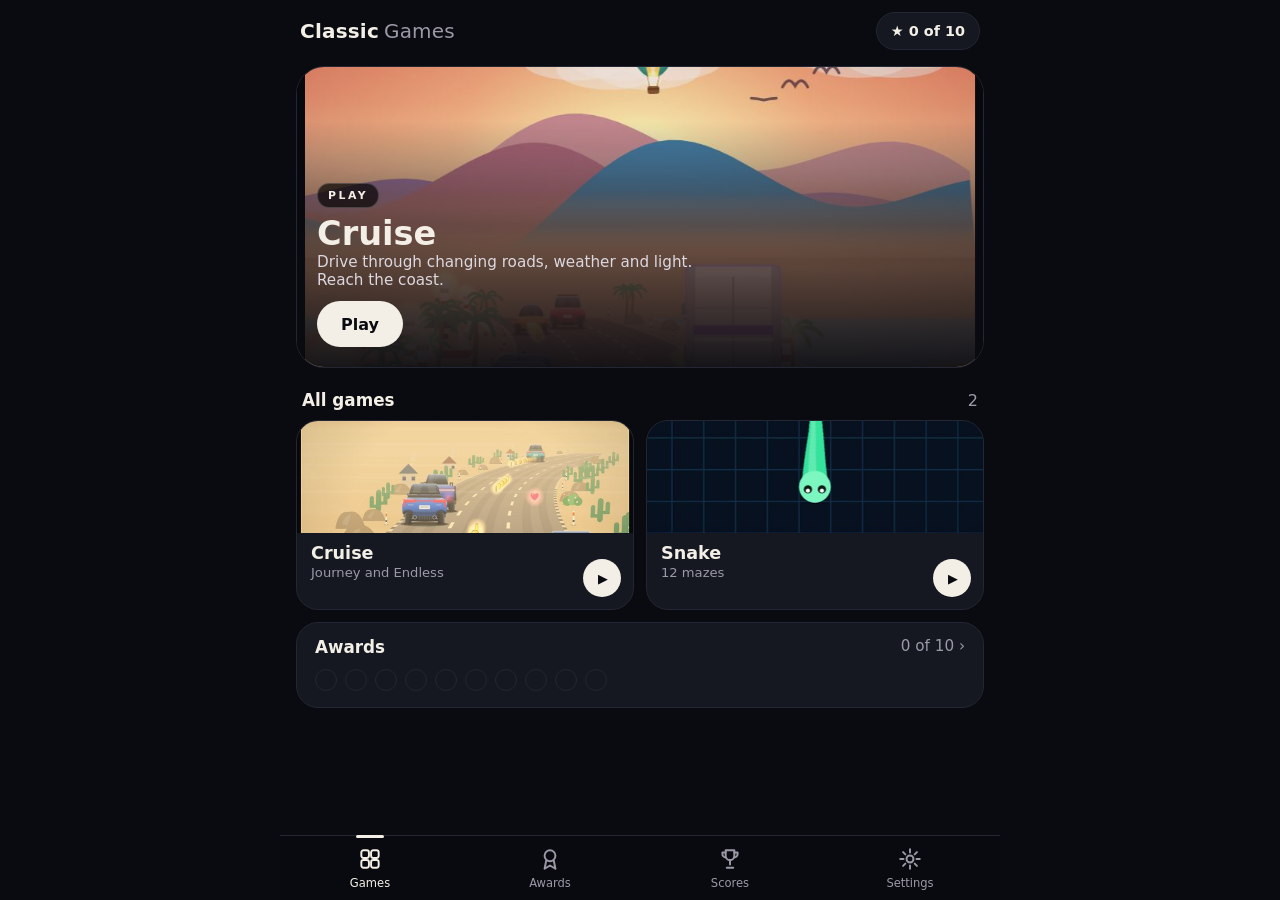
<file: index.html>
<!doctype html>
<html lang="en" data-theme="dark">
<head>
  <meta charset="utf-8">
  <meta name="viewport" content="width=device-width, initial-scale=1, viewport-fit=cover">
  <title>Classic Games</title>
  <meta name="description" content="Classic Games: small games, made with care. An early prototype.">
  <meta name="theme-color" content="#0a0b10">
  <link rel="stylesheet" href="launcher.css">
  <script src="src/storage.js" defer></script>
  <script src="src/engine.js" defer></script>
  <script src="launcher.js" defer></script>
</head>
<body>
  <header class="top">
    <a class="wordmark" href="./" aria-label="Classic Games home">Classic<span>Games</span></a>
    <button type="button" class="chip-btn" id="award-chip" data-go="awards" aria-label="Awards"><span aria-hidden="true">&#9733;</span> <span id="award-chip-text">0 of 10</span></button>
  </header>

  <main class="wrap" id="main">
    <!-- Games -->
    <section class="view" id="view-games" aria-labelledby="h-games">
      <h1 class="sr" id="h-games" tabindex="-1">Games</h1>
      <article class="hero" id="hero">
        <img id="hero-img" src="assets/hero-racer.jpg" alt="" width="874" height="620" loading="eager">
        <div class="hero-in">
          <span class="tag" id="hero-tag">PLAY</span>
          <h2 id="hero-title">Cruise</h2>
          <p id="hero-sub">Drive through changing roads, weather and light. Reach the coast.</p>
          <div class="pb" id="hero-pb" hidden><i id="hero-pb-fill"></i></div>
          <div class="btns">
            <a class="btn pri" id="hero-main" href="racer/">Play</a>
            <a class="btn ghost" id="hero-alt" href="racer/?new=1" hidden>New run</a>
          </div>
        </div>
      </article>

      <div class="sec"><h2>All games</h2><span id="game-count">2</span></div>
      <div class="tiles">
        <a class="tile" id="tile-racer" href="racer/" aria-label="Play Cruise">
          <span class="tile-chip" id="racer-chip" hidden></span>
          <img src="assets/tile-racer.jpg" alt="" width="640" height="439" loading="eager">
          <span class="tile-t"><b>Cruise</b><small id="racer-meta">Journey and Endless</small></span>
          <span class="go" aria-hidden="true">&#9654;</span>
        </a>
        <a class="tile" id="tile-snake" href="snake/" aria-label="Play Snake">
          <span class="tile-chip" id="snake-chip" hidden></span>
          <img src="assets/tile-snake.jpg" alt="" width="640" height="488" loading="eager">
          <span class="tile-t"><b>Snake</b><small id="snake-meta">12 mazes</small></span>
          <span class="go" aria-hidden="true">&#9654;</span>
        </a>
      </div>

      <button type="button" class="strip" data-go="awards">
        <span class="strip-h"><b>Awards</b><span id="strip-count">0 of 10 &rsaquo;</span></span>
        <span class="dots" id="strip-dots" aria-hidden="true"></span>
      </button>
    </section>

    <!-- Awards -->
    <section class="view" id="view-awards" aria-labelledby="h-awards" hidden>
      <h1 id="h-awards" tabindex="-1">Awards</h1>
      <p class="lede" id="award-lede"></p>
      <div id="award-list"></div>
    </section>

    <!-- Best scores -->
    <section class="view" id="view-scores" aria-labelledby="h-scores" hidden>
      <h1 id="h-scores" tabindex="-1">Best scores</h1>
      <div id="score-list"></div>
    </section>

    <!-- Settings -->
    <section class="view" id="view-settings" aria-labelledby="h-settings" hidden>
      <h1 id="h-settings" tabindex="-1">Settings</h1>
      <div class="grp" role="group" aria-labelledby="g-look">
        <h3 id="g-look">Appearance</h3>
        <div class="seg" data-pref="theme">
          <button type="button" data-val="dark" aria-pressed="true">Dark</button>
          <button type="button" data-val="light" aria-pressed="false">Light</button>
          <button type="button" data-val="auto" aria-pressed="false">Auto</button>
        </div>
        <p class="hint">Applies to the Games screen, Snake and Cruise. Auto follows your phone.</p>
      </div>
      <div class="grp" role="group" aria-labelledby="g-sound">
        <h3 id="g-sound">Sound</h3>
        <div class="seg" data-pref="sound">
          <button type="button" data-val="on" aria-pressed="true">On</button>
          <button type="button" data-val="off" aria-pressed="false">Off</button>
        </div>
        <h3 id="g-vib">Vibration</h3>
        <div class="seg" data-pref="haptics">
          <button type="button" data-val="on" aria-pressed="true">On</button>
          <button type="button" data-val="off" aria-pressed="false">Off</button>
        </div>
      </div>
      <div class="grp">
        <h3>Help</h3>
        <button type="button" class="row-btn" data-open="dlg-help">How to play <span aria-hidden="true">&rsaquo;</span></button>
        <button type="button" class="row-btn" data-open="dlg-about">About <span aria-hidden="true">&rsaquo;</span></button>
        <p class="hint">Each game keeps its own options (board, mazes, colours, car, pace) inside the game.</p>
      </div>
    </section>
  </main>

  <nav class="tabs" id="tabs" aria-label="Main">
    <button type="button" class="tab" data-go="games" aria-current="page"><svg viewBox="0 0 24 24" aria-hidden="true"><rect x="4" y="4" width="7" height="7" rx="2"/><rect x="13" y="4" width="7" height="7" rx="2"/><rect x="4" y="13" width="7" height="7" rx="2"/><rect x="13" y="13" width="7" height="7" rx="2"/></svg>Games</button>
    <button type="button" class="tab" data-go="awards"><svg viewBox="0 0 24 24" aria-hidden="true"><circle cx="12" cy="9" r="5"/><path d="M8.5 13.5 7 21l5-3 5 3-1.5-7.5"/></svg>Awards</button>
    <button type="button" class="tab" data-go="scores"><svg viewBox="0 0 24 24" aria-hidden="true"><path d="M8 4h8v5a4 4 0 0 1-8 0z"/><path d="M8 6H5v1.5A3 3 0 0 0 8 10.5M16 6h3v1.5a3 3 0 0 1-3 3M12 13v4M9 20h6"/></svg>Scores</button>
    <button type="button" class="tab" data-go="settings"><svg viewBox="0 0 24 24" aria-hidden="true"><circle cx="12" cy="12" r="3.2"/><path d="M12 3v3M12 18v3M3 12h3M18 12h3M5.6 5.6l2.1 2.1M16.3 16.3l2.1 2.1M5.6 18.4l2.1-2.1M16.3 7.7l2.1-2.1"/></svg>Settings</button>
  </nav>

  <dialog id="dlg-help" aria-labelledby="t-help"><h2 id="t-help" tabindex="-1">How to play</h2>
    <div class="dlg-scroll"><p><strong>Cruise:</strong> swipe left or right to change lane, or use the arrow keys. Pass close to traffic for combos, collect coins and hearts, and reach the end of the journey. Hold the ease off button to slow down, and use + and - to change the pace.</p>
    <p><strong>Snake:</strong> swipe on the board, use the direction buttons or the arrow keys. Eat the fruit, avoid walls, mazes and yourself.</p>
    <p>Each game has its own settings inside it. Leave a game with the Games button, or Exit to Games in its pause menu. Your progress is kept so you can continue later.</p></div><form method="dialog"><button class="btn pri">Close</button></form></dialog>
  <dialog id="dlg-about" aria-labelledby="t-about"><h2 id="t-about" tabindex="-1">About</h2>
    <div class="dlg-scroll"><p>Classic Games is an early prototype of small games made with care. Gameplay is inspired by classic mobile games and may differ from the originals.</p>
    <p>Everything is saved on this device. There are no accounts and no ads.</p></div><form method="dialog"><button class="btn pri">Close</button></form></dialog>
</body>
</html>
</file>
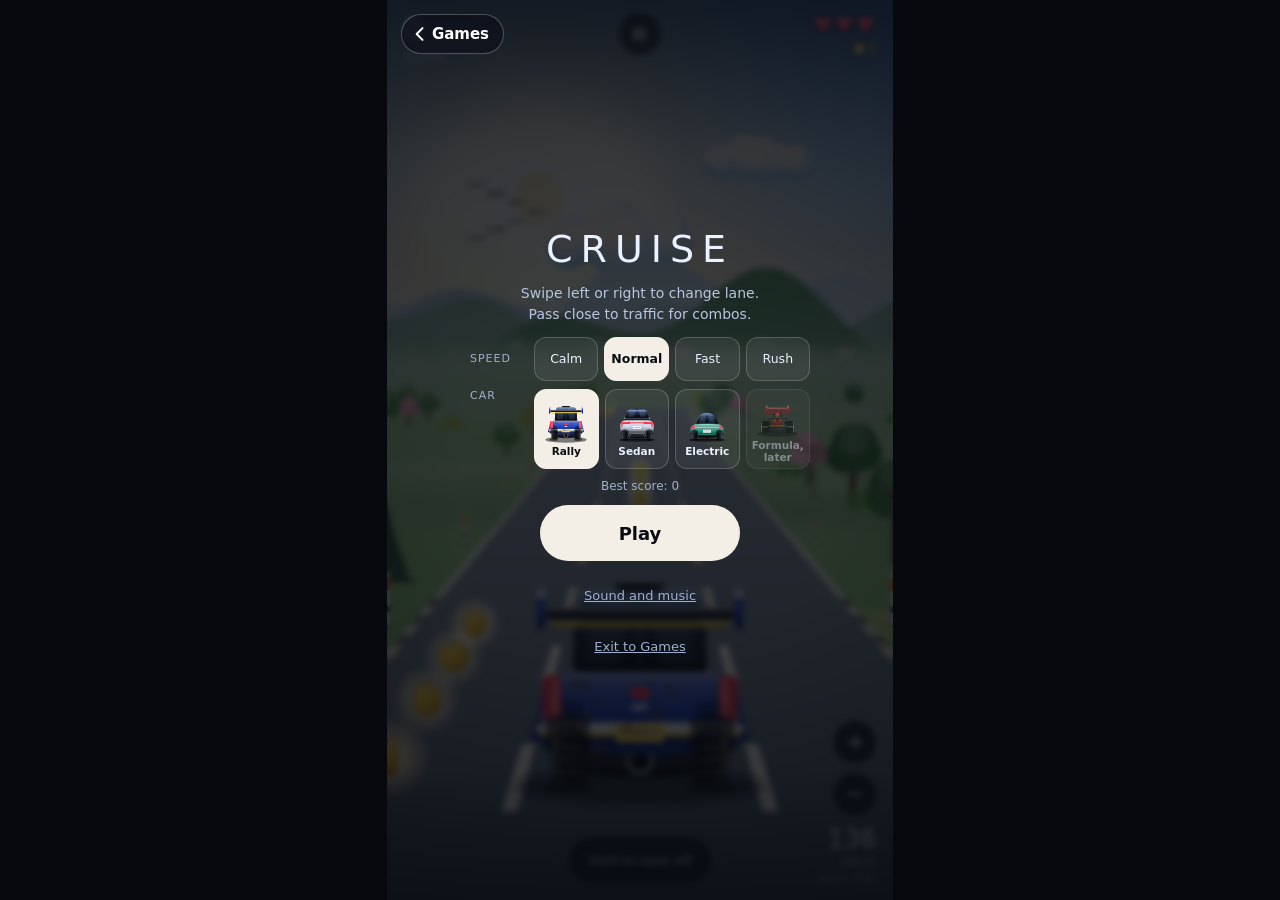
<file: racer/index.html>
<!doctype html>
<html lang="en">
<head>
  <meta charset="utf-8">
  <meta name="viewport" content="width=device-width, initial-scale=1, viewport-fit=cover">
  <title>Cruise | Classic Games</title>
  <meta name="description" content="Cruise, an early playable prototype of a Classic Games road game.">
  <link rel="stylesheet" href="racer.css">
  <script src="cars.js" defer></script>
  <script src="score.js" defer></script>
  <script src="enginesynth.js" defer></script>
  <script src="audio.js" defer></script>
  <script src="racer.js" defer></script>
</head>
<body>
  <main class="stage" id="stage">
    <canvas id="c" aria-label="Cruise road view. Swipe left or right, or use the arrow keys, to change lane."></canvas>

    <div class="hud" id="hud">
      <div class="score"><b id="dist">0</b><small>score</small></div>
      <button class="pausebtn" id="pause" type="button" aria-label="Pause">II</button>
      <div class="lv"><span id="hearts" aria-label="Lives"></span><span id="coinc">&#9679; 0</span></div>
      <div class="trip" id="trip" hidden><div class="bar"><u id="trip-fill"></u></div><div class="dots" id="trip-dots"></div><small id="trip-label"></small></div>
      <div class="chapter" id="chapter"><small id="ch-num"></small><b id="ch-name"></b></div>
      <div class="near" id="near" aria-live="polite"></div>
      <div class="hint" id="hint" hidden><span>&#8592;</span> Swipe or tap left and right to change lane <span>&#8594;</span></div>
      <button class="brake" id="brake" type="button" aria-pressed="false">Hold to ease off</button>
      <div class="spd"><div class="spdctl"><button type="button" id="spd-minus" aria-label="Slower">&minus;</button><button type="button" id="spd-plus" aria-label="Faster">+</button></div><b id="spd">0</b><small>km/h</small><small id="spd-pace" class="pace"></small></div>
    </div>

    <div class="overlay" id="ov" data-kind="menu">
      <a class="backpill" href="../" aria-label="Back to Games"><svg viewBox="0 0 24 24" aria-hidden="true" focusable="false"><path d="M15 5l-7 7 7 7"/></svg>Games</a>
      <p class="ov-title" id="ov-title">Cruise</p>
      <p class="ov-sub" id="ov-sub"></p>
      <div class="stats" id="ov-stats" hidden></div>
      <div class="opts" id="opts">
        <div class="opt" role="group" aria-label="Speed"><span>Speed</span><button type="button" data-speedidx="0">Calm</button><button type="button" data-speedidx="3">Normal</button><button type="button" data-speedidx="5">Fast</button><button type="button" data-speedidx="6">Rush</button></div>
        <div class="opt carsel" data-opt="car" role="group" aria-label="Your car"><span>Car</span><button type="button" data-val="rally"><img alt="" id="car-img-rally"><b>Rally</b></button><button type="button" data-val="sedan"><img alt="" id="car-img-sedan"><b>Sedan</b></button><button type="button" data-val="ev"><img alt="" id="car-img-ev"><b>Electric</b></button><button type="button" disabled class="soon"><img alt="" id="car-img-f1"><b>Formula, later</b></button></div>
        <p class="best" id="best-line"></p>
      </div>
      <button class="big" id="play" type="button">Play</button>
      <button class="big alt" id="cont" type="button" hidden>Continue</button>
      <button class="big alt" id="keep" type="button" hidden>Keep driving</button>
      <button class="link" id="sound-btn" type="button">Sound and music</button>
      <button class="link" id="menu-btn" type="button" hidden>Trip options</button>
      <a class="link" href="../">Exit to Games</a>
    </div>

    <div class="sheet" id="ps" hidden role="dialog" aria-label="Paused">
      <div class="grab"></div><h2>Paused</h2>
      <div class="row"><button class="b p" id="ps-resume" type="button">Resume</button><button class="b" id="ps-restart" type="button">Restart</button></div>
      <div class="row"><button class="b" id="ps-sound" type="button">Sound and music</button><a class="b out" href="../">Exit to Games</a></div>
    </div>

    <div class="sheet" id="ss" hidden role="dialog" aria-label="Sound and music">
      <div class="grab"></div><h2>Sound and music</h2>
      <div class="opt" data-opt="music" role="group" aria-label="Music"><span>Music</span><button type="button" data-val="on">On</button><button type="button" data-val="off">Off</button></div>
      <div class="opt" data-opt="sfx" role="group" aria-label="Effects"><span>Effects</span><button type="button" data-val="on">On</button><button type="button" data-val="off">Off</button></div>
      <div class="opt wrap" data-opt="style" role="group" aria-label="Music style"><span>Style</span><button type="button" data-val="auto">Auto</button><button type="button" data-val="drive">Drive</button><button type="button" data-val="cinematic">Cinematic</button><button type="button" data-val="piano">Piano</button><button type="button" data-val="electronic">Electronic</button><button type="button" data-val="acoustic">Acoustic</button></div>
      <label class="rng">Music volume<input id="vol-music" type="range" min="0" max="100" step="1"></label>
      <label class="rng">Effects volume<input id="vol-fx" type="range" min="0" max="100" step="1"></label>
      <label class="rng">Engine volume<input id="vol-engine" type="range" min="0" max="100" step="1"></label>
      <label class="rng">Bass<input id="vol-bass" type="range" min="0" max="100" step="1"></label>
      <div class="opt" data-opt="calm" role="group" aria-label="Calm mode"><span>Calm</span><button type="button" data-val="on">On</button><button type="button" data-val="off">Off</button></div>
      <p class="note">Calm mode is quieter, softer on the top end and has no sudden hits. The sound switch in the games menu turns all sound off.</p>
      <div class="row"><button class="b p" id="ss-close" type="button">Done</button></div>
    </div>
  </main>
</body>
</html>
</file>
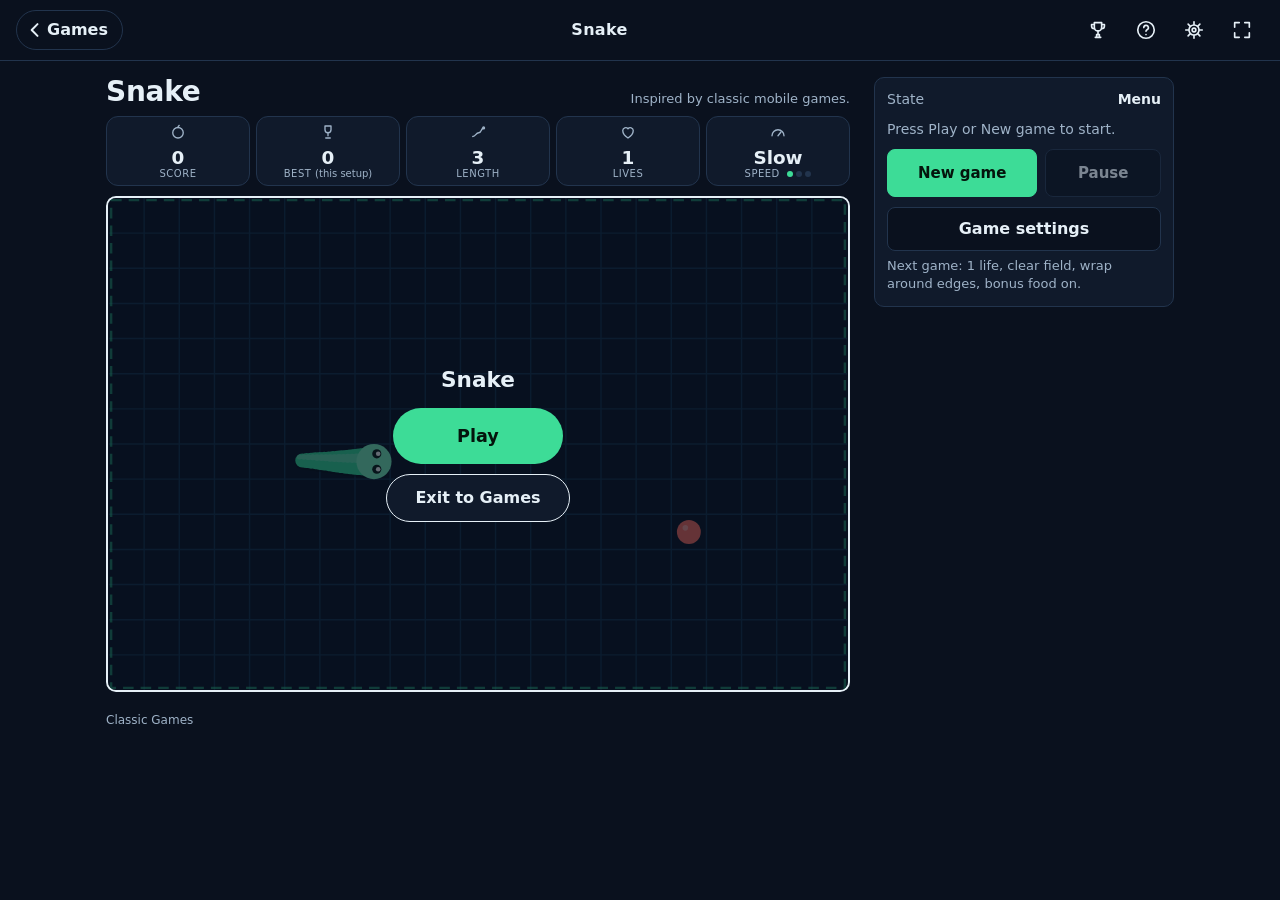
<file: snake/index.html>
<!doctype html>
<html lang="en" data-theme="colour">
<head>
  <meta charset="utf-8">
  <meta name="viewport" content="width=device-width, initial-scale=1, viewport-fit=cover">
  <title>Snake | Classic Games</title>
  <meta name="description" content="Snake, an early version of Classic Games.">
  <link rel="stylesheet" href="../styles.css">
  <script src="../src/engine.js" defer></script>
  <script src="../src/storage.js" defer></script>
  <script src="../src/skins.js" defer></script>
  <script src="../src/render.js" defer></script>
  <script src="../src/fx.js" defer></script>
  <script src="../src/sfx.js" defer></script>
  <script src="../src/main.js" defer></script>
</head>
<body>
  <header class="site-header" id="site-header">
    <a class="back" href="../" id="btn-back" aria-label="Back to Games"><svg viewBox="0 0 24 24" aria-hidden="true" focusable="false"><path d="M15 5l-7 7 7 7"/></svg>Games</a>
    <span class="app-title" aria-hidden="true">Snake</span>
    <nav class="header-actions" aria-label="Game information">
      <button type="button" class="icon-btn" data-open="dlg-top" aria-label="Top score">
        <svg viewBox="0 0 24 24" aria-hidden="true" focusable="false"><path d="M8 4h8v5a4 4 0 0 1-8 0z"/><path d="M8 6H5v1.5A3 3 0 0 0 8 10.5M16 6h3v1.5a3 3 0 0 1-3 3"/><path d="M12 13v4M9 20h6M10.5 17h3V20h-3z"/></svg>
        <span class="tip" aria-hidden="true">Top score</span>
      </button>
      <button type="button" class="icon-btn" data-open="dlg-help" aria-label="Instructions">
        <svg viewBox="0 0 24 24" aria-hidden="true" focusable="false"><circle cx="12" cy="12" r="9"/><path d="M9.6 9.4a2.5 2.5 0 1 1 3.5 2.3c-.7.4-1.1.9-1.1 1.7"/><path d="M12 17h.01"/></svg>
        <span class="tip" aria-hidden="true">Instructions</span>
      </button>
      <button type="button" class="icon-btn" data-open="dlg-settings" aria-label="App settings">
        <svg viewBox="0 0 24 24" aria-hidden="true" focusable="false"><circle cx="12" cy="12" r="5.5"/><circle cx="12" cy="12" r="2"/><path d="M12 3v3M12 18v3M3 12h3M18 12h3M5.6 5.6l2.1 2.1M16.3 16.3l2.1 2.1M18.4 5.6l-2.1 2.1M7.7 16.3l-2.1 2.1"/></svg>
        <span class="tip" aria-hidden="true">App settings</span>
      </button>
      <button type="button" class="icon-btn" id="btn-fullscreen" aria-label="Full screen" aria-pressed="false" hidden>
        <svg viewBox="0 0 24 24" aria-hidden="true" focusable="false"><path d="M4 9V4h5M20 9V4h-5M4 15v5h5M20 15v5h-5"/></svg>
        <span class="tip" aria-hidden="true" id="fullscreen-tip">Full screen</span>
      </button>
    </nav>
  </header>

  <main class="layout" id="layout" data-shape="wide">
    <section class="game" id="game" aria-labelledby="game-title">
      <div class="game-head">
        <h1 id="game-title">Snake</h1>
        <p class="tagline">Inspired by classic mobile games.</p>
      </div>

      <div class="hud" id="hud">
        <div class="cell"><svg class="i" viewBox="0 0 24 24" aria-hidden="true"><circle cx="12" cy="13" r="7"/><path d="M12 6c0-1.2.6-2.2 1.6-2.8"/></svg><b id="score">0</b><small>Score</small></div>
        <div class="cell"><svg class="i" viewBox="0 0 24 24" aria-hidden="true"><path d="M8 4h8v5a4 4 0 0 1-8 0z"/><path d="M12 13v4M9 20h6"/></svg><b id="best">0</b><small>Best <span id="best-note"></span></small></div>
        <div class="cell"><svg class="i" viewBox="0 0 24 24" aria-hidden="true"><path d="M5 18c4 0 4-5 8-5s3-6 6-6"/><circle cx="19.5" cy="6.5" r="1.2"/></svg><b id="length">3</b><small>Length</small></div>
        <div class="cell"><svg class="i" viewBox="0 0 24 24" aria-hidden="true"><path d="M12 20s-7-4.4-7-10a4 4 0 0 1 7-2.4A4 4 0 0 1 19 10c0 5.6-7 10-7 10z"/></svg><b id="lives">1</b><small>Lives</small></div>
        <button type="button" class="cell cell-btn" id="btn-speed" aria-label="Speed: Slow. Tap to change."><svg class="i" viewBox="0 0 24 24" aria-hidden="true"><path d="M4 17a8 8 0 1 1 16 0"/><path d="M12 17l4-5"/></svg><b id="speed-name">Slow</b><small>Speed <span class="speed-dots" id="speed-dots" data-level="1" aria-hidden="true"><i></i><i></i><i></i></span></small></button>
        <div class="cell cell-bonus" id="bonus-item" hidden><svg class="i" viewBox="0 0 24 24" aria-hidden="true"><path d="M12 4l7 8-7 8-7-8z"/></svg><b id="bonus-time">0</b><small>Bonus</small></div>
      </div>

      <div class="board-wrap">
        <div class="board" id="board" tabindex="0" role="img"
             aria-label="Snake board. Focus here to play with arrow keys or WASD; Space or P pauses. Swipe on the board to steer.">
          <canvas id="canvas" width="630" height="420"></canvas>
          <div class="overlay" id="overlay" hidden>
            <p id="overlay-text"></p>
            <div class="ov-btns">
              <button type="button" class="bigbtn" id="ov-primary" hidden></button>
              <button type="button" class="bigbtn alt" id="ov-secondary" hidden></button>
              <a class="bigbtn alt" id="ov-exit" href="../" hidden>Exit to Games</a>
            </div>
          </div>
        </div>
      </div>
    </section>

    <section class="panel" aria-label="Game controls">
      <p class="state-line"><span class="label">State</span> <strong id="state-name">Menu</strong></p>
      <p id="status" class="status" role="status" aria-live="polite">Press New game to start.</p>

      <div class="actions">
        <button type="button" class="btn btn-primary" id="btn-new">New game</button>
        <button type="button" class="btn" id="btn-pause" disabled>Pause</button>
        <button type="button" class="btn" id="btn-continue" disabled hidden>Continue</button>
        <button type="button" class="btn btn-dpad-toggle" id="btn-dpad" aria-label="Show direction buttons" aria-pressed="false">
          <svg viewBox="0 0 24 24" aria-hidden="true"><path d="M12 4v5M12 15v5M4 12h5M15 12h5"/></svg>
        </button>
      </div>

      <div class="setup">
        <button type="button" class="btn btn-setup" id="btn-setup" data-open="dlg-setup">Game settings</button>
        <p id="rules-line" class="rules-line"></p>
        <p id="rules-next" class="rules-line" hidden></p>
      </div>

      <div class="dpad" id="dpad" role="group" aria-label="Direction buttons">
        <button type="button" class="btn dpad-btn up" data-dir="Up" aria-label="Up"><svg viewBox="0 0 24 24" aria-hidden="true"><path d="M12 6l7 9H5z"/></svg></button>
        <button type="button" class="btn dpad-btn left" data-dir="Left" aria-label="Left"><svg viewBox="0 0 24 24" aria-hidden="true"><path d="M6 12l9-7v14z"/></svg></button>
        <button type="button" class="btn dpad-btn right" data-dir="Right" aria-label="Right"><svg viewBox="0 0 24 24" aria-hidden="true"><path d="M18 12l-9 7V5z"/></svg></button>
        <button type="button" class="btn dpad-btn down" data-dir="Down" aria-label="Down"><svg viewBox="0 0 24 24" aria-hidden="true"><path d="M12 18l-7-9h14z"/></svg></button>
      </div>
    </section>
  </main>

  <footer class="site-footer">
    <p>Classic Games</p>
  </footer>

  <dialog id="dlg-help" aria-labelledby="dlg-help-t">
    <h2 id="dlg-help-t" tabindex="-1">Instructions</h2>
    <div class="dlg-scroll" tabindex="0" role="region" aria-labelledby="dlg-help-t">
      <p>Guide the snake to the round fruit. Each one adds a segment and a point. Hitting a maze block or yourself costs a life. With Solid walls, hitting a wall costs a life too. In the default Classic mode, losing a life ends the run.</p>
      <p><strong>Bonus food:</strong> a diamond with a ring appears now and then. The ring empties as time runs out. Eating it gives extra points and does not grow the snake. Missing it costs nothing.</p>
      <p><strong>Edges and mazes:</strong> with Wrap around, leaving one edge brings you back on the opposite edge. Maze blocks are always solid. Choose these in Game settings before a run.</p>
      <p><strong>Steering:</strong> swipe on the board, use the direction buttons, or use the arrow keys or WASD while the board is focused. Space or P pauses and resumes.</p>
      <p>The run starts with your first direction. The game pauses when the tab is hidden, and you resume it yourself.</p>
      <p class="about"><strong>About:</strong> An early version of Classic Games. Gameplay may differ from the originals.</p>
    </div>
    <form method="dialog" class="dlg-foot"><button class="btn btn-primary">Close</button></form>
  </dialog>

  <dialog id="dlg-top" aria-labelledby="dlg-top-t">
    <h2 id="dlg-top-t" tabindex="-1">Top score</h2>
    <div class="dlg-scroll" tabindex="0" role="region" aria-labelledby="dlg-top-t">
      <p id="top-text">No score yet.</p>
      <ul id="top-list" class="top-list"></ul>
      <p class="hint" id="top-note">Scores are kept separately for each speed and saved on this device.</p>
    </div>
    <form method="dialog" class="dlg-foot"><button class="btn btn-primary">Close</button></form>
  </dialog>

  <dialog id="dlg-confirm" aria-labelledby="dlg-confirm-t">
    <h2 id="dlg-confirm-t">Start a new game?</h2>
    <p>The current run will be discarded.</p>
    <form method="dialog" class="dialog-actions">
      <button class="btn" value="cancel" autofocus>Keep playing</button>
      <button class="btn btn-primary" value="confirm">New game</button>
    </form>
  </dialog>

  <dialog id="dlg-settings" aria-labelledby="dlg-set-t">
    <h2 id="dlg-set-t" tabindex="-1">App settings</h2>
    <div class="dlg-scroll">
      <fieldset>
        <legend>Theme</legend>
        <label class="radio"><input type="radio" name="theme" value="colour" checked> Colour</label>
        <label class="radio"><input type="radio" name="theme" value="lcd"> LCD</label>
        <label class="radio"><input type="radio" name="theme" value="night"> Night</label>
      </fieldset>
      <fieldset id="fs-sound">
        <legend>Sound</legend>
        <label class="radio"><input type="radio" name="sound" value="on" checked> Sound on</label>
        <label class="radio"><input type="radio" name="sound" value="off"> Sound off</label>
      </fieldset>
      <fieldset id="fs-haptics">
        <legend>Vibration</legend>
        <label class="radio"><input type="radio" name="haptics" value="on" checked> Vibration on</label>
        <label class="radio"><input type="radio" name="haptics" value="off"> Vibration off</label>
        <p class="hint">Vibration works on most Android phones. iPhone does not allow it in the browser.</p>
      </fieldset>
      <p class="hint">These apply to every game on Classic Games. Options for the game itself are in Game settings, under the board.</p>
    </div>
    <form method="dialog" class="dlg-foot"><button class="btn btn-primary">Close</button></form>
  </dialog>

  <dialog id="dlg-setup" aria-labelledby="dlg-setup-t">
    <h2 id="dlg-setup-t" tabindex="-1">Game settings</h2>
    <div class="dlg-scroll">
      <p class="hint" id="setup-summary">These rules apply to the next run.</p>
      <fieldset id="fs-snakecolour">
        <legend>Colour</legend>
        <div class="swatches">
          <label class="radio sw"><input type="radio" name="snakecolour" value="green" checked><span class="chipdot" data-colour="green"></span> Green</label>
          <label class="radio sw"><input type="radio" name="snakecolour" value="cyan"><span class="chipdot" data-colour="cyan"></span> Cyan</label>
          <label class="radio sw"><input type="radio" name="snakecolour" value="blue"><span class="chipdot" data-colour="blue"></span> Blue</label>
          <label class="radio sw"><input type="radio" name="snakecolour" value="violet"><span class="chipdot" data-colour="violet"></span> Violet</label>
          <label class="radio sw"><input type="radio" name="snakecolour" value="pink"><span class="chipdot" data-colour="pink"></span> Pink</label>
          <label class="radio sw"><input type="radio" name="snakecolour" value="lime"><span class="chipdot" data-colour="lime"></span> Lime</label>
        </div>
        <p class="hint" id="colour-note">The LCD theme keeps its own look.</p>
      </fieldset>
      <fieldset id="fs-snakestyle">
        <legend>Style</legend>
        <label class="radio"><input type="radio" name="snakestyle" value="smooth" checked> Smooth</label>
        <label class="radio"><input type="radio" name="snakestyle" value="pixel"> Pixel blocks</label>
      </fieldset>
      <fieldset id="fs-fx">
        <legend>Effects</legend>
        <label class="radio"><input type="radio" name="fx" value="on" checked> Animations on</label>
        <label class="radio"><input type="radio" name="fx" value="off"> Animations off</label>
        <p class="hint" id="fx-note">Blinking, sparkles, floating scores and shake on game over. They follow your phone's Reduce motion setting until you choose.</p>
      </fieldset>
      <fieldset id="fs-speed">
        <legend>Speed</legend>
        <label class="radio"><input type="radio" name="speed" value="slow" checked> Slow <small>(300 ms per step)</small></label>
        <label class="radio"><input type="radio" name="speed" value="medium"> Medium <small>(220 ms per step)</small></label>
        <label class="radio"><input type="radio" name="speed" value="fast"> Fast <small>(150 ms per step)</small></label>
        <p class="hint" id="speed-note">Applies to new games.</p>
        <p class="hint">Speed choices are comfort settings, not original game levels.</p>
      </fieldset>
      <fieldset id="fs-board">
        <legend>Map</legend>
        <div class="boards">
          <label class="radio tile"><input type="radio" name="board" value="clear" checked><canvas class="thumb" width="84" height="56" aria-hidden="true"></canvas><span>Clear field</span></label>
          <label class="radio tile"><input type="radio" name="board" value="pillars"><canvas class="thumb" width="84" height="56" aria-hidden="true"></canvas><span>Pillars maze</span></label>
          <label class="radio tile"><input type="radio" name="board" value="gate"><canvas class="thumb" width="84" height="56" aria-hidden="true"></canvas><span>Gate maze</span></label>
          <label class="radio tile"><input type="radio" name="board" value="frame"><canvas class="thumb" width="84" height="56" aria-hidden="true"></canvas><span>Frame maze</span></label>
          <label class="radio tile"><input type="radio" name="board" value="corners"><canvas class="thumb" width="84" height="56" aria-hidden="true"></canvas><span>Corners maze</span></label>
          <label class="radio tile"><input type="radio" name="board" value="tunnels"><canvas class="thumb" width="84" height="56" aria-hidden="true"></canvas><span>Tunnels maze</span></label>
          <label class="radio tile"><input type="radio" name="board" value="zigzag"><canvas class="thumb" width="84" height="56" aria-hidden="true"></canvas><span>Zigzag maze</span></label>
          <label class="radio tile"><input type="radio" name="board" value="rooms"><canvas class="thumb" width="84" height="56" aria-hidden="true"></canvas><span>Rooms maze</span></label>
          <label class="radio tile"><input type="radio" name="board" value="diamond"><canvas class="thumb" width="84" height="56" aria-hidden="true"></canvas><span>Diamond maze</span></label>
          <label class="radio tile"><input type="radio" name="board" value="islands"><canvas class="thumb" width="84" height="56" aria-hidden="true"></canvas><span>Islands maze</span></label>
          <label class="radio tile"><input type="radio" name="board" value="staircase"><canvas class="thumb" width="84" height="56" aria-hidden="true"></canvas><span>Staircase maze</span></label>
          <label class="radio tile"><input type="radio" name="board" value="bars"><canvas class="thumb" width="84" height="56" aria-hidden="true"></canvas><span>Bars maze</span></label>
        </div>
      </fieldset>
      <fieldset id="fs-edges">
        <legend>Walls</legend>
        <label class="radio"><input type="radio" name="edges" value="wrap" checked> Wrap around</label>
        <label class="radio"><input type="radio" name="edges" value="walls"> Solid walls</label>
        <p class="hint">Solid walls cost a life when you touch the edge. Maze blocks are always solid.</p>
      </fieldset>
      <fieldset id="fs-lives">
        <legend>Lives</legend>
        <label class="radio"><input type="radio" name="lives" value="classic" checked> Classic <small>(one life)</small></label>
        <label class="radio"><input type="radio" name="lives" value="extra"> Extra lives <small>(three lives)</small></label>
        <label class="radio"><input type="radio" name="lives" value="unlimited"> Unlimited <small>(assist mode)</small></label>
        <p class="hint">Unlimited is an optional assist. Collisions never end the run.</p>
      </fieldset>
      <fieldset id="fs-bonus">
        <legend>Bonus</legend>
        <label class="radio"><input type="radio" name="bonus" value="on" checked> On</label>
        <label class="radio"><input type="radio" name="bonus" value="off"> Off</label>
        <p class="hint" id="rules-note">Game settings: rules apply to the next run. Mazes, wrap, lives and bonus food are Classic Games choices, not verified original rules.</p>
      </fieldset>
    </div>
    <form method="dialog" class="dlg-foot"><button class="btn btn-primary">Close</button></form>
  </dialog>
</body>
</html>
</file>
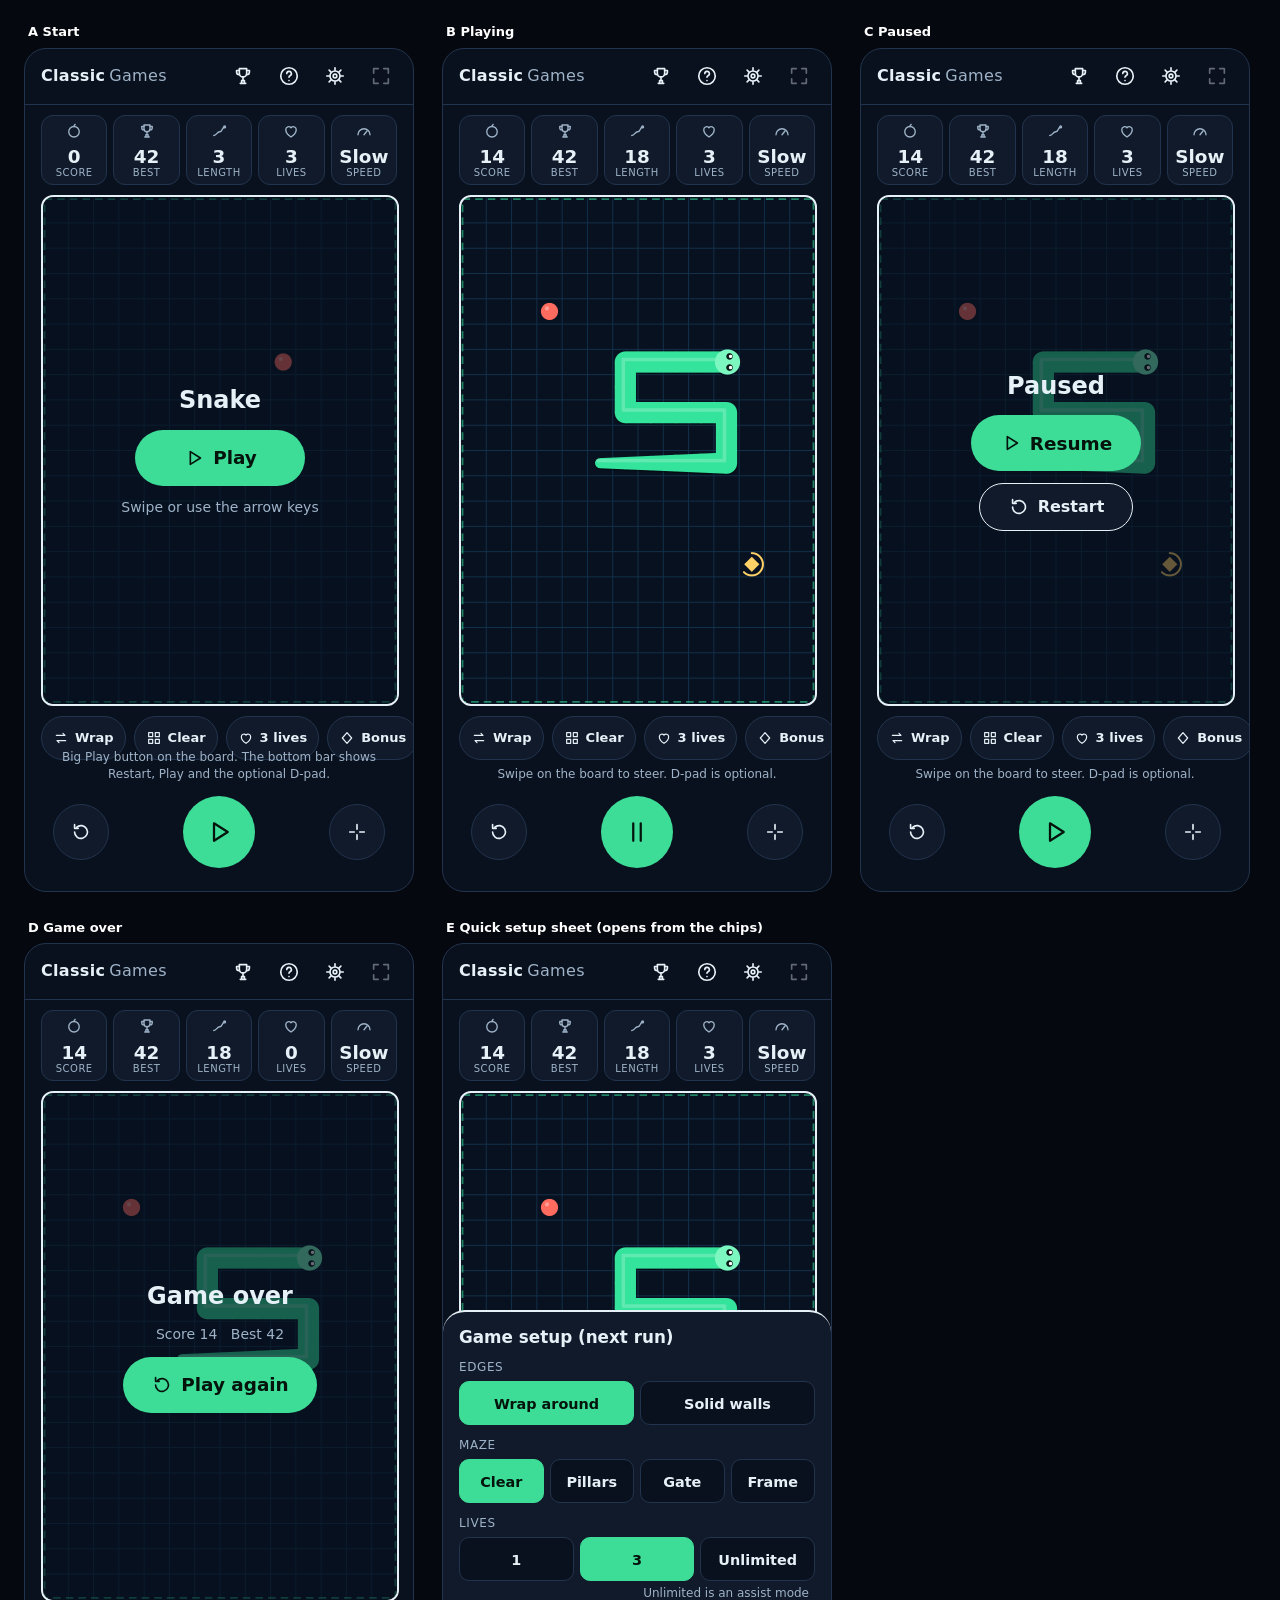
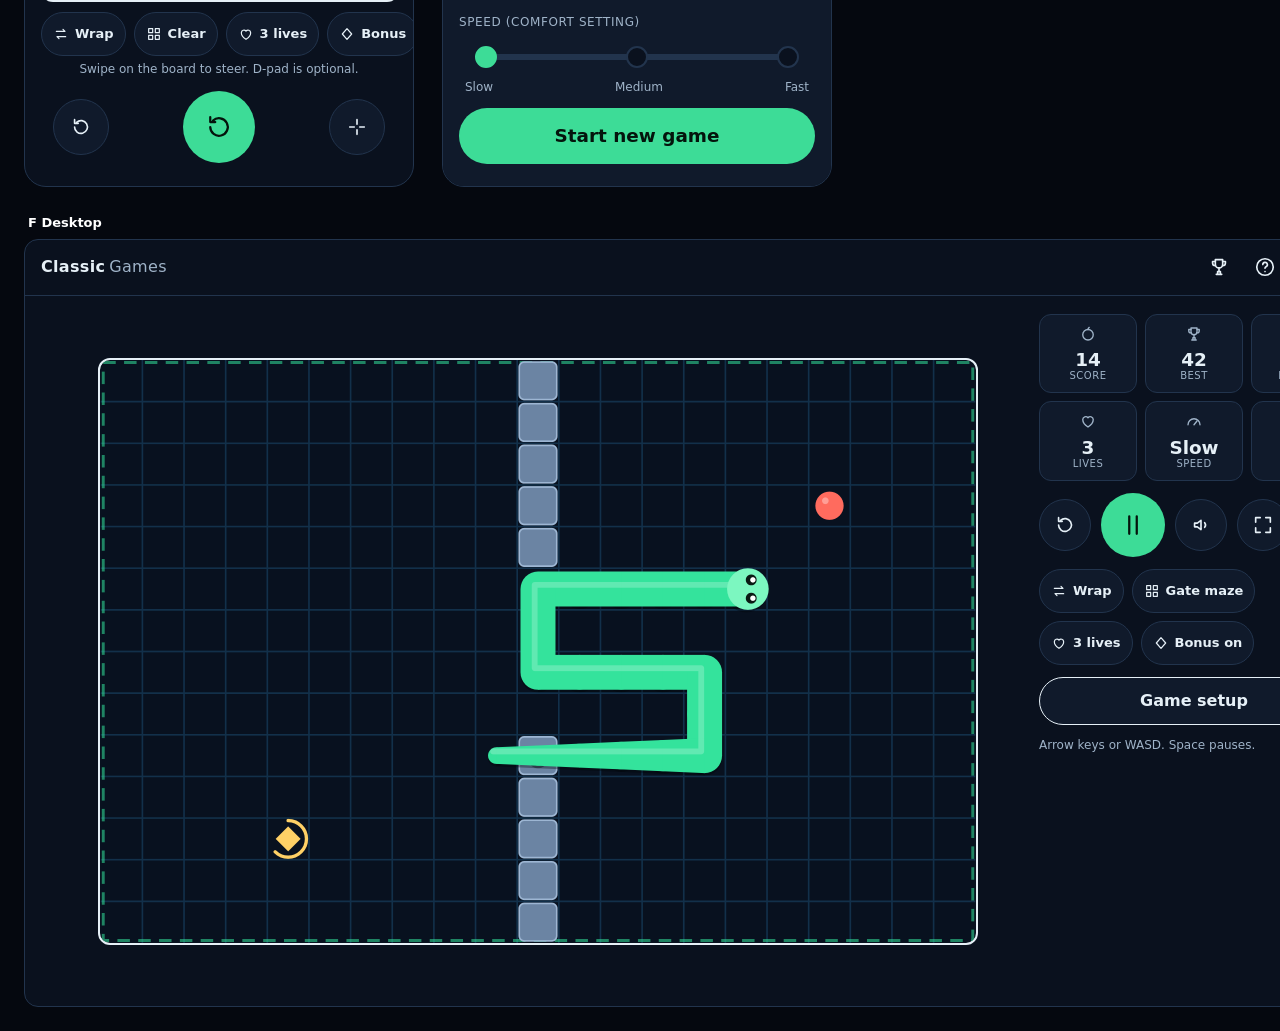
<file: docs/mockups/index.html>
<!doctype html>
<html lang="en" data-theme="night">
<head>
<meta charset="utf-8">
<meta name="viewport" content="width=device-width, initial-scale=1">
<title>Snake layout mockups (not the game)</title>
<link rel="stylesheet" href="../../styles.css">
<style>
  /* Mockup only. Static frames drawn with the real renderer. Not part of the game. */
  body { background: #05080f; padding: 24px; display: flex; flex-wrap: wrap; gap: 28px; align-items: flex-start; }
  html[data-theme="colour"] body { background: #cfc8b6; }
  html[data-theme="lcd"] body { background: #98a971; }
  .frame { position: relative; flex: none; background: var(--bg); color: var(--ink); overflow: hidden; border-radius: 22px; border: 1px solid var(--line); font-family: var(--font); }
  .phone { width: 390px; height: 844px; }
  .desk { width: 1366px; height: 768px; border-radius: 14px; }
  .m-top { display: flex; align-items: center; justify-content: space-between; padding: 6px 10px 6px 16px; height: 56px; border-bottom: 1px solid var(--line); }
  .m-top .wm { font-weight: 700; letter-spacing: .02em; } .m-top .wm span { font-weight: 400; color: var(--muted); margin-left: .25em; }
  .m-ic { display: flex; gap: 2px; }
  .m-ic i { width: 44px; height: 44px; display: grid; place-items: center; border-radius: 10px; font-style: normal; }
  .m-ic i.off { opacity: .4; }
  svg.i { width: 22px; height: 22px; fill: none; stroke: currentColor; stroke-width: 1.8; stroke-linecap: round; stroke-linejoin: round; }
  .m-hud { display: grid; grid-template-columns: repeat(5, 1fr); gap: 6px; padding: 10px 16px 8px; }
  .cell { text-align: center; background: var(--surface); border: 1px solid var(--line); border-radius: 12px; padding: 6px 2px 5px; }
  .cell svg.i { width: 18px; height: 18px; color: var(--muted); }
  .cell b { display: block; font-size: 1.15rem; line-height: 1.15; font-variant-numeric: tabular-nums; }
  .cell small { display: block; font-size: .625rem; color: var(--muted); letter-spacing: .05em; text-transform: uppercase; }
  .boardbox { position: relative; margin: 0 16px; border: 2px solid var(--ink); border-radius: 12px; background: var(--board); overflow: hidden; }
  .boardbox canvas { display: block; width: 100%; height: 100%; }
  .veil { position: absolute; inset: 0; display: grid; place-content: center; justify-items: center; gap: 12px; background: color-mix(in srgb, var(--board) 62%, transparent); text-align: center; }
  .veil h3 { margin: 0; font-size: 1.5rem; }
  .veil p { margin: 0; color: var(--muted); font-size: .875rem; }
  .bigbtn { min-width: 170px; height: 56px; padding: 0 28px; border-radius: 999px; background: var(--accent); color: var(--accent-ink); font-weight: 700; font-size: 1.15rem; display: inline-flex; align-items: center; justify-content: center; gap: 8px; border: 0; }
  .bigbtn.alt { background: var(--surface); color: var(--ink); border: 1px solid var(--ink); min-width: 140px; height: 48px; font-size: 1rem; }
  .chips { display: flex; gap: 8px; padding: 10px 16px 0; flex-wrap: nowrap; }
  .chip { height: 36px; padding: 0 11px; display: inline-flex; align-items: center; gap: 6px; font-size: .8125rem; font-weight: 600; background: var(--surface); border: 1px solid var(--line); border-radius: 999px; white-space: nowrap; }
  .chip svg.i { width: 16px; height: 16px; }
  .m-ctl { position: absolute; left: 0; right: 0; bottom: 0; height: 104px; display: flex; align-items: center; justify-content: space-between; padding: 0 28px 14px; }
  .round { width: 56px; height: 56px; border-radius: 50%; background: var(--surface); border: 1px solid var(--line); display: grid; place-items: center; }
  .round.main { width: 72px; height: 72px; background: var(--accent); color: var(--accent-ink); border: 0; }
  .round.main svg.i { width: 30px; height: 30px; }
  .note { position: absolute; left: 16px; right: 16px; bottom: 108px; text-align: center; font-size: .75rem; color: var(--muted); }
  .sheet { position: absolute; left: 0; right: 0; bottom: 0; background: var(--surface); border-top: 2px solid var(--ink); border-radius: 22px 22px 0 0; padding: 14px 16px 22px; }
  .sheet h4 { margin: 0 0 10px; font-size: 1.05rem; }
  .row { margin: 0 0 12px; } .row label { display: block; font-size: .75rem; color: var(--muted); margin-bottom: 5px; text-transform: uppercase; letter-spacing: .05em; }
  .seg { display: flex; gap: 6px; } .seg span { flex: 1; text-align: center; height: 44px; line-height: 44px; border-radius: 10px; border: 1px solid var(--line); background: var(--bg); font-weight: 600; font-size: .9rem; }
  .seg span.on { background: var(--accent); color: var(--accent-ink); border-color: var(--accent); }
  .slider { position: relative; height: 44px; display: flex; align-items: center; padding: 0 16px; }
  .slider .track { position: absolute; left: 22px; right: 22px; height: 6px; background: var(--line); border-radius: 3px; }
  .slider .stops { position: relative; width: 100%; display: flex; justify-content: space-between; }
  .slider .stops i { width: 22px; height: 22px; border-radius: 50%; background: var(--bg); border: 2px solid var(--line); display: block; }
  .slider .stops i.on { background: var(--accent); border-color: var(--accent); }
  .slabels { display: flex; justify-content: space-between; font-size: .75rem; color: var(--muted); padding: 0 6px; }
  .cap { font: 600 13px/1.2 system-ui; color: #fff; margin: 0 0 8px 4px; }
  html[data-theme="colour"] .cap, html[data-theme="lcd"] .cap { color: #1c1b17; }
  .wrap { flex: none; }
  /* desktop */
  .d-main { display: grid; grid-template-columns: 1fr 310px; gap: 28px; padding: 18px 40px; height: calc(768px - 56px); }
  .d-board { display: grid; place-items: center; }
  .d-side { display: grid; gap: 12px; align-content: start; }
  .d-side .cells { display: grid; grid-template-columns: repeat(3, 1fr); gap: 8px; }
  .d-side .cell { padding: 10px 4px; }
  .d-btns { display: flex; gap: 10px; align-items: center; }
  .d-btns .round { width: 52px; height: 52px; }
  .d-btns .round.main { width: 64px; height: 64px; }
</style>
</head>
<body>
<script src="../../src/engine.js"></script>
<script src="../../src/render.js"></script>
<script>
(function () {
  var q = new URLSearchParams(location.search);
  var theme = q.get('theme') || 'night';
  document.documentElement.setAttribute('data-theme', theme);
  var E = window.SnakeEngine, Rn = window.SnakeRender;
  var css = function (n) { return getComputedStyle(document.documentElement).getPropertyValue(n).trim(); };
  var pal = function () { return { boardLine: css('--board-line'), snake: css('--snake'), snakeHead: css('--snake-head'), snakeEdge: css('--snake-edge'), shine: css('--shine'), eye: css('--eye'), pupil: css('--pupil'), food: css('--food'), bonus: css('--bonus'), obstacle: css('--obstacle'), obstacleEdge: css('--obstacle-edge') }; };

  var P = {
    trophy: '<path d="M8 4h8v5a4 4 0 0 1-8 0z"/><path d="M8 6H5v1.5A3 3 0 0 0 8 10.5M16 6h3v1.5a3 3 0 0 1-3 3"/><path d="M12 13v4M9 20h6M10.5 17h3V20h-3z"/>',
    help: '<circle cx="12" cy="12" r="9"/><path d="M9.6 9.4a2.5 2.5 0 1 1 3.5 2.3c-.7.4-1.1.9-1.1 1.7"/><path d="M12 17h.01"/>',
    gear: '<circle cx="12" cy="12" r="5.5"/><circle cx="12" cy="12" r="2"/><path d="M12 3v3M12 18v3M3 12h3M18 12h3M5.6 5.6l2.1 2.1M16.3 16.3l2.1 2.1M18.4 5.6l-2.1 2.1M7.7 16.3l-2.1 2.1"/>',
    full: '<path d="M4 9V4h5M20 9V4h-5M4 15v5h5M20 15v5h-5"/>',
    apple: '<circle cx="12" cy="13" r="7"/><path d="M12 6c0-1.2.6-2.2 1.6-2.8"/>',
    snake: '<path d="M5 18c4 0 4-5 8-5s3-6 6-6"/><circle cx="19.5" cy="6.5" r="1.2"/>',
    heart: '<path d="M12 20s-7-4.4-7-10a4 4 0 0 1 7-2.4A4 4 0 0 1 19 10c0 5.6-7 10-7 10z"/>',
    gauge: '<path d="M4 17a8 8 0 1 1 16 0"/><path d="M12 17l4-5"/>',
    pause: '<path d="M9 5v14M15 5v14"/>',
    play: '<path d="M8 5l11 7-11 7z"/>',
    restart: '<path d="M5 12a7 7 0 1 0 2.2-5.1"/><path d="M5 4v4h4"/>',
    dpad: '<path d="M12 4v5M12 15v5M4 12h5M15 12h5"/>',
    sound: '<path d="M5 10v4h3l4 3V7L8 10z"/><path d="M16 9.5a4 4 0 0 1 0 5"/>',
    wrap: '<path d="M5 8h13l-3-3M19 16H6l3 3"/>',
    maze: '<path d="M4 4h6v6H4zM14 4h6v6h-6zM4 14h6v6H4zM14 14h6v6h-6z"/>',
    diamond: '<path d="M12 4l7 8-7 8-7-8z"/>'
  };
  var ic = function (n, c) { return '<svg class="i ' + (c || '') + '" viewBox="0 0 24 24" aria-hidden="true">' + P[n] + '</svg>'; };

  // boards: [cols, rows] and a winding snake
  var SNAKE_P = [[10,6],[9,6],[8,6],[7,6],[6,6],[6,7],[6,8],[7,8],[8,8],[9,8],[10,8],[10,9],[10,10],[9,10],[8,10],[7,10],[6,10],[5,10]];
  var SNAKE_L = [[15,5],[14,5],[13,5],[12,5],[11,5],[10,5],[10,6],[10,7],[11,7],[12,7],[13,7],[14,7],[14,8],[14,9],[13,9],[12,9],[11,9],[10,9],[9,9]];
  function game(kind, over) {
    var cols = kind === 'p' ? 14 : 21, rows = kind === 'p' ? 20 : 14;
    var g = E.createGame({ seed: 3, cols: cols, rows: rows, lives: 'extra' });
    return Object.assign({}, g, over || {});
  }
  function toCells(a) { return a.map(function (c) { return { x: c[0], y: c[1] }; }); }
  function mkCanvas(box, g, w, h) {
    var c = document.createElement('canvas'); var dpr = 2;
    c.width = w * dpr; c.height = h * dpr; box.appendChild(c);
    Rn.draw(c.getContext('2d'), g, pal(), c.width, c.height);
  }
  var capText = '';
  function el(html, cls) { var w = document.createElement('div'); w.className = 'wrap'; var c = document.createElement('div'); c.className = 'cap'; c.textContent = capText; w.appendChild(c); var d = document.createElement('div'); d.className = cls; d.innerHTML = html; w.appendChild(d); document.body.appendChild(w); return d; }

  var top = function (extra) { return '<div class="m-top"><div class="wm">Classic<span>Games</span></div><div class="m-ic"><i>' + ic('trophy') + '</i><i>' + ic('help') + '</i><i>' + ic('gear') + '</i><i class="off">' + ic('full') + '</i></div></div>'; };
  var hud = function (s) { return '<div class="m-hud">' +
    '<div class="cell">' + ic('apple') + '<b>' + s.score + '</b><small>Score</small></div>' +
    '<div class="cell">' + ic('trophy') + '<b>' + s.best + '</b><small>Best</small></div>' +
    '<div class="cell">' + ic('snake') + '<b>' + s.len + '</b><small>Length</small></div>' +
    '<div class="cell">' + ic('heart') + '<b>' + s.lives + '</b><small>Lives</small></div>' +
    '<div class="cell">' + ic('gauge') + '<b>' + s.speed + '</b><small>Speed</small></div></div>'; };
  var chips = '<div class="chips"><span class="chip">' + ic('wrap') + 'Wrap</span><span class="chip">' + ic('maze') + 'Clear</span><span class="chip">' + ic('heart') + '3 lives</span><span class="chip">' + ic('diamond') + 'Bonus</span></div>';
  var ctl = function (main) { return '<div class="m-ctl"><span class="round">' + ic('restart') + '</span><span class="round main">' + ic(main) + '</span><span class="round">' + ic('dpad') + '</span></div>'; };
  var tag = function (t) { capText = t; return ''; };
  var BW = 358, BH = 511; // phone board: portrait 14 x 20 cells

  function phone(name, o) {
    var f = el(tag(name) + top() + hud(o.hud) + '<div class="boardbox" id="b-' + o.id + '" style="width:' + BW + 'px;height:' + BH + 'px;margin-top:2px"></div>' + (o.sheet ? '' : chips) + (o.sheet ? '' : ctl(o.main || 'pause')) + (o.sheet ? '' : '<div class="note">' + (o.note || 'Swipe on the board to steer. D-pad is optional.') + '</div>'), 'frame phone');
    var box = f.querySelector('#b-' + o.id);
    var g = game('p', o.state);
    mkCanvas(box, g, BW - 4, BH - 4);
    if (o.veil) { var v = document.createElement('div'); v.className = 'veil'; v.innerHTML = o.veil; box.appendChild(v); }
    if (o.sheet) { var s = document.createElement('div'); s.className = 'sheet'; s.innerHTML = o.sheet; f.appendChild(s); }
    return f;
  }

  var playState = { snake: toCells(SNAKE_P), dir: 'right', food: { x: 3, y: 4 }, bonusItem: { x: 11, y: 14, ticksLeft: 15 }, bonusTicks: 24, score: 14, status: 'running' };
  var HUD = { score: 14, best: 42, len: 18, lives: 3, speed: 'Slow' };

  var which = q.get('only');
  var want = function (n) { return !which || which.split(',').indexOf(n) >= 0; };
  if (want('start')) phone('A  Start', { id: 'a', hud: { score: 0, best: 42, len: 3, lives: 3, speed: 'Slow' }, state: { food: { x: 9, y: 6 } },
    veil: '<h3>Snake</h3><span class="bigbtn">' + ic('play') + ' Play</span><p>Swipe or use the arrow keys</p>', main: 'play', note: 'Big Play button on the board. The bottom bar shows Restart, Play and the optional D-pad.' });
  if (want('play')) phone('B  Playing', { id: 'b', hud: HUD, state: playState });
  if (want('paused')) phone('C  Paused', { id: 'c', hud: HUD, state: playState, main: 'play',
    veil: '<h3>Paused</h3><span class="bigbtn">' + ic('play') + ' Resume</span><span class="bigbtn alt">' + ic('restart') + ' Restart</span>' });
  if (want('over')) phone('D  Game over', { id: 'd', hud: { score: 14, best: 42, len: 18, lives: 0, speed: 'Slow' }, state: Object.assign({}, playState, { status: 'over', bonusItem: null }), main: 'restart',
    veil: '<h3>Game over</h3><p>Score 14 &nbsp; Best 42</p><span class="bigbtn">' + ic('restart') + ' Play again</span>' });
  if (want('setup')) phone('E  Quick setup sheet (opens from the chips)', { id: 'e', hud: HUD, state: playState, sheet:
    '<h4>Game setup (next run)</h4>' +
    '<div class="row"><label>Edges</label><div class="seg"><span class="on">Wrap around</span><span>Solid walls</span></div></div>' +
    '<div class="row"><label>Maze</label><div class="seg"><span class="on">Clear</span><span>Pillars</span><span>Gate</span><span>Frame</span></div></div>' +
    '<div class="row"><label>Lives</label><div class="seg"><span>1</span><span class="on">3</span><span>Unlimited</span></div><div class="slabels" style="margin-top:4px"><span></span><span></span><span>Unlimited is an assist mode</span></div></div>' +
    '<div class="row"><label>Speed (comfort setting)</label><div class="slider"><div class="track"></div><div class="stops"><i class="on"></i><i></i><i></i></div></div><div class="slabels"><span>Slow</span><span>Medium</span><span>Fast</span></div></div>' +
    '<span class="bigbtn" style="width:100%">Start new game</span>' });

  if (want('desktop')) {
    var d = el(tag('F  Desktop') + top() +
      '<div class="d-main"><div class="d-board"><div class="boardbox" id="b-f" style="margin:0;width:880px;height:587px"></div></div>' +
      '<div class="d-side"><div class="cells">' +
        '<div class="cell">' + ic('apple') + '<b>14</b><small>Score</small></div><div class="cell">' + ic('trophy') + '<b>42</b><small>Best</small></div><div class="cell">' + ic('snake') + '<b>12</b><small>Length</small></div>' +
        '<div class="cell">' + ic('heart') + '<b>3</b><small>Lives</small></div><div class="cell">' + ic('gauge') + '<b>Slow</b><small>Speed</small></div><div class="cell">' + ic('diamond') + '<b>5 s</b><small>Bonus</small></div></div>' +
      '<div class="d-btns"><span class="round">' + ic('restart') + '</span><span class="round main">' + ic('pause') + '</span><span class="round">' + ic('sound') + '</span><span class="round">' + ic('full') + '</span></div>' +
      '<div class="chips" style="padding:0;flex-wrap:wrap"><span class="chip">' + ic('wrap') + 'Wrap</span><span class="chip">' + ic('maze') + 'Gate maze</span><span class="chip">' + ic('heart') + '3 lives</span><span class="chip">' + ic('diamond') + 'Bonus on</span></div>' +
      '<span class="bigbtn alt" style="width:100%">Game setup</span><p style="margin:0;font-size:.75rem;color:var(--muted)">Arrow keys or WASD. Space pauses.</p></div></div>', 'frame desk');
    var g2 = game('d', { snake: toCells(SNAKE_L), dir: 'right', food: { x: 17, y: 3 }, bonusItem: { x: 4, y: 11, ticksLeft: 15 }, bonusTicks: 24, score: 14, status: 'running', board: 'gate', obstacles: E.mazeCells('gate'), blocked: (function () { var b = {}; E.mazeCells('gate').forEach(function (c) { b[c.x + ',' + c.y] = true; }); return b; })() });
    mkCanvas(d.querySelector('#b-f'), g2, 876, 583);
  }
  document.title = 'ready';
})();
</script>
</body>
</html>
</file>
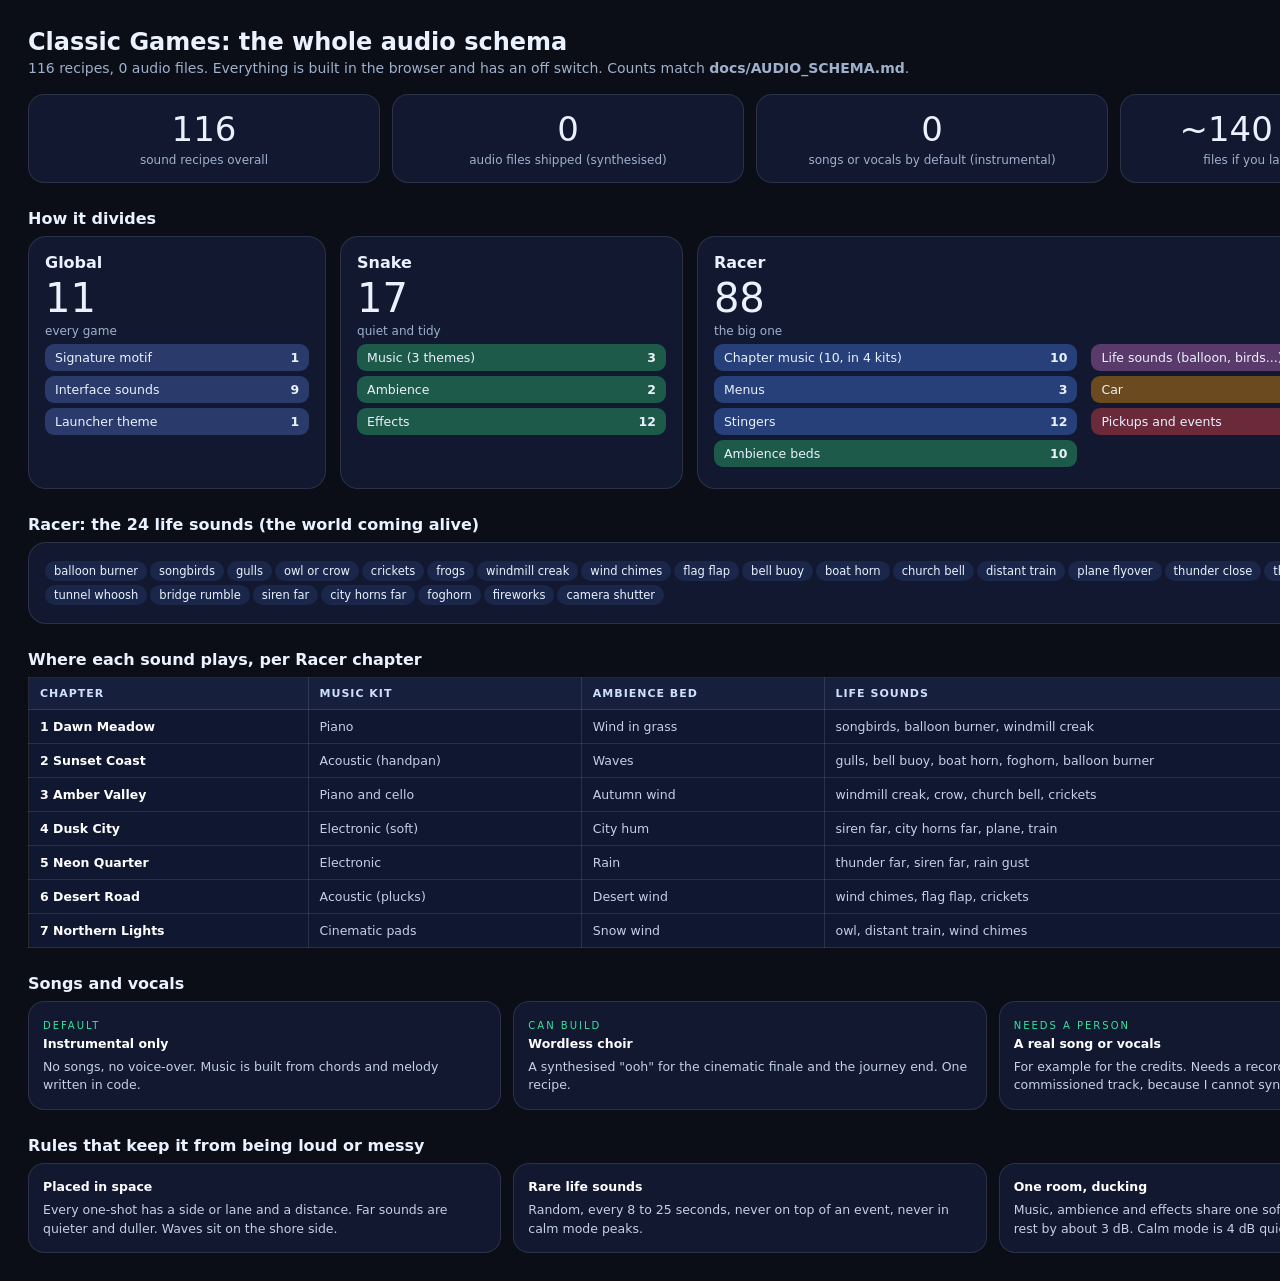
<file: docs/mockups/audio-schema.html>
<!doctype html><html><head><meta charset="utf-8"><title>Audio schema</title>
<style>
*{box-sizing:border-box}body{margin:0;background:#0b0e16;color:#eaf1ff;font-family:system-ui,Segoe UI,Roboto,sans-serif;padding:28px;width:1500px}
h1{font-size:24px;margin:0 0 4px}p.sub{margin:0 0 18px;color:#9fb0cc;font-size:14px}
.top{display:grid;grid-template-columns:1fr 1.15fr 2.6fr;gap:14px}
.box{background:#111830;border:1px solid #ffffff1c;border-radius:18px;padding:16px}.box h2{margin:0 0 2px;font-size:16px}.box .n{font-size:40px;font-weight:200;line-height:1;margin:6px 0 2px}.box small{color:#9fb0cc;font-size:12px}
.row{display:flex;justify-content:space-between;padding:6px 10px;border-radius:9px;margin:5px 0;font-size:12.5px}.row b{font-weight:700}
.g{background:#2a3a6a}.s{background:#1e5a4a}.r1{background:#27407a}.r2{background:#1e5a4a}.r3{background:#5a3a6a}.r4{background:#6a4a1e}.r5{background:#6a2a3a}.r6{background:#3a4a5a}
.total{margin-top:14px;display:grid;grid-template-columns:repeat(4,1fr);gap:12px}.total div{background:#111830;border:1px solid #ffffff1c;border-radius:16px;padding:14px;text-align:center}.total b{font-size:34px;font-weight:200;display:block}.total small{color:#9fb0cc;font-size:12px}
.sec{font-weight:800;margin:26px 0 8px;font-size:16px}
table{border-collapse:collapse;width:100%;font-size:12.5px}th,td{border:1px solid #ffffff1c;padding:9px 11px;text-align:left;vertical-align:top}th{background:#16203d;color:#cfe0ff;font-size:11px;letter-spacing:1px;text-transform:uppercase}td{background:#101730;color:#c4d0e6}td b{color:#fff}
.chips span{display:inline-block;background:#1b274a;border-radius:999px;padding:3px 9px;margin:2px 3px 2px 0;font-size:11.5px}
.vox{display:grid;grid-template-columns:repeat(3,1fr);gap:12px}.vox div{background:#111830;border:1px solid #ffffff1c;border-radius:16px;padding:14px;font-size:12.5px;line-height:1.5;color:#c4d0e6}.vox b{color:#fff;display:block;margin-bottom:4px}
.tag{font-size:10px;letter-spacing:2px;color:#34e39c;text-transform:uppercase}
</style></head><body>
<h1>Classic Games: the whole audio schema</h1><p class="sub">116 recipes, 0 audio files. Everything is built in the browser and has an off switch. Counts match <b>docs/AUDIO_SCHEMA.md</b>.</p>
<div class="total"><div><b>116</b><small>sound recipes overall</small></div><div><b>0</b><small>audio files shipped (synthesised)</small></div><div><b>0</b><small>songs or vocals by default (instrumental)</small></div><div><b>~140 / 40 MB</b><small>files if you later use recordings</small></div></div>
<div class="sec">How it divides</div>
<div class="top">
 <div class="box"><h2>Global</h2><div class="n">11</div><small>every game</small>
  <div class="row g"><span>Signature motif</span><b>1</b></div><div class="row g"><span>Interface sounds</span><b>9</b></div><div class="row g"><span>Launcher theme</span><b>1</b></div></div>
 <div class="box"><h2>Snake</h2><div class="n">17</div><small>quiet and tidy</small>
  <div class="row s"><span>Music (3 themes)</span><b>3</b></div><div class="row s"><span>Ambience</span><b>2</b></div><div class="row s"><span>Effects</span><b>12</b></div></div>
 <div class="box"><h2>Racer</h2><div class="n">88</div><small>the big one</small>
  <div style="display:grid;grid-template-columns:1fr 1fr;gap:0 14px"><div>
  <div class="row r1"><span>Chapter music (10, in 4 kits)</span><b>10</b></div><div class="row r1"><span>Menus</span><b>3</b></div><div class="row r1"><span>Stingers</span><b>12</b></div><div class="row r2"><span>Ambience beds</span><b>10</b></div></div><div>
  <div class="row r3"><span>Life sounds (balloon, birds...)</span><b>24</b></div><div class="row r4"><span>Car</span><b>9</b></div><div class="row r5"><span>Pickups and events</span><b>20</b></div></div></div></div>
</div>
<div class="sec">Racer: the 24 life sounds (the world coming alive)</div>
<div class="box chips"><span>balloon burner</span><span>songbirds</span><span>gulls</span><span>owl or crow</span><span>crickets</span><span>frogs</span><span>windmill creak</span><span>wind chimes</span><span>flag flap</span><span>bell buoy</span><span>boat horn</span><span>church bell</span><span>distant train</span><span>plane flyover</span><span>thunder close</span><span>thunder far</span><span>rain gust</span><span>tunnel whoosh</span><span>bridge rumble</span><span>siren far</span><span>city horns far</span><span>foghorn</span><span>fireworks</span><span>camera shutter</span></div>
<div class="sec">Where each sound plays, per Racer chapter</div>
<table><tr><th>Chapter</th><th>Music kit</th><th>Ambience bed</th><th>Life sounds</th></tr>
<tr><td><b>1 Dawn Meadow</b></td><td>Piano</td><td>Wind in grass</td><td>songbirds, balloon burner, windmill creak</td></tr>
<tr><td><b>2 Sunset Coast</b></td><td>Acoustic (handpan)</td><td>Waves</td><td>gulls, bell buoy, boat horn, foghorn, balloon burner</td></tr>
<tr><td><b>3 Amber Valley</b></td><td>Piano and cello</td><td>Autumn wind</td><td>windmill creak, crow, church bell, crickets</td></tr>
<tr><td><b>4 Dusk City</b></td><td>Electronic (soft)</td><td>City hum</td><td>siren far, city horns far, plane, train</td></tr>
<tr><td><b>5 Neon Quarter</b></td><td>Electronic</td><td>Rain</td><td>thunder far, siren far, rain gust</td></tr>
<tr><td><b>6 Desert Road</b></td><td>Acoustic (plucks)</td><td>Desert wind</td><td>wind chimes, flag flap, crickets</td></tr>
<tr><td><b>7 Northern Lights</b></td><td>Cinematic pads</td><td>Snow wind</td><td>owl, distant train, wind chimes</td></tr></table>
<div class="sec">Songs and vocals</div>
<div class="vox"><div><span class="tag">default</span><b>Instrumental only</b>No songs, no voice-over. Music is built from chords and melody written in code.</div><div><span class="tag">can build</span><b>Wordless choir</b>A synthesised "ooh" for the cinematic finale and the journey end. One recipe.</div><div><span class="tag">needs a person</span><b>A real song or vocals</b>For example for the credits. Needs a recorded, licensed or commissioned track, because I cannot synthesise a real singer.</div></div>
<div class="sec">Rules that keep it from being loud or messy</div>
<div class="vox"><div><b>Placed in space</b>Every one-shot has a side or lane and a distance. Far sounds are quieter and duller. Waves sit on the shore side.</div><div><b>Rare life sounds</b>Random, every 8 to 25 seconds, never on top of an event, never in calm mode peaks.</div><div><b>One room, ducking</b>Music, ambience and effects share one soft reverb. Events duck the rest by about 3 dB. Calm mode is 4 dB quieter, with no hard hits.</div></div>
</body></html>
</file>
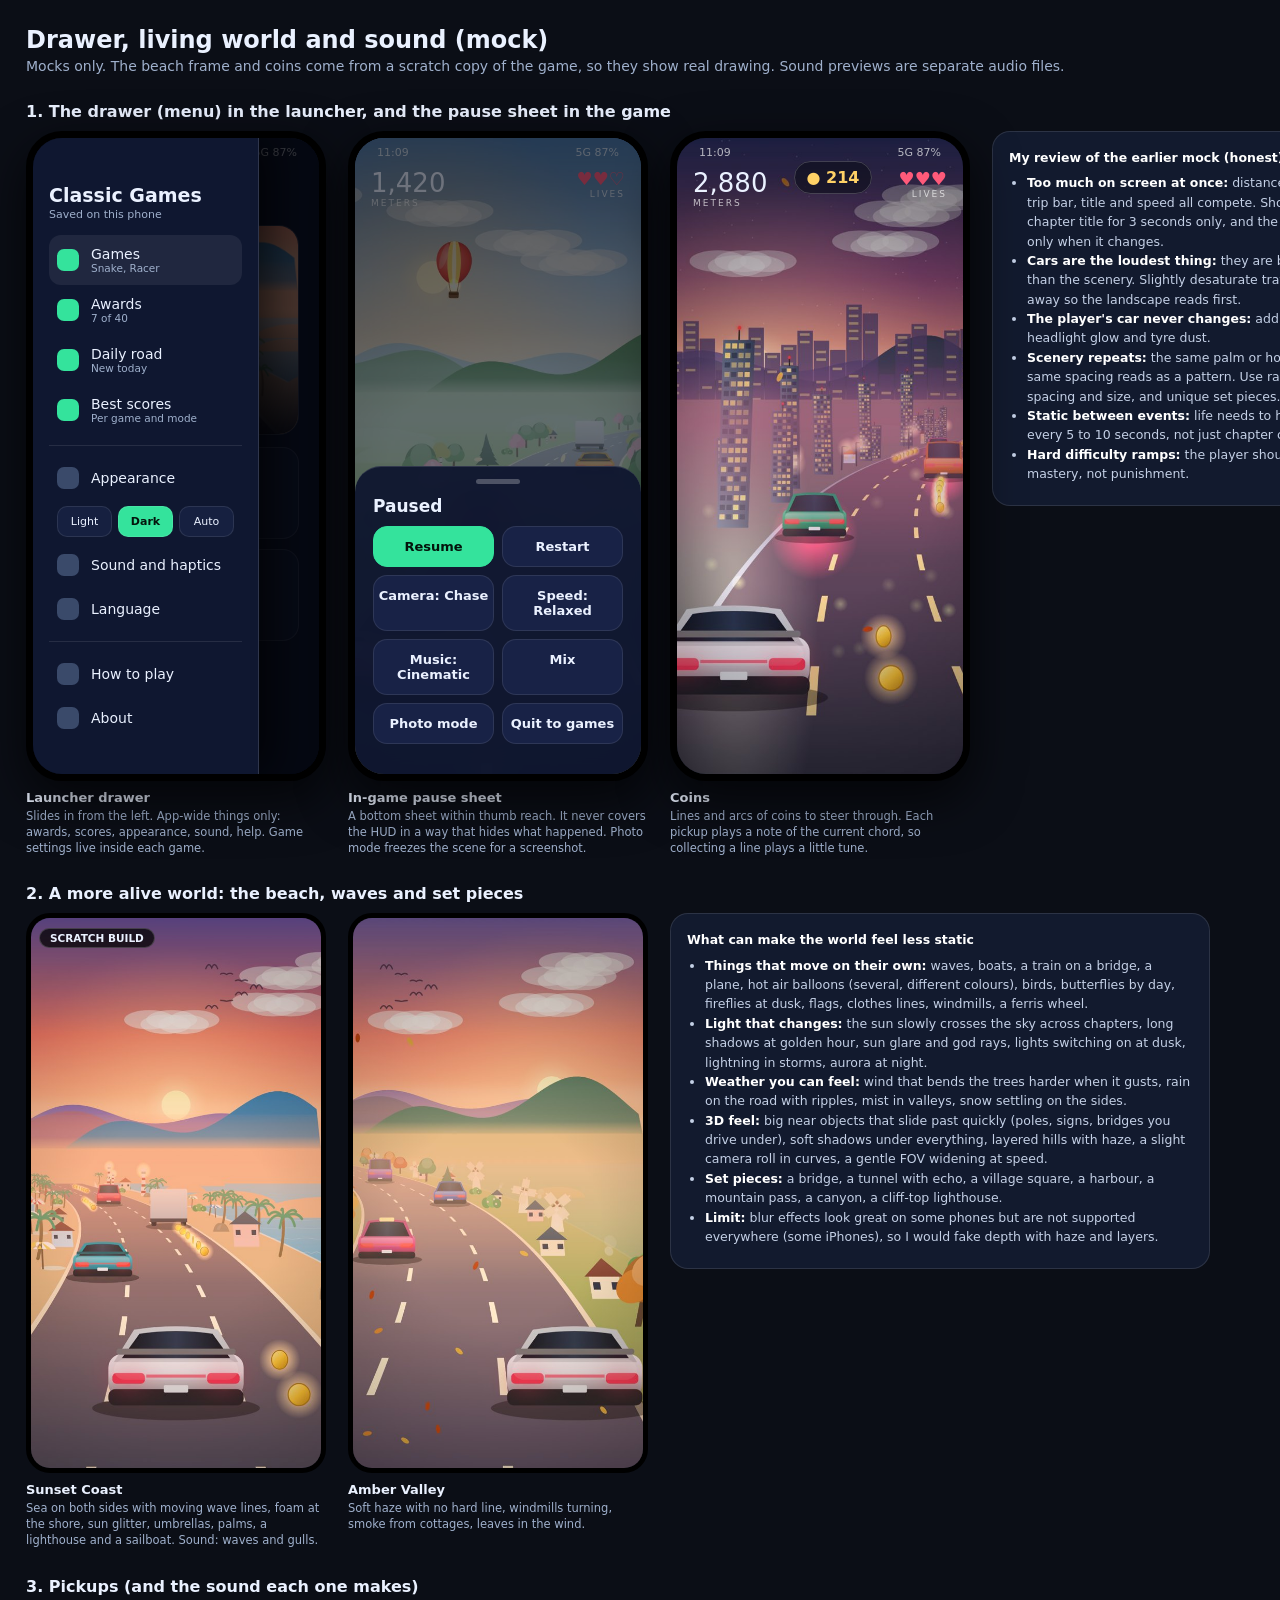
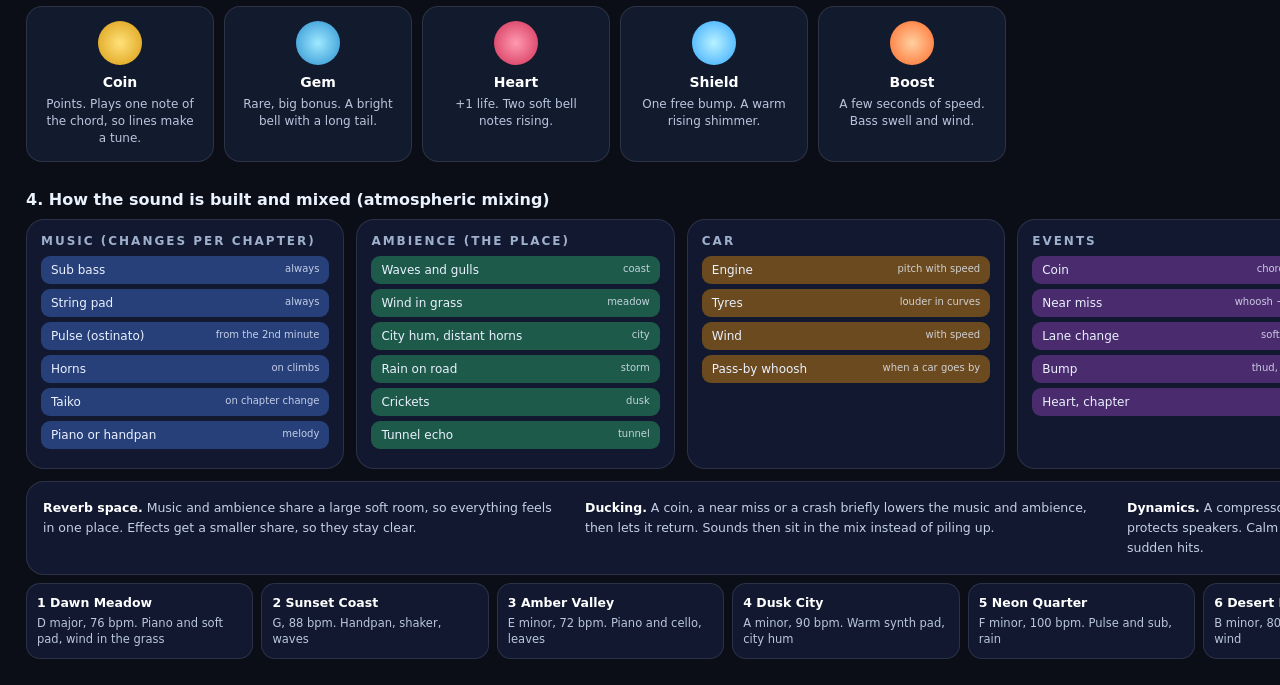
<file: docs/mockups/drawer-world-sound.html>
<!doctype html><html><head><meta charset="utf-8"><title>Drawer, world and sound</title>
<style>
*{box-sizing:border-box}body{margin:0;background:#0b0e16;color:#eaf1ff;font-family:system-ui,Segoe UI,Roboto,sans-serif;padding:26px;width:1700px}
h1{font-size:24px;margin:0 0 4px}p.sub{margin:0 0 18px;color:#9fb0cc;font-size:14px}.sec{font-weight:800;margin:28px 0 10px;font-size:16px}
.row{display:flex;gap:22px;align-items:flex-start}
.ph{width:300px;height:650px;border-radius:36px;border:7px solid #000;overflow:hidden;position:relative;background:#0e1424;flex:none;box-shadow:0 18px 50px #000a}
.cap{width:300px;font-size:13px;font-weight:800;margin-top:9px}.cap small{display:block;font-weight:400;color:#9fb0cc;font-size:11.5px;line-height:1.4;margin-top:3px}
.sb{height:28px;padding:8px 22px 0;font-size:11px;color:#ffffffaa;display:flex;justify-content:space-between;position:relative;z-index:3}
.pad{padding:0 20px}h2{font-size:22px;margin:6px 0 2px}.sub2{font-size:12px;color:#9fb0cc;margin:0 0 12px}
.hero{height:210px;border-radius:20px;overflow:hidden;position:relative;margin-bottom:12px;border:1px solid #ffffff22}.hero img,.fullimg img{width:100%;height:100%;object-fit:cover;display:block}.hero .ov{position:absolute;inset:0;background:linear-gradient(#0000 40%,#050810e8)}.hero .tx{position:absolute;left:14px;bottom:12px}.hero b{font-size:18px;display:block}.hero small{font-size:11px;color:#cfd8ea}
.card{height:92px;border-radius:16px;background:#121a2e;border:1px solid #ffffff1c;padding:14px;margin-bottom:10px;font-size:12px;color:#9fb0cc}.card b{display:block;color:#fff;font-size:16px;margin-bottom:3px}
.dim{position:absolute;inset:0;background:#02040bb0;z-index:4}
.drawer{position:absolute;left:0;top:0;bottom:0;width:226px;background:#0f1730;z-index:5;border-right:1px solid #ffffff22;padding:46px 16px 16px;box-shadow:12px 0 40px #000a}
.drawer h3{margin:0 0 2px;font-size:19px}.drawer .me{font-size:11px;color:#9fb0cc;margin-bottom:14px}
.item{display:flex;gap:12px;align-items:center;padding:11px 8px;border-radius:12px;font-size:14px}.item i{width:22px;height:22px;border-radius:7px;background:#34e39c;display:block;flex:none}.item.off i{background:#3a4a6a}.item.on{background:#ffffff12}.item small{display:block;font-size:10.5px;color:#9fb0cc}
.sw{display:flex;gap:6px;margin:6px 8px}.sw div{flex:1;text-align:center;padding:8px 0;border-radius:10px;background:#162040;font-size:11px;border:1px solid #ffffff18}.sw .on{background:#34e39c;color:#04140c;font-weight:700}
.hr{height:1px;background:#ffffff18;margin:10px 0}
.fullimg{position:absolute;inset:0}
.sheet{position:absolute;left:0;right:0;bottom:0;background:#0f1730f2;z-index:5;border-radius:26px 26px 0 0;padding:12px 18px 22px;border-top:1px solid #ffffff22;backdrop-filter:blur(14px)}.sheet .grab{width:44px;height:5px;border-radius:3px;background:#ffffff40;margin:0 auto 12px}
.sheet h3{margin:0 0 10px;font-size:17px}.btnrow{display:flex;gap:8px;margin:8px 0}.b{flex:1;text-align:center;padding:12px 4px;border-radius:14px;background:#182246;border:1px solid #ffffff18;font-size:13px;font-weight:600}.b.p{background:#34e39c;color:#04140c;border-color:#34e39c}
.hud{position:absolute;left:16px;right:16px;top:30px;display:flex;justify-content:space-between;z-index:2}.hud b{font-size:26px;font-weight:300}.hud small{display:block;font-size:9px;letter-spacing:2px;color:#ffffffb0}
.pill{background:#0a0d1899;border:1px solid #ffffff30;border-radius:999px;padding:6px 12px}
.frame{width:300px;height:560px;border-radius:24px;overflow:hidden;border:5px solid #000;position:relative}.frame img{width:100%;height:100%;object-fit:cover;display:block}
.tag{position:absolute;left:8px;background:#000b;border-radius:999px;font-size:10.5px;padding:3px 10px;font-weight:700;border:1px solid #ffffff30}
.note{width:380px;background:#121a2e;border:1px solid #ffffff1c;border-radius:18px;padding:16px;font-size:12.5px;line-height:1.55;color:#c4d0e6}.note b{color:#fff}.note ul{padding-left:18px;margin:6px 0}
.pk{display:grid;grid-template-columns:repeat(5,1fr);gap:10px;width:980px}.pk div{background:#121a2e;border:1px solid #ffffff1c;border-radius:16px;padding:14px;text-align:center;font-size:12px;color:#b9c6de;line-height:1.4}.pk b{display:block;color:#fff;font-size:14px;margin:8px 0 4px}.pk i{display:block;width:44px;height:44px;border-radius:50%;margin:0 auto}
.mix{display:grid;grid-template-columns:repeat(5,1fr);gap:12px;width:1640px}.col{background:#111830;border:1px solid #ffffff1c;border-radius:18px;padding:14px}.col h4{margin:0 0 8px;font-size:12px;letter-spacing:2px;text-transform:uppercase;color:#9fb0cc}.lay{border-radius:9px;padding:7px 10px;margin:5px 0;font-size:12px;display:flex;justify-content:space-between}.lay small{opacity:.8}
.m1{background:#27407a}.m2{background:#4a2b6e}.m3{background:#1e5a4a}.m4{background:#6a4a1e}.m5{background:#6e2a3a}
.flow{margin-top:12px;background:#111830;border:1px solid #ffffff1c;border-radius:18px;padding:16px;font-size:12.5px;line-height:1.6;color:#c4d0e6;width:1640px;display:grid;grid-template-columns:repeat(3,1fr);gap:20px}.flow b{color:#fff}
.chap{display:grid;grid-template-columns:repeat(7,1fr);gap:8px;width:1640px;margin-top:8px}.chap div{background:#111830;border:1px solid #ffffff1c;border-radius:14px;padding:10px;font-size:11.5px;color:#b9c6de;line-height:1.45}.chap b{display:block;color:#fff;font-size:12.5px;margin-bottom:3px}
</style></head><body>
<h1>Drawer, living world and sound (mock)</h1><p class="sub">Mocks only. The beach frame and coins come from a scratch copy of the game, so they show real drawing. Sound previews are separate audio files.</p>

<div class="sec">1. The drawer (menu) in the launcher, and the pause sheet in the game</div>
<div class="row">
 <div><div class="ph"><div class="sb"><span>11:09</span><span>5G 87%</span></div>
  <div class="pad"><h2>Classic Games</h2><p class="sub2">Pick up where you left off.</p>
   <div class="hero"><img src="assets/nh-coast.jpg"><div class="ov"></div><div class="tx"><small>CONTINUE · RACER</small><b>Chapter 2: Sunset Coast</b></div></div>
   <div class="card"><b>Snake</b>Best 31 · 12 mazes</div><div class="card"><b>Daily road</b>Same road for everyone</div></div>
  <div class="dim"></div>
  <div class="drawer"><h3>Classic Games</h3><div class="me">Saved on this phone</div>
   <div class="item on"><i></i><div>Games<small>Snake, Racer</small></div></div>
   <div class="item"><i></i><div>Awards<small>7 of 40</small></div></div>
   <div class="item"><i></i><div>Daily road<small>New today</small></div></div>
   <div class="item"><i></i><div>Best scores<small>Per game and mode</small></div></div>
   <div class="hr"></div>
   <div class="item off"><i></i><div>Appearance</div></div><div class="sw"><div>Light</div><div class="on">Dark</div><div>Auto</div></div>
   <div class="item off"><i></i><div>Sound and haptics</div></div>
   <div class="item off"><i></i><div>Language</div></div>
   <div class="hr"></div>
   <div class="item off"><i></i><div>How to play</div></div><div class="item off"><i></i><div>About</div></div>
  </div></div><div class="cap">Launcher drawer<small>Slides in from the left. App-wide things only: awards, scores, appearance, sound, help. Game settings live inside each game.</small></div></div>

 <div><div class="ph"><div class="fullimg"><img src="assets/nh-meadow.jpg"></div><div class="sb"><span>11:09</span><span>5G 87%</span></div>
  <div class="hud"><div><b>1,420</b><small>METERS</small></div><div style="text-align:right;color:#ff5a7a;font-size:18px">♥♥♡<small>LIVES</small></div></div>
  <div class="dim" style="background:#02040b88"></div>
  <div class="sheet"><div class="grab"></div><h3>Paused</h3>
   <div class="btnrow"><div class="b p">Resume</div><div class="b">Restart</div></div>
   <div class="btnrow"><div class="b">Camera: Chase</div><div class="b">Speed: Relaxed</div></div>
   <div class="btnrow"><div class="b">Music: Cinematic</div><div class="b">Mix</div></div>
   <div class="btnrow"><div class="b">Photo mode</div><div class="b">Quit to games</div></div></div>
 </div><div class="cap">In-game pause sheet<small>A bottom sheet within thumb reach. It never covers the HUD in a way that hides what happened. Photo mode freezes the scene for a screenshot.</small></div></div>

 <div><div class="ph"><div class="fullimg"><img src="assets/ft-coins2.jpg"></div><div class="sb"><span>11:09</span><span>5G 87%</span></div>
  <div class="hud"><div><b>2,880</b><small>METERS</small></div><div style="text-align:center"><span class="pill" style="color:#ffd166;font-weight:800">● 214</span></div><div style="text-align:right;color:#ff5a7a;font-size:18px">♥♥♥<small>LIVES</small></div></div>
 </div><div class="cap">Coins<small>Lines and arcs of coins to steer through. Each pickup plays a note of the current chord, so collecting a line plays a little tune.</small></div></div>

 <div style="width:430px"><div class="note"><b>My review of the earlier mock (honest)</b><ul>
  <li><b>Too much on screen at once:</b> distance, hearts, trip bar, title and speed all compete. Show the chapter title for 3 seconds only, and the trip bar only when it changes.</li>
  <li><b>Cars are the loudest thing:</b> they are brighter than the scenery. Slightly desaturate traffic far away so the landscape reads first.</li>
  <li><b>The player's car never changes:</b> add colours, a headlight glow and tyre dust.</li>
  <li><b>Scenery repeats:</b> the same palm or house at the same spacing reads as a pattern. Use randomised spacing and size, and unique set pieces.</li>
  <li><b>Static between events:</b> life needs to happen every 5 to 10 seconds, not just chapter changes.</li>
  <li><b>Hard difficulty ramps:</b> the player should feel mastery, not punishment.</li></ul></div></div>
</div>

<div class="sec">2. A more alive world: the beach, waves and set pieces</div>
<div class="row">
 <div><div class="frame"><img src="assets/ft-coastwaves.jpg"><div class="tag" style="top:10px">SCRATCH BUILD</div></div><div class="cap">Sunset Coast<small>Sea on both sides with moving wave lines, foam at the shore, sun glitter, umbrellas, palms, a lighthouse and a sailboat. Sound: waves and gulls.</small></div></div>
 <div><div class="frame"><img src="assets/nh-valley.jpg"></div><div class="cap">Amber Valley<small>Soft haze with no hard line, windmills turning, smoke from cottages, leaves in the wind.</small></div></div>
 <div class="note" style="width:540px"><b>What can make the world feel less static</b>
  <ul>
   <li><b>Things that move on their own:</b> waves, boats, a train on a bridge, a plane, hot air balloons (several, different colours), birds, butterflies by day, fireflies at dusk, flags, clothes lines, windmills, a ferris wheel.</li>
   <li><b>Light that changes:</b> the sun slowly crosses the sky across chapters, long shadows at golden hour, sun glare and god rays, lights switching on at dusk, lightning in storms, aurora at night.</li>
   <li><b>Weather you can feel:</b> wind that bends the trees harder when it gusts, rain on the road with ripples, mist in valleys, snow settling on the sides.</li>
   <li><b>3D feel:</b> big near objects that slide past quickly (poles, signs, bridges you drive under), soft shadows under everything, layered hills with haze, a slight camera roll in curves, a gentle FOV widening at speed.</li>
   <li><b>Set pieces:</b> a bridge, a tunnel with echo, a village square, a harbour, a mountain pass, a canyon, a cliff-top lighthouse.</li>
   <li><b>Limit:</b> blur effects look great on some phones but are not supported everywhere (some iPhones), so I would fake depth with haze and layers.</li></ul></div>
</div>

<div class="sec">3. Pickups (and the sound each one makes)</div>
<div class="pk">
 <div><i style="background:radial-gradient(#ffe27a,#d99a10)"></i><b>Coin</b>Points. Plays one note of the chord, so lines make a tune.</div>
 <div><i style="background:radial-gradient(#9fe9ff,#2a8fd0)"></i><b>Gem</b>Rare, big bonus. A bright bell with a long tail.</div>
 <div><i style="background:radial-gradient(#ff9ab0,#d12f57)"></i><b>Heart</b>+1 life. Two soft bell notes rising.</div>
 <div><i style="background:radial-gradient(#b8f2ff,#35a7ff)"></i><b>Shield</b>One free bump. A warm rising shimmer.</div>
 <div><i style="background:radial-gradient(#ffd0a0,#ff6a2a)"></i><b>Boost</b>A few seconds of speed. Bass swell and wind.</div>
</div>

<div class="sec">4. How the sound is built and mixed (atmospheric mixing)</div>
<div class="mix">
 <div class="col"><h4>Music (changes per chapter)</h4><div class="lay m1">Sub bass<small>always</small></div><div class="lay m1">String pad<small>always</small></div><div class="lay m1">Pulse (ostinato)<small>from the 2nd minute</small></div><div class="lay m1">Horns<small>on climbs</small></div><div class="lay m1">Taiko<small>on chapter change</small></div><div class="lay m1">Piano or handpan<small>melody</small></div></div>
 <div class="col"><h4>Ambience (the place)</h4><div class="lay m3">Waves and gulls<small>coast</small></div><div class="lay m3">Wind in grass<small>meadow</small></div><div class="lay m3">City hum, distant horns<small>city</small></div><div class="lay m3">Rain on road<small>storm</small></div><div class="lay m3">Crickets<small>dusk</small></div><div class="lay m3">Tunnel echo<small>tunnel</small></div></div>
 <div class="col"><h4>Car</h4><div class="lay m4">Engine<small>pitch with speed</small></div><div class="lay m4">Tyres<small>louder in curves</small></div><div class="lay m4">Wind<small>with speed</small></div><div class="lay m4">Pass-by whoosh<small>when a car goes by</small></div></div>
 <div class="col"><h4>Events</h4><div class="lay m2">Coin<small>chord note</small></div><div class="lay m2">Near miss<small>whoosh + bass</small></div><div class="lay m2">Lane change<small>soft swish</small></div><div class="lay m2">Bump<small>thud, shield</small></div><div class="lay m2">Heart, chapter<small>bells</small></div></div>
 <div class="col"><h4>Crash</h4><div class="lay m5">Low boom</div><div class="lay m5">Noise burst</div><div class="lay m5">Glass chimes</div><div class="lay m5">Music ducks and darkens</div></div>
</div>
<div class="flow"><div><b>Reverb space.</b> Music and ambience share a large soft room, so everything feels in one place. Effects get a smaller share, so they stay clear.</div><div><b>Ducking.</b> A coin, a near miss or a crash briefly lowers the music and ambience, then lets it return. Sounds then sit in the mix instead of piling up.</div><div><b>Dynamics.</b> A compressor keeps the loud parts from jumping out, and a limiter protects speakers. Calm mode lowers peaks, narrows the bass and removes sudden hits.</div></div>
<div class="chap">
 <div><b>1 Dawn Meadow</b>D major, 76 bpm. Piano and soft pad, wind in the grass</div><div><b>2 Sunset Coast</b>G, 88 bpm. Handpan, shaker, waves</div><div><b>3 Amber Valley</b>E minor, 72 bpm. Piano and cello, leaves</div><div><b>4 Dusk City</b>A minor, 90 bpm. Warm synth pad, city hum</div><div><b>5 Neon Quarter</b>F minor, 100 bpm. Pulse and sub, rain</div><div><b>6 Desert Road</b>B minor, 80 bpm. Plucked strings, wind</div><div><b>7 Northern Lights</b>C, 60 bpm. Slow pads and bells, night</div>
</div>
</body></html>
</file>
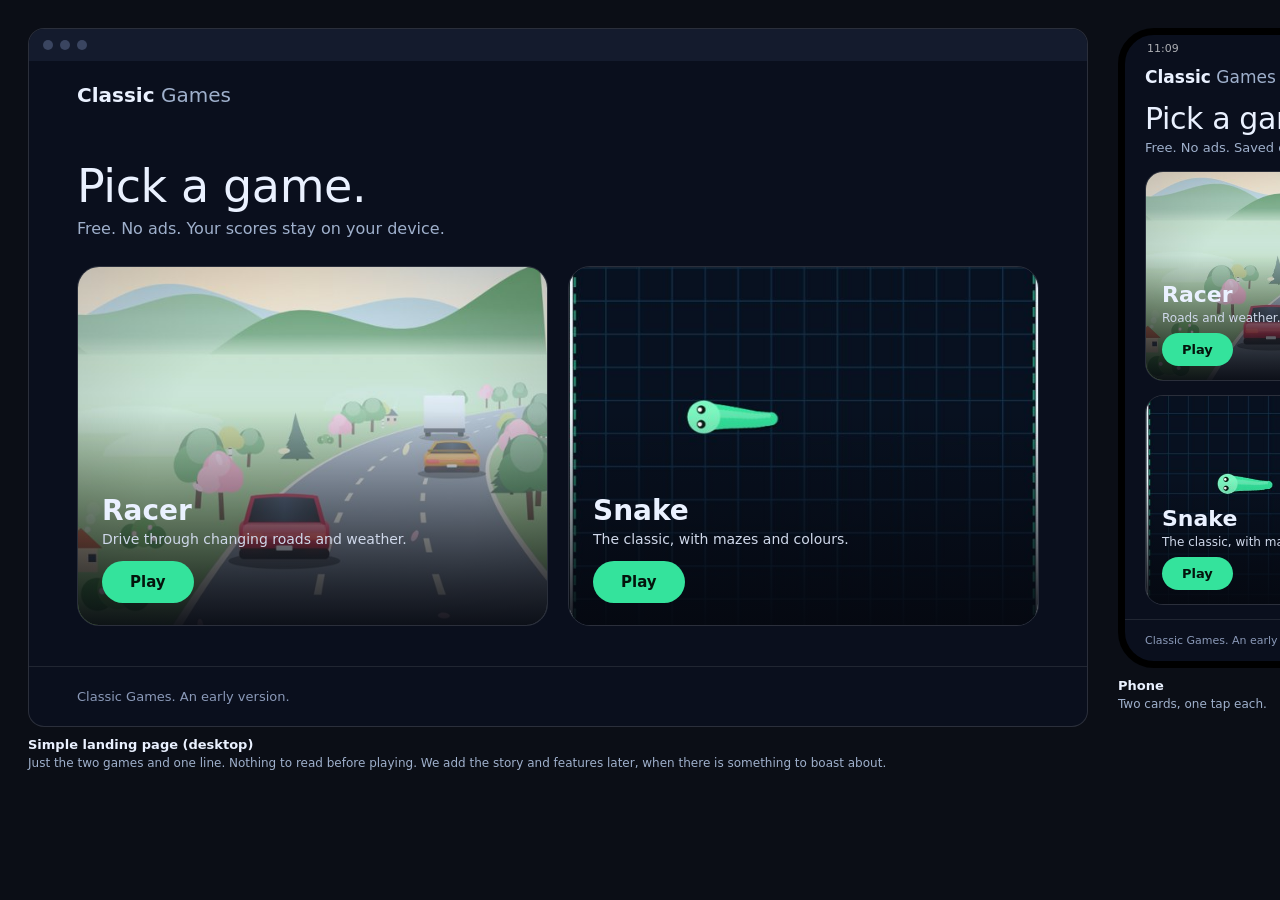
<file: docs/mockups/landing-simple.html>
<!doctype html><html><head><meta charset="utf-8"><title>Simple landing</title>
<style>
*{box-sizing:border-box}body{margin:0;background:#0b0e16;color:#eaf1ff;font-family:system-ui,Segoe UI,Roboto,sans-serif;padding:28px;width:1500px;display:flex;gap:30px;align-items:flex-start}
.site{width:1060px;border-radius:16px;overflow:hidden;border:1px solid #ffffff22;background:#0a0f1d}
.bar{height:32px;background:#141b2d;display:flex;align-items:center;gap:7px;padding:0 14px}.bar i{width:10px;height:10px;border-radius:50%;background:#3a4560}
.nav{padding:22px 48px;font-size:20px;font-weight:700}.nav span{font-weight:400;color:#9fb0cc}
h1{font-size:46px;font-weight:300;margin:30px 48px 6px;letter-spacing:-.4px}p.s{margin:0 48px 28px;color:#9fb0cc;font-size:16px}
.cards{display:grid;grid-template-columns:1fr 1fr;gap:20px;padding:0 48px 40px}.gc{height:360px;border-radius:22px;overflow:hidden;position:relative;border:1px solid #ffffff22}.gc img{width:100%;height:100%;object-fit:cover;display:block}.gc .ov{position:absolute;inset:0;background:linear-gradient(#0000 40%,#050810ee)}.gc .tx{position:absolute;left:24px;right:24px;bottom:22px}.gc h3{margin:0 0 4px;font-size:28px}.gc p{margin:0 0 14px;color:#cfd8ea;font-size:14px}
.btn{display:inline-block;background:#34e39c;color:#04140c;font-weight:800;border-radius:999px;padding:12px 28px;font-size:15px}
.foot{padding:22px 48px;border-top:1px solid #ffffff18;font-size:13px;color:#8a99b8}
.mob{width:340px;flex:none}.fr{width:340px;border-radius:36px;border:7px solid #000;overflow:hidden;background:#0a0f1d}.sb{height:26px;padding:7px 22px;font-size:11px;color:#ffffffaa;display:flex;justify-content:space-between}
.mob .nav{padding:6px 20px 0;font-size:17px}.mob h1{font-size:30px;margin:14px 20px 4px}.mob p.s{margin:0 20px 16px;font-size:13px}
.mob .gc{height:210px;margin:0 20px 14px;border-radius:18px}.mob .gc h3{font-size:22px}.mob .gc .tx{left:16px;right:16px;bottom:14px}.mob .gc p{font-size:12px;margin-bottom:8px}.mob .btn{padding:9px 20px;font-size:13px}.mob .foot{padding:14px 20px;font-size:11px}
.cap{font-size:13px;font-weight:800;margin:10px 0 4px}.cap small{display:block;font-weight:400;color:#9fb0cc;font-size:12px;line-height:1.45;margin-top:3px}
</style></head><body>
<div><div class="site"><div class="bar"><i></i><i></i><i></i></div><div class="nav">Classic<span> Games</span></div>
<h1>Pick a game.</h1><p class="s">Free. No ads. Your scores stay on your device.</p>
<div class="cards"><div class="gc"><img src="assets/nh-meadow.jpg"><div class="ov"></div><div class="tx"><h3>Racer</h3><p>Drive through changing roads and weather.</p><span class="btn">Play</span></div></div>
<div class="gc"><img src="assets/snake-art.jpg" style="object-position:center 30%"><div class="ov"></div><div class="tx"><h3>Snake</h3><p>The classic, with mazes and colours.</p><span class="btn">Play</span></div></div></div>
<div class="foot">Classic Games. An early version.</div></div>
<div class="cap">Simple landing page (desktop)<small>Just the two games and one line. Nothing to read before playing. We add the story and features later, when there is something to boast about.</small></div></div>
<div class="mob"><div class="fr"><div class="sb"><span>11:09</span><span>5G 87%</span></div><div class="nav">Classic<span> Games</span></div><h1>Pick a game.</h1><p class="s">Free. No ads. Saved on your device.</p>
<div class="gc"><img src="assets/nh-meadow.jpg"><div class="ov"></div><div class="tx"><h3>Racer</h3><p>Roads and weather.</p><span class="btn">Play</span></div></div>
<div class="gc"><img src="assets/snake-art.jpg" style="object-position:center 30%"><div class="ov"></div><div class="tx"><h3>Snake</h3><p>The classic, with mazes.</p><span class="btn">Play</span></div></div>
<div class="foot">Classic Games. An early version.</div></div><div class="cap">Phone<small>Two cards, one tap each.</small></div></div>
</body></html>
</file>
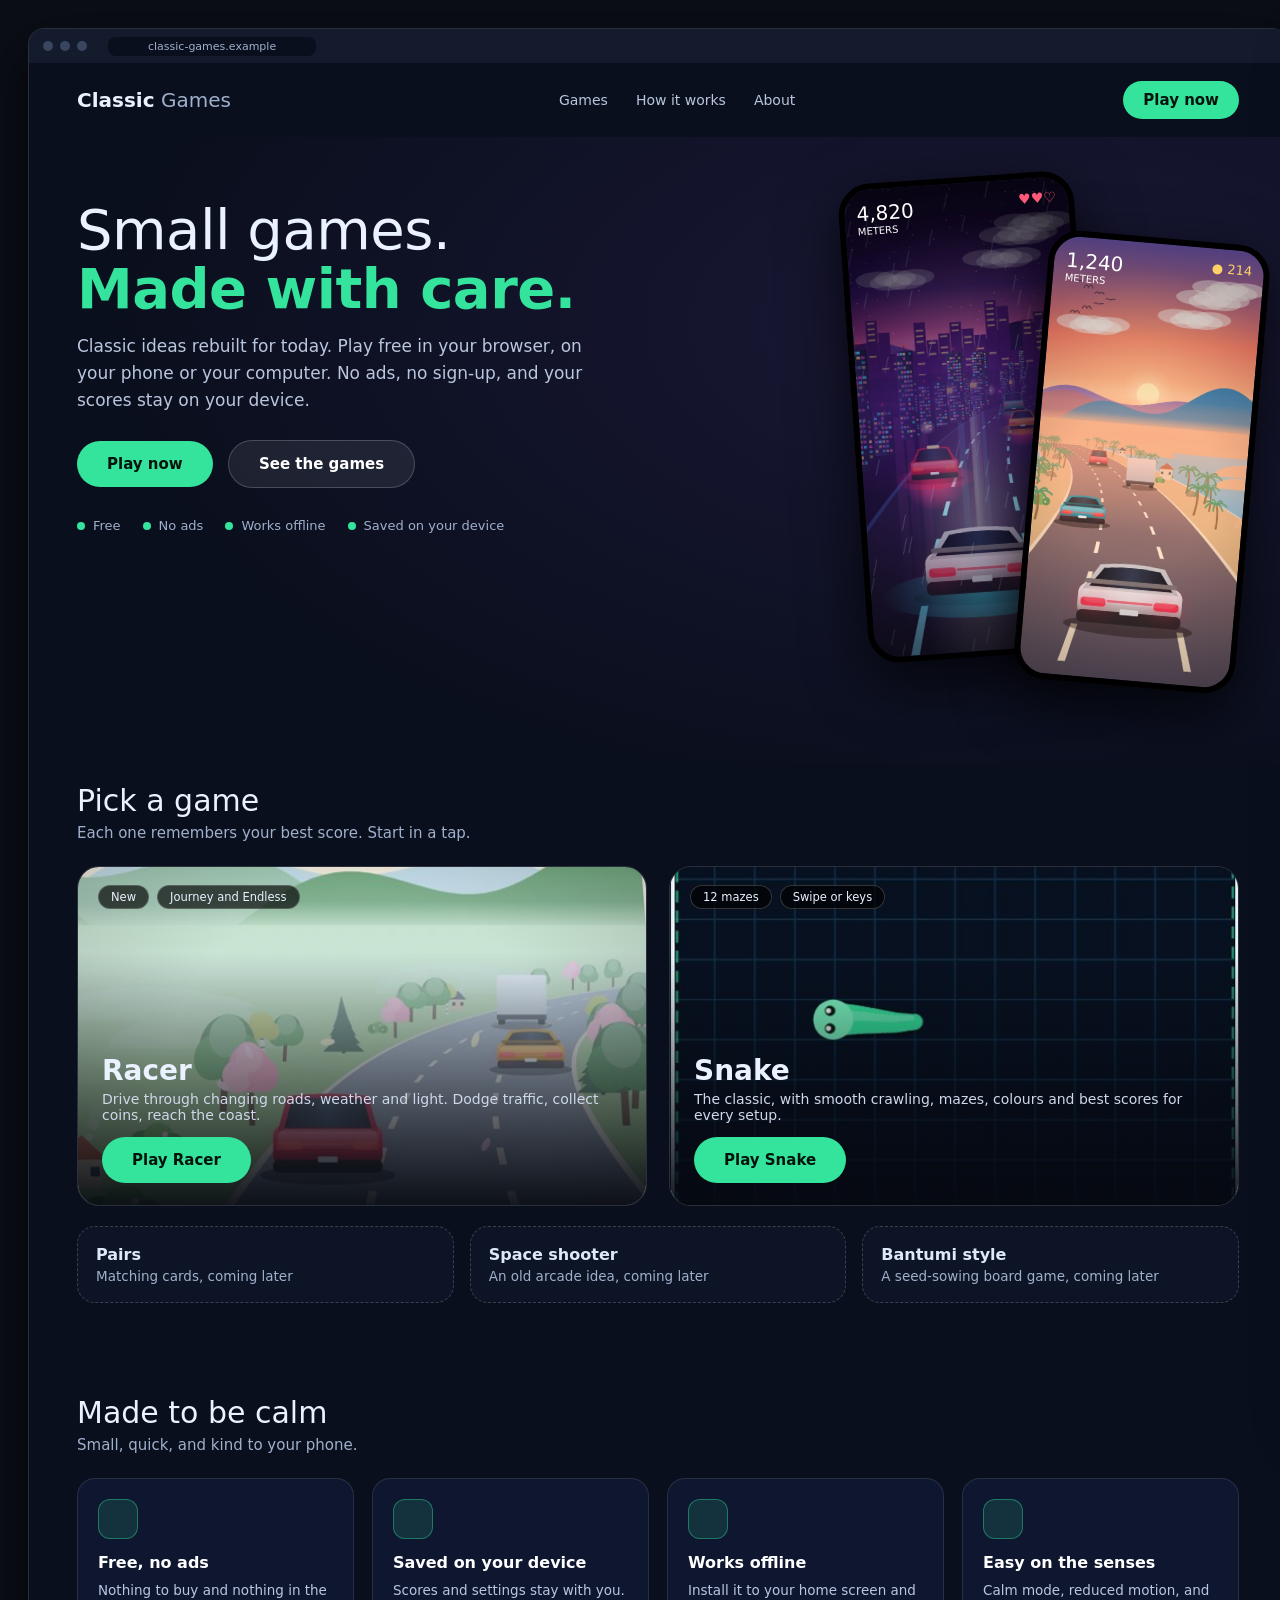
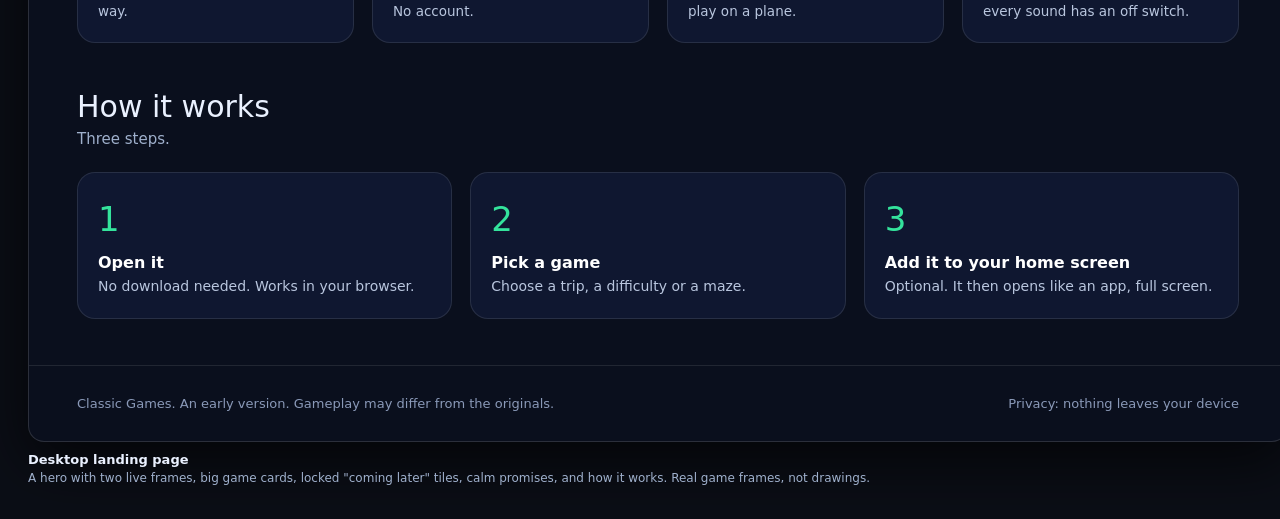
<file: docs/mockups/landing.html>
<!doctype html><html><head><meta charset="utf-8"><title>Landing page</title>
<style>
*{box-sizing:border-box}body{margin:0;background:#0b0e16;color:#eaf1ff;font-family:system-ui,Segoe UI,Roboto,sans-serif;padding:28px;width:1740px;display:flex;gap:30px;align-items:flex-start}
.site{width:1260px;border-radius:16px;overflow:hidden;border:1px solid #ffffff22;background:#0a0f1d;box-shadow:0 20px 60px #000a}
.bar{height:34px;background:#141b2d;display:flex;align-items:center;gap:7px;padding:0 14px}.bar i{width:10px;height:10px;border-radius:50%;background:#3a4560}.bar span{margin-left:14px;background:#0a0f1d;border-radius:8px;padding:3px 40px;font-size:11px;color:#9fb0cc}
.nav{display:flex;align-items:center;justify-content:space-between;padding:18px 48px}.nav b{font-size:20px}.nav b span{color:#9fb0cc;font-weight:400}.nav .l{display:flex;gap:28px;font-size:14px;color:#b9c6de}.nav .btn{padding:10px 20px}
.btn{display:inline-block;background:#34e39c;color:#04140c;font-weight:800;border-radius:999px;padding:14px 30px;font-size:15px}.btn.g{background:#ffffff14;color:#fff;border:1px solid #ffffff30}
.hero{display:grid;grid-template-columns:1.1fr 1fr;gap:20px;padding:30px 48px 56px;position:relative;overflow:hidden;background:radial-gradient(900px 480px at 78% 30%,#3a2a6a55,#0000),linear-gradient(#0a0f1d,#0a0f1d)}
.hero h1{font-size:56px;line-height:1.05;margin:34px 0 14px;font-weight:300;letter-spacing:-.5px}.hero h1 b{font-weight:800;color:#34e39c}.hero p{font-size:17px;line-height:1.6;color:#b9c6de;max-width:520px;margin:0 0 26px}
.trust{display:flex;gap:22px;margin-top:30px;font-size:13px;color:#9fb0cc}.trust span:before{content:"";display:inline-block;width:8px;height:8px;border-radius:50%;background:#34e39c;margin-right:8px}
.stage{position:relative;height:540px}.ph{position:absolute;width:236px;height:480px;border-radius:32px;border:6px solid #000;overflow:hidden;box-shadow:0 20px 60px #000b}.ph img{width:100%;height:100%;object-fit:cover;display:block}
.hud{position:absolute;left:12px;right:12px;top:12px;display:flex;justify-content:space-between;font-size:10px;color:#fff}.hud b{font-size:20px;font-weight:300;display:block}
.sec{padding:46px 48px}.sec h2{font-size:30px;font-weight:300;margin:0 0 6px}.sec .sub{color:#9fb0cc;margin:0 0 24px;font-size:15px}
.cards{display:grid;grid-template-columns:1fr 1fr;gap:22px}.gc{border-radius:22px;overflow:hidden;position:relative;height:340px;border:1px solid #ffffff22}.gc img{width:100%;height:100%;object-fit:cover;display:block}.gc .ov{position:absolute;inset:0;background:linear-gradient(#0000 25%,#050810ee)}.gc .tx{position:absolute;left:24px;right:24px;bottom:22px}.gc h3{margin:0 0 4px;font-size:28px;font-weight:600}.gc p{margin:0 0 14px;font-size:14px;color:#cfd8ea}.gc .tags{position:absolute;left:20px;top:18px;display:flex;gap:8px}.gc .tags span{background:#000a;border:1px solid #ffffff30;border-radius:999px;padding:4px 12px;font-size:11.5px}
.soon{display:grid;grid-template-columns:repeat(3,1fr);gap:16px;margin-top:20px}.soon div{border:1px dashed #ffffff30;border-radius:18px;padding:18px;font-size:13.5px;color:#9fb0cc;background:#0d1426}.soon b{display:block;color:#dfe8f8;font-size:16px;margin-bottom:4px}
.feat{display:grid;grid-template-columns:repeat(4,1fr);gap:18px}.feat div{background:#0f1730;border:1px solid #ffffff1a;border-radius:18px;padding:20px;font-size:13.5px;line-height:1.55;color:#b9c6de}.feat i{display:block;width:40px;height:40px;border-radius:12px;background:#34e39c22;border:1px solid #34e39c66;margin-bottom:12px}.feat b{display:block;color:#fff;font-size:16px;margin-bottom:4px}
.how{display:grid;grid-template-columns:repeat(3,1fr);gap:18px;counter-reset:s}.how div{counter-increment:s;padding:20px;border-radius:18px;background:#0f1730;border:1px solid #ffffff1a;font-size:14px;color:#b9c6de;line-height:1.55}.how div:before{content:counter(s);display:block;font-size:34px;font-weight:200;color:#34e39c;margin-bottom:6px}.how b{color:#fff;display:block;font-size:16px}
.foot{padding:30px 48px;border-top:1px solid #ffffff18;display:flex;justify-content:space-between;font-size:13px;color:#8a99b8}
.mob{width:360px;flex:none}.mob .fr{width:360px;border-radius:38px;border:7px solid #000;overflow:hidden;background:#0a0f1d;box-shadow:0 20px 60px #000a}
.mob .sb{height:26px;padding:7px 22px;font-size:11px;color:#ffffffaa;display:flex;justify-content:space-between}.mob .nv{display:flex;justify-content:space-between;align-items:center;padding:6px 20px 10px}.mob .nv b{font-size:17px}.mob .nv i{width:28px;height:2px;background:#fff;box-shadow:0 7px 0 #fff,0 -7px 0 #fff}
.mob h1{font-size:34px;font-weight:300;line-height:1.1;margin:10px 20px 10px}.mob h1 b{color:#34e39c;font-weight:800}.mob p{margin:0 20px 16px;font-size:14px;line-height:1.55;color:#b9c6de}
.mob .btn{padding:12px 24px;font-size:14px}.mob .ph{position:relative;width:200px;height:400px;margin:20px auto 0;display:block}.mob .gc{height:200px;margin:0 20px 14px;border-radius:18px}.mob .gc h3{font-size:21px}.mob .gc p{font-size:12px;margin-bottom:8px}.mob .feat2{margin:10px 20px;display:grid;gap:10px}.mob .feat2 div{background:#0f1730;border:1px solid #ffffff1a;border-radius:14px;padding:12px 14px;font-size:12.5px;color:#b9c6de}.mob .feat2 b{color:#fff;display:block}
.cap{font-size:13px;font-weight:800;margin:10px 0 4px}.cap small{display:block;font-weight:400;color:#9fb0cc;font-size:12px;line-height:1.45;margin-top:3px}
</style></head><body>
<div>
<div class="site"><div class="bar"><i></i><i></i><i></i><span>classic-games.example</span></div>
 <div class="nav"><b>Classic<span> Games</span></b><div class="l"><span>Games</span><span>How it works</span><span>About</span></div><span class="btn">Play now</span></div>
 <div class="hero"><div><h1>Small games.<br><b>Made with care.</b></h1><p>Classic ideas rebuilt for today. Play free in your browser, on your phone or your computer. No ads, no sign-up, and your scores stay on your device.</p><span class="btn">Play now</span> &nbsp; <span class="btn g">See the games</span>
  <div class="trust"><span>Free</span><span>No ads</span><span>Works offline</span><span>Saved on your device</span></div></div>
  <div class="stage"><div class="ph" style="right:150px;top:10px;transform:rotate(-4deg)"><img src="assets/nh-neon.jpg"><div class="hud"><div><b>4,820</b>METERS</div><div style="color:#ff5a7a;font-size:14px">♥♥♡</div></div></div><div class="ph" style="right:-14px;top:70px;transform:rotate(5deg);width:222px;height:450px"><img src="assets/nh-coast.jpg"><div class="hud"><div><b>1,240</b>METERS</div><div style="color:#ffd166;font-size:13px">● 214</div></div></div></div></div>
 <div class="sec" style="padding-top:20px"><h2>Pick a game</h2><p class="sub">Each one remembers your best score. Start in a tap.</p>
  <div class="cards"><div class="gc"><img src="assets/nh-meadow.jpg"><div class="ov"></div><div class="tags"><span>New</span><span>Journey and Endless</span></div><div class="tx"><h3>Racer</h3><p>Drive through changing roads, weather and light. Dodge traffic, collect coins, reach the coast.</p><span class="btn">Play Racer</span></div></div>
   <div class="gc"><img src="assets/snake-art.jpg" style="object-position:center 30%"><div class="ov"></div><div class="tags"><span>12 mazes</span><span>Swipe or keys</span></div><div class="tx"><h3>Snake</h3><p>The classic, with smooth crawling, mazes, colours and best scores for every setup.</p><span class="btn">Play Snake</span></div></div></div>
  <div class="soon"><div><b>Pairs</b>Matching cards, coming later</div><div><b>Space shooter</b>An old arcade idea, coming later</div><div><b>Bantumi style</b>A seed-sowing board game, coming later</div></div></div>
 <div class="sec"><h2>Made to be calm</h2><p class="sub">Small, quick, and kind to your phone.</p><div class="feat"><div><i></i><b>Free, no ads</b>Nothing to buy and nothing in the way.</div><div><i></i><b>Saved on your device</b>Scores and settings stay with you. No account.</div><div><i></i><b>Works offline</b>Install it to your home screen and play on a plane.</div><div><i></i><b>Easy on the senses</b>Calm mode, reduced motion, and every sound has an off switch.</div></div></div>
 <div class="sec" style="padding-top:0"><h2>How it works</h2><p class="sub">Three steps.</p><div class="how"><div><b>Open it</b>No download needed. Works in your browser.</div><div><b>Pick a game</b>Choose a trip, a difficulty or a maze.</div><div><b>Add it to your home screen</b>Optional. It then opens like an app, full screen.</div></div></div>
 <div class="foot"><span>Classic Games. An early version. Gameplay may differ from the originals.</span><span>Privacy: nothing leaves your device</span></div>
</div>
<div class="cap">Desktop landing page<small>A hero with two live frames, big game cards, locked "coming later" tiles, calm promises, and how it works. Real game frames, not drawings.</small></div></div>

<div class="mob"><div class="fr"><div class="sb"><span>11:09</span><span>5G 87%</span></div><div class="nv"><b>Classic Games</b><i></i></div>
 <h1>Small games.<br><b>Made with care.</b></h1><p>Free, no ads, no sign-up. Your scores stay on your device.</p><div style="margin:0 20px 6px"><span class="btn">Play now</span></div>
 <div class="ph"><img src="assets/nh-neon.jpg"></div>
 <div style="height:16px"></div>
 <div class="gc"><img src="assets/nh-meadow.jpg"><div class="ov"></div><div class="tx" style="left:16px;right:16px;bottom:14px"><h3>Racer</h3><p>Roads, weather and light.</p><span class="btn" style="padding:9px 20px;font-size:13px">Play</span></div></div>
 <div class="gc"><img src="assets/snake-art.jpg" style="object-position:center 30%"><div class="ov"></div><div class="tx" style="left:16px;right:16px;bottom:14px"><h3>Snake</h3><p>The classic, with mazes.</p><span class="btn" style="padding:9px 20px;font-size:13px">Play</span></div></div>
 <div class="feat2"><div><b>Free, no ads</b>Nothing to buy.</div><div><b>Works offline</b>Add it to your home screen.</div><div><b>Calm mode</b>Softer sound and motion.</div></div>
 <div style="height:14px"></div></div>
 <div class="cap">Phone landing page<small>One column. The same promise, two big cards, and a clear Play button above the fold.</small></div></div>
</body></html>
</file>
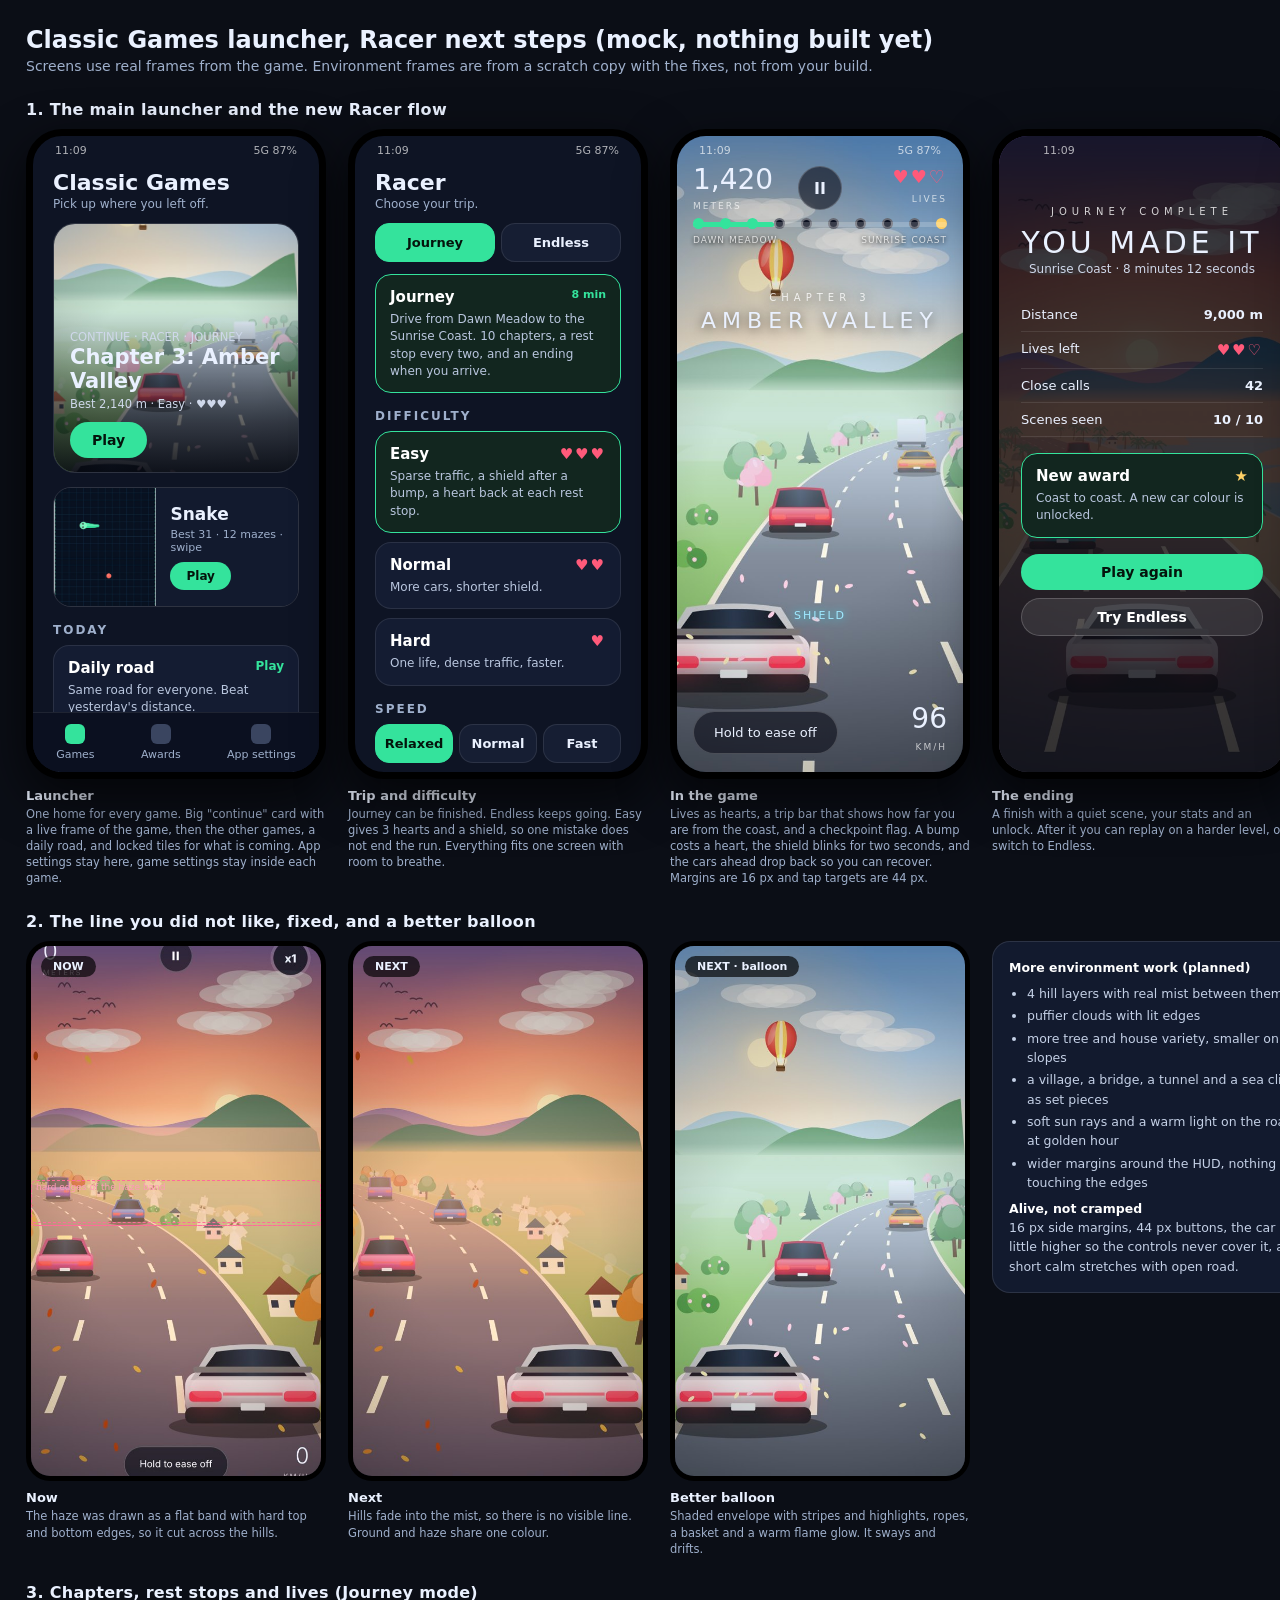
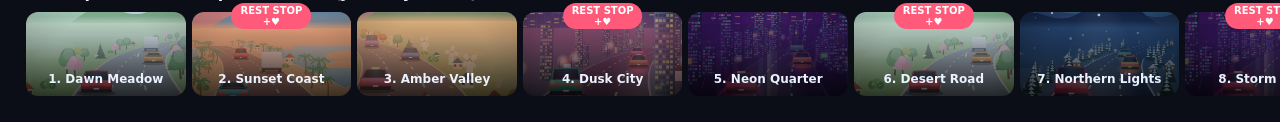
<file: docs/mockups/launcher-and-racer-next.html>
<!doctype html><html><head><meta charset="utf-8"><title>Launcher and Racer next</title>
<style>
*{box-sizing:border-box}body{margin:0;background:#0b0e16;color:#eaf1ff;font-family:system-ui,Segoe UI,Roboto,sans-serif;padding:26px;width:1700px}
h1{font-size:24px;margin:0 0 4px}p.sub{margin:0 0 18px;color:#9fb0cc;font-size:14px}.sec{font-weight:800;margin:26px 0 10px;font-size:16px;letter-spacing:.3px}
.row{display:flex;gap:22px;align-items:flex-start}
.ph{width:300px;height:650px;border-radius:36px;border:7px solid #000;overflow:hidden;position:relative;background:#0e1424;box-shadow:0 18px 50px #000a;flex:none}
.cap{width:300px;font-size:13px;font-weight:800;margin-top:9px}.cap small{display:block;font-weight:400;color:#9fb0cc;font-size:11.5px;line-height:1.4;margin-top:3px}
.sb{height:28px;padding:8px 22px 0;font-size:11px;color:#ffffffaa;display:flex;justify-content:space-between}
.pad{padding:0 20px}
h2{font-size:22px;font-weight:700;margin:6px 0 2px}h3{font-size:12px;letter-spacing:2px;text-transform:uppercase;color:#9fb0cc;margin:16px 0 8px;font-weight:700}
.sub2{font-size:12px;color:#9fb0cc;margin:0 0 12px}
.hero{height:250px;border-radius:22px;overflow:hidden;position:relative;margin-bottom:14px;border:1px solid #ffffff22}
.hero img,.card img{width:100%;height:100%;object-fit:cover;display:block}
.hero .ov{position:absolute;inset:0;background:linear-gradient(#0000 35%,#050810e8)}
.hero .tx{position:absolute;left:16px;right:16px;bottom:14px}.hero b{font-size:21px;display:block}.hero small{color:#cfd8ea;font-size:11.5px}
.btn{display:inline-block;background:#34e39c;color:#04140c;font-weight:800;border-radius:999px;padding:10px 22px;font-size:14px}
.btn.ghost{background:#ffffff18;color:#fff;border:1px solid #ffffff30}
.card{height:120px;border-radius:18px;overflow:hidden;position:relative;margin-bottom:12px;border:1px solid #ffffff22;display:flex}
.card .im{width:42%;position:relative}.card .in{flex:1;padding:14px;display:flex;flex-direction:column;justify-content:center;gap:4px;background:#121a2e}
.card b{font-size:17px}.card small{font-size:11px;color:#9fb0cc}
.lock{display:flex;gap:10px}.lock div{flex:1;height:72px;border-radius:14px;background:#141b2e;border:1px dashed #ffffff30;font-size:11px;display:grid;place-items:center;color:#8c9bb8;text-align:center;padding:6px}
.nav{position:absolute;left:0;right:0;bottom:0;height:60px;background:#0b1020;border-top:1px solid #ffffff15;display:flex;justify-content:space-around;align-items:center;font-size:11px;color:#9fb0cc}.nav i{display:block;width:20px;height:20px;border-radius:6px;background:#34e39c;margin:0 auto 4px}.nav span{text-align:center}.nav .off i{background:#3a4560}
.seg{display:flex;gap:6px;margin-bottom:12px}.seg div{flex:1;text-align:center;padding:11px 4px;border-radius:14px;background:#161e33;border:1px solid #ffffff18;font-size:13px;font-weight:600}.seg .on{background:#34e39c;color:#04140c;border-color:#34e39c}
.opt{background:#141c32;border:1px solid #ffffff18;border-radius:16px;padding:12px 14px;margin-bottom:9px;font-size:12px;color:#b9c6de;line-height:1.45}.opt b{display:flex;justify-content:space-between;font-size:15px;color:#fff;margin-bottom:2px}.opt.on{border-color:#34e39c;background:#12261f}
.hearts{color:#ff5a7a;letter-spacing:2px;font-size:15px}
.fullimg{position:absolute;inset:0}.fullimg img{width:100%;height:100%;object-fit:cover}
.hud{position:absolute;left:16px;right:16px;top:30px;display:grid;grid-template-columns:1fr auto 1fr;align-items:start;gap:8px}
.hud .m b{font-size:28px;font-weight:300;display:block;line-height:1}.hud small{font-size:9px;letter-spacing:2px;color:#ffffffb0}
.pill{background:#0a0d1899;border:1px solid #ffffff30;border-radius:999px;padding:6px 12px;backdrop-filter:blur(8px)}
.trip{position:absolute;left:16px;right:16px;top:86px}.trip .bar{height:5px;border-radius:3px;background:#ffffff30;position:relative}.trip .bar u{position:absolute;left:0;top:0;bottom:0;width:32%;border-radius:3px;background:#34e39c}.trip .dots{display:flex;justify-content:space-between;margin-top:-9px}.trip .dots i{width:11px;height:11px;border-radius:50%;background:#0b1020;border:2px solid #ffffff60}.trip .dots i.d{background:#34e39c;border-color:#34e39c}.trip .dots i.f{background:#ffd166;border-color:#ffd166}
.trip small{display:flex;justify-content:space-between;margin-top:6px;font-size:9px;letter-spacing:1px;color:#ffffffc0;text-shadow:0 1px 4px #000}
.title{position:absolute;left:0;right:0;top:130px;text-align:center;text-shadow:0 2px 12px #000a}.title small{font-size:10px;letter-spacing:5px;color:#ffffffcc;text-transform:uppercase}.title b{display:block;font-size:22px;font-weight:200;letter-spacing:6px;text-transform:uppercase;margin-top:3px}
.bot{position:absolute;left:16px;right:16px;bottom:18px;display:flex;justify-content:space-between;align-items:flex-end}.bot .ease{padding:13px 20px;font-size:13px}
.shield{position:absolute;left:50%;bottom:150px;transform:translateX(-50%);font-size:11px;letter-spacing:2px;color:#9fe9ff;text-shadow:0 0 10px #35e6ff}
.done{position:absolute;inset:0;background:#050810c0;padding:0 22px}
.stat{display:flex;justify-content:space-between;padding:9px 0;border-bottom:1px solid #ffffff18;font-size:13px}.stat b{font-weight:600}
.tiles{display:grid;grid-template-columns:1fr 1fr;gap:8px}.tile{background:#141c32;border:1px solid #ffffff18;border-radius:14px;padding:10px;font-size:12px;color:#b9c6de;min-height:84px}.tile b{display:block;color:#fff;font-size:14px;margin-bottom:3px}.tile.on{border-color:#34e39c;background:#12261f}.tile em{font-style:normal;font-size:10px;color:#34e39c;letter-spacing:1px}
.sl{margin:7px 0;font-size:12px;color:#b9c6de}.sl .tr{height:6px;background:#ffffff22;border-radius:3px;position:relative;margin-top:7px}.sl .tr u{position:absolute;left:0;top:0;bottom:0;border-radius:3px;background:#34e39c}.sl .tr i{position:absolute;top:-5px;width:16px;height:16px;border-radius:50%;background:#fff;margin-left:-8px}
.ba{display:flex;gap:22px;align-items:flex-start}.ba .fr{width:300px;height:540px;border-radius:24px;overflow:hidden;border:5px solid #000;position:relative}.ba img{width:100%;height:100%;object-fit:cover;display:block}
.tag{position:absolute;top:10px;left:10px;background:#000a;border-radius:999px;font-size:11px;padding:4px 12px;font-weight:700}
.note{width:330px;background:#121a2e;border:1px solid #ffffff1c;border-radius:18px;padding:16px;font-size:12.5px;line-height:1.55;color:#c4d0e6}.note b{color:#fff}.note li{margin:3px 0}
.guide{position:absolute;border:1.5px dashed #ff6b9a;border-radius:6px;font-size:9px;color:#ff9ab8;padding:1px 4px}
.chmap{display:flex;gap:6px;width:1650px;margin-top:6px}.chmap div{flex:1;border-radius:12px;padding:10px 6px;text-align:center;font-size:11px;position:relative;min-height:84px;display:flex;flex-direction:column;justify-content:flex-end;background:linear-gradient(#0000,#000a)}.chmap b{display:block;font-size:12px}.chmap .cp{position:absolute;top:-9px;left:50%;transform:translateX(-50%);background:#ff5a7a;color:#fff;border-radius:999px;font-size:10px;padding:2px 8px;font-weight:700}
</style></head><body>
<h1>Classic Games launcher, Racer next steps (mock, nothing built yet)</h1>
<p class="sub">Screens use real frames from the game. Environment frames are from a scratch copy with the fixes, not from your build.</p>

<div class="sec">1. The main launcher and the new Racer flow</div>
<div class="row">
 <div><div class="ph"><div class="sb"><span>11:09</span><span>5G 87%</span></div><div class="pad">
  <h2>Classic Games</h2><p class="sub2">Pick up where you left off.</p>
  <div class="hero"><img src="assets/nh-meadow.jpg"><div class="ov"></div><div class="tx"><small>CONTINUE · RACER · JOURNEY</small><b>Chapter 3: Amber Valley</b><small>Best 2,140 m · Easy · ♥♥♥</small><div style="margin-top:10px"><span class="btn">Play</span></div></div></div>
  <div class="card"><div class="im"><img src="assets/snake-art.jpg" style="object-position:center"></div><div class="in"><b>Snake</b><small>Best 31 · 12 mazes · swipe</small><span class="btn" style="padding:7px 16px;font-size:12px;align-self:flex-start;margin-top:4px">Play</span></div></div>
  <h3>Today</h3><div class="opt" style="margin-bottom:10px"><b>Daily road <span style="color:#34e39c;font-size:12px">Play</span></b>Same road for everyone. Beat yesterday's distance.</div>
  <h3>Coming later</h3><div class="lock"><div>Pairs<br>style</div><div>Space<br>shooter</div><div>Bantumi<br>style</div></div>
 </div><div class="nav"><span><i></i>Games</span><span class="off"><i></i>Awards</span><span class="off"><i></i>App settings</span></div></div>
 <div class="cap">Launcher<small>One home for every game. Big "continue" card with a live frame of the game, then the other games, a daily road, and locked tiles for what is coming. App settings stay here, game settings stay inside each game.</small></div></div>

 <div><div class="ph"><div class="sb"><span>11:09</span><span>5G 87%</span></div><div class="pad">
  <h2>Racer</h2><p class="sub2">Choose your trip.</p>
  <div class="seg"><div class="on">Journey</div><div>Endless</div></div>
  <div class="opt on"><b>Journey <span style="font-size:11px;color:#34e39c">8 min</span></b>Drive from Dawn Meadow to the Sunrise Coast. 10 chapters, a rest stop every two, and an ending when you arrive.</div>
  <h3>Difficulty</h3>
  <div class="opt on"><b>Easy <span class="hearts">♥♥♥</span></b>Sparse traffic, a shield after a bump, a heart back at each rest stop.</div>
  <div class="opt"><b>Normal <span class="hearts">♥♥</span></b>More cars, shorter shield.</div>
  <div class="opt"><b>Hard <span class="hearts">♥</span></b>One life, dense traffic, faster.</div>
  <h3>Speed</h3><div class="seg"><div class="on">Relaxed</div><div>Normal</div><div>Fast</div></div>
  <div style="text-align:center;margin-top:12px"><span class="btn" style="padding:13px 56px;font-size:16px">Start</span></div>
 </div></div><div class="cap">Trip and difficulty<small>Journey can be finished. Endless keeps going. Easy gives 3 hearts and a shield, so one mistake does not end the run. Everything fits one screen with room to breathe.</small></div></div>

 <div><div class="ph"><div class="fullimg"><img src="assets/nh-meadow.jpg"></div><div class="sb" style="position:relative"><span>11:09</span><span>5G 87%</span></div>
  <div class="hud"><div class="m"><b>1,420</b><small>METERS</small></div><div class="pill" style="width:44px;height:44px;display:grid;place-items:center;font-weight:800;padding:0">II</div><div style="text-align:right"><div class="hearts" style="font-size:18px">♥♥♡</div><small>LIVES</small></div></div>
  <div class="trip"><div class="bar"><u></u></div><div class="dots"><i class="d"></i><i class="d"></i><i class="d"></i><i></i><i></i><i></i><i></i><i></i><i></i><i class="f"></i></div><small><span>DAWN MEADOW</span><span>SUNRISE COAST</span></small></div>
  <div class="title" style="top:150px"><small>Chapter 3</small><b>Amber Valley</b></div>
  <div class="shield">SHIELD</div>
  <div class="bot"><div class="pill ease">Hold to ease off</div><div style="text-align:right"><b style="font-size:28px;font-weight:300">96</b><br><small style="font-size:9px;letter-spacing:2px;color:#ffffffb0">KM/H</small></div></div>
 </div><div class="cap">In the game<small>Lives as hearts, a trip bar that shows how far you are from the coast, and a checkpoint flag. A bump costs a heart, the shield blinks for two seconds, and the cars ahead drop back so you can recover. Margins are 16 px and tap targets are 44 px.</small></div></div>

 <div><div class="ph"><div class="fullimg"><img src="assets/nh-coast.jpg"></div><div class="done"><div class="sb"><span>11:09</span><span></span></div>
  <div style="text-align:center;margin-top:36px"><small style="letter-spacing:5px;color:#ffffffcc;font-size:10px">JOURNEY COMPLETE</small><div style="font-size:30px;font-weight:200;letter-spacing:4px;margin:6px 0 2px">YOU MADE IT</div><div style="color:#cfd8ea;font-size:12px">Sunrise Coast · 8 minutes 12 seconds</div></div>
  <div style="margin-top:22px"><div class="stat"><span>Distance</span><b>9,000 m</b></div><div class="stat"><span>Lives left</span><b class="hearts">♥♥♡</b></div><div class="stat"><span>Close calls</span><b>42</b></div><div class="stat"><span>Scenes seen</span><b>10 / 10</b></div></div>
  <div class="opt on" style="margin-top:16px"><b>New award <span style="color:#ffd166">★</span></b>Coast to coast. A new car colour is unlocked.</div>
  <div style="text-align:center;margin-top:16px;display:grid;gap:8px"><span class="btn">Play again</span><span class="btn ghost">Try Endless</span></div>
 </div></div><div class="cap">The ending<small>A finish with a quiet scene, your stats and an unlock. After it you can replay on a harder level, or switch to Endless.</small></div></div>

 <div><div class="ph"><div class="sb"><span>11:09</span><span>5G 87%</span></div><div class="pad">
  <h2>Music and sound</h2><p class="sub2">Racer only.</p>
  <h3>Music style</h3>
  <div class="tiles">
   <div class="tile on"><em>SELECTED</em><b>Cinematic</b>Slow strings, deep brass swells, a low pulse</div>
   <div class="tile"><b>Piano</b>Soft and warm, like Alto's Adventure</div>
   <div class="tile"><b>Strings</b>Gentle violin and cello</div>
   <div class="tile"><b>Guitar</b>Plucked and open</div>
   <div class="tile"><b>Synth</b>Night drive, soft pulse</div>
   <div class="tile"><b>Handpan</b>Calm and airy</div>
  </div>
  <h3>Mix</h3>
  <div class="sl">Music<div class="tr"><u style="width:62%"></u><i style="left:62%"></i></div></div>
  <div class="sl">Effects<div class="tr"><u style="width:48%"></u><i style="left:48%"></i></div></div>
  <div class="sl">Bass<div class="tr"><u style="width:55%"></u><i style="left:55%"></i></div></div>
  <div class="opt" style="margin-top:12px"><b>Vibration <span style="color:#34e39c">On</span></b>Android only</div>
  <div class="opt"><b>Calm mode <span style="color:#34e39c">On</span></b>Softer effects, no sudden loud sounds</div>
 </div></div><div class="cap">Sound options<small>Choose the music style, set music, effects and bass separately, and keep a calm mode. Music follows your chapter (key and tempo change), and you can preview each style.</small></div></div>
</div>

<div class="sec">2. The line you did not like, fixed, and a better balloon</div>
<div class="ba">
 <div><div class="fr"><img src="assets/racer-valley-now.jpg"><div class="tag">NOW</div><div class="guide" style="left:0;right:0;top:44%;height:46px">hard edges of the haze band</div><div class="guide" style="left:0;right:0;top:52%;height:1px;border-color:#ff6b9a"></div></div><div class="cap">Now<small>The haze was drawn as a flat band with hard top and bottom edges, so it cut across the hills.</small></div></div>
 <div><div class="fr"><img src="assets/nh-valley.jpg"><div class="tag">NEXT</div></div><div class="cap">Next<small>Hills fade into the mist, so there is no visible line. Ground and haze share one colour.</small></div></div>
 <div><div class="fr"><img src="assets/nh-meadow.jpg"><div class="tag">NEXT · balloon</div></div><div class="cap">Better balloon<small>Shaded envelope with stripes and highlights, ropes, a basket and a warm flame glow. It sways and drifts.</small></div></div>
 <div class="note"><b>More environment work (planned)</b><ul style="padding-left:18px;margin:6px 0">
  <li>4 hill layers with real mist between them</li><li>puffier clouds with lit edges</li><li>more tree and house variety, smaller on slopes</li><li>a village, a bridge, a tunnel and a sea cliff as set pieces</li><li>soft sun rays and a warm light on the road at golden hour</li><li>wider margins around the HUD, nothing touching the edges</li></ul>
  <b>Alive, not cramped</b><br>16 px side margins, 44 px buttons, the car a little higher so the controls never cover it, and short calm stretches with open road.</div>
</div>

<div class="sec">3. Chapters, rest stops and lives (Journey mode)</div>
<div class="chmap" id="cm"></div>
<script>
const ch=[['Dawn Meadow','nh-meadow'],['Sunset Coast','nh-coast'],['Amber Valley','nh-valley'],['Dusk City','nh-city'],['Neon Quarter','nh-neon'],['Desert Road','nh-meadow'],['Northern Lights','nh-aurora'],['Storm Pass','nh-neon'],['Cherry Hills','nh-meadow'],['Sunrise Coast','nh-coast']];
document.getElementById('cm').innerHTML=ch.map(([n,i],k)=>`<div style="background:linear-gradient(#0000,#000b),url(assets/${i}.jpg) center/cover">${(k===1||k===3||k===5||k===7)?'<span class="cp">REST STOP +♥</span>':''}${k===9?'<span class="cp" style="background:#ffd166;color:#201800">FINISH</span>':''}<b>${k+1}. ${n}</b></div>`).join('');
</script>
</body></html>
</file>
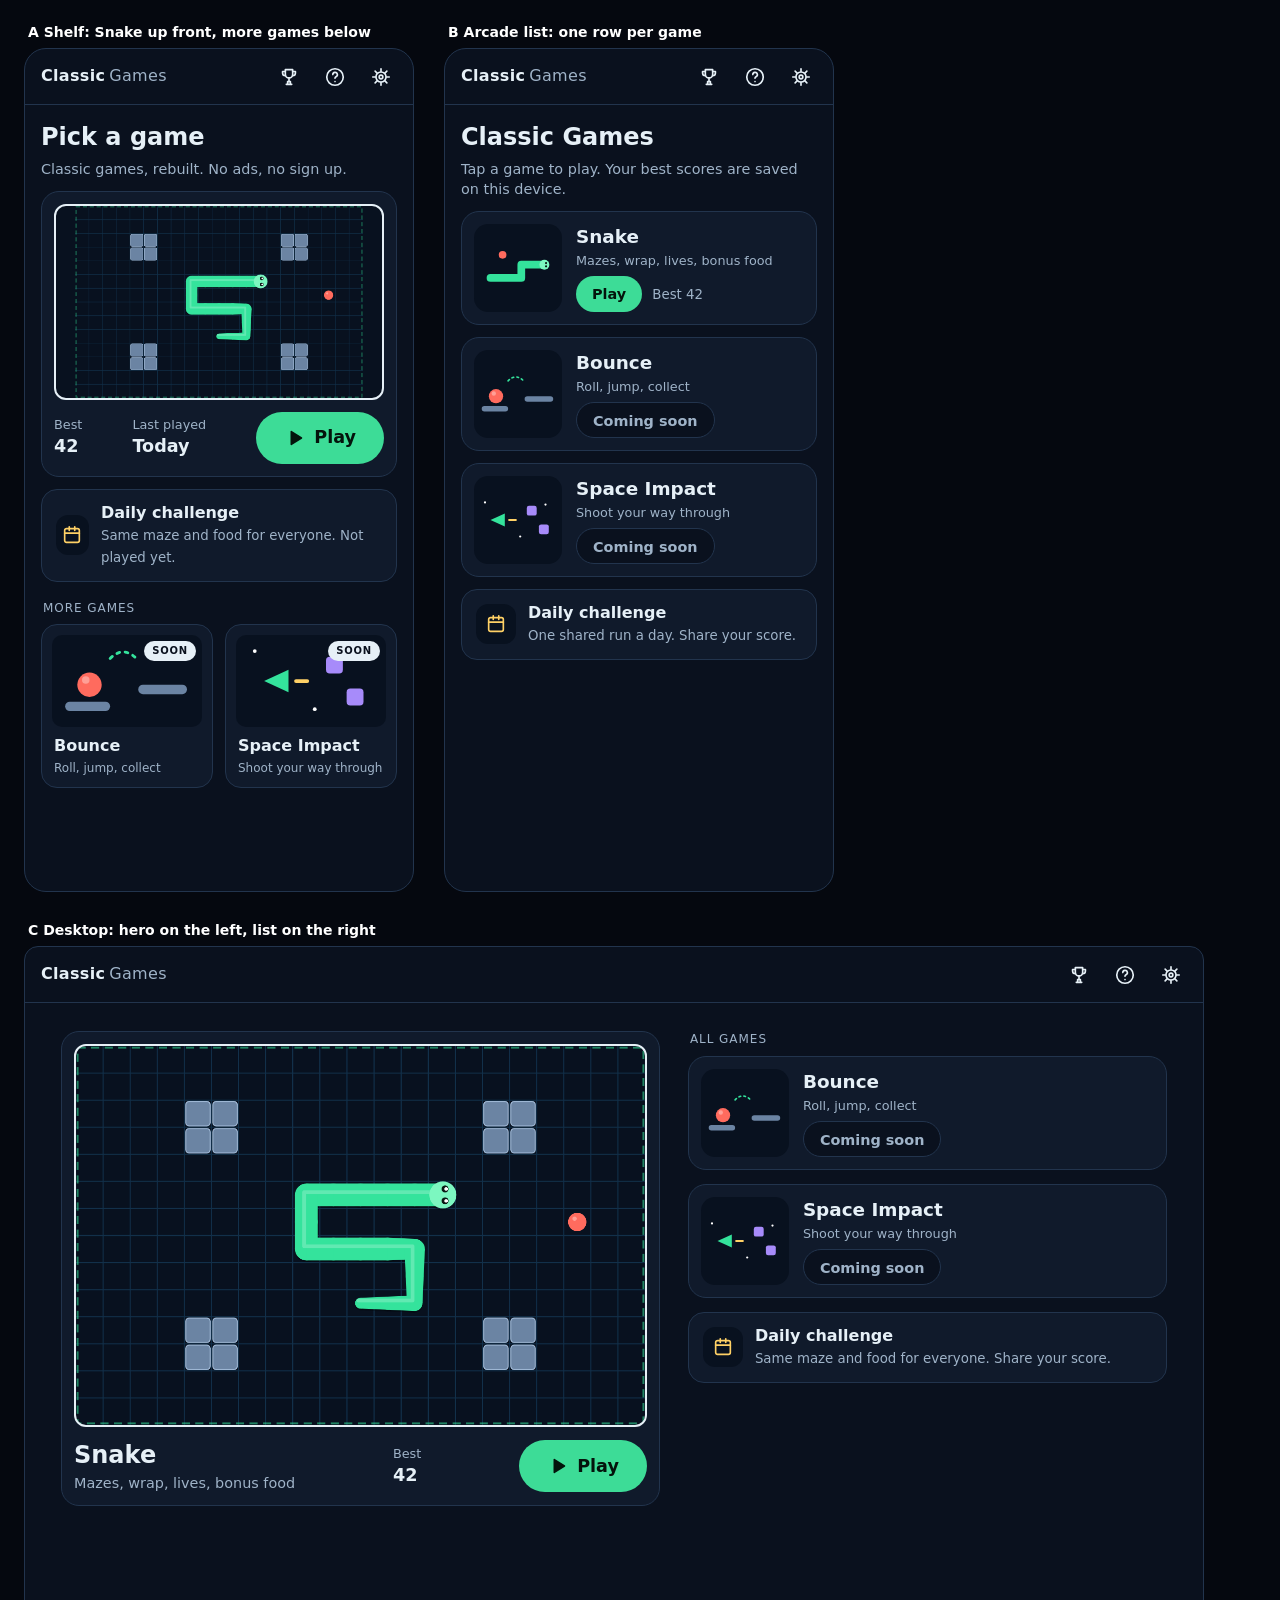
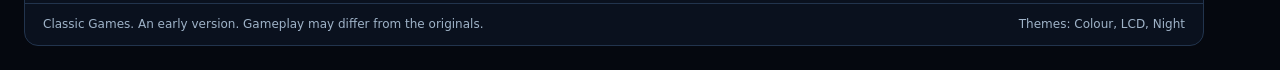
<file: docs/mockups/launcher.html>
<!doctype html>
<html lang="en" data-theme="night">
<head>
<meta charset="utf-8">
<title>Classic Games launcher (mockup, not built)</title>
<link rel="stylesheet" href="../../styles.css">
<style>
  body { background: #05080f; padding: 24px; display: flex; gap: 30px; align-items: flex-start; flex-wrap: wrap; }
  .wrap { flex: none; } .cap { font: 600 14px system-ui; color: #fff; margin: 0 0 8px 4px; }
  .frame { background: var(--bg); color: var(--ink); overflow: hidden; border: 1px solid var(--line); border-radius: 22px; font-family: var(--font); position: relative; }
  .phone { width: 390px; height: 844px; } .desk { width: 1180px; height: 700px; border-radius: 14px; }
  .top { display: flex; align-items: center; justify-content: space-between; height: 56px; padding: 6px 10px 6px 16px; border-bottom: 1px solid var(--line); }
  .wm { font-weight: 700; letter-spacing: .02em; } .wm span { font-weight: 400; color: var(--muted); margin-left: .25em; }
  .ics { display: flex; gap: 2px; } .ics i { width: 44px; height: 44px; display: grid; place-items: center; font-style: normal; }
  svg.i { width: 22px; height: 22px; fill: none; stroke: currentColor; stroke-width: 1.8; stroke-linecap: round; stroke-linejoin: round; }
  .pad { padding: 16px; }
  h2 { margin: 0 0 4px; font-size: 1.5rem; } .sub { margin: 0 0 12px; color: var(--muted); font-size: .9rem; }
  .hero { background: var(--surface); border: 1px solid var(--line); border-radius: 18px; padding: 12px; }
  .hero canvas { width: 100%; display: block; border-radius: 12px; border: 2px solid var(--ink); background: var(--board); }
  .row { display: flex; align-items: center; justify-content: space-between; gap: 10px; margin-top: 12px; }
  .stat { font-size: .8rem; color: var(--muted); } .stat b { display: block; color: var(--ink); font-size: 1.1rem; }
  .play { height: 52px; padding: 0 28px; border-radius: 999px; background: var(--accent); color: var(--accent-ink); font-weight: 700; font-size: 1.1rem; display: inline-flex; align-items: center; gap: 8px; }
  .label { margin: 18px 2px 8px; font-size: .75rem; letter-spacing: .08em; text-transform: uppercase; color: var(--muted); }
  .two { display: grid; grid-template-columns: 1fr 1fr; gap: 12px; }
  .card { background: var(--surface); border: 1px solid var(--line); border-radius: 16px; padding: 10px; position: relative; }
  .card svg.art { width: 100%; height: 92px; display: block; background: var(--board); border-radius: 10px; }
  .card h3 { margin: 8px 2px 0; font-size: 1rem; } .card p { margin: 2px 2px 0; font-size: .75rem; color: var(--muted); }
  .soon { position: absolute; top: 16px; right: 16px; font-size: .625rem; font-weight: 700; letter-spacing: .08em; text-transform: uppercase; background: var(--ink); color: var(--bg); border-radius: 999px; padding: 3px 8px; }
  .daily { display: flex; align-items: center; gap: 12px; background: var(--surface); border: 1px solid var(--line); border-radius: 16px; padding: 12px 14px; margin-top: 12px; }
  .daily b { display: block; } .daily small { color: var(--muted); }
  .daily .dot { width: 40px; height: 40px; border-radius: 12px; background: var(--board); display: grid; place-items: center; color: var(--bonus); }
  .list .it { display: flex; align-items: center; gap: 14px; background: var(--surface); border: 1px solid var(--line); border-radius: 18px; padding: 12px; margin-bottom: 12px; }
  .list .it svg.art { width: 88px; height: 88px; border-radius: 14px; background: var(--board); flex: none; }
  .list .it h3 { margin: 0; font-size: 1.15rem; } .list .it p { margin: 2px 0 6px; color: var(--muted); font-size: .8rem; }
  .pill { display: inline-block; height: 36px; line-height: 36px; padding: 0 16px; border-radius: 999px; font-weight: 700; font-size: .9rem; }
  .pill.go { background: var(--accent); color: var(--accent-ink); } .pill.wait { background: var(--bg); border: 1px solid var(--line); color: var(--muted); }
  .dmain { display: grid; grid-template-columns: 1.25fr 1fr; gap: 28px; padding: 28px 36px; }
  .dside .it { margin-bottom: 14px; }
  .foot { position: absolute; left: 0; right: 0; bottom: 0; padding: 12px 18px; font-size: .75rem; color: var(--muted); border-top: 1px solid var(--line); display: flex; justify-content: space-between; }
</style>
</head>
<body>
<script src="../../src/engine.js"></script>
<script src="../../src/render.js"></script>
<script>
(function () {
  var E = SnakeEngine, R = SnakeRender;
  var css = function (n) { return getComputedStyle(document.documentElement).getPropertyValue(n).trim(); };
  var pal = function () { return { boardLine: css('--board-line'), snake: css('--snake'), snakeHead: css('--snake-head'), snakeEdge: css('--snake-edge'), shine: css('--shine'), eye: css('--eye'), pupil: css('--pupil'), food: css('--food'), bonus: css('--bonus'), obstacle: css('--obstacle'), obstacleEdge: css('--obstacle-edge') }; };
  var IC = {
    trophy: '<path d="M8 4h8v5a4 4 0 0 1-8 0z"/><path d="M8 6H5v1.5A3 3 0 0 0 8 10.5M16 6h3v1.5a3 3 0 0 1-3 3"/><path d="M12 13v4M9 20h6M10.5 17h3V20h-3z"/>',
    help: '<circle cx="12" cy="12" r="9"/><path d="M9.6 9.4a2.5 2.5 0 1 1 3.5 2.3c-.7.4-1.1.9-1.1 1.7"/><path d="M12 17h.01"/>',
    gear: '<circle cx="12" cy="12" r="5.5"/><circle cx="12" cy="12" r="2"/><path d="M12 3v3M12 18v3M3 12h3M18 12h3M5.6 5.6l2.1 2.1M16.3 16.3l2.1 2.1M18.4 5.6l-2.1 2.1M7.7 16.3l-2.1 2.1"/>',
    play: '<path d="M8 5l11 7-11 7z" fill="currentColor"/>', cal: '<rect x="4" y="5" width="16" height="15" rx="2"/><path d="M4 10h16M9 3v4M15 3v4"/>'
  };
  var ic = function (n) { return '<svg class="i" viewBox="0 0 24 24" aria-hidden="true">' + IC[n] + '</svg>'; };
  var top = '<div class="top"><div class="wm">Classic<span>Games</span></div><div class="ics"><i>' + ic('trophy') + '</i><i>' + ic('help') + '</i><i>' + ic('gear') + '</i></div></div>';
  // small illustrative art (not the real games)
  var ART = {
    bounce: '<svg class="art" viewBox="0 0 160 92"><rect x="14" y="68" width="48" height="10" rx="5" fill="' + '#6b84a3' + '"/><rect x="92" y="50" width="52" height="10" rx="5" fill="#6b84a3"/><circle cx="40" cy="50" r="13" fill="#ff6b5e"/><circle cx="36" cy="45" r="4" fill="#fff" opacity=".35"/><path d="M62 22q14-14 28 0" stroke="#34e39c" stroke-width="3" fill="none" stroke-dasharray="3 6" stroke-linecap="round"/></svg>',
    space: '<svg class="art" viewBox="0 0 160 92"><path d="M30 46l26-12v24z" fill="#34e39c"/><rect x="62" y="44" width="16" height="4" rx="2" fill="#ffd166"/><rect x="96" y="20" width="18" height="18" rx="4" fill="#a78bfa"/><rect x="118" y="54" width="18" height="18" rx="4" fill="#a78bfa"/><circle cx="130" cy="18" r="2" fill="#fff"/><circle cx="84" cy="76" r="2" fill="#fff"/><circle cx="20" cy="14" r="2" fill="#fff"/></svg>',
    snake: '<svg class="art" viewBox="0 0 160 92"><path d="M30 64h56v-24h40" stroke="#34e39c" stroke-width="14" fill="none" stroke-linecap="round" stroke-linejoin="round"/><circle cx="128" cy="40" r="9" fill="#7cf7c0"/><circle cx="131" cy="37" r="2" fill="#0a1a14"/><circle cx="131" cy="43" r="2" fill="#0a1a14"/><circle cx="52" cy="22" r="7" fill="#ff6b5e"/></svg>'
  };
  function el(cap, cls, html) { var w = document.createElement('div'); w.className = 'wrap'; w.innerHTML = '<div class="cap">' + cap + '</div><div class="frame ' + cls + '">' + html + '</div>'; document.body.appendChild(w); return w; }
  function thumb(host, w, h) {
    var g = E.createGame({ seed: 3, board: 'pillars' });
    var path = [[13,5],[12,5],[11,5],[10,5],[9,5],[8,5],[8,6],[8,7],[9,7],[10,7],[11,7],[12,7],[12,8],[12,9],[11,9],[10,9]];
    g = Object.assign({}, g, { snake: path.map(function (c) { return { x: c[0], y: c[1] }; }), dir: 'right', food: { x: 18, y: 6 } });
    var c = host.querySelector('canvas'); c.width = w * 2; c.height = h * 2; R.draw(c.getContext('2d'), g, pal(), c.width, c.height);
  }

  // A: shelf with a hero
  var a = el('A  Shelf: Snake up front, more games below', 'phone',
    top + '<div class="pad"><h2>Pick a game</h2><p class="sub">Classic games, rebuilt. No ads, no sign up.</p>' +
    '<div class="hero"><canvas></canvas><div class="row"><div><div class="stat">Best<b>42</b></div></div><div><div class="stat">Last played<b>Today</b></div></div><span class="play">' + ic('play') + ' Play</span></div></div>' +
    '<div class="daily"><span class="dot">' + ic('cal') + '</span><div><b>Daily challenge</b><small>Same maze and food for everyone. Not played yet.</small></div></div>' +
    '<div class="label">More games</div><div class="two">' +
    '<div class="card"><span class="soon">Soon</span>' + ART.bounce + '<h3>Bounce</h3><p>Roll, jump, collect</p></div>' +
    '<div class="card"><span class="soon">Soon</span>' + ART.space + '<h3>Space Impact</h3><p>Shoot your way through</p></div></div></div>');
  thumb(a, 340, 200);

  // B: arcade list
  el('B  Arcade list: one row per game', 'phone',
    top + '<div class="pad list"><h2>Classic Games</h2><p class="sub">Tap a game to play. Your best scores are saved on this device.</p>' +
    '<div class="it">' + ART.snake + '<div><h3>Snake</h3><p>Mazes, wrap, lives, bonus food</p><span class="pill go">Play</span> &nbsp;<small style="color:var(--muted)">Best 42</small></div></div>' +
    '<div class="it">' + ART.bounce + '<div><h3>Bounce</h3><p>Roll, jump, collect</p><span class="pill wait">Coming soon</span></div></div>' +
    '<div class="it">' + ART.space + '<div><h3>Space Impact</h3><p>Shoot your way through</p><span class="pill wait">Coming soon</span></div></div>' +
    '<div class="daily"><span class="dot">' + ic('cal') + '</span><div><b>Daily challenge</b><small>One shared run a day. Share your score.</small></div></div></div>');

  // Desktop
  var d = el('C  Desktop: hero on the left, list on the right', 'desk',
    top + '<div class="dmain"><div class="hero"><canvas></canvas><div class="row"><div><h2 style="margin:0">Snake</h2><div class="sub" style="margin:0">Mazes, wrap, lives, bonus food</div></div><div class="stat">Best<b>42</b></div><span class="play">' + ic('play') + ' Play</span></div></div>' +
    '<div class="dside list"><div class="label" style="margin-top:0">All games</div>' +
    '<div class="it">' + ART.bounce + '<div><h3>Bounce</h3><p>Roll, jump, collect</p><span class="pill wait">Coming soon</span></div></div>' +
    '<div class="it">' + ART.space + '<div><h3>Space Impact</h3><p>Shoot your way through</p><span class="pill wait">Coming soon</span></div></div>' +
    '<div class="daily"><span class="dot">' + ic('cal') + '</span><div><b>Daily challenge</b><small>Same maze and food for everyone. Share your score.</small></div></div></div></div>' +
    '<div class="foot"><span>Classic Games. An early version. Gameplay may differ from the originals.</span><span>Themes: Colour, LCD, Night</span></div>');
  thumb(d, 600, 400);
  document.title = 'ready';
})();
</script>
</body>
</html>
</file>
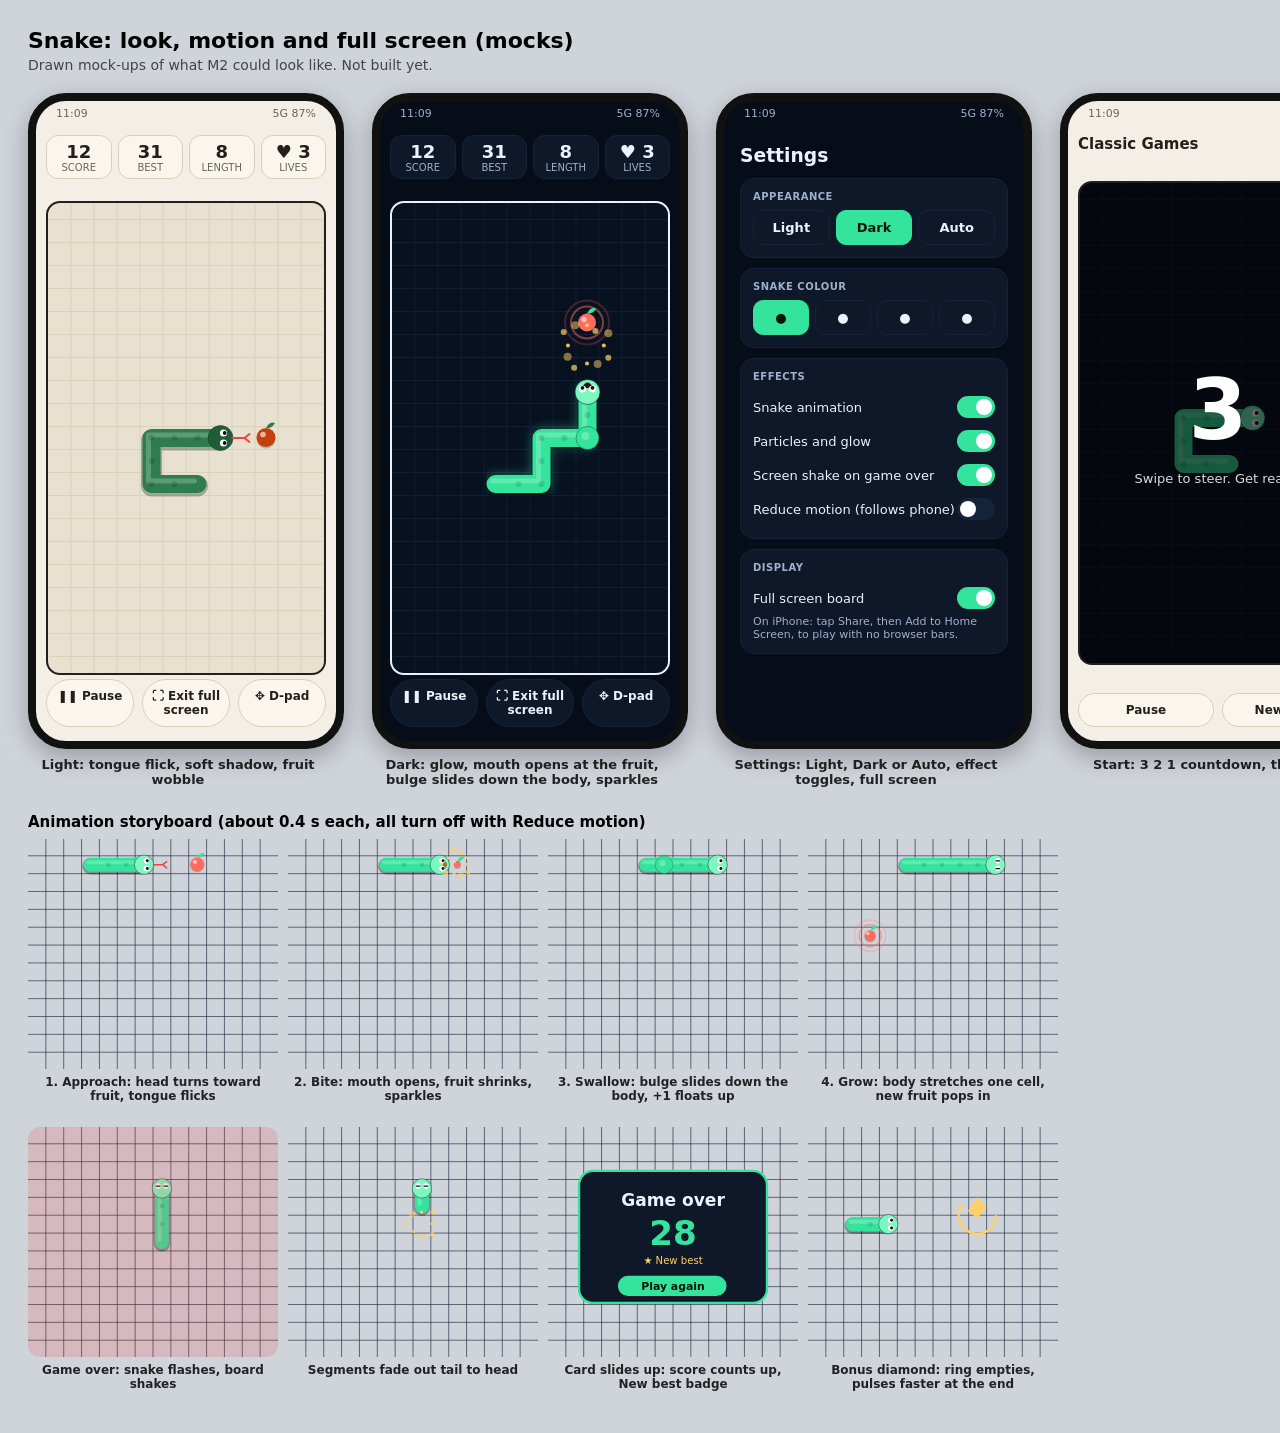
<file: docs/mockups/m2.html>
<!doctype html><html><head><meta charset="utf-8"><title>M2 mocks</title>
<style>
body{margin:0;background:#cfd3da;font-family:system-ui,Segoe UI,Roboto,sans-serif;padding:28px;width:1500px}
h1{font-size:22px;margin:0 0 4px}p.sub{margin:0 0 20px;color:#444;font-size:14px}
.row{display:flex;gap:28px;align-items:flex-start}
.ph{width:300px;height:640px;border-radius:38px;border:8px solid #111;overflow:hidden;position:relative;box-shadow:0 8px 24px #0004}
.cap{width:300px;text-align:center;font-size:13px;margin-top:8px;color:#222;font-weight:600}
.light{--bg:#f3efe7;--card:#faf6ee;--ink:#231f1a;--mut:#6b645a;--board:#e9e1cf;--line:#d9cfb8;--acc:#2f7d4f}
.dark{--bg:#070d18;--card:#0e1829;--ink:#eaf1ff;--mut:#9fb0cc;--board:#08111f;--line:#14233a;--acc:#34e39c}
.ph{background:var(--bg);color:var(--ink)}
.hud{position:absolute;left:10px;right:10px;top:34px;display:flex;gap:6px}
.hud div{flex:1;background:var(--card);border:1px solid var(--line);border-radius:12px;text-align:center;padding:5px 0;font-size:10px;color:var(--mut)}
.hud b{display:block;font-size:18px;color:var(--ink)}
.bd{position:absolute;left:10px;right:10px;top:100px;height:470px;border-radius:14px;background:var(--board);border:2px solid var(--ink);overflow:hidden}
.bar{position:absolute;left:10px;right:10px;bottom:14px;display:flex;gap:8px}
.bar span{flex:1;background:var(--card);border:1px solid var(--line);border-radius:999px;text-align:center;padding:9px 0;font-size:12px;font-weight:600}
.pill{position:absolute;top:8px;right:10px;background:#0006;color:#fff;border-radius:999px;font-size:10px;padding:4px 9px}
.note{position:absolute;left:10px;right:10px;top:8px;font-size:10px;text-align:center;color:var(--mut)}
.sb{position:absolute;top:0;left:0;right:0;height:26px;font-size:11px;padding:6px 20px;display:flex;justify-content:space-between;color:var(--mut)}
.tl{position:absolute;left:10px;right:10px;top:34px;display:flex;justify-content:space-between;font-weight:700;font-size:15px}
.set{padding:44px 16px 0}.set h3{margin:0 0 12px}.grp{background:var(--card);border:1px solid var(--line);border-radius:14px;padding:12px;margin-bottom:10px;font-size:13px}
.grp small{display:block;color:var(--mut);margin-bottom:8px;font-weight:700;letter-spacing:.05em;text-transform:uppercase;font-size:10px}
.seg{display:flex;gap:6px}.seg i{flex:1;font-style:normal;text-align:center;border:1px solid var(--line);border-radius:10px;padding:9px 0;font-weight:600}
.seg i.on{background:var(--acc);color:#fff;border-color:var(--acc)}.dark .seg i.on{color:#04140c}
.tog{display:flex;justify-content:space-between;align-items:center;padding:6px 0}.sw{width:38px;height:22px;border-radius:99px;background:var(--acc);position:relative}.sw:after{content:"";position:absolute;right:3px;top:3px;width:16px;height:16px;border-radius:50%;background:#fff}.sw.off{background:var(--line)}.sw.off:after{right:auto;left:3px}
.story{display:grid;grid-template-columns:repeat(4,1fr);gap:10px;width:1030px}
.fr{background:var(--board);border:2px solid var(--ink);border-radius:12px;height:230px;position:relative;overflow:hidden}
.fr+.t{font-size:12px;text-align:center;margin:6px 0 14px;color:#222;font-weight:600}
.sec{font-weight:700;margin:26px 0 8px;font-size:15px}
</style></head><body>
<h1>Snake: look, motion and full screen (mocks)</h1><p class="sub">Drawn mock-ups of what M2 could look like. Not built yet.</p>
<div class="row" id="r1"></div>
<div class="sec">Animation storyboard (about 0.4 s each, all turn off with Reduce motion)</div>
<div class="row" id="r2"></div>
<script>
const CELL=23, COLS=14, ROWS=21;
function pts(cells){return cells.map(([x,y])=>[x*CELL+CELL/2,y*CELL+CELL/2]);}
function snake(theme,o){
  const d=theme==='dark';
  const body=d?'#34e39c':'#2f7d4f', head=d?'#7cf7c0':'#1f5c38', edge=d?'#01070a':'#1b3d2a';
  const c=o.cells, p=pts(c);
  const path='M'+p.map(a=>a.join(',')).join(' L');
  let s='';
  if(d&&o.glow) s+=`<path d="${path}" fill="none" stroke="${body}" stroke-width="20" stroke-linecap="round" stroke-linejoin="round" opacity=".35" filter="url(#bl)"/>`;
  // motion trail (faint ghost cells behind the tail)
  (o.trail||[]).forEach((t,i)=>{const q=pts([t])[0];s+=`<circle cx="${q[0]}" cy="${q[1]}" r="${7-i*2}" fill="${body}" opacity="${.22-i*.07}"/>`});
  s+=`<path d="${path}" fill="none" stroke="${edge}" stroke-width="21" stroke-linecap="round" stroke-linejoin="round" opacity=".35" transform="translate(0,2)"/>`;
  s+=`<path d="${path}" fill="none" stroke="${body}" stroke-width="18" stroke-linecap="round" stroke-linejoin="round"/>`;
  s+=`<path d="${path}" fill="none" stroke="#fff" stroke-opacity=".22" stroke-width="5" stroke-linecap="round" stroke-linejoin="round" transform="translate(-3,-3)"/>`;
  // scale pattern: dots along the body
  p.forEach((q,i)=>{ if(i>0&&i<p.length-1) s+=`<circle cx="${q[0]}" cy="${q[1]}" r="3" fill="#000" opacity=".12"/>`;});
  // bulge (eaten food travelling down the body)
  if(o.bulge!=null){const q=p[o.bulge];s+=`<circle cx="${q[0]}" cy="${q[1]}" r="11.5" fill="${body}" stroke="${edge}" stroke-opacity=".3"/><circle cx="${q[0]-2}" cy="${q[1]-2}" r="4" fill="#fff" opacity=".25"/>`;}
  const h=p[0], n=p[1]; let dx=h[0]-n[0], dy=h[1]-n[1]; const L=Math.hypot(dx,dy)||1; dx/=L; dy/=L;
  const px=-dy, py=dx;
  s+=`<circle cx="${h[0]}" cy="${h[1]}" r="12.5" fill="${head}" stroke="${edge}" stroke-opacity=".5"/>`;
  if(o.tongue){const bx=h[0]+dx*12,by=h[1]+dy*12,tx=bx+dx*12,ty=by+dy*12;
    s+=`<path d="M${bx},${by} L${tx},${ty} M${tx},${ty} l${dx*5+px*4},${dy*5+py*4} M${tx},${ty} l${dx*5-px*4},${dy*5-py*4}" stroke="#ef4444" stroke-width="2" stroke-linecap="round" fill="none"/>`;}
  if(o.mouth){s+=`<path d="M${h[0]+dx*4+px*6},${h[1]+dy*4+py*6} Q${h[0]+dx*15},${h[1]+dy*15} ${h[0]+dx*4-px*6},${h[1]+dy*4-py*6} Z" fill="#3a0d12"/>`;}
  [1,-1].forEach(k=>{const ex=h[0]+dx*3+px*5*k, ey=h[1]+dy*3+py*5*k;
    s+=`<circle cx="${ex}" cy="${ey}" r="3.6" fill="#fff"/>`+(o.blink?`<path d="M${ex-3},${ey} h6" stroke="#111" stroke-width="1.5"/>`:`<circle cx="${ex+dx*1.2}" cy="${ey+dy*1.2}" r="1.9" fill="#111"/>`);});
  return s;
}
function fruit(theme,x,y,o={}){
  const d=theme==='dark', col=d?'#ff6b5e':'#c2410c';
  const r=9*(o.scale||1);
  let s='';
  if(o.ring) s+=`<circle cx="${x}" cy="${y}" r="${r+7}" fill="none" stroke="${col}" stroke-opacity=".5" stroke-width="2"/><circle cx="${x}" cy="${y}" r="${r+13}" fill="none" stroke="${col}" stroke-opacity=".22" stroke-width="2"/>`;
  s+=`<circle cx="${x}" cy="${y+1.5}" r="${r}" fill="#000" opacity=".2"/><circle cx="${x}" cy="${y}" r="${r}" fill="${col}"/><circle cx="${x-3}" cy="${y-3}" r="${r*.3}" fill="#fff" opacity=".6"/><path d="M${x},${y-r} q4,-7 9,-5 q-3,6 -9,5z" fill="${d?'#34e39c':'#2f7d4f'}"/>`;
  return s;
}
function particles(theme,x,y,n=10,R=26){
  const col=theme==='dark'?'#ffd166':'#c2410c'; let s='';
  for(let i=0;i<n;i++){const a=i/n*6.283, r=R*(.6+.4*((i*37)%10)/10);
    s+=`<circle cx="${x+Math.cos(a)*r}" cy="${y+Math.sin(a)*r}" r="${2+(i%3)}" fill="${col}" opacity="${.9-(i%3)*.2}"/>`;}
  return s;
}
function grid(theme){const l=theme==='dark'?'#14233a':'#d9cfb8';let s='';for(let i=1;i<COLS;i++)s+=`<line x1="${i*CELL}" y1="0" x2="${i*CELL}" y2="${ROWS*CELL}" stroke="${l}" stroke-width=".8"/>`;for(let j=1;j<ROWS;j++)s+=`<line x1="0" y1="${j*CELL}" x2="${COLS*CELL}" y2="${j*CELL}" stroke="${l}" stroke-width=".8"/>`;return s;}
const DEFS=`<defs><filter id="bl"><feGaussianBlur stdDeviation="6"/></filter></defs>`;
function svg(inner,w=322,h=470){return `<svg viewBox="0 0 ${COLS*CELL} ${ROWS*CELL}" width="${w}" height="${h}" preserveAspectRatio="xMidYMid slice">${DEFS}${inner}</svg>`;}
function phone(theme,title,body,cap){return `<div><div class="ph ${theme}"><div class="sb"><span>11:09</span><span>5G 87%</span></div>${body}</div><div class="cap">${cap}</div></div>`;}
const snakeA=[[7,10],[6,10],[5,10],[4,10],[4,11],[4,12],[5,12],[6,12]];
const snakeB=[[8,8],[8,9],[8,10],[7,10],[6,10],[6,11],[6,12],[5,12],[4,12]];
function immersive(theme,cells,extra,fr,top){
  const hud=`<div class="hud"><div><b>12</b>SCORE</div><div><b>31</b>BEST</div><div><b>8</b>LENGTH</div><div><b>♥ 3</b>LIVES</div></div>`;
  return hud+`<div class="bd">${svg(grid(theme)+fr+snake(theme,extra))}</div><div class="bar"><span>❚❚ Pause</span><span>⛶ Exit full screen</span><span>✥ D-pad</span></div>`;
}
const r1=document.getElementById('r1');
r1.innerHTML=
 phone('light','',immersive('light',snakeA,{cells:snakeA,tongue:true,trail:[[7,10]]},fruit('light',9*CELL+11,10*CELL+11,{scale:1.05})),'Light: tongue flick, soft shadow, fruit wobble')+
 phone('dark','',immersive('dark',snakeB,{cells:snakeB,glow:true,mouth:true,bulge:2},fruit('dark',8*CELL+11,5*CELL+11,{ring:true})+particles('dark',8*CELL+11,6*CELL+11,12,28),0),'Dark: glow, mouth opens at the fruit, bulge slides down the body, sparkles')+
 phone('dark','',`<div class="set"><h3>Settings</h3>
 <div class="grp"><small>Appearance</small><div class="seg"><i>Light</i><i class="on">Dark</i><i>Auto</i></div></div>
 <div class="grp"><small>Snake colour</small><div class="seg"><i class="on">●</i><i>●</i><i>●</i><i>●</i></div></div>
 <div class="grp"><small>Effects</small><div class="tog">Snake animation<span class="sw"></span></div><div class="tog">Particles and glow<span class="sw"></span></div><div class="tog">Screen shake on game over<span class="sw"></span></div><div class="tog">Reduce motion (follows phone)<span class="sw off"></span></div></div>
 <div class="grp"><small>Display</small><div class="tog">Full screen board<span class="sw"></span></div><div style="color:var(--mut);font-size:11px">On iPhone: tap Share, then Add to Home Screen, to play with no browser bars.</div></div></div>`,'Settings: Light, Dark or Auto, effect toggles, full screen')+
 phone('light','',`<div class="tl"><span>Classic Games</span><span>🏆 ? ⚙</span></div><div class="note"></div><div class="bd" style="top:80px;height:480px;background:#0b1220"><div style="position:absolute;inset:0;background:#0009;display:grid;place-content:center;text-align:center;color:#fff;gap:12px"><div style="font-size:84px;font-weight:800">3</div><div style="font-size:13px;opacity:.85">Swipe to steer. Get ready.</div></div>${svg(grid('dark')+snake('dark',{cells:snakeA}) ,322,470)}</div><div class="bar"><span>Pause</span><span>New game</span></div>`,'Start: 3 2 1 countdown, then go');
// storyboard
const frames=[
 {t:'1. Approach: head turns toward fruit, tongue flicks',cells:[[6,5],[5,5],[4,5],[3,5]],o:{tongue:true},fx:fruit('dark',9*CELL+11,5*CELL+11)},
 {t:'2. Bite: mouth opens, fruit shrinks, sparkles',cells:[[8,5],[7,5],[6,5],[5,5]],o:{mouth:true},fx:fruit('dark',9*CELL+11,5*CELL+11,{scale:.5})+particles('dark',9*CELL+11,5*CELL+11,10,20)},
 {t:'3. Swallow: bulge slides down the body, +1 floats up',cells:[[9,5],[8,5],[7,5],[6,5],[5,5]],o:{bulge:3},fx:`<text x="${9*CELL}" y="${4*CELL}" fill="#ffd166" font-size="20" font-weight="700">+1</text>`},
 {t:'4. Grow: body stretches one cell, new fruit pops in',cells:[[10,5],[9,5],[8,5],[7,5],[6,5],[5,5]],o:{blink:true},fx:fruit('dark',3*CELL+11,9*CELL+11,{ring:true,scale:.8})}
];
const deadFr=[
 {t:'Game over: snake flashes, board shakes',cells:[[7,7],[7,8],[7,9],[7,10]],o:{blink:true},fx:`<rect x="0" y="0" width="${COLS*CELL}" height="${ROWS*CELL}" fill="#ef4444" opacity=".18"/>`},
 {t:'Segments fade out tail to head',cells:[[7,7],[7,8]],o:{blink:true},fx:particles('dark',7*CELL+11,9*CELL+11,8,22)},
 {t:'Card slides up: score counts up, New best badge',cells:[],o:{},fx:'card'},
 {t:'Bonus diamond: ring empties, pulses faster at the end',cells:[[4,9],[3,9],[2,9]],o:{},fx:`<path d="M${9*CELL+11} ${8*CELL} l12 ${CELL/2+2} l-12 ${CELL/2+2} l-12 -${CELL/2-2}z" fill="#ffd166"/><circle cx="${9*CELL+11}" cy="${9*CELL}" r="24" fill="none" stroke="#ffd166" stroke-width="3" stroke-dasharray="90 60"/>`}
];
function fr(f){let inner=grid('dark');
  if(f.fx==='card'){inner+=`<rect x="40" y="150" width="${COLS*CELL-80}" height="170" rx="18" fill="#0e1829" stroke="#34e39c" stroke-width="3"/><text x="${COLS*CELL/2}" y="195" fill="#eaf1ff" font-size="22" font-weight="700" text-anchor="middle">Game over</text><text x="${COLS*CELL/2}" y="245" fill="#34e39c" font-size="44" font-weight="800" text-anchor="middle">28</text><text x="${COLS*CELL/2}" y="270" fill="#ffd166" font-size="13" text-anchor="middle">★ New best</text><rect x="90" y="285" width="140" height="26" rx="13" fill="#34e39c"/><text x="${COLS*CELL/2}" y="303" font-size="14" font-weight="700" text-anchor="middle" fill="#04140c">Play again</text>`;}
  else inner+=(f.cells.length?snake('dark',Object.assign({cells:f.cells,glow:true},f.o)):'')+f.fx;
  return `<div><div class="fr">${`<svg viewBox="0 0 ${COLS*CELL} ${ROWS*CELL}" width="100%" height="100%" preserveAspectRatio="xMidYMid slice">${DEFS}${inner}</svg>`}</div><div class="t">${f.t}</div></div>`;}
document.getElementById('r2').innerHTML=`<div class="story">${frames.map(fr).join('')}${deadFr.map(fr).join('')}</div>`;
</script></body></html>
</file>
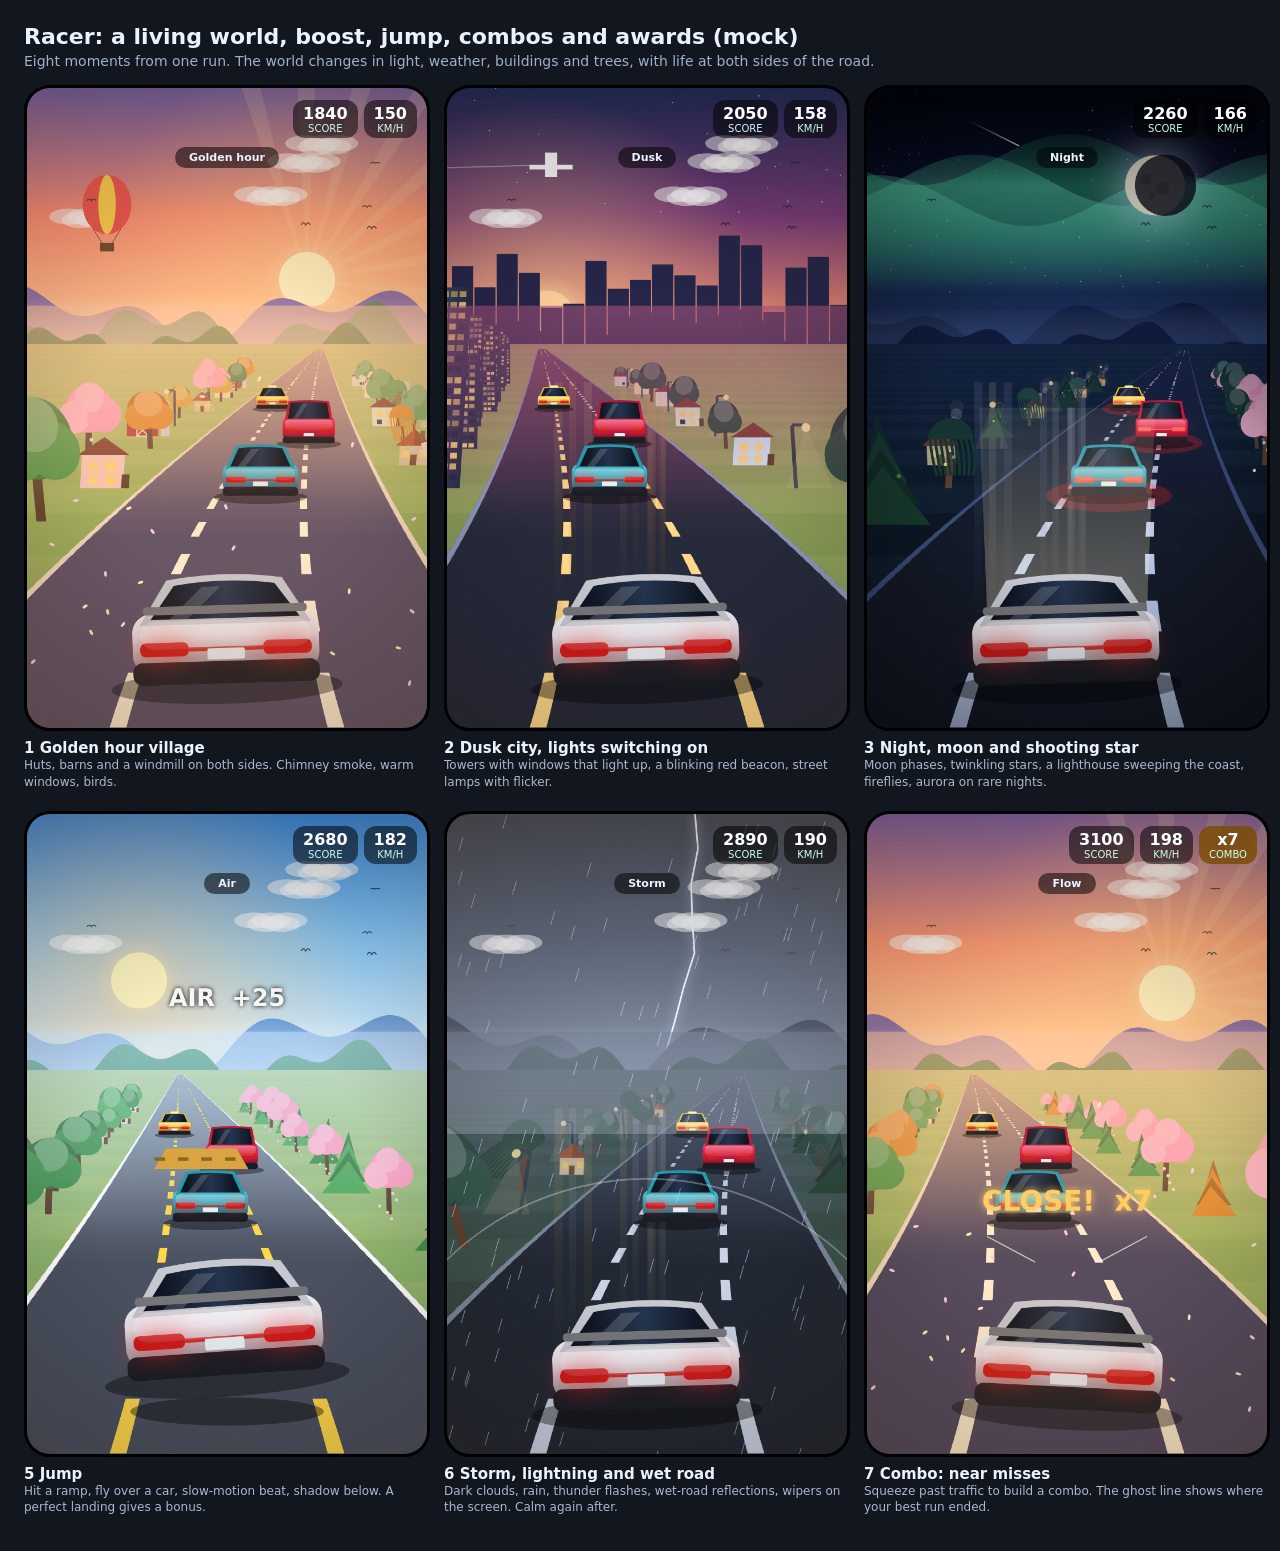
<file: docs/mockups/racer-alive.html>
<!doctype html><html><head><meta charset="utf-8"><title>Racer alive</title><style>
body{margin:0;background:#12161f;color:#eaf1ff;font-family:system-ui,Segoe UI,Roboto,sans-serif;padding:24px;width:1720px}
h1{font-size:22px;margin:0 0 4px}p.sub{margin:0 0 16px;color:#9fb0cc;font-size:14px}
.grid{display:grid;grid-template-columns:repeat(4,400px);gap:20px}
.card .v{width:400px;height:640px;border-radius:26px;overflow:hidden;border:3px solid #000;position:relative}
canvas{width:400px;height:640px;display:block}
.t{font-size:15px;font-weight:800;margin-top:8px}.d{font-size:12px;color:#aab8d0;line-height:1.4}
.hud{position:absolute;left:10px;right:10px;top:12px;display:flex;gap:6px;font-size:10px;color:#cfe;justify-content:flex-end}.hud div{background:#0008;border-radius:12px;padding:4px 10px;text-align:center}.hud b{display:block;font-size:16px;color:#fff}.cb{background:#7a4a00cc!important}
.zone{position:absolute;left:0;right:0;top:58px;text-align:center}.zone span{background:#0008;border-radius:999px;padding:4px 14px;font-size:11px;font-weight:700}
.aw{background:linear-gradient(#1b2340,#0f1426);padding:26px 18px;box-sizing:border-box}.awh{font-size:26px;font-weight:800}.awsub{color:#9fb0cc;font-size:13px;margin-bottom:12px}.awsub2{color:#9fb0cc;font-size:12px;margin:6px 0 12px}
.prog{display:flex;gap:6px}.pd{flex:1;height:10px;border-radius:5px;background:#2a3350}.pd.on{background:linear-gradient(90deg,#34e39c,#7cf7c0)}
.aw1{display:flex;gap:12px;align-items:flex-start;background:#1a2240;border-radius:14px;padding:10px 12px;margin-bottom:8px;position:relative}.aw1 i{width:34px;height:34px;border-radius:50%;flex:none;margin-top:2px}.aw1 b{font-size:14px}.aw1 small{display:block;color:#9fb0cc;font-size:11px}.bar{height:5px;background:#2a3350;border-radius:3px;margin-top:6px;width:210px}.bar u{display:block;height:5px;border-radius:3px}.aw1 em{position:absolute;right:10px;top:10px;font-style:normal;font-size:11px;color:#34e39c;font-weight:700}
.awnew{margin-top:10px;background:#34e39c22;border:1px solid #34e39c;border-radius:12px;padding:10px;font-size:12px}
</style></head><body><h1>Racer: a living world, boost, jump, combos and awards (mock)</h1><p class="sub">Eight moments from one run. The world changes in light, weather, buildings and trees, with life at both sides of the road.</p><div class="grid" id="g"></div><script>const TAU=Math.PI*2;
function rnd(i,a){const x=Math.sin(i*127.1+a*311.7)*43758.5453;return x-Math.floor(x)}
function lerp(a,b,t){return a+(b-a)*t}
function mix(c1,c2,t){const p=h=>[1,3,5].map(i=>parseInt(h.slice(i,i+2),16));const a=p(c1),b=p(c2);return '#'+a.map((v,i)=>Math.round(lerp(v,b[i],t)).toString(16).padStart(2,'0')).join('')}
const TYPES={
 hatch:{bh:.36,ch:.30,ct:.74,sp:0,w:1,lb:1},
 sedan:{bh:.34,ch:.28,ct:.66,sp:0,w:1.02,lb:1},
 suv:{bh:.42,ch:.34,ct:.78,sp:0,w:1.08,lb:1},
 sport:{bh:.30,ch:.22,ct:.62,sp:1,w:1.06,lb:2},
 taxi:{bh:.34,ch:.28,ct:.66,sp:0,w:1.02,lb:1,roof:1},
 van:{bh:.46,ch:.40,ct:.86,sp:0,w:1.1,lb:1},
 truck:{box:1,w:1.15},
 bus:{bus:1,w:1.2}
};
function carRear(g,cx,by,w,col,type,o={}){ // by = ground y under rear bumper
  const T=TYPES[type];const W=w*T.w;
  g.save();
  g.fillStyle='rgba(0,0,0,.38)';g.beginPath();g.ellipse(cx,by+W*.02,W*.62,W*.09,0,0,TAU);g.fill();
  if(T.box||T.bus){
    const h=W*(T.bus?1.05:1.0);
    const gr=g.createLinearGradient(0,by-h,0,by);gr.addColorStop(0,T.bus?col:'#eef1f6');gr.addColorStop(1,T.bus?mix(col,'#000000',.35):'#aeb5c3');
    g.fillStyle=gr;rr(g,cx-W/2,by-h,W,h-W*.12,W*.05);g.fill();
    if(T.bus){g.fillStyle='#16202e';rr(g,cx-W*.4,by-h*.9,W*.8,h*.32,W*.03);g.fill();g.fillStyle='rgba(255,255,255,.18)';rr(g,cx-W*.4,by-h*.9,W*.8,h*.1,W*.03);g.fill()}
    else{g.fillStyle='rgba(0,0,0,.12)';g.fillRect(cx-W*.01,by-h,W*.02,h-W*.12)}
    g.fillStyle='#262b36';g.fillRect(cx-W/2,by-W*.2,W,W*.1);
    tail(g,cx,by-W*.26,W*.9,W,o.brake);plate(g,cx,by-W*.13,W);wheels(g,cx,by,W,.84);
    g.restore();return}
  const bodyH=W*T.bh,cabH=W*T.ch;
  wheels(g,cx,by,W,.9);
  // lower body
  const gr=g.createLinearGradient(0,by-bodyH-W*.1,0,by);gr.addColorStop(0,mix(col,'#ffffff',.25));gr.addColorStop(.35,col);gr.addColorStop(1,mix(col,'#000000',.55));
  g.fillStyle=gr;rr(g,cx-W/2,by-bodyH-W*.08,W,bodyH+W*.02,W*.1);g.fill();
  // cabin
  const ctw=W*T.ct;g.beginPath();g.moveTo(cx-W*.46,by-bodyH-W*.02);g.lineTo(cx-ctw/2,by-bodyH-cabH-W*.04);g.quadraticCurveTo(cx,by-bodyH-cabH-W*.09,cx+ctw/2,by-bodyH-cabH-W*.04);g.lineTo(cx+W*.46,by-bodyH-W*.02);g.closePath();
  g.fillStyle=mix(col,'#000000',.15);g.fill();
  // rear glass
  const gg=g.createLinearGradient(cx-ctw/2,0,cx+ctw/2,0);gg.addColorStop(0,'#0e1522');gg.addColorStop(.5,'#25354f');gg.addColorStop(1,'#0e1522');
  g.beginPath();g.moveTo(cx-W*.4,by-bodyH-W*.05);g.lineTo(cx-ctw/2+W*.04,by-bodyH-cabH-W*.01);g.quadraticCurveTo(cx,by-bodyH-cabH-W*.05,cx+ctw/2-W*.04,by-bodyH-cabH-W*.01);g.lineTo(cx+W*.4,by-bodyH-W*.05);g.closePath();g.fillStyle=gg;g.fill();
  g.fillStyle='rgba(255,255,255,.16)';g.beginPath();g.moveTo(cx-W*.3,by-bodyH-W*.05);g.lineTo(cx-W*.12,by-bodyH-cabH);g.lineTo(cx-W*.02,by-bodyH-cabH);g.lineTo(cx-W*.2,by-bodyH-W*.05);g.fill();
  if(T.sp){g.fillStyle=mix(col,'#000000',.5);rr(g,cx-W*.44,by-bodyH-W*.12,W*.88,W*.045,W*.02);g.fill();}
  if(T.roof){g.fillStyle='#fff7a8';rr(g,cx-W*.13,by-bodyH-cabH-W*.1,W*.26,W*.07,W*.02);g.fill()}
  // bumper + lights + plate
  g.fillStyle='#1a1d25';rr(g,cx-W*.5,by-W*.12,W,W*.12,W*.05);g.fill();
  tail(g,cx,by-bodyH*.62,W,W,o.brake,T.lb);plate(g,cx,by-W*.16,W);
  // shine
  const sh=g.createLinearGradient(0,by-bodyH,0,by-bodyH*.4);sh.addColorStop(0,'rgba(255,255,255,.28)');sh.addColorStop(1,'rgba(255,255,255,0)');g.fillStyle=sh;rr(g,cx-W*.46,by-bodyH-W*.04,W*.92,bodyH*.5,W*.08);g.fill();
  g.restore();
}
function tail(g,cx,y,W,Wfull,brake,lb){g.save();g.shadowColor='#ff2a2a';g.shadowBlur=Wfull*(brake?.28:.14);
  g.fillStyle=brake?'#ff5a4d':'#d11a1a';rr(g,cx-W*.46,y-W*.04,W*.26,W*.075,W*.03);g.fill();rr(g,cx+W*.2,y-W*.04,W*.26,W*.075,W*.03);g.fill();
  if(lb===2||lb===1){g.globalAlpha=.85;g.fillRect(cx-W*.2,y-W*.012,W*.4,W*.022)}g.restore()}
function plate(g,cx,y,W){g.fillStyle='#e9edf2';rr(g,cx-W*.1,y-W*.03,W*.2,W*.06,W*.01);g.fill()}
function wheels(g,cx,by,W,k){g.fillStyle='#0b0d12';rr(g,cx-W*.47,by-W*.2,W*.14,W*.2,W*.04);g.fill();rr(g,cx+W*.33,by-W*.2,W*.14,W*.2,W*.04);g.fill()}
function rr(g,x,y,w,h,r){g.beginPath();g.moveTo(x+r,y);g.arcTo(x+w,y,x+w,y+h,r);g.arcTo(x+w,y+h,x,y+h,r);g.arcTo(x,y+h,x,y,r);g.arcTo(x,y,x+w,y,r);g.closePath()}
// ---------- scenery sprites (drawn standing on ground y, scale s) ----------
const S={
 tree:(g,x,y,s,c)=>{g.fillStyle='#4a3626';g.fillRect(x-3*s,y-26*s,6*s,26*s);const cc=c||'#2f7a45';[[0,-46,22],[-11,-36,16],[11,-37,16]].forEach(([dx,dy,r])=>{g.fillStyle=cc;g.beginPath();g.arc(x+dx*s,y+dy*s,r*s,0,TAU);g.fill();g.fillStyle='rgba(255,255,255,.1)';g.beginPath();g.arc(x+(dx-4)*s,y+(dy-5)*s,r*s*.5,0,TAU);g.fill()})},
 pine:(g,x,y,s,c,snow)=>{g.fillStyle='#3a2a20';g.fillRect(x-2*s,y-8*s,4*s,8*s);for(let i=0;i<4;i++){g.fillStyle=c||'#1f5a43';g.beginPath();g.moveTo(x,y-(52-i*6)*s);g.lineTo(x+(10+i*5)*s,y-(30-i*14+ -8)*s+ -0);g.lineTo(x-(10+i*5)*s,y-(30-i*14+ -8)*s);g.fill();if(snow){g.fillStyle='#fff';g.beginPath();g.moveTo(x,y-(52-i*6)*s);g.lineTo(x+(5+i*2)*s,y-(44-i*6)*s);g.lineTo(x-(5+i*2)*s,y-(44-i*6)*s);g.fill()}}},
 palm:(g,x,y,s)=>{g.strokeStyle='#8a6a3c';g.lineWidth=5*s;g.beginPath();g.moveTo(x,y);g.quadraticCurveTo(x+6*s,y-30*s,x+2*s,y-58*s);g.stroke();for(let a=0;a<7;a++){const ang=a/7*TAU;g.strokeStyle='#2f9e6a';g.lineWidth=4*s;g.beginPath();g.moveTo(x+2*s,y-58*s);g.quadraticCurveTo(x+2*s+Math.cos(ang)*18*s,y-70*s+Math.sin(ang)*6*s,x+2*s+Math.cos(ang)*30*s,y-56*s+Math.sin(ang)*14*s);g.stroke()}},
 cactus:(g,x,y,s)=>{g.fillStyle='#4e8f55';rr(g,x-5*s,y-42*s,10*s,42*s,5*s);g.fill();rr(g,x-17*s,y-30*s,8*s,18*s,4*s);g.fill();g.fillRect(x-17*s,y-14*s,14*s,6*s);rr(g,x+9*s,y-36*s,8*s,18*s,4*s);g.fill();g.fillRect(x+3*s,y-20*s,14*s,6*s)},
 rock:(g,x,y,s,c)=>{g.fillStyle=c||'#a67c52';g.beginPath();g.moveTo(x-22*s,y);g.quadraticCurveTo(x-18*s,y-24*s,x-2*s,y-22*s);g.quadraticCurveTo(x+16*s,y-26*s,x+24*s,y);g.fill();g.fillStyle='rgba(255,255,255,.14)';g.beginPath();g.moveTo(x-12*s,y-6*s);g.quadraticCurveTo(x-6*s,y-20*s,x+2*s,y-18*s);g.lineTo(x-4*s,y-4*s);g.fill()},
 lamp:(g,x,y,s,glow,side)=>{g.fillStyle='#394150';g.fillRect(x-2*s,y-70*s,4*s,70*s);g.fillRect(x-(side>0?0:16*s),y-72*s,16*s,3*s);if(glow){g.save();g.shadowColor=glow;g.shadowBlur=24*s;g.fillStyle=glow;g.beginPath();g.arc(x+(side>0?14:-14)*s,y-68*s,5*s,0,TAU);g.fill();g.restore()}},
 bld:(g,x,y,s,w,h,c,lit,seed)=>{const gr=g.createLinearGradient(x-w*s/2,0,x+w*s/2,0);gr.addColorStop(0,mix(c,'#000000',.25));gr.addColorStop(.5,c);gr.addColorStop(1,mix(c,'#000000',.4));g.fillStyle=gr;g.fillRect(x-w*s/2,y-h*s,w*s,h*s);
  if(lit){const cols=Math.max(2,Math.floor(w/9)),rows=Math.floor(h/12);for(let r=0;r<rows;r++)for(let k=0;k<cols;k++){const on=rnd(r*13+k,seed)>.4;g.fillStyle=on?lit[(r+k)%lit.length]:'rgba(0,0,0,.35)';g.globalAlpha=on?.9:1;g.fillRect(x-w*s/2+(3+k*(w-6)/cols)*s,y-h*s+(5+r*12)*s,((w-6)/cols-3)*s,6*s);g.globalAlpha=1}}
  g.fillStyle='rgba(255,255,255,.08)';g.fillRect(x-w*s/2,y-h*s,w*s,3*s)},
 sign:(g,x,y,s,c,txt)=>{g.fillStyle='#394150';g.fillRect(x-2*s,y-60*s,4*s,60*s);g.save();g.shadowColor=c;g.shadowBlur=14*s;g.fillStyle=c;rr(g,x-24*s,y-90*s,48*s,28*s,4*s);g.fill();g.restore();g.fillStyle='#fff';g.font=`700 ${11*s}px system-ui`;g.textAlign='center';g.fillText(txt,x,y-71*s)},
 post:(g,x,y,s)=>{g.fillStyle='#e8e8e8';g.fillRect(x-1.5*s,y-14*s,3*s,14*s)},
 bush:(g,x,y,s,c)=>{g.fillStyle=c;g.beginPath();g.arc(x-8*s,y-6*s,9*s,0,TAU);g.arc(x+6*s,y-8*s,11*s,0,TAU);g.arc(x+16*s,y-4*s,7*s,0,TAU);g.fill()}
};

function mixc(a,b,t){return mix(a,b,t)}
function drawX(cv,c){
  const W=cv.width,H=cv.height,g=cv.getContext('2d');g.clearRect(0,0,W,H);
  const cx=W/2,hy=H*(c.hy||.4),roadHalf=W*.82,t=c.t||.3;
  const off=p=>c.curve*W*.6*Math.pow(1-p,2.1);
  const proj=z=>1/(1+z*9),yAt=p=>hy+(H-hy)*p;
  // sky
  const sk=g.createLinearGradient(0,0,0,hy);c.sky.forEach((col,i)=>sk.addColorStop(i/(c.sky.length-1),col));g.fillStyle=sk;g.fillRect(0,0,W,hy+2);
  if(c.stars)for(let i=0;i<70;i++){g.fillStyle=`rgba(255,255,255,${.3+rnd(i,2)*.6})`;g.fillRect(rnd(i,1)*W,rnd(i,3)*hy*.8,1.6,1.6)}
  if(c.sun){const sx=c.sun.x*W,sy=c.sun.y*H;
    if(c.rays){g.save();g.globalAlpha=.16;g.fillStyle='#fff3c4';for(let i=0;i<9;i++){const a=-1.9+i*.28;g.beginPath();g.moveTo(sx,sy);g.lineTo(sx+Math.cos(a)*W*1.4,sy+Math.sin(a)*W*1.4);g.lineTo(sx+Math.cos(a+.09)*W*1.4,sy+Math.sin(a+.09)*W*1.4);g.fill()}g.restore()}
    const gl=g.createRadialGradient(sx,sy,0,sx,sy,W*.55);gl.addColorStop(0,'rgba(255,238,190,.95)');gl.addColorStop(.2,'rgba(255,205,140,.45)');gl.addColorStop(1,'rgba(255,190,120,0)');g.fillStyle=gl;g.fillRect(0,0,W,hy+60);
    g.fillStyle=c.sun.c;g.beginPath();g.arc(sx,sy,W*.07,0,TAU);g.fill();
    if(c.synth){g.fillStyle=c.sky[2]||'#2a0a4a';for(let i=0;i<6;i++)g.fillRect(sx-W*.08,sy+W*.01+i*W*.012,W*.16,i*1.2+1)}}
  if(!c.stars)for(let i=0;i<5;i++){const x=((rnd(i,5)*W*1.4+t*14*(.4+rnd(i,6)))%(W*1.4))-W*.2,y=hy*(.1+rnd(i,7)*.5);g.fillStyle=`rgba(255,255,255,${c.cloud||.6})`;[0,30,60,22,48].forEach((dx,k)=>{g.beginPath();g.ellipse(x+dx,y+(k>2?6:0),34,14,0,0,TAU);g.fill()})}
  if(c.afterSky)c.afterSky(g,W,H,hy,t);
  // parallax hill layers (they slide with the curve)
  const layers=c.layers||[];
  layers.forEach((L,li)=>{const sh=-c.curve*W*(.05+li*.08);const amp=H*L.amp,base=hy+H*(L.dy||0);g.fillStyle=L.col;g.beginPath();g.moveTo(-20,hy+4);
    for(let x=-20;x<=W+20;x+=8){const xx=x-sh;let y=base-amp*(.55+.45*Math.sin(xx*L.f+L.ph))-amp*.35*Math.sin(xx*L.f*2.3+L.ph*2);if(c.lowpoly)y=Math.round(y/10)*10;g.lineTo(x,y)}g.lineTo(W+20,hy+4);g.closePath();g.fill();
    if(L.mist){const mg=g.createLinearGradient(0,base-amp,0,hy+8);mg.addColorStop(0,'rgba(255,255,255,0)');mg.addColorStop(1,L.mist);g.fillStyle=mg;g.fillRect(0,base-amp,W,hy+8-(base-amp))}});
  if(c.skyline){for(let i=0;i<18;i++){const bw=W/18,h=H*(.05+rnd(i,3)*.12);g.fillStyle=c.skyline;g.fillRect(i*bw-c.curve*20,hy-h,bw-2,h);if(c.stars){g.fillStyle='rgba(255,220,120,.55)';for(let k=0;k<h/9;k++)if(rnd(i*7+k,4)>.5)g.fillRect(i*bw+3-c.curve*20,hy-h+3+k*9,bw-9,3)}}}
  if(c.mill){const mx=W*.28-c.curve*30,my=hy-H*.015;g.fillStyle='#e9e2d0';g.beginPath();g.moveTo(mx-8,my);g.lineTo(mx-5,my-28);g.lineTo(mx+5,my-28);g.lineTo(mx+8,my);g.fill();g.save();g.translate(mx,my-28);g.rotate(t*1.2);g.fillStyle='#cfc6b0';[0,1,2,3].forEach(k=>{g.rotate(Math.PI/2);g.fillRect(-1.5,0,3,26);g.fillRect(-7,6,14,16)});g.restore()}
  // ground
  const gg=g.createLinearGradient(0,hy,0,H);gg.addColorStop(0,mixc(c.gnd[0],c.fog,.35));gg.addColorStop(1,c.gnd[1]);g.fillStyle=gg;g.fillRect(0,hy,W,H-hy);
  if(c.grid){g.strokeStyle=c.grid;g.lineWidth=1.4;for(let i=0;i<18;i++){const z=((i+((t*.6)%1))/18),p=proj(z);g.beginPath();g.moveTo(0,yAt(p));g.lineTo(W,yAt(p));g.stroke()}for(let i=-12;i<=12;i++){g.beginPath();g.moveTo(cx+i*W*.04+off(.03),hy);g.lineTo(cx+i*W*.55,H);g.stroke()}}
  // ground texture bands (cozy meadow stripes)
  const scroll=(t*.55)%1;
  if(!c.grid)for(let y=hy+2;y<H;y+=2){const p=(y-hy)/(H-hy),d=1/Math.max(.02,p);if(Math.floor(d*2.2+scroll*3)%2===0){g.fillStyle=c.stripe||'rgba(0,0,0,.05)';g.fillRect(0,y,W,2)}}
  // road slices
  for(let y=hy+1;y<H;y+=2){const p=(y-hy)/(H-hy);if(p<.012)continue;const hw=roadHalf*p,ct=cx+off(p);
    const col=mixc(c.road,c.fog,Math.max(0,.55-p*1.1));g.fillStyle=col;g.fillRect(ct-hw,y,hw*2,2.2);
    g.fillStyle=c.edge;const ew=Math.max(1,W*.03*p);g.fillRect(ct-hw,y,ew,2.2);g.fillRect(ct+hw-ew,y,ew,2.2);
    if(c.neonEdge){g.fillStyle=c.neonEdge;g.fillRect(ct-hw-ew*.6,y,ew*.6,2.2);g.fillRect(ct+hw,y,ew*.6,2.2)}
    const d=1/p;if(((d*3+scroll*3)%1)<.5){g.fillStyle=c.line;const lw=Math.max(1,W*.014*p*3);[-1/3,1/3].forEach(k=>g.fillRect(ct+k*hw-lw/2,y,lw,2.2))}}
  if(c.wet){g.save();g.globalAlpha=.2;for(let i=0;i<10;i++){const k=(rnd(i,9)*2-1)*.8;const gr=g.createLinearGradient(0,hy,0,H);gr.addColorStop(0,c.wet[i%c.wet.length]);gr.addColorStop(1,'rgba(0,0,0,0)');g.fillStyle=gr;g.fillRect(cx+k*roadHalf*.45,hy+(H-hy)*.1,8+rnd(i,3)*10,(H-hy)*.8)}g.restore()}
  // roadside scenery with wind sway
  const items=[];for(let i=0;i<18;i++){const z=((i/18)+scroll/18)%1;for(const sd of [-1,1])items.push({z,sd,i})}
  items.sort((a,b)=>b.z-a.z).forEach(({z,sd,i})=>{const p=proj(z),y=yAt(p),s=p*(W/230)*1.5,k=i*2+(sd>0?1:0);const bx=cx+off(p)+sd*(roadHalf*p+W*.1*p+W*.02);
    const sway=Math.sin(t*2.6+k*1.7)*(c.wind||0)*s*2.2;g.save();g.translate(bx,y);g.transform(1,0,sway*.02,1,0,0);
    const T=c.trees[k%c.trees.length],col=c.tc[k%c.tc.length];
    if(c.side)c.side(g,0,0,s,k,sd,p,t,c);else if(c.lowpoly)lowTree(g,0,0,s,T,col,k);else cozyTree(g,0,0,s,T,col,k,c);
    g.restore()});
  // light fog at the horizon
  const fg=g.createLinearGradient(0,hy-H*.06,0,hy+H*.26);fg.addColorStop(0,c.fog+'ff');fg.addColorStop(1,c.fog+'00');g.globalAlpha=c.fogA==null?.65:c.fogA;g.fillStyle=fg;g.fillRect(0,hy-H*.06,W,H*.32);g.globalAlpha=1;
  // traffic
  const lanes=[-.58,0,.58];
  [{l:0,z:.55,t:'taxi',c:'#fde047'},{l:2,z:.32,t:'suv',c:'#e11d48'},{l:1,z:.17,t:'sedan',c:'#2db4c9'}].forEach(cr=>{const p=proj(cr.z),y=yAt(p),w=W*.3*p*1.9;const x=cx+off(p)+lanes[cr.l]*roadHalf*p*.62;
    if(c.night){g.save();g.globalAlpha=.25;g.fillStyle='#ff2a2a';g.beginPath();g.ellipse(x,y,w*.7,w*.18,0,0,TAU);g.fill();g.restore()}carRear(g,x,y,w*.82,cr.c,cr.t,{brake:c.night})});
  // birds / fireflies / wind particles
  if(c.birds)for(let i=0;i<5;i++){const bx=(rnd(i,1)*W+t*60*(1+i*.1))%W,by=hy*(.25+rnd(i,2)*.4)+Math.sin(t*4+i)*6;g.strokeStyle='rgba(30,30,40,.75)';g.lineWidth=1.8;g.beginPath();g.moveTo(bx-8,by);g.quadraticCurveTo(bx-4,by-5-Math.sin(t*9+i)*3,bx,by);g.quadraticCurveTo(bx+4,by-5-Math.sin(t*9+i)*3,bx+8,by);g.stroke()}
  if(c.petals)for(let i=0;i<24;i++){const x=(rnd(i,1)*W+t*160+i*9)%W,y=((rnd(i,2)*H*.6+H*.4+Math.sin(t*3+i)*20+t*20)%(H*.5))+H*.45;g.fillStyle=c.petals[i%c.petals.length];g.save();g.translate(x,y);g.rotate(t*3+i);g.beginPath();g.ellipse(0,0,5,2.4,0,0,TAU);g.fill();g.restore()}
  if(c.rain){g.strokeStyle='rgba(210,230,255,.5)';g.lineWidth=1.5;for(let i=0;i<130;i++){const x=rnd(i,1)*W,y=((rnd(i,2)*H+t*900)%H);g.beginPath();g.moveTo(x,y);g.lineTo(x-7,y+24);g.stroke()}}
  // player / camera
  const py=H*.93,pw=W*.44;
  if(c.view==='chase'){if(c.night){const hl=g.createLinearGradient(0,py,0,hy);hl.addColorStop(0,'rgba(255,248,207,.4)');hl.addColorStop(1,'rgba(255,248,207,0)');g.fillStyle=hl;g.beginPath();g.moveTo(cx-pw*.45,py-pw*.3);g.lineTo(cx+pw*.45,py-pw*.3);g.lineTo(cx+W*.22,hy+H*.1);g.lineTo(cx-W*.22,hy+H*.1);g.fill()}
    if(c.lift){g.save();g.globalAlpha=.4;g.fillStyle='#000';g.beginPath();g.ellipse(cx,py+4,pw*.55,pw*.08,0,0,TAU);g.fill();g.restore()}g.save();g.translate(cx,py-(c.lift||0));g.rotate(c.tilt||0);carRear(g,0,0,pw*(c.lift?1.06:1),c.car||'#e9edf5','sport',{brake:c.brake});g.restore()}
  if(c.view==='hood'){drawHood(g,W,H,c)}
  if(c.view==='cockpit'){drawCockpit(g,W,H,c,t)}
  if(c.post)c.post(g,W,H,t,{hy,cx,off,proj,yAt,py,pw});
  if(c.warm){g.fillStyle=c.warm;g.fillRect(0,0,W,H)}
  const vg=g.createRadialGradient(cx,H*.55,W*.35,cx,H*.55,W*.95);vg.addColorStop(0,'rgba(0,0,0,0)');vg.addColorStop(1,c.night?'rgba(0,0,0,.55)':'rgba(40,20,0,.25)');g.fillStyle=vg;g.fillRect(0,0,W,H);
  if(c.grain){g.globalAlpha=.07;for(let i=0;i<900;i++){g.fillStyle=rnd(i,8)>.5?'#fff':'#000';g.fillRect(rnd(i,1)*W,rnd(i,2)*H,1.5,1.5)}g.globalAlpha=1}
}
function cozyTree(g,x,y,s,T,col,k,c){
  const dark=mixc(col,'#000000',.28),light=mixc(col,'#ffffff',.25);
  if(T==='round'){g.fillStyle='#5a4130';g.fillRect(x-3*s,y-26*s,6*s,26*s);[[0,-48,24,dark],[-10,-40,17,col],[11,-41,17,col],[0,-54,16,light]].forEach(([dx,dy,r,cc])=>{g.fillStyle=cc;g.beginPath();g.arc(x+dx*s,y+dy*s,r*s,0,TAU);g.fill()})}
  else if(T==='pine'){g.fillStyle='#4a3626';g.fillRect(x-2*s,y-10*s,4*s,10*s);for(let i=0;i<4;i++){g.fillStyle=i%2?col:dark;g.beginPath();g.moveTo(x,y-(60-i*10)*s);g.lineTo(x+(9+i*6)*s,y-(34-i*12)*s);g.lineTo(x-(9+i*6)*s,y-(34-i*12)*s);g.fill()}}
  else if(T==='birch'){g.fillStyle='#e8e4d8';g.fillRect(x-2.5*s,y-44*s,5*s,44*s);g.fillStyle='#444';for(let i=0;i<4;i++)g.fillRect(x-2.5*s,y-(8+i*10)*s,5*s,1.6*s);[[0,-52,15],[-9,-44,11],[10,-45,11]].forEach(([dx,dy,r])=>{g.fillStyle=col;g.beginPath();g.arc(x+dx*s,y+dy*s,r*s,0,TAU);g.fill();g.fillStyle=light;g.beginPath();g.arc(x+(dx-3)*s,y+(dy-3)*s,r*s*.45,0,TAU);g.fill()})}
  else if(T==='cypress'){g.fillStyle=dark;g.beginPath();g.ellipse(x,y-34*s,9*s,34*s,0,0,TAU);g.fill();g.fillStyle=col;g.beginPath();g.ellipse(x-2*s,y-36*s,6*s,30*s,0,0,TAU);g.fill()}
  else if(T==='bush'){[[ -9,-7,10],[3,-10,12],[14,-6,9]].forEach(([dx,dy,r],i)=>{g.fillStyle=i===1?light:col;g.beginPath();g.arc(x+dx*s,y+dy*s,r*s,0,TAU);g.fill()});g.fillStyle='#ffd1e8';[[ -6,-9],[8,-14],[12,-5]].forEach(([dx,dy])=>{g.beginPath();g.arc(x+dx*s,y+dy*s,2*s,0,TAU);g.fill()})}
  else if(T==='palm'){S.palm(g,x,y,s)}
  else if(T==='lamp'){S.lamp(g,x,y,s,c.lampc||'#ffd98a',1)}
  else if(T==='fence'){g.fillStyle='#8b6a45';for(let i=0;i<3;i++)g.fillRect(x+(i-1)*12*s,y-14*s,3*s,14*s);g.fillRect(x-14*s,y-11*s,28*s,2.5*s)}
}
function lowTree(g,x,y,s,T,col,k){
  const dark=mixc(col,'#000000',.3);g.fillStyle='#5b4636';g.fillRect(x-2*s,y-10*s,4*s,10*s);
  for(let i=0;i<3;i++){const w=(26-i*5)*s,top=y-(58-i*14)*s,bot=y-(14+i*0-i*0)*s-(i*6)*s;g.fillStyle=col;g.beginPath();g.moveTo(x,top);g.lineTo(x+w/2,bot);g.lineTo(x,bot+ -2*s);g.fill();g.fillStyle=dark;g.beginPath();g.moveTo(x,top);g.lineTo(x-w/2,bot);g.lineTo(x,bot-2*s);g.fill()}
}
function drawHood(g,W,H,c){
  const hy=H*.82;const hg=g.createLinearGradient(0,hy,0,H);hg.addColorStop(0,c.hood||'#1a2236');hg.addColorStop(1,'#05070c');g.fillStyle=hg;g.beginPath();g.moveTo(0,H);g.lineTo(0,hy+H*.05);g.quadraticCurveTo(W*.5,hy-H*.06,W,hy+H*.05);g.lineTo(W,H);g.fill();
  g.fillStyle='rgba(255,255,255,.18)';g.beginPath();g.moveTo(W*.1,hy+H*.05);g.quadraticCurveTo(W*.5,hy-H*.045,W*.9,hy+H*.05);g.quadraticCurveTo(W*.5,hy-H*.02,W*.1,hy+H*.07);g.fill();
  if(c.rain){g.fillStyle='rgba(200,220,255,.35)';for(let i=0;i<30;i++)g.fillRect(rnd(i,1)*W,hy+rnd(i,2)*(H-hy),2,6)}
  // windscreen A pillars
  g.fillStyle='#07090e';g.beginPath();g.moveTo(0,0);g.lineTo(W*.07,0);g.lineTo(W*.02,H);g.lineTo(0,H);g.fill();g.beginPath();g.moveTo(W,0);g.lineTo(W*.93,0);g.lineTo(W*.98,H);g.lineTo(W,H);g.fill();
  if(c.rain){g.save();g.strokeStyle='rgba(255,255,255,.25)';g.lineWidth=3;g.beginPath();g.arc(W*.5,H*1.02,H*.5,-2.6,-.55);g.stroke();g.restore()}
}
function drawCockpit(g,W,H,c,t){
  const cx=W/2,dy=H*.74;
  // dash
  const dg=g.createLinearGradient(0,dy,0,H);dg.addColorStop(0,'#2a2f3b');dg.addColorStop(1,'#07090e');g.fillStyle=dg;g.beginPath();g.moveTo(0,dy+H*.03);g.quadraticCurveTo(cx,dy-H*.04,W,dy+H*.03);g.lineTo(W,H);g.lineTo(0,H);g.fill();
  g.fillStyle='rgba(255,255,255,.1)';g.beginPath();g.moveTo(0,dy+H*.03);g.quadraticCurveTo(cx,dy-H*.04,W,dy+H*.03);g.lineTo(W,dy+H*.045);g.quadraticCurveTo(cx,dy-H*.025,0,dy+H*.045);g.fill();
  // gauges
  [[W*.3,H*.88,H*.07,'KM/H'],[W*.7,H*.88,H*.07,'RPM']].forEach(([x,y,r,l],i)=>{g.fillStyle='#0a0d14';g.beginPath();g.arc(x,y,r,0,TAU);g.fill();g.strokeStyle='#34e39c';g.lineWidth=2;g.beginPath();g.arc(x,y,r*.88,2.4,TAU+.74);g.stroke();for(let k=0;k<9;k++){const a=2.4+k/8*(TAU-1.66);g.strokeStyle='#9fb0cc';g.lineWidth=1;g.beginPath();g.moveTo(x+Math.cos(a)*r*.72,y+Math.sin(a)*r*.72);g.lineTo(x+Math.cos(a)*r*.86,y+Math.sin(a)*r*.86);g.stroke()}const a=2.4+(i?.55:.68)*(TAU-1.66);g.strokeStyle='#ff5a4d';g.lineWidth=2.2;g.beginPath();g.moveTo(x,y);g.lineTo(x+Math.cos(a)*r*.8,y+Math.sin(a)*r*.8);g.stroke();g.fillStyle='#cfe';g.font=`700 ${r*.28}px system-ui`;g.textAlign='center';g.fillText(i?'3.2k':'170',x,y+r*.55)});
  // wheel
  g.save();g.translate(cx,H*1.08);g.rotate(c.steer||0);g.strokeStyle='#0b0d12';g.lineWidth=H*.05;g.beginPath();g.arc(0,0,W*.36,Math.PI*1.12,Math.PI*1.88);g.stroke();g.strokeStyle='rgba(255,255,255,.18)';g.lineWidth=2;g.beginPath();g.arc(0,0,W*.36,Math.PI*1.12,Math.PI*1.88);g.stroke();g.fillStyle='#0b0d12';g.fillRect(-W*.02,-W*.36,W*.04,W*.2);g.restore();
  // mirror
  g.fillStyle='#07090e';rr(g,cx-W*.17,H*.02,W*.34,H*.07,10);g.fill();g.fillStyle='#35507a';rr(g,cx-W*.15,H*.03,W*.30,H*.05,8);g.fill();g.fillStyle='rgba(255,255,255,.25)';g.beginPath();g.moveTo(cx-W*.04,H*.08);g.lineTo(cx,H*.045);g.lineTo(cx+W*.04,H*.08);g.fill();
  g.fillStyle='#07090e';g.beginPath();g.moveTo(0,0);g.lineTo(W*.06,0);g.lineTo(W*.01,dy);g.lineTo(0,dy);g.fill();g.beginPath();g.moveTo(W,0);g.lineTo(W*.94,0);g.lineTo(W*.99,dy);g.lineTo(W,dy);g.fill();
}

// ---------- extra sprites ----------
const R2=(k,a)=>rnd(k,a);
function smoke(g,x,y,s,t,k){for(let i=0;i<4;i++){const u=((t*.5+i/4+k*.13)%1);g.fillStyle=`rgba(235,235,240,${.5*(1-u)})`;g.beginPath();g.arc(x+u*14*s+Math.sin(t*2+i)*3*s,y-u*34*s,(3+u*7)*s,0,TAU);g.fill()}}
function win(g,x,y,w,h,k,t,on,flick){const a=on?(flick?.78+.22*Math.sin(t*9+k*3.1):1):0;g.fillStyle=on?`rgba(255,214,120,${a})`:'#2a3347';g.fillRect(x,y,w,h);if(on){g.save();g.shadowColor='#ffcf70';g.shadowBlur=10;g.fillRect(x,y,w,h);g.restore()}}
function hut(g,s,k,t,c){const w=34*s,h=24*s;g.fillStyle=c.wall||'#d9c3a0';g.fillRect(-w/2,-h,w,h);g.fillStyle=c.roof||'#b5532f';g.beginPath();g.moveTo(-w*.65,-h);g.lineTo(0,-h-20*s);g.lineTo(w*.65,-h);g.fill();g.fillStyle='rgba(0,0,0,.18)';g.beginPath();g.moveTo(0,-h-20*s);g.lineTo(w*.65,-h);g.lineTo(0,-h);g.fill();
  g.fillStyle='#6b4a2e';g.fillRect(-4*s,-13*s,8*s,13*s);win(g,-w*.4,-h*.75,8*s,8*s,k,t,c.lit,1);win(g,w*.22,-h*.75,8*s,8*s,k+1,t,c.lit,1);g.fillStyle='#7a5a3a';g.fillRect(w*.2,-h-18*s,6*s,12*s);if(c.smoke)smoke(g,w*.2+3*s,-h-18*s,s,t,k)}
function house(g,s,k,t,c){const w=44*s,h=34*s;const col=['#f4e3c8','#cfe3f5','#f6c9c0','#d9ead3'][k%4];g.fillStyle=col;g.fillRect(-w/2,-h,w,h);g.fillStyle=['#7a3b2e','#34495e','#5a3d2b'][k%3];g.beginPath();g.moveTo(-w*.6,-h);g.lineTo(0,-h-18*s);g.lineTo(w*.6,-h);g.fill();[[-14,-26],[4,-26],[-14,-12],[4,-12]].forEach(([dx,dy],i)=>win(g,dx*s,dy*s,9*s,8*s,k+i,t,c.lit&&R2(k+i,3)>.3,1));g.fillStyle='#5a3d2b';g.fillRect(20*s,-14*s,8*s,14*s)}
function tower(g,s,k,t,c){const w=(34+R2(k,1)*26)*s,h=(110+R2(k,2)*150)*s;const gr=g.createLinearGradient(-w/2,0,w/2,0);gr.addColorStop(0,c.tw?.[0]||'#5b6b86');gr.addColorStop(1,c.tw?.[1]||'#34405a');g.fillStyle=gr;g.fillRect(-w/2,-h,w,h);
  const cols=Math.floor(w/(9*s)),rows=Math.floor(h/(11*s));for(let r=0;r<rows;r++)for(let q=0;q<cols;q++){const on=c.lit&&R2(r*9+q+k,4)>.35;g.fillStyle=on?(c.neon?['#ff4fd8','#35e6ff','#ffe066'][(r+q)%3]:'#ffd97a'):'rgba(20,30,50,.55)';g.globalAlpha=on?(.75+.25*Math.sin(t*(R2(r+q,5)>.9?10:1.2)+r+q)):1;g.fillRect(-w/2+3*s+q*(w-6*s)/cols,-h+4*s+r*11*s,(w-6*s)/cols-2*s,6*s);g.globalAlpha=1}
  g.fillStyle='#222';g.fillRect(-1*s,-h-14*s,2*s,14*s);if(((t*1.2+k)%1)<.5){g.save();g.shadowColor='#ff3b3b';g.shadowBlur=12;g.fillStyle='#ff3b3b';g.beginPath();g.arc(0,-h-14*s,2.4*s,0,TAU);g.fill();g.restore()}}
function neonSign(g,s,k,t,c){const col=['#ff4fd8','#35e6ff','#ffe066','#7cff6b'][k%4];g.fillStyle='#2a2f44';g.fillRect(-2*s,-70*s,4*s,70*s);const on=((t*(1+R2(k,2)))%1)>.12;g.save();g.shadowColor=col;g.shadowBlur=on?18:2;g.fillStyle=on?col:'#333';rr(g,-22*s,-96*s,44*s,24*s,5*s);g.fill();g.restore();g.fillStyle='#fff';g.globalAlpha=on?1:.3;g.font=`700 ${10*s}px system-ui`;g.textAlign='center';g.fillText(['OPEN','HOTEL','RAMEN','CLUB'][k%4],0,-79*s);g.globalAlpha=1}
function barn(g,s,k,t,c){const w=50*s,h=30*s;g.fillStyle='#b23a2e';g.fillRect(-w/2,-h,w,h);g.fillStyle='#8a2a22';g.beginPath();g.moveTo(-w*.58,-h);g.lineTo(-w*.38,-h-16*s);g.lineTo(w*.38,-h-16*s);g.lineTo(w*.58,-h);g.fill();g.strokeStyle='#f2e8d8';g.lineWidth=2*s;g.strokeRect(-9*s,-20*s,18*s,20*s);g.beginPath();g.moveTo(-9*s,-20*s);g.lineTo(9*s,0);g.moveTo(9*s,-20*s);g.lineTo(-9*s,0);g.stroke();g.fillStyle='#cfd3da';g.fillRect(w*.58,-52*s,14*s,52*s);g.beginPath();g.arc(w*.58+7*s,-52*s,7*s,Math.PI,0);g.fill()}
function lighthouse(g,s,k,t){g.fillStyle='#f4f1ea';g.beginPath();g.moveTo(-9*s,0);g.lineTo(-6*s,-70*s);g.lineTo(6*s,-70*s);g.lineTo(9*s,0);g.fill();g.fillStyle='#c0392b';[18,40,60].forEach(y=>g.fillRect(-9*s+ (y/70)*3*s,-(y)*s,18*s-(y/70)*6*s,8*s));g.fillStyle='#333';g.fillRect(-8*s,-78*s,16*s,8*s);g.fillStyle='#ffe9a0';g.save();g.shadowColor='#ffe9a0';g.shadowBlur=24;g.fillRect(-5*s,-86*s,10*s,8*s);g.restore();g.save();g.globalAlpha=.2+.15*Math.sin(t*3);g.fillStyle='#fff3c0';const d=Math.sin(t*1.4);g.beginPath();g.moveTo(0,-82*s);g.lineTo(d*260*s,-110*s);g.lineTo(d*260*s,-60*s);g.fill();g.restore()}
function windmill(g,s,k,t){g.fillStyle='#efe6d2';g.beginPath();g.moveTo(-12*s,0);g.lineTo(-7*s,-44*s);g.lineTo(7*s,-44*s);g.lineTo(12*s,0);g.fill();g.fillStyle='#8a5a3a';g.beginPath();g.moveTo(-9*s,-44*s);g.lineTo(0,-56*s);g.lineTo(9*s,-44*s);g.fill();g.save();g.translate(0,-46*s);g.rotate(t*.9+k);g.fillStyle='#e8dcc0';for(let i=0;i<4;i++){g.rotate(Math.PI/2);g.fillRect(-1.5*s,0,3*s,30*s);g.fillRect(-8*s,8*s,16*s,18*s)}g.restore()}
function lamp2(g,s,k,t,c){g.fillStyle='#2f3644';g.fillRect(-2*s,-64*s,4*s,64*s);g.fillRect(-0,-66*s,16*s,3*s);const on=c.lit;if(on){g.save();const fl=(R2(k,6)>.85)?(((t*8)%1)>.5?1:.3):1;g.globalAlpha=fl;g.shadowColor='#ffd98a';g.shadowBlur=26*s;g.fillStyle='#ffe9a8';g.beginPath();g.arc(14*s,-62*s,4.5*s,0,TAU);g.fill();g.restore();g.save();g.globalAlpha=.1*fl;g.fillStyle='#ffe9a8';g.beginPath();g.moveTo(14*s,-62*s);g.lineTo(38*s,0);g.lineTo(-10*s,0);g.fill();g.restore()}}
// tree species with per-tree variety
function tree2(g,s,k,t,c,wind){const kind=c.trees[k%c.trees.length];const v=.75+R2(k,7)*.6;const col=c.tc[(k*3+Math.floor(R2(k,8)*5))%c.tc.length];const sw=Math.sin(t*2+k*1.3)*wind;
  g.save();g.scale(v,v*(.9+R2(k,9)*.3));g.transform(1,0,sw*.05,1,0,0);
  if(kind==='cherry'){g.fillStyle='#5a4130';g.fillRect(-3*s,-30*s,6*s,30*s);g.fillStyle='#4a3526';g.fillRect(-14*s,-40*s,16*s,3*s);[[0,-52,22],[-14,-44,15],[14,-46,16],[0,-62,14]].forEach(([dx,dy,r],i)=>{g.fillStyle=i%2?'#ffb7d0':'#ff9fc0';g.beginPath();g.arc(dx*s,dy*s,r*s,0,TAU);g.fill()});for(let i=0;i<5;i++){const u=((t*.3+i/5+k*.2)%1);g.fillStyle='#ffd1e0';g.beginPath();g.arc((-14+i*7+Math.sin(t+i)*5)*s,(-30+u*36)*s,1.8*s,0,TAU);g.fill()}}
  else if(kind==='willow'){g.fillStyle='#5a4130';g.fillRect(-3*s,-34*s,6*s,34*s);g.fillStyle=col;g.beginPath();g.arc(0,-46*s,20*s,Math.PI,0);g.fill();for(let i=-4;i<=4;i++){g.strokeStyle=col;g.lineWidth=2.4*s;g.beginPath();g.moveTo(i*4.5*s,-46*s);g.quadraticCurveTo(i*5*s+sw*10*s,-30*s,i*4*s+sw*14*s,-12*s);g.stroke()}}
  else if(kind==='bamboo'){for(let i=-2;i<=2;i++){g.fillStyle=i%2?'#7fb05a':'#6aa04a';g.fillRect(i*5*s+sw*8*s,-50*s,3*s,50*s);g.fillStyle='#4a7a38';g.fillRect(i*5*s+sw*8*s,-32*s,3*s,1.4*s);g.fillRect(i*5*s+sw*8*s,-16*s,3*s,1.4*s);g.fillStyle='#8fc468';g.beginPath();g.ellipse(i*5*s+sw*10*s+5*s,-48*s,8*s,2*s,.4,0,TAU);g.fill()}}
  else if(kind==='baobab'){g.fillStyle='#8a6b4a';g.beginPath();g.moveTo(-10*s,0);g.quadraticCurveTo(-18*s,-28*s,-9*s,-40*s);g.lineTo(9*s,-40*s);g.quadraticCurveTo(18*s,-28*s,10*s,0);g.fill();g.fillStyle=col;[[-12,-48],[0,-54],[12,-48]].forEach(([dx,dy])=>{g.beginPath();g.arc(dx*s,dy*s,10*s,0,TAU);g.fill()})}
  else if(kind==='maple'){g.fillStyle='#5a4130';g.fillRect(-3*s,-26*s,6*s,26*s);[[0,-46,24],[-13,-38,16],[13,-39,16],[0,-58,15]].forEach(([dx,dy,r],i)=>{g.fillStyle=i%2?mix(col,'#ffffff',.18):col;g.beginPath();g.arc(dx*s,dy*s,r*s,0,TAU);g.fill()})}
  else if(kind==='palm'){S.palm(g,0,0,s)}
  else if(kind==='pine'){g.fillStyle='#4a3626';g.fillRect(-2*s,-10*s,4*s,10*s);for(let i=0;i<4;i++){g.fillStyle=i%2?col:mix(col,'#000000',.25);g.beginPath();g.moveTo(sw*4*s*(i/3),-(62-i*10)*s);g.lineTo((9+i*6)*s,-(34-i*12)*s);g.lineTo(-(9+i*6)*s,-(34-i*12)*s);g.fill()}}
  else {g.fillStyle='#5a4130';g.fillRect(-3*s,-26*s,6*s,26*s);[[0,-48,24],[-10,-40,17],[11,-41,17],[0,-56,16]].forEach(([dx,dy,r],i)=>{g.fillStyle=i===3?mix(col,'#ffffff',.22):i===0?mix(col,'#000000',.2):col;g.beginPath();g.arc(dx*s,dy*s,r*s,0,TAU);g.fill()})}
  g.restore()}
function moon(g,x,y,r,ph){g.save();g.shadowColor='#cfe0ff';g.shadowBlur=r*1.6;g.fillStyle='#f4f1e0';g.beginPath();g.arc(x,y,r,0,TAU);g.fill();g.restore();g.fillStyle='rgba(120,130,150,.35)';[[-.3,-.2,.18],[.25,.1,.22],[-.1,.35,.12]].forEach(([dx,dy,k])=>{g.beginPath();g.arc(x+dx*r,y+dy*r,k*r,0,TAU);g.fill()});if(ph){g.fillStyle='rgba(8,10,24,.78)';g.beginPath();g.arc(x+r*ph,y,r*1.02,0,TAU);g.fill()}}
function stars(g,W,hy,t,n){for(let i=0;i<n;i++){g.fillStyle=`rgba(255,255,255,${.35+.6*Math.abs(Math.sin(t*1.5+i))})`;g.fillRect(R2(i,1)*W,R2(i,3)*hy*.85,1.8,1.8)}}
function aurora(g,W,hy,t){for(let b=0;b<3;b++){const gr=g.createLinearGradient(0,hy*.1,0,hy*.8);gr.addColorStop(0,'rgba(80,255,170,0)');gr.addColorStop(.4,`rgba(${b?120:60},255,${b?220:160},.35)`);gr.addColorStop(1,'rgba(80,255,170,0)');g.fillStyle=gr;g.beginPath();g.moveTo(0,hy*.8);for(let x=0;x<=W;x+=10)g.lineTo(x,hy*(.28+b*.08)+Math.sin(x*.012+t*.8+b*2)*hy*.1);g.lineTo(W,hy*.8);g.fill()}}
function shoot(g,W,hy,t){const u=(t*.6)%1;const x=W*(.2+u*.5),y=hy*(.1+u*.35);const gr=g.createLinearGradient(x,y,x-90,y-45);gr.addColorStop(0,'rgba(255,255,255,.95)');gr.addColorStop(1,'rgba(255,255,255,0)');g.strokeStyle=gr;g.lineWidth=2.4;g.beginPath();g.moveTo(x,y);g.lineTo(x-90,y-45);g.stroke()}
function bolt(g,x,y,len){g.save();g.strokeStyle='#f4f7ff';g.shadowColor='#cfe0ff';g.shadowBlur=18;g.lineWidth=3;g.beginPath();g.moveTo(x,y);let cx2=x,cy2=y;for(let i=0;i<7;i++){cx2+=(R2(i,5)-.5)*40;cy2+=len/7;g.lineTo(cx2,cy2)}g.stroke();g.restore()}
function plane(g,x,y,s){g.fillStyle='#fff';g.fillRect(x-14*s,y,28*s,3*s);g.fillRect(x-4*s,y-8*s,8*s,16*s);g.strokeStyle='rgba(255,255,255,.4)';g.lineWidth=2;g.beginPath();g.moveTo(x-14*s,y+1);g.lineTo(x-140*s,y+4*s);g.stroke()}
function balloon(g,x,y,s,t){g.fillStyle='#ef5350';g.beginPath();g.ellipse(x,y,14*s,17*s,0,0,TAU);g.fill();g.fillStyle='#ffd54f';g.beginPath();g.ellipse(x,y,5*s,17*s,0,0,TAU);g.fill();g.fillStyle='#6b4a2e';g.fillRect(x-4*s,y+22*s,8*s,5*s);g.strokeStyle='#333';g.lineWidth=1;g.beginPath();g.moveTo(x-8*s,y+14*s);g.lineTo(x-3*s,y+22*s);g.moveTo(x+8*s,y+14*s);g.lineTo(x+3*s,y+22*s);g.stroke()}
function boostFx(g,W,H,t,o){const{cx,hy,py,pw}=o;g.save();for(let i=0;i<34;i++){const a=R2(i,11)*TAU,r0=W*(.25+R2(i,2)*.2),r1=W*(.8+R2(i,3)*.5);const col=i%3?'rgba(180,230,255,.55)':'rgba(255,210,150,.55)';g.strokeStyle=col;g.lineWidth=1.5+R2(i,4)*2.5;g.beginPath();g.moveTo(cx+Math.cos(a)*r0,hy+H*.2+Math.sin(a)*r0*.8);g.lineTo(cx+Math.cos(a)*r1,hy+H*.2+Math.sin(a)*r1*.8);g.stroke()}
  const fl=g.createLinearGradient(0,py,0,py+H*.1);fl.addColorStop(0,'rgba(120,200,255,.95)');fl.addColorStop(.5,'rgba(255,170,60,.7)');fl.addColorStop(1,'rgba(255,80,0,0)');g.fillStyle=fl;[-1,1].forEach(sd=>{g.beginPath();g.moveTo(cx+sd*pw*.26-pw*.05,py-pw*.1);g.lineTo(cx+sd*pw*.26+pw*.05,py-pw*.1);g.lineTo(cx+sd*pw*.26+Math.sin(t*40)*4,py+H*.09);g.fill()});g.restore();
  const vg=g.createRadialGradient(cx,H*.5,W*.25,cx,H*.5,W*.8);vg.addColorStop(0,'rgba(0,0,0,0)');vg.addColorStop(1,'rgba(20,60,140,.45)');g.fillStyle=vg;g.fillRect(0,0,W,H)}
function ramp(g,o,k){const{cx,yAt,proj,off}=o;const p=proj(k),y=yAt(p),w=o.W*.3*p*1.9;g.fillStyle='#d9a441';g.beginPath();g.moveTo(cx+off(p)-w*.8,y);g.lineTo(cx+off(p)+w*.8,y);g.lineTo(cx+off(p)+w*.6,y-w*.35);g.lineTo(cx+off(p)-w*.6,y-w*.35);g.fill();g.fillStyle='#8a6a22';for(let i=0;i<4;i++)g.fillRect(cx+off(p)-w*.8+i*w*.4,y-w*.2,w*.18,w*.06)}
function ghost(g,o,t,label){const{cx,hy,off,proj,yAt,W}=o;const p=proj(.4),y=yAt(p),hw=W*.82*p;const ct=cx+off(p);g.strokeStyle='rgba(255,255,255,.85)';g.setLineDash([8,6]);g.lineWidth=2.5;g.beginPath();g.moveTo(ct-hw,y);g.lineTo(ct+hw,y);g.stroke();g.setLineDash([]);g.fillStyle='rgba(0,0,0,.55)';rr(g,ct-W*.16,y-W*.075,W*.32,W*.06,W*.03);g.fill();g.fillStyle='#fff';g.font=`700 ${W*.034}px system-ui`;g.textAlign='center';g.fillText(label,ct,y-W*.032)}

const C1={view:'chase',curve:.4,hy:.4,gnd:['#9bbd5d','#6f9a45'],stripe:'rgba(255,230,150,.07)',wind:1.1,birds:1,grain:1,cloud:.55,tilt:-.03,t:.6};
const SCS=[
 {...C1,n:'Golden hour village',sub:'Huts, barns and a windmill on both sides. Chimney smoke, warm windows, birds.',sky:['#6b5fb5','#ff8f7a','#ffd29a'],sun:{x:.7,y:.3,c:'#fff3c4'},rays:1,road:'#59506a',edge:'#f3dcc0',line:'#fff2d6',fog:'#ffc7a0',fogA:.6,
  layers:[{col:'#8a6fa8',amp:.07,f:.012,ph:1,dy:-.005,mist:'rgba(255,200,170,.6)'},{col:'#6c8f6e',amp:.06,f:.018,ph:3,dy:.01,mist:'rgba(255,210,180,.5)'},{col:'#4f7d4a',amp:.04,f:.025,ph:5,dy:.02}],
  trees:['oak','maple','cherry','pine','oak','willow'],tc:['#4f9a4a','#e08a2e','#3f7a3f','#d9a441','#5aa05a'],lit:1,smoke:1,petals:['#ffd1e8','#fff3c4'],warm:'rgba(255,150,70,.10)',
  side:(g,x,y,s,k,sd,p,t,c)=>{const r=R2(k,20);const out=(14+R2(k,21)*60)*s*sd;g.save();g.translate(out,0);const q=k%9;if(q===0)hut(g,s,k,t,c);else if(q===3)barn(g,s,k,t,c);else if(q===6)house(g,s,k,t,c);else if(q===7&&sd>0)windmill(g,s,k,t);else if(q===5)(g.save(),g.scale(sd,1),lamp2(g,s,k,t,c),g.restore());else tree2(g,s,k,t,c,1.2);g.restore()},
  post:(g,W,H,t,o)=>{ghost(g,o,t,'Your best  3,120')},
  afterSky:(g,W,H,hy,t)=>{balloon(g,W*.2,hy*.45+Math.sin(t)*4,W/230,t)}},
 {...C1,n:'Dusk city, lights switching on',sub:'Towers with windows that light up, a blinking red beacon, street lamps with flicker.',sky:['#1b2a5e','#7a3d7a','#ff9a6a'],sun:{x:.25,y:.36,c:'#ffcf9a'},road:'#262a3a',edge:'#8d96b8',line:'#ffd98a',fog:'#a5527a',fogA:.6,
  layers:[{col:'#2a2a52',amp:.05,f:.014,ph:2,dy:0}],skyline:'#26264a',stars:0,lit:1,tw:['#4a5478','#262c48'],trees:['oak'],tc:['#2a4a3a'],curve:-.45,wet:['#ffd98a','#ff9a6a'],night:0,
  side:(g,x,y,s,k,sd,p,t,c)=>{const out=(20+R2(k,21)*30)*s*sd;g.save();g.translate(out+sd*10*s,0);const q=k%6;if(q===0||q===2||q===4)tower(g,s,k,t,c);else if(q===1)(g.save(),g.scale(sd,1),lamp2(g,s,k,t,c),g.restore());else if(q===3)house(g,s,k,t,c);else tree2(g,s,k,t,c,.5);g.restore()},
  afterSky:(g,W,H,hy,t)=>{stars(g,W,hy*.6,t,26);plane(g,W*(.2+(t*.1)%.6),hy*.3,W/260)},
  post:(g,W,H,t,o)=>{}},
 {...C1,n:'Night, moon and shooting star',sub:'Moon phases, twinkling stars, a lighthouse sweeping the coast, fireflies, aurora on rare nights.',sky:['#030615','#0b1535','#1e3560'],sun:null,stars:1,road:'#141a28',edge:'#3a4c78',line:'#b9c8e8',fog:'#16224a',fogA:.5,night:1,gnd:['#0a1a22','#071218'],stripe:'rgba(120,180,255,.04)',
  layers:[{col:'#0d1a38',amp:.06,f:.012,ph:2,dy:0,mist:'rgba(80,120,200,.35)'},{col:'#0a1530',amp:.04,f:.02,ph:4,dy:.015}],trees:['pine','cherry','willow','oak'],tc:['#17382c','#20493a','#2e5a52'],lit:1,smoke:1,wall:'#b9a98a',roof:'#6a3b2e',curve:.5,wet:['#9fc4ff','#ffffff'],
  side:(g,x,y,s,k,sd,p,t,c)=>{const out=(16+R2(k,21)*55)*s*sd;g.save();g.translate(out,0);const q=k%8;if(q===0)hut(g,s,k,t,c);else if(q===4&&sd>0)lighthouse(g,s,k,t);else if(q===2)(g.save(),g.scale(sd,1),lamp2(g,s,k,t,c),g.restore());else{tree2(g,s,k,t,c,.9);for(let i=0;i<3;i++){const u=Math.sin(t*1.7+i*2+k);g.fillStyle=`rgba(210,255,120,${.4+.5*Math.sin(t*3+i*5+k)})`;g.beginPath();g.arc((i*10-10)*s+u*8*s,-30*s+Math.cos(t*1.3+i)*8*s,1.8*s,0,TAU);g.fill()}}g.restore()},
  afterSky:(g,W,H,hy,t)=>{aurora(g,W,hy,t);moon(g,W*.72,hy*.38,W*.075,.35);shoot(g,W,hy,t)},
  post:(g,W,H,t,o)=>{}},
 {...C1,n:'Boost',sub:'Nitro pickup: speed lines, blue flame, a wider field of view and a soft blur. Short, risky, thrilling.',sky:['#ff6b4a','#ffb067','#ffe2a8'],sun:{x:.5,y:.33,c:'#fff3c4'},rays:1,road:'#3f3a4e',edge:'#f3dcc0',line:'#fff2d6',fog:'#ffb08a',fogA:.65,
  layers:[{col:'#8a5a7a',amp:.06,f:.012,ph:1,dy:0,mist:'rgba(255,190,150,.5)'},{col:'#5a6a5a',amp:.04,f:.02,ph:3,dy:.015}],trees:['palm','oak','palm','maple'],tc:['#4f9a4a','#e08a2e'],curve:.15,tilt:0,car:'#ff7a4d',wind:2.4,
  side:(g,x,y,s,k,sd,p,t,c)=>{const out=(16+R2(k,21)*40)*s*sd;g.save();g.translate(out,0);if(k%7===0)hut(g,s,k,t,{...c,lit:1});else tree2(g,s,k,t,c,2.4);g.restore()},
  post:(g,W,H,t,o)=>{boostFx(g,W,H,t,o)},sceneT:.9},
 {...C1,n:'Jump',sub:'Hit a ramp, fly over a car, slow-motion beat, shadow below. A perfect landing gives a bonus.',sky:['#3a8ee6','#8fd0ff','#e6f6ff'],sun:{x:.28,y:.26,c:'#fff7c2'},rays:0,road:'#4a5160',edge:'#ffffff',line:'#ffd84d',fog:'#cfe9ff',fogA:.5,
  layers:[{col:'#6fa0d8',amp:.08,f:.011,ph:2,dy:0,mist:'rgba(220,240,255,.6)'},{col:'#4f9a7a',amp:.05,f:.019,ph:4,dy:.015}],trees:['oak','pine','birch2','cherry'],tc:['#4faa5a','#3f8f4a'],curve:-.2,lift:60,car:'#e9edf5',tilt:-.07,wind:1,
  side:(g,x,y,s,k,sd,p,t,c)=>{const out=(14+R2(k,21)*44)*s*sd;g.save();g.translate(out,0);if(k%8===0)house(g,s,k,t,{lit:0});else tree2(g,s,k,t,c,1);g.restore()},
  post:(g,W,H,t,o)=>{ramp(g,{...o,W},.32);g.fillStyle='#fff';g.font=`800 ${W*.06}px system-ui`;g.textAlign='center';g.save();g.shadowColor='#000';g.shadowBlur=8;g.fillText('AIR  +25',W/2,H*.3);g.restore()}},
 {...C1,n:'Storm, lightning and wet road',sub:'Dark clouds, rain, thunder flashes, wet-road reflections, wipers on the screen. Calm again after.',sky:['#1c2433','#3c485c','#6a778c'],sun:null,road:'#222833',edge:'#7d879a',line:'#c9d3e4',fog:'#56657c',fogA:.7,gnd:['#3d5446','#33473b'],stripe:'rgba(0,0,0,.08)',
  layers:[{col:'#2c3748',amp:.07,f:.012,ph:1,dy:0,mist:'rgba(150,170,200,.5)'},{col:'#27402f',amp:.05,f:.02,ph:3,dy:.015}],trees:['pine','oak','willow'],tc:['#24402f','#2e5240'],lit:1,rain:1,wet:['#ffd98a','#cfe3ff'],wind:3,curve:.4,night:0,
  side:(g,x,y,s,k,sd,p,t,c)=>{const out=(16+R2(k,21)*40)*s*sd;g.save();g.translate(out,0);if(k%6===0)(g.save(),g.scale(sd,1),lamp2(g,s,k,t,{lit:1}),g.restore());else if(k%9===1)hut(g,s,k,t,{...c,smoke:1,lit:1});else tree2(g,s,k,t,c,3.2);g.restore()},
  afterSky:(g,W,H,hy,t)=>{bolt(g,W*.62,0,hy*.95)},
  post:(g,W,H,t,o)=>{g.fillStyle='rgba(235,240,255,.22)';g.fillRect(0,0,W,H*.5);g.save();g.strokeStyle='rgba(255,255,255,.3)';g.lineWidth=3;g.beginPath();g.arc(W*.5,H*1.02,H*.45,-2.6,-.55);g.stroke();g.restore()}},
 {...C1,n:'Combo: near misses',sub:'Squeeze past traffic to build a combo. The ghost line shows where your best run ended.',sky:['#7a5fb0','#ff9a7a','#ffd9a0'],sun:{x:.75,y:.28,c:'#fff3c4'},rays:1,road:'#4a4560',edge:'#f3dcc0',line:'#fff2d6',fog:'#ffc7a0',fogA:.55,
  layers:[{col:'#8a6fa8',amp:.07,f:.012,ph:1,dy:0,mist:'rgba(255,200,170,.6)'},{col:'#4f7d4a',amp:.04,f:.025,ph:5,dy:.02}],trees:['oak','cherry','maple','pine'],tc:['#4f9a4a','#e08a2e','#5aa05a'],lit:1,curve:-.4,wind:1,petals:['#ffd1e8','#fff3c4'],warm:'rgba(255,150,70,.08)',tilt:.05,
  side:(g,x,y,s,k,sd,p,t,c)=>{const out=(14+R2(k,21)*50)*s*sd;g.save();g.translate(out,0);if(k%8===0)house(g,s,k,t,c);else tree2(g,s,k,t,c,1.2);g.restore()},
  post:(g,W,H,t,o)=>{ghost(g,o,t,'Your best  3,120');g.save();g.shadowColor='#ffd166';g.shadowBlur=14;g.fillStyle='#ffd166';g.font=`800 ${W*.07}px system-ui`;g.textAlign='center';g.fillText('CLOSE!  x7',W*.5,H*.62);g.restore();g.strokeStyle='rgba(255,255,255,.7)';g.lineWidth=2;g.beginPath();g.moveTo(W*.3,H*.66);g.lineTo(W*.42,H*.7);g.moveTo(W*.7,H*.66);g.lineTo(W*.58,H*.7);g.stroke()}}
];
const gd=document.getElementById('g');
SCS.forEach((cf,i)=>{const d=document.createElement('div');d.className='card';const v=document.createElement('div');v.className='v';const cvs=document.createElement('canvas');cvs.width=700;cvs.height=1120;v.appendChild(cvs);
 // birch2 alias
 cf.trees=(cf.trees||[]).map(x=>x==='birch2'?'oak':x);cf.t=cf.sceneT||cf.t||.6;
 drawX(cvs,cf);
 const hud=document.createElement('div');hud.className='hud';const combo=i===6?'<div class="cb"><b>x7</b>COMBO</div>':'';hud.innerHTML=`<div><b>${1840+i*210}</b>SCORE</div><div><b>${i===3?240:150+i*8}</b>KM/H</div>${combo}`;v.appendChild(hud);
 const zone=document.createElement('div');zone.className='zone';zone.innerHTML='<span>'+['Golden hour','Dusk','Night','Boost','Air','Storm','Flow'][i]+'</span>';v.appendChild(zone);
 d.appendChild(v);d.insertAdjacentHTML('beforeend',`<div class="t">${i+1}  ${cf.n}</div><div class="d">${cf.sub}</div>`);gd.appendChild(d)});
// awards card
(()=>{const d=document.createElement('div');d.className='card';d.innerHTML=`<div class="v aw"><div class="awh">Awards</div><div class="awsub">7 of 40 earned</div>
<div class="prog">${['Countryside','City','Desert','Coast','Autumn','Fog','Rain','Snow','Neon','Tunnel'].map((n,i)=>`<span class="pd ${i<5?'on':''}" title="${n}"></span>`).join('')}</div><div class="awsub2">Scenes seen 5 / 10</div>
${[['First night','Drive after dark',1,'#7aa7ff'],['Perfect landing','Land a jump cleanly',1,'#ffd166'],['Close call x10','Chain 10 near misses',0.7,'#ff8a65'],['Storm chaser','Drive through a thunderstorm',1,'#9fb4cc'],['Early bird','Reach the coast at sunrise',0.4,'#ffb7d0'],['Nitro master','Use boost 10 times',0.5,'#34e39c']].map(([n,s,p,c])=>`<div class="aw1"><i style="background:${c}"></i><div><b>${n}</b><small>${s}</small><div class="bar"><u style="width:${p*100}%;background:${c}"></u></div></div>${p>=1?'<em>Earned</em>':''}</div>`).join('')}
<div class="awnew">New: <b>Storm chaser</b> + a new car colour</div></div><div class="t">8  Awards and progress</div><div class="d">Calm rewards: scenes you have seen, goals with progress bars, no timers and no shop. A new colour or road style unlocks with some awards.</div>`;gd.appendChild(d)})();
</script></body></html>
</file>
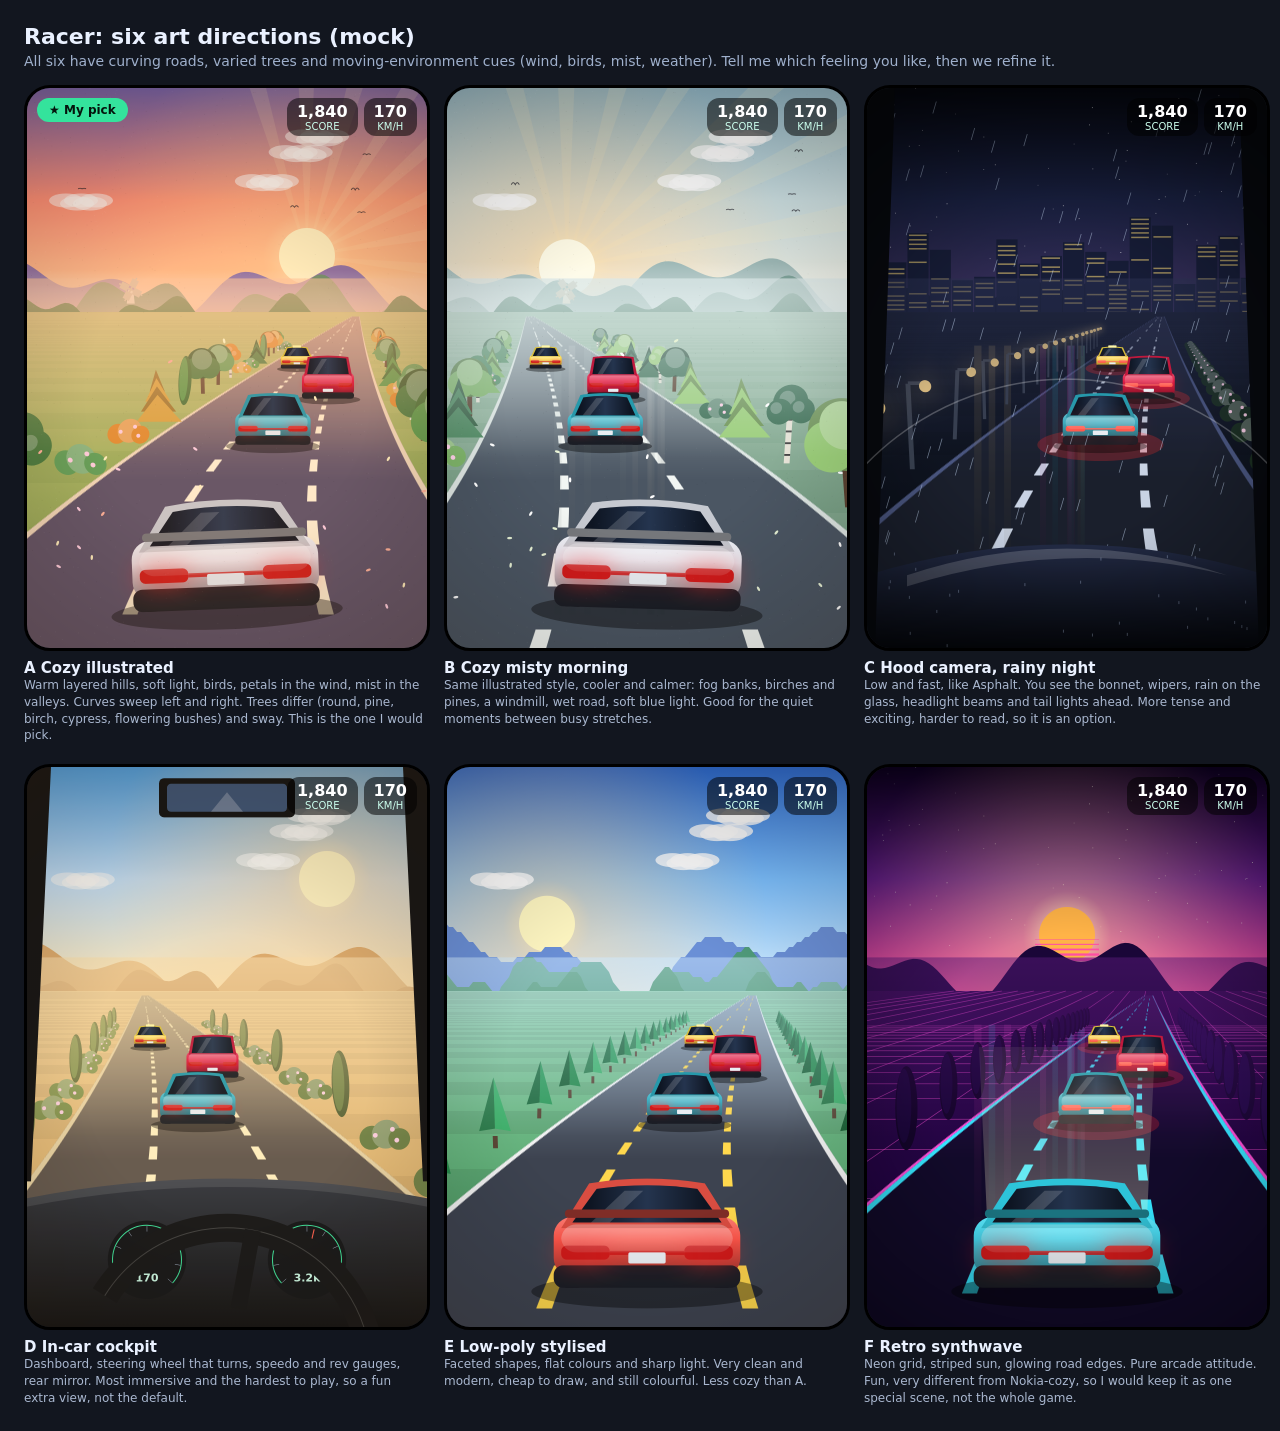
<file: docs/mockups/racer-directions.html>
<!doctype html><html><head><meta charset="utf-8"><title>Racer directions</title>
<style>
body{margin:0;background:#12161f;color:#eaf1ff;font-family:system-ui,Segoe UI,Roboto,sans-serif;padding:24px;width:1260px}
h1{font-size:22px;margin:0 0 4px}p.sub{margin:0 0 16px;color:#9fb0cc;font-size:14px}
.grid{display:grid;grid-template-columns:repeat(3,400px);gap:20px}
.card .v{width:400px;height:560px;border-radius:26px;overflow:hidden;border:3px solid #000;position:relative}
canvas{width:400px;height:560px;display:block}
.t{font-size:15px;font-weight:800;margin-top:8px}.d{font-size:12px;color:#aab8d0;line-height:1.4}
.pick{position:absolute;top:10px;left:10px;background:#34e39c;color:#04140c;font-weight:800;font-size:12px;padding:5px 12px;border-radius:999px;z-index:3}
.hud{position:absolute;left:10px;right:10px;top:10px;display:flex;gap:6px;font-size:10px;color:#cfe;justify-content:flex-end}.hud div{background:#0008;border-radius:12px;padding:4px 10px;text-align:center}.hud b{display:block;font-size:16px;color:#fff}
.note{position:absolute;left:0;right:0;bottom:12px;text-align:center;font-size:11px;color:#fff;text-shadow:0 1px 4px #000}
</style></head><body>
<h1>Racer: six art directions (mock)</h1><p class="sub">All six have curving roads, varied trees and moving-environment cues (wind, birds, mist, weather). Tell me which feeling you like, then we refine it.</p>
<div class="grid" id="g"></div>
<script>
const TAU=Math.PI*2;
function rnd(i,a){const x=Math.sin(i*127.1+a*311.7)*43758.5453;return x-Math.floor(x)}
function lerp(a,b,t){return a+(b-a)*t}
function mix(c1,c2,t){const p=h=>[1,3,5].map(i=>parseInt(h.slice(i,i+2),16));const a=p(c1),b=p(c2);return '#'+a.map((v,i)=>Math.round(lerp(v,b[i],t)).toString(16).padStart(2,'0')).join('')}
const TYPES={
 hatch:{bh:.36,ch:.30,ct:.74,sp:0,w:1,lb:1},
 sedan:{bh:.34,ch:.28,ct:.66,sp:0,w:1.02,lb:1},
 suv:{bh:.42,ch:.34,ct:.78,sp:0,w:1.08,lb:1},
 sport:{bh:.30,ch:.22,ct:.62,sp:1,w:1.06,lb:2},
 taxi:{bh:.34,ch:.28,ct:.66,sp:0,w:1.02,lb:1,roof:1},
 van:{bh:.46,ch:.40,ct:.86,sp:0,w:1.1,lb:1},
 truck:{box:1,w:1.15},
 bus:{bus:1,w:1.2}
};
function carRear(g,cx,by,w,col,type,o={}){ // by = ground y under rear bumper
  const T=TYPES[type];const W=w*T.w;
  g.save();
  g.fillStyle='rgba(0,0,0,.38)';g.beginPath();g.ellipse(cx,by+W*.02,W*.62,W*.09,0,0,TAU);g.fill();
  if(T.box||T.bus){
    const h=W*(T.bus?1.05:1.0);
    const gr=g.createLinearGradient(0,by-h,0,by);gr.addColorStop(0,T.bus?col:'#eef1f6');gr.addColorStop(1,T.bus?mix(col,'#000000',.35):'#aeb5c3');
    g.fillStyle=gr;rr(g,cx-W/2,by-h,W,h-W*.12,W*.05);g.fill();
    if(T.bus){g.fillStyle='#16202e';rr(g,cx-W*.4,by-h*.9,W*.8,h*.32,W*.03);g.fill();g.fillStyle='rgba(255,255,255,.18)';rr(g,cx-W*.4,by-h*.9,W*.8,h*.1,W*.03);g.fill()}
    else{g.fillStyle='rgba(0,0,0,.12)';g.fillRect(cx-W*.01,by-h,W*.02,h-W*.12)}
    g.fillStyle='#262b36';g.fillRect(cx-W/2,by-W*.2,W,W*.1);
    tail(g,cx,by-W*.26,W*.9,W,o.brake);plate(g,cx,by-W*.13,W);wheels(g,cx,by,W,.84);
    g.restore();return}
  const bodyH=W*T.bh,cabH=W*T.ch;
  wheels(g,cx,by,W,.9);
  // lower body
  const gr=g.createLinearGradient(0,by-bodyH-W*.1,0,by);gr.addColorStop(0,mix(col,'#ffffff',.25));gr.addColorStop(.35,col);gr.addColorStop(1,mix(col,'#000000',.55));
  g.fillStyle=gr;rr(g,cx-W/2,by-bodyH-W*.08,W,bodyH+W*.02,W*.1);g.fill();
  // cabin
  const ctw=W*T.ct;g.beginPath();g.moveTo(cx-W*.46,by-bodyH-W*.02);g.lineTo(cx-ctw/2,by-bodyH-cabH-W*.04);g.quadraticCurveTo(cx,by-bodyH-cabH-W*.09,cx+ctw/2,by-bodyH-cabH-W*.04);g.lineTo(cx+W*.46,by-bodyH-W*.02);g.closePath();
  g.fillStyle=mix(col,'#000000',.15);g.fill();
  // rear glass
  const gg=g.createLinearGradient(cx-ctw/2,0,cx+ctw/2,0);gg.addColorStop(0,'#0e1522');gg.addColorStop(.5,'#25354f');gg.addColorStop(1,'#0e1522');
  g.beginPath();g.moveTo(cx-W*.4,by-bodyH-W*.05);g.lineTo(cx-ctw/2+W*.04,by-bodyH-cabH-W*.01);g.quadraticCurveTo(cx,by-bodyH-cabH-W*.05,cx+ctw/2-W*.04,by-bodyH-cabH-W*.01);g.lineTo(cx+W*.4,by-bodyH-W*.05);g.closePath();g.fillStyle=gg;g.fill();
  g.fillStyle='rgba(255,255,255,.16)';g.beginPath();g.moveTo(cx-W*.3,by-bodyH-W*.05);g.lineTo(cx-W*.12,by-bodyH-cabH);g.lineTo(cx-W*.02,by-bodyH-cabH);g.lineTo(cx-W*.2,by-bodyH-W*.05);g.fill();
  if(T.sp){g.fillStyle=mix(col,'#000000',.5);rr(g,cx-W*.44,by-bodyH-W*.12,W*.88,W*.045,W*.02);g.fill();}
  if(T.roof){g.fillStyle='#fff7a8';rr(g,cx-W*.13,by-bodyH-cabH-W*.1,W*.26,W*.07,W*.02);g.fill()}
  // bumper + lights + plate
  g.fillStyle='#1a1d25';rr(g,cx-W*.5,by-W*.12,W,W*.12,W*.05);g.fill();
  tail(g,cx,by-bodyH*.62,W,W,o.brake,T.lb);plate(g,cx,by-W*.16,W);
  // shine
  const sh=g.createLinearGradient(0,by-bodyH,0,by-bodyH*.4);sh.addColorStop(0,'rgba(255,255,255,.28)');sh.addColorStop(1,'rgba(255,255,255,0)');g.fillStyle=sh;rr(g,cx-W*.46,by-bodyH-W*.04,W*.92,bodyH*.5,W*.08);g.fill();
  g.restore();
}
function tail(g,cx,y,W,Wfull,brake,lb){g.save();g.shadowColor='#ff2a2a';g.shadowBlur=Wfull*(brake?.28:.14);
  g.fillStyle=brake?'#ff5a4d':'#d11a1a';rr(g,cx-W*.46,y-W*.04,W*.26,W*.075,W*.03);g.fill();rr(g,cx+W*.2,y-W*.04,W*.26,W*.075,W*.03);g.fill();
  if(lb===2||lb===1){g.globalAlpha=.85;g.fillRect(cx-W*.2,y-W*.012,W*.4,W*.022)}g.restore()}
function plate(g,cx,y,W){g.fillStyle='#e9edf2';rr(g,cx-W*.1,y-W*.03,W*.2,W*.06,W*.01);g.fill()}
function wheels(g,cx,by,W,k){g.fillStyle='#0b0d12';rr(g,cx-W*.47,by-W*.2,W*.14,W*.2,W*.04);g.fill();rr(g,cx+W*.33,by-W*.2,W*.14,W*.2,W*.04);g.fill()}
function rr(g,x,y,w,h,r){g.beginPath();g.moveTo(x+r,y);g.arcTo(x+w,y,x+w,y+h,r);g.arcTo(x+w,y+h,x,y+h,r);g.arcTo(x,y+h,x,y,r);g.arcTo(x,y,x+w,y,r);g.closePath()}
// ---------- scenery sprites (drawn standing on ground y, scale s) ----------
const S={
 tree:(g,x,y,s,c)=>{g.fillStyle='#4a3626';g.fillRect(x-3*s,y-26*s,6*s,26*s);const cc=c||'#2f7a45';[[0,-46,22],[-11,-36,16],[11,-37,16]].forEach(([dx,dy,r])=>{g.fillStyle=cc;g.beginPath();g.arc(x+dx*s,y+dy*s,r*s,0,TAU);g.fill();g.fillStyle='rgba(255,255,255,.1)';g.beginPath();g.arc(x+(dx-4)*s,y+(dy-5)*s,r*s*.5,0,TAU);g.fill()})},
 pine:(g,x,y,s,c,snow)=>{g.fillStyle='#3a2a20';g.fillRect(x-2*s,y-8*s,4*s,8*s);for(let i=0;i<4;i++){g.fillStyle=c||'#1f5a43';g.beginPath();g.moveTo(x,y-(52-i*6)*s);g.lineTo(x+(10+i*5)*s,y-(30-i*14+ -8)*s+ -0);g.lineTo(x-(10+i*5)*s,y-(30-i*14+ -8)*s);g.fill();if(snow){g.fillStyle='#fff';g.beginPath();g.moveTo(x,y-(52-i*6)*s);g.lineTo(x+(5+i*2)*s,y-(44-i*6)*s);g.lineTo(x-(5+i*2)*s,y-(44-i*6)*s);g.fill()}}},
 palm:(g,x,y,s)=>{g.strokeStyle='#8a6a3c';g.lineWidth=5*s;g.beginPath();g.moveTo(x,y);g.quadraticCurveTo(x+6*s,y-30*s,x+2*s,y-58*s);g.stroke();for(let a=0;a<7;a++){const ang=a/7*TAU;g.strokeStyle='#2f9e6a';g.lineWidth=4*s;g.beginPath();g.moveTo(x+2*s,y-58*s);g.quadraticCurveTo(x+2*s+Math.cos(ang)*18*s,y-70*s+Math.sin(ang)*6*s,x+2*s+Math.cos(ang)*30*s,y-56*s+Math.sin(ang)*14*s);g.stroke()}},
 cactus:(g,x,y,s)=>{g.fillStyle='#4e8f55';rr(g,x-5*s,y-42*s,10*s,42*s,5*s);g.fill();rr(g,x-17*s,y-30*s,8*s,18*s,4*s);g.fill();g.fillRect(x-17*s,y-14*s,14*s,6*s);rr(g,x+9*s,y-36*s,8*s,18*s,4*s);g.fill();g.fillRect(x+3*s,y-20*s,14*s,6*s)},
 rock:(g,x,y,s,c)=>{g.fillStyle=c||'#a67c52';g.beginPath();g.moveTo(x-22*s,y);g.quadraticCurveTo(x-18*s,y-24*s,x-2*s,y-22*s);g.quadraticCurveTo(x+16*s,y-26*s,x+24*s,y);g.fill();g.fillStyle='rgba(255,255,255,.14)';g.beginPath();g.moveTo(x-12*s,y-6*s);g.quadraticCurveTo(x-6*s,y-20*s,x+2*s,y-18*s);g.lineTo(x-4*s,y-4*s);g.fill()},
 lamp:(g,x,y,s,glow,side)=>{g.fillStyle='#394150';g.fillRect(x-2*s,y-70*s,4*s,70*s);g.fillRect(x-(side>0?0:16*s),y-72*s,16*s,3*s);if(glow){g.save();g.shadowColor=glow;g.shadowBlur=24*s;g.fillStyle=glow;g.beginPath();g.arc(x+(side>0?14:-14)*s,y-68*s,5*s,0,TAU);g.fill();g.restore()}},
 bld:(g,x,y,s,w,h,c,lit,seed)=>{const gr=g.createLinearGradient(x-w*s/2,0,x+w*s/2,0);gr.addColorStop(0,mix(c,'#000000',.25));gr.addColorStop(.5,c);gr.addColorStop(1,mix(c,'#000000',.4));g.fillStyle=gr;g.fillRect(x-w*s/2,y-h*s,w*s,h*s);
  if(lit){const cols=Math.max(2,Math.floor(w/9)),rows=Math.floor(h/12);for(let r=0;r<rows;r++)for(let k=0;k<cols;k++){const on=rnd(r*13+k,seed)>.4;g.fillStyle=on?lit[(r+k)%lit.length]:'rgba(0,0,0,.35)';g.globalAlpha=on?.9:1;g.fillRect(x-w*s/2+(3+k*(w-6)/cols)*s,y-h*s+(5+r*12)*s,((w-6)/cols-3)*s,6*s);g.globalAlpha=1}}
  g.fillStyle='rgba(255,255,255,.08)';g.fillRect(x-w*s/2,y-h*s,w*s,3*s)},
 sign:(g,x,y,s,c,txt)=>{g.fillStyle='#394150';g.fillRect(x-2*s,y-60*s,4*s,60*s);g.save();g.shadowColor=c;g.shadowBlur=14*s;g.fillStyle=c;rr(g,x-24*s,y-90*s,48*s,28*s,4*s);g.fill();g.restore();g.fillStyle='#fff';g.font=`700 ${11*s}px system-ui`;g.textAlign='center';g.fillText(txt,x,y-71*s)},
 post:(g,x,y,s)=>{g.fillStyle='#e8e8e8';g.fillRect(x-1.5*s,y-14*s,3*s,14*s)},
 bush:(g,x,y,s,c)=>{g.fillStyle=c;g.beginPath();g.arc(x-8*s,y-6*s,9*s,0,TAU);g.arc(x+6*s,y-8*s,11*s,0,TAU);g.arc(x+16*s,y-4*s,7*s,0,TAU);g.fill()}
};

function mixc(a,b,t){return mix(a,b,t)}
function drawX(cv,c){
  const W=cv.width,H=cv.height,g=cv.getContext('2d');g.clearRect(0,0,W,H);
  const cx=W/2,hy=H*(c.hy||.4),roadHalf=W*.82,t=c.t||.3;
  const off=p=>c.curve*W*.6*Math.pow(1-p,2.1);
  const proj=z=>1/(1+z*9),yAt=p=>hy+(H-hy)*p;
  // sky
  const sk=g.createLinearGradient(0,0,0,hy);c.sky.forEach((col,i)=>sk.addColorStop(i/(c.sky.length-1),col));g.fillStyle=sk;g.fillRect(0,0,W,hy+2);
  if(c.stars)for(let i=0;i<70;i++){g.fillStyle=`rgba(255,255,255,${.3+rnd(i,2)*.6})`;g.fillRect(rnd(i,1)*W,rnd(i,3)*hy*.8,1.6,1.6)}
  if(c.sun){const sx=c.sun.x*W,sy=c.sun.y*H;
    if(c.rays){g.save();g.globalAlpha=.16;g.fillStyle='#fff3c4';for(let i=0;i<9;i++){const a=-1.9+i*.28;g.beginPath();g.moveTo(sx,sy);g.lineTo(sx+Math.cos(a)*W*1.4,sy+Math.sin(a)*W*1.4);g.lineTo(sx+Math.cos(a+.09)*W*1.4,sy+Math.sin(a+.09)*W*1.4);g.fill()}g.restore()}
    const gl=g.createRadialGradient(sx,sy,0,sx,sy,W*.55);gl.addColorStop(0,'rgba(255,238,190,.95)');gl.addColorStop(.2,'rgba(255,205,140,.45)');gl.addColorStop(1,'rgba(255,190,120,0)');g.fillStyle=gl;g.fillRect(0,0,W,hy+60);
    g.fillStyle=c.sun.c;g.beginPath();g.arc(sx,sy,W*.07,0,TAU);g.fill();
    if(c.synth){g.fillStyle=c.sky[2]||'#2a0a4a';for(let i=0;i<6;i++)g.fillRect(sx-W*.08,sy+W*.01+i*W*.012,W*.16,i*1.2+1)}}
  if(!c.stars)for(let i=0;i<5;i++){const x=((rnd(i,5)*W*1.4+t*14*(.4+rnd(i,6)))%(W*1.4))-W*.2,y=hy*(.1+rnd(i,7)*.5);g.fillStyle=`rgba(255,255,255,${c.cloud||.6})`;[0,30,60,22,48].forEach((dx,k)=>{g.beginPath();g.ellipse(x+dx,y+(k>2?6:0),34,14,0,0,TAU);g.fill()})}
  // parallax hill layers (they slide with the curve)
  const layers=c.layers||[];
  layers.forEach((L,li)=>{const sh=-c.curve*W*(.05+li*.08);const amp=H*L.amp,base=hy+H*(L.dy||0);g.fillStyle=L.col;g.beginPath();g.moveTo(-20,hy+4);
    for(let x=-20;x<=W+20;x+=8){const xx=x-sh;let y=base-amp*(.55+.45*Math.sin(xx*L.f+L.ph))-amp*.35*Math.sin(xx*L.f*2.3+L.ph*2);if(c.lowpoly)y=Math.round(y/10)*10;g.lineTo(x,y)}g.lineTo(W+20,hy+4);g.closePath();g.fill();
    if(L.mist){const mg=g.createLinearGradient(0,base-amp,0,hy+8);mg.addColorStop(0,'rgba(255,255,255,0)');mg.addColorStop(1,L.mist);g.fillStyle=mg;g.fillRect(0,base-amp,W,hy+8-(base-amp))}});
  if(c.skyline){for(let i=0;i<18;i++){const bw=W/18,h=H*(.05+rnd(i,3)*.12);g.fillStyle=c.skyline;g.fillRect(i*bw-c.curve*20,hy-h,bw-2,h);if(c.stars){g.fillStyle='rgba(255,220,120,.55)';for(let k=0;k<h/9;k++)if(rnd(i*7+k,4)>.5)g.fillRect(i*bw+3-c.curve*20,hy-h+3+k*9,bw-9,3)}}}
  if(c.mill){const mx=W*.28-c.curve*30,my=hy-H*.015;g.fillStyle='#e9e2d0';g.beginPath();g.moveTo(mx-8,my);g.lineTo(mx-5,my-28);g.lineTo(mx+5,my-28);g.lineTo(mx+8,my);g.fill();g.save();g.translate(mx,my-28);g.rotate(t*1.2);g.fillStyle='#cfc6b0';[0,1,2,3].forEach(k=>{g.rotate(Math.PI/2);g.fillRect(-1.5,0,3,26);g.fillRect(-7,6,14,16)});g.restore()}
  // ground
  const gg=g.createLinearGradient(0,hy,0,H);gg.addColorStop(0,mixc(c.gnd[0],c.fog,.35));gg.addColorStop(1,c.gnd[1]);g.fillStyle=gg;g.fillRect(0,hy,W,H-hy);
  if(c.grid){g.strokeStyle=c.grid;g.lineWidth=1.4;for(let i=0;i<18;i++){const z=((i+((t*.6)%1))/18),p=proj(z);g.beginPath();g.moveTo(0,yAt(p));g.lineTo(W,yAt(p));g.stroke()}for(let i=-12;i<=12;i++){g.beginPath();g.moveTo(cx+i*W*.04+off(.03),hy);g.lineTo(cx+i*W*.55,H);g.stroke()}}
  // ground texture bands (cozy meadow stripes)
  const scroll=(t*.55)%1;
  if(!c.grid)for(let y=hy+2;y<H;y+=2){const p=(y-hy)/(H-hy),d=1/Math.max(.02,p);if(Math.floor(d*2.2+scroll*3)%2===0){g.fillStyle=c.stripe||'rgba(0,0,0,.05)';g.fillRect(0,y,W,2)}}
  // road slices
  for(let y=hy+1;y<H;y+=2){const p=(y-hy)/(H-hy);if(p<.012)continue;const hw=roadHalf*p,ct=cx+off(p);
    const col=mixc(c.road,c.fog,Math.max(0,.55-p*1.1));g.fillStyle=col;g.fillRect(ct-hw,y,hw*2,2.2);
    g.fillStyle=c.edge;const ew=Math.max(1,W*.03*p);g.fillRect(ct-hw,y,ew,2.2);g.fillRect(ct+hw-ew,y,ew,2.2);
    if(c.neonEdge){g.fillStyle=c.neonEdge;g.fillRect(ct-hw-ew*.6,y,ew*.6,2.2);g.fillRect(ct+hw,y,ew*.6,2.2)}
    const d=1/p;if(((d*3+scroll*3)%1)<.5){g.fillStyle=c.line;const lw=Math.max(1,W*.014*p*3);[-1/3,1/3].forEach(k=>g.fillRect(ct+k*hw-lw/2,y,lw,2.2))}}
  if(c.wet){g.save();g.globalAlpha=.2;for(let i=0;i<10;i++){const k=(rnd(i,9)*2-1)*.8;const gr=g.createLinearGradient(0,hy,0,H);gr.addColorStop(0,c.wet[i%c.wet.length]);gr.addColorStop(1,'rgba(0,0,0,0)');g.fillStyle=gr;g.fillRect(cx+k*roadHalf*.45,hy+(H-hy)*.1,8+rnd(i,3)*10,(H-hy)*.8)}g.restore()}
  // roadside scenery with wind sway
  const items=[];for(let i=0;i<18;i++){const z=((i/18)+scroll/18)%1;for(const sd of [-1,1])items.push({z,sd,i})}
  items.sort((a,b)=>b.z-a.z).forEach(({z,sd,i})=>{const p=proj(z),y=yAt(p),s=p*(W/230)*1.5,k=i*2+(sd>0?1:0);const bx=cx+off(p)+sd*(roadHalf*p+W*.1*p+W*.02);
    const sway=Math.sin(t*2.6+k*1.7)*(c.wind||0)*s*2.2;g.save();g.translate(bx,y);g.transform(1,0,sway*.02,1,0,0);
    const T=c.trees[k%c.trees.length],col=c.tc[k%c.tc.length];
    if(c.lowpoly)lowTree(g,0,0,s,T,col,k);else cozyTree(g,0,0,s,T,col,k,c);
    g.restore()});
  // light fog at the horizon
  const fg=g.createLinearGradient(0,hy-H*.06,0,hy+H*.26);fg.addColorStop(0,c.fog+'ff');fg.addColorStop(1,c.fog+'00');g.globalAlpha=c.fogA==null?.65:c.fogA;g.fillStyle=fg;g.fillRect(0,hy-H*.06,W,H*.32);g.globalAlpha=1;
  // traffic
  const lanes=[-.58,0,.58];
  [{l:0,z:.55,t:'taxi',c:'#fde047'},{l:2,z:.32,t:'suv',c:'#e11d48'},{l:1,z:.17,t:'sedan',c:'#2db4c9'}].forEach(cr=>{const p=proj(cr.z),y=yAt(p),w=W*.3*p*1.9;const x=cx+off(p)+lanes[cr.l]*roadHalf*p*.62;
    if(c.night){g.save();g.globalAlpha=.25;g.fillStyle='#ff2a2a';g.beginPath();g.ellipse(x,y,w*.7,w*.18,0,0,TAU);g.fill();g.restore()}carRear(g,x,y,w*.82,cr.c,cr.t,{brake:c.night})});
  // birds / fireflies / wind particles
  if(c.birds)for(let i=0;i<5;i++){const bx=(rnd(i,1)*W+t*60*(1+i*.1))%W,by=hy*(.25+rnd(i,2)*.4)+Math.sin(t*4+i)*6;g.strokeStyle='rgba(30,30,40,.75)';g.lineWidth=1.8;g.beginPath();g.moveTo(bx-8,by);g.quadraticCurveTo(bx-4,by-5-Math.sin(t*9+i)*3,bx,by);g.quadraticCurveTo(bx+4,by-5-Math.sin(t*9+i)*3,bx+8,by);g.stroke()}
  if(c.petals)for(let i=0;i<24;i++){const x=(rnd(i,1)*W+t*160+i*9)%W,y=((rnd(i,2)*H*.6+H*.4+Math.sin(t*3+i)*20+t*20)%(H*.5))+H*.45;g.fillStyle=c.petals[i%c.petals.length];g.save();g.translate(x,y);g.rotate(t*3+i);g.beginPath();g.ellipse(0,0,5,2.4,0,0,TAU);g.fill();g.restore()}
  if(c.rain){g.strokeStyle='rgba(210,230,255,.5)';g.lineWidth=1.5;for(let i=0;i<130;i++){const x=rnd(i,1)*W,y=((rnd(i,2)*H+t*900)%H);g.beginPath();g.moveTo(x,y);g.lineTo(x-7,y+24);g.stroke()}}
  // player / camera
  const py=H*.93,pw=W*.44;
  if(c.view==='chase'){if(c.night){const hl=g.createLinearGradient(0,py,0,hy);hl.addColorStop(0,'rgba(255,248,207,.4)');hl.addColorStop(1,'rgba(255,248,207,0)');g.fillStyle=hl;g.beginPath();g.moveTo(cx-pw*.45,py-pw*.3);g.lineTo(cx+pw*.45,py-pw*.3);g.lineTo(cx+W*.22,hy+H*.1);g.lineTo(cx-W*.22,hy+H*.1);g.fill()}
    g.save();g.translate(cx,py);g.rotate(c.tilt||0);carRear(g,0,0,pw,c.car||'#e9edf5','sport',{});g.restore()}
  if(c.view==='hood'){drawHood(g,W,H,c)}
  if(c.view==='cockpit'){drawCockpit(g,W,H,c,t)}
  if(c.warm){g.fillStyle=c.warm;g.fillRect(0,0,W,H)}
  const vg=g.createRadialGradient(cx,H*.55,W*.35,cx,H*.55,W*.95);vg.addColorStop(0,'rgba(0,0,0,0)');vg.addColorStop(1,c.night?'rgba(0,0,0,.55)':'rgba(40,20,0,.25)');g.fillStyle=vg;g.fillRect(0,0,W,H);
  if(c.grain){g.globalAlpha=.07;for(let i=0;i<900;i++){g.fillStyle=rnd(i,8)>.5?'#fff':'#000';g.fillRect(rnd(i,1)*W,rnd(i,2)*H,1.5,1.5)}g.globalAlpha=1}
}
function cozyTree(g,x,y,s,T,col,k,c){
  const dark=mixc(col,'#000000',.28),light=mixc(col,'#ffffff',.25);
  if(T==='round'){g.fillStyle='#5a4130';g.fillRect(x-3*s,y-26*s,6*s,26*s);[[0,-48,24,dark],[-10,-40,17,col],[11,-41,17,col],[0,-54,16,light]].forEach(([dx,dy,r,cc])=>{g.fillStyle=cc;g.beginPath();g.arc(x+dx*s,y+dy*s,r*s,0,TAU);g.fill()})}
  else if(T==='pine'){g.fillStyle='#4a3626';g.fillRect(x-2*s,y-10*s,4*s,10*s);for(let i=0;i<4;i++){g.fillStyle=i%2?col:dark;g.beginPath();g.moveTo(x,y-(60-i*10)*s);g.lineTo(x+(9+i*6)*s,y-(34-i*12)*s);g.lineTo(x-(9+i*6)*s,y-(34-i*12)*s);g.fill()}}
  else if(T==='birch'){g.fillStyle='#e8e4d8';g.fillRect(x-2.5*s,y-44*s,5*s,44*s);g.fillStyle='#444';for(let i=0;i<4;i++)g.fillRect(x-2.5*s,y-(8+i*10)*s,5*s,1.6*s);[[0,-52,15],[-9,-44,11],[10,-45,11]].forEach(([dx,dy,r])=>{g.fillStyle=col;g.beginPath();g.arc(x+dx*s,y+dy*s,r*s,0,TAU);g.fill();g.fillStyle=light;g.beginPath();g.arc(x+(dx-3)*s,y+(dy-3)*s,r*s*.45,0,TAU);g.fill()})}
  else if(T==='cypress'){g.fillStyle=dark;g.beginPath();g.ellipse(x,y-34*s,9*s,34*s,0,0,TAU);g.fill();g.fillStyle=col;g.beginPath();g.ellipse(x-2*s,y-36*s,6*s,30*s,0,0,TAU);g.fill()}
  else if(T==='bush'){[[ -9,-7,10],[3,-10,12],[14,-6,9]].forEach(([dx,dy,r],i)=>{g.fillStyle=i===1?light:col;g.beginPath();g.arc(x+dx*s,y+dy*s,r*s,0,TAU);g.fill()});g.fillStyle='#ffd1e8';[[ -6,-9],[8,-14],[12,-5]].forEach(([dx,dy])=>{g.beginPath();g.arc(x+dx*s,y+dy*s,2*s,0,TAU);g.fill()})}
  else if(T==='palm'){S.palm(g,x,y,s)}
  else if(T==='lamp'){S.lamp(g,x,y,s,c.lampc||'#ffd98a',1)}
  else if(T==='fence'){g.fillStyle='#8b6a45';for(let i=0;i<3;i++)g.fillRect(x+(i-1)*12*s,y-14*s,3*s,14*s);g.fillRect(x-14*s,y-11*s,28*s,2.5*s)}
}
function lowTree(g,x,y,s,T,col,k){
  const dark=mixc(col,'#000000',.3);g.fillStyle='#5b4636';g.fillRect(x-2*s,y-10*s,4*s,10*s);
  for(let i=0;i<3;i++){const w=(26-i*5)*s,top=y-(58-i*14)*s,bot=y-(14+i*0-i*0)*s-(i*6)*s;g.fillStyle=col;g.beginPath();g.moveTo(x,top);g.lineTo(x+w/2,bot);g.lineTo(x,bot+ -2*s);g.fill();g.fillStyle=dark;g.beginPath();g.moveTo(x,top);g.lineTo(x-w/2,bot);g.lineTo(x,bot-2*s);g.fill()}
}
function drawHood(g,W,H,c){
  const hy=H*.82;const hg=g.createLinearGradient(0,hy,0,H);hg.addColorStop(0,c.hood||'#1a2236');hg.addColorStop(1,'#05070c');g.fillStyle=hg;g.beginPath();g.moveTo(0,H);g.lineTo(0,hy+H*.05);g.quadraticCurveTo(W*.5,hy-H*.06,W,hy+H*.05);g.lineTo(W,H);g.fill();
  g.fillStyle='rgba(255,255,255,.18)';g.beginPath();g.moveTo(W*.1,hy+H*.05);g.quadraticCurveTo(W*.5,hy-H*.045,W*.9,hy+H*.05);g.quadraticCurveTo(W*.5,hy-H*.02,W*.1,hy+H*.07);g.fill();
  if(c.rain){g.fillStyle='rgba(200,220,255,.35)';for(let i=0;i<30;i++)g.fillRect(rnd(i,1)*W,hy+rnd(i,2)*(H-hy),2,6)}
  // windscreen A pillars
  g.fillStyle='#07090e';g.beginPath();g.moveTo(0,0);g.lineTo(W*.07,0);g.lineTo(W*.02,H);g.lineTo(0,H);g.fill();g.beginPath();g.moveTo(W,0);g.lineTo(W*.93,0);g.lineTo(W*.98,H);g.lineTo(W,H);g.fill();
  if(c.rain){g.save();g.strokeStyle='rgba(255,255,255,.25)';g.lineWidth=3;g.beginPath();g.arc(W*.5,H*1.02,H*.5,-2.6,-.55);g.stroke();g.restore()}
}
function drawCockpit(g,W,H,c,t){
  const cx=W/2,dy=H*.74;
  // dash
  const dg=g.createLinearGradient(0,dy,0,H);dg.addColorStop(0,'#2a2f3b');dg.addColorStop(1,'#07090e');g.fillStyle=dg;g.beginPath();g.moveTo(0,dy+H*.03);g.quadraticCurveTo(cx,dy-H*.04,W,dy+H*.03);g.lineTo(W,H);g.lineTo(0,H);g.fill();
  g.fillStyle='rgba(255,255,255,.1)';g.beginPath();g.moveTo(0,dy+H*.03);g.quadraticCurveTo(cx,dy-H*.04,W,dy+H*.03);g.lineTo(W,dy+H*.045);g.quadraticCurveTo(cx,dy-H*.025,0,dy+H*.045);g.fill();
  // gauges
  [[W*.3,H*.88,H*.07,'KM/H'],[W*.7,H*.88,H*.07,'RPM']].forEach(([x,y,r,l],i)=>{g.fillStyle='#0a0d14';g.beginPath();g.arc(x,y,r,0,TAU);g.fill();g.strokeStyle='#34e39c';g.lineWidth=2;g.beginPath();g.arc(x,y,r*.88,2.4,TAU+.74);g.stroke();for(let k=0;k<9;k++){const a=2.4+k/8*(TAU-1.66);g.strokeStyle='#9fb0cc';g.lineWidth=1;g.beginPath();g.moveTo(x+Math.cos(a)*r*.72,y+Math.sin(a)*r*.72);g.lineTo(x+Math.cos(a)*r*.86,y+Math.sin(a)*r*.86);g.stroke()}const a=2.4+(i?.55:.68)*(TAU-1.66);g.strokeStyle='#ff5a4d';g.lineWidth=2.2;g.beginPath();g.moveTo(x,y);g.lineTo(x+Math.cos(a)*r*.8,y+Math.sin(a)*r*.8);g.stroke();g.fillStyle='#cfe';g.font=`700 ${r*.28}px system-ui`;g.textAlign='center';g.fillText(i?'3.2k':'170',x,y+r*.55)});
  // wheel
  g.save();g.translate(cx,H*1.08);g.rotate(c.steer||0);g.strokeStyle='#0b0d12';g.lineWidth=H*.05;g.beginPath();g.arc(0,0,W*.36,Math.PI*1.12,Math.PI*1.88);g.stroke();g.strokeStyle='rgba(255,255,255,.18)';g.lineWidth=2;g.beginPath();g.arc(0,0,W*.36,Math.PI*1.12,Math.PI*1.88);g.stroke();g.fillStyle='#0b0d12';g.fillRect(-W*.02,-W*.36,W*.04,W*.2);g.restore();
  // mirror
  g.fillStyle='#07090e';rr(g,cx-W*.17,H*.02,W*.34,H*.07,10);g.fill();g.fillStyle='#35507a';rr(g,cx-W*.15,H*.03,W*.30,H*.05,8);g.fill();g.fillStyle='rgba(255,255,255,.25)';g.beginPath();g.moveTo(cx-W*.04,H*.08);g.lineTo(cx,H*.045);g.lineTo(cx+W*.04,H*.08);g.fill();
  g.fillStyle='#07090e';g.beginPath();g.moveTo(0,0);g.lineTo(W*.06,0);g.lineTo(W*.01,dy);g.lineTo(0,dy);g.fill();g.beginPath();g.moveTo(W,0);g.lineTo(W*.94,0);g.lineTo(W*.99,dy);g.lineTo(W,dy);g.fill();
}
const CFG=[
 {n:'A  Cozy illustrated',tag:1,d:'Warm layered hills, soft light, birds, petals in the wind, mist in the valleys. Curves sweep left and right. Trees differ (round, pine, birch, cypress, flowering bushes) and sway. This is the one I would pick.',
  view:'chase',curve:.55,sky:['#6b5fb5','#ff8f7a','#ffd29a'],sun:{x:.7,y:.30,c:'#fff3c4'},rays:1,gnd:['#9bbd5d','#6f9a45'],stripe:'rgba(255,230,150,.07)',road:'#59506a',edge:'#f3dcc0',line:'#fff2d6',fog:'#ffc7a0',fogA:.6,
  layers:[{col:'#8a6fa8',amp:.07,f:.012,ph:1,dy:-.005,mist:'rgba(255,200,170,.6)'},{col:'#6c8f6e',amp:.06,f:.018,ph:3,dy:.01,mist:'rgba(255,210,180,.5)'},{col:'#4f7d4a',amp:.04,f:.025,ph:5,dy:.02}],
  trees:['round','pine','birch','cypress','bush','round','bush'],tc:['#4f9a4a','#e08a2e','#3f7a3f','#d9a441','#5aa05a'],wind:1,birds:1,petals:['#ffd1e8','#fff3c4','#ffb3a0'],warm:'rgba(255,150,70,.10)',grain:1,t:.4,tilt:-.04,cloud:.55,mill:1},
 {n:'B  Cozy misty morning',d:'Same illustrated style, cooler and calmer: fog banks, birches and pines, a windmill, wet road, soft blue light. Good for the quiet moments between busy stretches.',
  view:'chase',curve:-.5,sky:['#8fb7c9','#cfe3e6','#f3efe0'],sun:{x:.3,y:.32,c:'#fffbe6'},rays:1,gnd:['#7fa98a','#5f8b6d'],stripe:'rgba(255,255,255,.06)',road:'#4b5663',edge:'#dfe7e4',line:'#f2f6f3',fog:'#dbe8e8',fogA:.75,
  layers:[{col:'#9db8b6',amp:.08,f:.011,ph:2,dy:-.01,mist:'rgba(230,240,240,.75)'},{col:'#7fa39a',amp:.06,f:.017,ph:4,dy:.01,mist:'rgba(230,240,240,.6)'},{col:'#5f8b78',amp:.04,f:.024,ph:6,dy:.02}],
  trees:['birch','pine','pine','round','bush'],tc:['#7fb56a','#3d6f55','#4f8a62','#9ccf7a'],wind:.7,birds:1,petals:['#ffffff','#e8f3d6'],mill:1,grain:1,t:.8,tilt:.03,cloud:.7,wet:['#cfe3e6','#ffffff']},
 {n:'C  Hood camera, rainy night',d:'Low and fast, like Asphalt. You see the bonnet, wipers, rain on the glass, headlight beams and tail lights ahead. More tense and exciting, harder to read, so it is an option.',
  view:'hood',curve:.4,sky:['#05070f','#1a2142','#3a2f5a'],stars:1,sun:null,gnd:['#0a1018','#070b12'],road:'#1a1f2c',edge:'#4a5680',line:'#c9d3e4',fog:'#2a3050',fogA:.55,
  layers:[{col:'#12182c',amp:.06,f:.014,ph:2,dy:0}],skyline:'#161c36',trees:['lamp','bush'],tc:['#142418','#1a2e20'],lampc:'#ffd98a',wind:.5,rain:1,night:1,wet:['#ffd98a','#35e6ff','#ff4fd8'],t:.5,hood:'#222a44',cloud:.2},
 {n:'D  In-car cockpit',d:'Dashboard, steering wheel that turns, speedo and rev gauges, rear mirror. Most immersive and the hardest to play, so a fun extra view, not the default.',
  view:'cockpit',curve:-.35,sky:['#4aa3ee','#bfe0ff','#fde7b9'],sun:{x:.75,y:.2,c:'#fff3c4'},gnd:['#e6bd7c','#d9a95f'],stripe:'rgba(0,0,0,.05)',road:'#5c524c',edge:'#e8d3a6',line:'#fff0c2',fog:'#f6dcae',fogA:.6,
  layers:[{col:'#d9a76b',amp:.07,f:.012,ph:1,dy:0},{col:'#c9945a',amp:.05,f:.02,ph:3,dy:.015}],trees:['bush','cypress','bush'],tc:['#7a8f4a','#6a7f45'],wind:.6,steer:.18,t:.6,cloud:.55,warm:'rgba(255,200,120,.08)'},
 {n:'E  Low-poly stylised',d:'Faceted shapes, flat colours and sharp light. Very clean and modern, cheap to draw, and still colourful. Less cozy than A.',
  view:'chase',curve:.45,sky:['#2b6cd6','#7cc0ff','#d9f0ff'],sun:{x:.25,y:.28,c:'#fff7c2'},gnd:['#62b86c','#3f9a58'],stripe:'rgba(0,0,0,.07)',road:'#3d4350',edge:'#f1f1f1',line:'#ffd84d',fog:'#cfe9ff',fogA:.5,lowpoly:1,
  layers:[{col:'#6a8fd6',amp:.1,f:.01,ph:1,dy:0},{col:'#4f9a7a',amp:.07,f:.018,ph:3,dy:.015},{col:'#3a8a58',amp:.05,f:.03,ph:5,dy:.025}],trees:['pine','pine','pine'],tc:['#2f9a5a','#3fb06a','#278a4c'],wind:.3,car:'#ff5a4d',t:.5,cloud:.8},
 {n:'F  Retro synthwave',d:'Neon grid, striped sun, glowing road edges. Pure arcade attitude. Fun, very different from Nokia-cozy, so I would keep it as one special scene, not the whole game.',
  view:'chase',curve:.35,sky:['#12002b','#6a1b9a','#ff4fa3'],sun:{x:.5,y:.3,c:'#ffb347'},synth:1,gnd:['#14002e','#1c0040'],grid:'rgba(255,79,216,.55)',road:'#120a2a',edge:'#35e6ff',neonEdge:'#ff4fd8',line:'#35e6ff',fog:'#5a1a7a',fogA:.5,
  layers:[{col:'#1a0638',amp:.08,f:.013,ph:2,dy:0}],trees:['cypress','cypress'],tc:['#1a0638','#240a4a'],wind:0,car:'#35e6ff',night:1,t:.4,stars:1,wet:['#ff4fd8','#35e6ff']}
];
const gd=document.getElementById('g');
CFG.forEach(cf=>{const d=document.createElement('div');d.className='card';const v=document.createElement('div');v.className='v';const cvs=document.createElement('canvas');cvs.width=800;cvs.height=1120;v.appendChild(cvs);drawX(cvs,cf);
 if(cf.tag){const p=document.createElement('div');p.className='pick';p.textContent='★ My pick';v.appendChild(p)}
 const h=document.createElement('div');h.className='hud';h.innerHTML='<div><b>1,840</b>SCORE</div><div><b>170</b>KM/H</div>';v.appendChild(h);
 d.appendChild(v);d.insertAdjacentHTML('beforeend',`<div class="t">${cf.n}</div><div class="d">${cf.d}</div>`);gd.appendChild(d)});
</script></body></html>
</file>
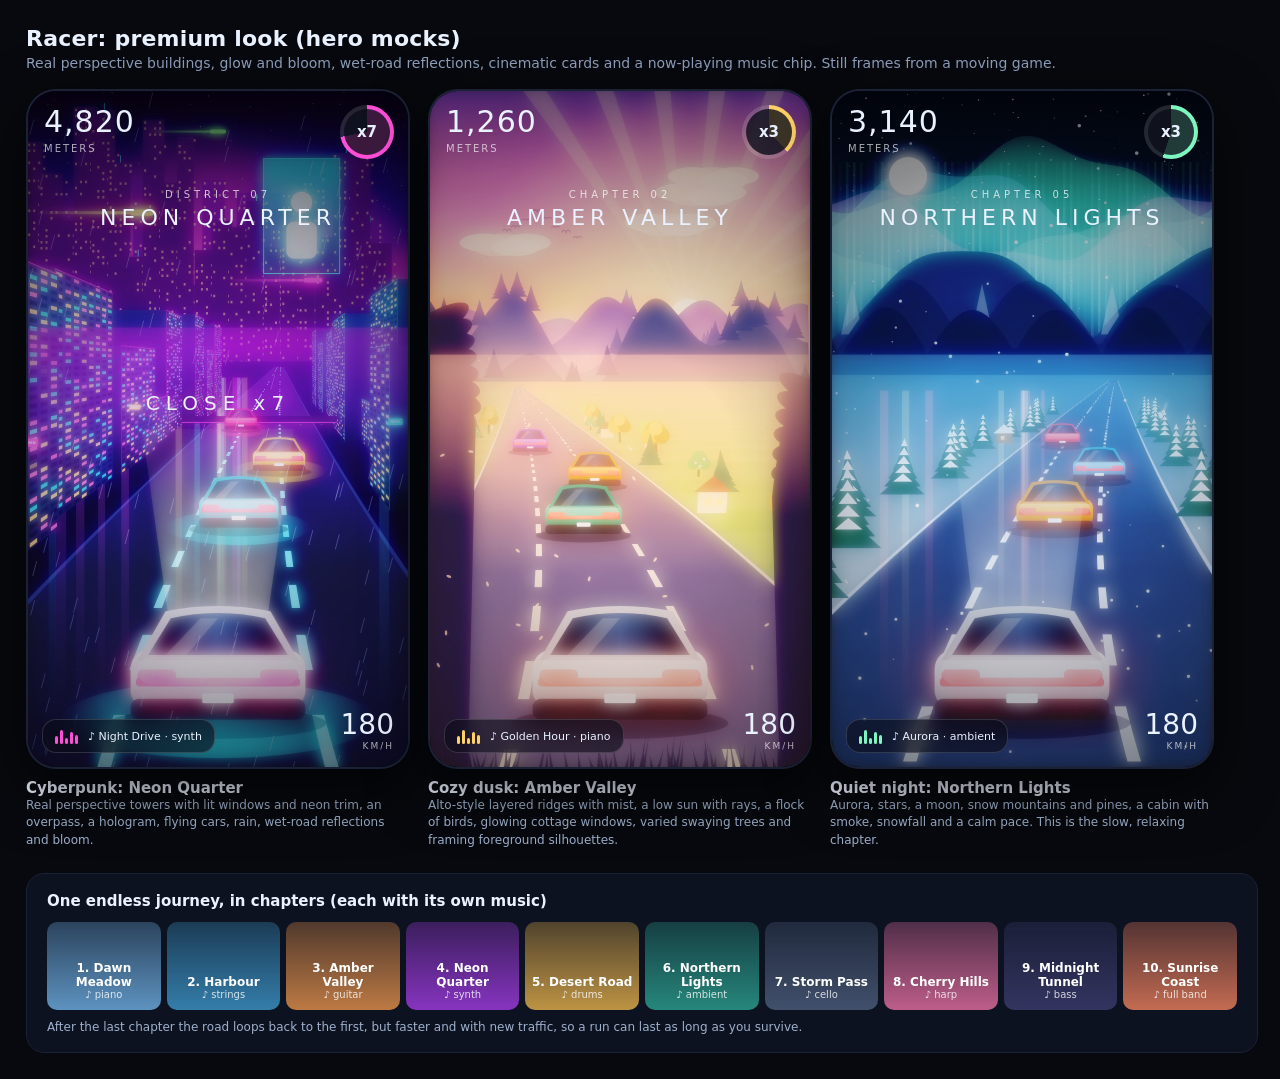
<file: docs/mockups/racer-premium.html>
<!doctype html><html><head><meta charset="utf-8"><title>Racer premium</title>
<style>
body{margin:0;background:#07090e;color:#eaf1ff;font-family:system-ui,Segoe UI,Roboto,sans-serif;padding:26px;width:1220px}
h1{font-size:22px;margin:0 0 4px;letter-spacing:.2px}p.sub{margin:0 0 18px;color:#8fa0bd;font-size:14px}
.row{display:flex;gap:22px}.card{width:380px}
.v{width:380px;height:676px;border-radius:30px;overflow:hidden;position:relative;border:2px solid #1b2236;box-shadow:0 20px 60px #000a}
canvas{width:380px;height:676px;display:block}
.t{font-size:15px;font-weight:800;margin-top:10px}.d{font-size:12px;color:#9fb0cc;line-height:1.45}
.ui{position:absolute;inset:0;pointer-events:none;font-family:system-ui}
.dist{position:absolute;left:16px;top:16px}.dist b{font-size:30px;font-weight:300;letter-spacing:1px;display:block;line-height:1}.dist small{font-size:10px;letter-spacing:2px;color:#ffffffaa;text-transform:uppercase}
.ring{position:absolute;right:14px;top:14px;width:54px;height:54px;border-radius:50%;display:grid;place-items:center;font-weight:800;font-size:15px;background:conic-gradient(var(--c) var(--p),#ffffff22 0);}
.ring i{position:absolute;inset:4px;border-radius:50%;background:#0a0d18cc;display:grid;place-items:center;font-style:normal}
.card-t{position:absolute;left:0;right:0;top:92px;text-align:center}.card-t small{font-size:10px;letter-spacing:4px;color:#ffffffbb;text-transform:uppercase}.card-t b{display:block;font-size:22px;font-weight:200;letter-spacing:5px;margin-top:3px;text-transform:uppercase}
.np{position:absolute;left:14px;bottom:14px;background:#0a0d1899;backdrop-filter:blur(8px);border:1px solid #ffffff25;border-radius:14px;padding:8px 12px;font-size:11px;display:flex;align-items:center;gap:10px}
.eq{display:flex;gap:2px;align-items:flex-end;height:16px}.eq u{width:3px;background:var(--c);border-radius:2px}
.speed{position:absolute;right:14px;bottom:16px;text-align:right}.speed b{font-size:28px;font-weight:300}.speed small{display:block;font-size:9px;letter-spacing:2px;color:#ffffffaa}
.near{position:absolute;left:0;right:0;top:300px;text-align:center;font-size:20px;font-weight:300;letter-spacing:6px;text-shadow:0 0 14px var(--c)}
.strip{margin-top:24px;width:1190px;background:#0d1220;border:1px solid #1b2236;border-radius:18px;padding:18px 20px}
.strip h3{margin:0 0 12px;font-size:15px}
.tl{display:flex;gap:6px;align-items:stretch}.tl div{flex:1;border-radius:10px;padding:8px 6px 10px;font-size:11px;text-align:center;color:#fff;position:relative;min-height:70px;display:flex;flex-direction:column;justify-content:flex-end}.tl b{font-size:12px;display:block}.tl small{opacity:.8;font-size:10px}
.loop{margin-top:10px;font-size:12px;color:#9fb0cc}
</style></head><body>
<h1>Racer: premium look (hero mocks)</h1><p class="sub">Real perspective buildings, glow and bloom, wet-road reflections, cinematic cards and a now-playing music chip. Still frames from a moving game.</p>
<div class="row" id="r"></div>
<div class="strip"><h3>One endless journey, in chapters (each with its own music)</h3><div class="tl" id="tl"></div><div class="loop">After the last chapter the road loops back to the first, but faster and with new traffic, so a run can last as long as you survive.</div></div>
<script>
const TAU=Math.PI*2;
const rnd=(i,a)=>{const x=Math.sin(i*127.1+a*311.7)*43758.5453;return x-Math.floor(x)};
const lerp=(a,b,t)=>a+(b-a)*t;
function hex(h){return[1,3,5].map(i=>parseInt(h.slice(i,i+2),16))}
function mix(a,b,t){const A=hex(a),B=hex(b);return '#'+A.map((v,i)=>Math.round(lerp(v,B[i],t)).toString(16).padStart(2,'0')).join('')}
function rr(g,x,y,w,h,r){g.beginPath();g.moveTo(x+r,y);g.arcTo(x+w,y,x+w,y+h,r);g.arcTo(x+w,y+h,x,y+h,r);g.arcTo(x,y+h,x,y,r);g.arcTo(x,y,x+w,y,r);g.closePath()}
function glowRect(g,x,y,w,h,col,blur){g.save();g.shadowColor=col;g.shadowBlur=blur;g.fillStyle=col;g.fillRect(x,y,w,h);g.restore()}
// ---- car (rear view, glossy, with optional underglow) ----
function car(g,cx,by,W,col,o={}){g.save();
 if(o.under){const ug=g.createRadialGradient(cx,by,0,cx,by,W*.9);ug.addColorStop(0,o.under+'aa');ug.addColorStop(1,o.under+'00');g.fillStyle=ug;g.beginPath();g.ellipse(cx,by,W*.9,W*.22,0,0,TAU);g.fill()}
 g.fillStyle='rgba(0,0,0,.45)';g.beginPath();g.ellipse(cx,by+W*.02,W*.62,W*.09,0,0,TAU);g.fill();
 g.fillStyle='#07080c';rr(g,cx-W*.47,by-W*.2,W*.14,W*.2,W*.04);g.fill();rr(g,cx+W*.33,by-W*.2,W*.14,W*.2,W*.04);g.fill();
 const bh=W*.32,ch=W*.26;const gr=g.createLinearGradient(0,by-bh-W*.1,0,by);gr.addColorStop(0,mix(col,'#ffffff',.35));gr.addColorStop(.4,col);gr.addColorStop(1,mix(col,'#000000',.6));
 g.fillStyle=gr;rr(g,cx-W/2,by-bh-W*.08,W,bh+W*.02,W*.11);g.fill();
 g.beginPath();g.moveTo(cx-W*.46,by-bh-W*.02);g.lineTo(cx-W*.3,by-bh-ch-W*.04);g.quadraticCurveTo(cx,by-bh-ch-W*.1,cx+W*.3,by-bh-ch-W*.04);g.lineTo(cx+W*.46,by-bh-W*.02);g.closePath();g.fillStyle=mix(col,'#000000',.2);g.fill();
 const gg=g.createLinearGradient(cx-W*.3,0,cx+W*.3,0);gg.addColorStop(0,'#0a0f1a');gg.addColorStop(.5,'#2a3d5c');gg.addColorStop(1,'#0a0f1a');g.beginPath();g.moveTo(cx-W*.4,by-bh-W*.05);g.lineTo(cx-W*.27,by-bh-ch);g.quadraticCurveTo(cx,by-bh-ch-W*.06,cx+W*.27,by-bh-ch);g.lineTo(cx+W*.4,by-bh-W*.05);g.closePath();g.fillStyle=gg;g.fill();
 g.fillStyle='rgba(255,255,255,.2)';g.beginPath();g.moveTo(cx-W*.3,by-bh-W*.05);g.lineTo(cx-W*.1,by-bh-ch);g.lineTo(cx,by-bh-ch);g.lineTo(cx-W*.18,by-bh-W*.05);g.fill();
 g.fillStyle='#14161d';rr(g,cx-W*.5,by-W*.12,W,W*.12,W*.05);g.fill();
 g.save();g.shadowColor=o.tail||'#ff2a4a';g.shadowBlur=W*.35;g.fillStyle=o.tail||'#ff3355';rr(g,cx-W*.47,by-bh*.75,W*.94,W*.05,W*.02);g.fill();rr(g,cx-W*.46,by-bh*.9,W*.22,W*.09,W*.03);g.fill();rr(g,cx+W*.24,by-bh*.9,W*.22,W*.09,W*.03);g.fill();g.restore();
 g.fillStyle='#e9edf2';rr(g,cx-W*.09,by-W*.15,W*.18,W*.055,W*.01);g.fill();
 const sh=g.createLinearGradient(0,by-bh,0,by-bh*.3);sh.addColorStop(0,'rgba(255,255,255,.32)');sh.addColorStop(1,'rgba(255,255,255,0)');g.fillStyle=sh;rr(g,cx-W*.46,by-bh-W*.04,W*.92,bh*.5,W*.08);g.fill();g.restore()}
// ---- perspective helpers ----
function world(g,W,H,c,t){
 const hy=H*(c.hy||.42),cx=W/2,roadHalf=W*.9;
 const off=p=>c.curve*W*.55*Math.pow(1-p,2.1);
 const proj=z=>1/(1+z*9),yAt=p=>hy+(H-hy)*p;
 return {W,H,hy,cx,roadHalf,off,proj,yAt,t,pt:(z,lat,h)=>{const p=proj(z);return {x:cx+off(p)+lat*roadHalf*p,y:yAt(p)-h*p,p}}}}
function facade(g,w,side,z0,z1,gap,hw,c,seed,t){ // side wall in perspective, plus front face and roof
 const a=w.pt(z0,side*(1+gap),0),b=w.pt(z1,side*(1+gap),0);const ta=w.pt(z0,side*(1+gap),hw),tb=w.pt(z1,side*(1+gap),hw);
 const g0=g.createLinearGradient(0,ta.y,0,a.y);g0.addColorStop(0,c.top);g0.addColorStop(1,c.bot);
 g.fillStyle=g0;g.beginPath();g.moveTo(a.x,a.y);g.lineTo(ta.x,ta.y);g.lineTo(tb.x,tb.y);g.lineTo(b.x,b.y);g.closePath();g.fill();
 // windows in perspective
 const nu=Math.max(2,Math.round((z1-z0)*80)),nv=Math.max(3,Math.round(hw/38));
 for(let u=0;u<nu;u++)for(let v=0;v<nv;v++){const on=rnd(u*17+v*5+seed,1)>.42;const za=lerp(z0,z1,(u+.15)/nu),zb=lerp(z0,z1,(u+.8)/nu);const va=(v+.2)/nv,vb=(v+.7)/nv;
  const p1=w.pt(za,side*(1+gap),hw*va),p2=w.pt(zb,side*(1+gap),hw*va),p3=w.pt(zb,side*(1+gap),hw*vb),p4=w.pt(za,side*(1+gap),hw*vb);
  const col=c.win[(u+v+seed)%c.win.length];const flick=rnd(u+v*3+seed,2)>.93?(.5+.5*Math.sin(t*9+u)):1;
  g.fillStyle=on?col:'rgba(8,10,20,.6)';g.globalAlpha=on?.9*flick:1;g.beginPath();g.moveTo(p1.x,p1.y);g.lineTo(p2.x,p2.y);g.lineTo(p3.x,p3.y);g.lineTo(p4.x,p4.y);g.fill();g.globalAlpha=1}
 // vertical neon trim along the road-facing edge
 if(c.trim){g.save();g.strokeStyle=c.trim;g.shadowColor=c.trim;g.shadowBlur=14;g.lineWidth=Math.max(1,3*a.p);g.beginPath();g.moveTo(a.x,a.y);g.lineTo(ta.x,ta.y);g.stroke();g.beginPath();g.moveTo(ta.x,ta.y);g.lineTo(tb.x,tb.y);g.stroke();g.restore()}
 // front face (toward camera) extends outward
 const wd=hw*.8;const fo=a.x+side*wd*a.p*.6;const g1=g.createLinearGradient(0,ta.y,0,a.y);g1.addColorStop(0,mix(c.top,'#000000',.25));g1.addColorStop(1,mix(c.bot,'#000000',.4));
 g.fillStyle=g1;g.beginPath();g.moveTo(a.x,a.y);g.lineTo(ta.x,ta.y);g.lineTo(fo,ta.y);g.lineTo(fo,a.y);g.closePath();g.fill();
 // roof light
 if(c.beacon&&rnd(seed,3)>.5){const on=((t*1.2+seed)%1)<.5;if(on){g.save();g.shadowColor='#ff3b3b';g.shadowBlur=16;g.fillStyle='#ff3b3b';g.beginPath();g.arc(tb.x,tb.y-4*tb.p,3*tb.p+1,0,TAU);g.fill();g.restore()}}}
function overpass(g,w,z,c){const p=w.proj(z),y=w.yAt(p),ct=w.cx+w.off(p),hw=w.roadHalf*p*1.25;const th=14*p+3,top=y-210*p;
 g.fillStyle='#0b0e1a';g.fillRect(ct-hw,top,hw*2,th*2);g.fillStyle='#161b30';g.fillRect(ct-hw,top+th*2,hw*2,th*.6);
 [-1,1].forEach(s=>{g.fillStyle='#0d1120';g.fillRect(ct+s*hw*.9-8*p,top,16*p,y-top)});
 g.save();g.shadowColor=c;g.shadowBlur=18;g.fillStyle=c;g.fillRect(ct-hw,top+th*2.2,hw*2,Math.max(1.5,3*p));g.restore();
 for(let i=0;i<7;i++){const x=ct-hw*.8+i*(hw*1.6/6);g.save();g.shadowColor='#fff';g.shadowBlur=10;g.fillStyle='#fff6d0';g.fillRect(x-2*p,top+th*2.9,4*p,3*p+1);g.restore()}}
function holo(g,x,y,w,h,col,t){g.save();g.globalAlpha=.55;const gr=g.createLinearGradient(x,y,x,y+h);gr.addColorStop(0,col+'ff');gr.addColorStop(1,col+'11');g.fillStyle=gr;g.fillRect(x,y,w,h);for(let i=0;i<h;i+=4){g.fillStyle='rgba(0,0,0,.22)';g.fillRect(x,y+i,w,1.5)}g.globalAlpha=.9;g.shadowColor=col;g.shadowBlur=24;g.strokeStyle=col;g.lineWidth=2;g.strokeRect(x,y,w,h);g.fillStyle='#fff';g.globalAlpha=.7;g.beginPath();g.arc(x+w/2,y+h*.38,w*.14,0,TAU);g.fill();rr(g,x+w*.3,y+h*.55,w*.4,h*.32,w*.1);g.fill();g.restore()}
function flyer(g,x,y,s,col,t){g.save();g.shadowColor=col;g.shadowBlur=14;g.fillStyle=col;rr(g,x-8*s,y-2*s,16*s,4*s,2*s);g.fill();const gr=g.createLinearGradient(x-70*s,0,x-8*s,0);gr.addColorStop(0,col+'00');gr.addColorStop(1,col+'cc');g.fillStyle=gr;g.fillRect(x-70*s,y-1*s,62*s,2*s);g.restore()}
// ---- bloom + grade ----
function bloom(cv,k,blur,th){const g=cv.getContext('2d');const tmp=document.createElement('canvas');tmp.width=cv.width;tmp.height=cv.height;const tg=tmp.getContext('2d');tg.filter=`blur(${blur}px) brightness(${th}) contrast(1.5) saturate(1.3)`;tg.drawImage(cv,0,0);g.save();g.globalCompositeOperation='screen';g.globalAlpha=k;g.drawImage(tmp,0,0);g.restore()}
function grade(g,W,H,tint,vig,grain){const vg=g.createRadialGradient(W/2,H*.55,W*.3,W/2,H*.55,W*.95);vg.addColorStop(0,'rgba(0,0,0,0)');vg.addColorStop(1,`rgba(0,0,0,${vig})`);g.fillStyle=vg;g.fillRect(0,0,W,H);if(tint){g.fillStyle=tint;g.fillRect(0,0,W,H)}g.globalAlpha=grain;for(let i=0;i<1600;i++){g.fillStyle=rnd(i,8)>.5?'#fff':'#000';g.fillRect(rnd(i,1)*W,rnd(i,2)*H,1.6,1.6)}g.globalAlpha=1}
function roadDraw(g,w,c){const {W,H,hy,cx,roadHalf,off,t}=w;const scroll=(t*.5)%1;for(let y=hy+1;y<H;y+=2){const p=(y-hy)/(H-hy);if(p<.012)continue;const hw=roadHalf*p,ct=cx+off(p);g.fillStyle=mix(c.road,c.fog,Math.max(0,.6-p*1.2));g.fillRect(ct-hw,y,hw*2,2.2);g.fillStyle=c.edge;const ew=Math.max(1,W*.025*p);g.fillRect(ct-hw,y,ew,2.2);g.fillRect(ct+hw-ew,y,ew,2.2);const d=1/p;if(((d*3+scroll*3)%1)<.5){g.fillStyle=c.line;const lw=Math.max(1,W*.012*p*3);[-1/3,1/3].forEach(k=>g.fillRect(ct+k*hw-lw/2,y,lw,2.2))}}}
function reflect(g,w,cols,n,alpha){const {W,H,hy,cx,roadHalf}=w;g.save();g.globalCompositeOperation='lighter';g.globalAlpha=alpha;for(let i=0;i<n;i++){const k=(rnd(i,9)*2-1)*.95;const x=cx+k*roadHalf*.55;const gr=g.createLinearGradient(0,hy,0,H);gr.addColorStop(0,cols[i%cols.length]);gr.addColorStop(1,'rgba(0,0,0,0)');g.fillStyle=gr;g.fillRect(x-3,hy+(H-hy)*.04,6+rnd(i,3)*16,(H-hy)*.92)}g.restore()}
function rain(g,W,H,t,n,a){g.strokeStyle=`rgba(200,225,255,${a})`;g.lineWidth=1.6;for(let i=0;i<n;i++){const x=rnd(i,1)*W,y=((rnd(i,2)*H+t*1100)%H);g.beginPath();g.moveTo(x,y);g.lineTo(x-8,y+30);g.stroke()}}
// ---------- SCENE 1: cyberpunk neon quarter ----------
function sceneCyber(cv){const W=cv.width,H=cv.height,g=cv.getContext('2d'),t=.7;const c={hy:.4,curve:.3,road:'#161a2c',edge:'#2c3a78',line:'#7fe3ff',fog:'#3b1a6a'};const w=world(g,W,H,c,t);
 const sk=g.createLinearGradient(0,0,0,w.hy);sk.addColorStop(0,'#07031a');sk.addColorStop(.55,'#2a0f5e');sk.addColorStop(1,'#ff4f9a');g.fillStyle=sk;g.fillRect(0,0,W,w.hy+2);
 for(let i=0;i<60;i++){g.fillStyle=`rgba(255,255,255,${.2+.5*Math.abs(Math.sin(t*2+i))})`;g.fillRect(rnd(i,1)*W,rnd(i,2)*w.hy*.55,1.6,1.6)}
 const sg=g.createRadialGradient(W*.5,w.hy*.95,0,W*.5,w.hy*.95,W*.6);sg.addColorStop(0,'rgba(255,120,190,.8)');sg.addColorStop(1,'rgba(255,80,160,0)');g.fillStyle=sg;g.fillRect(0,0,W,w.hy+30);
 // skyline layers
 [[.62,'#3a1670',.14,0],[.42,'#2a1058',.2,1],[.25,'#190a3c',.27,2]].forEach(([a,col,h,L])=>{for(let i=0;i<22;i++){const bw=W/22*(1+rnd(i,L)*.6),x=i*W/22-w.off(.2)*.2*(L+1),bh=H*(h*.4+rnd(i,L+5)*h);g.fillStyle=mix(col,'#ff4f9a',.1);g.fillRect(x,w.hy-bh,bw-3,bh+2);g.fillStyle='#ffe28a';g.globalAlpha=.55;for(let k=0;k<bh/12;k++)for(let q=0;q<bw/10;q++)if(rnd(i*31+k*7+q,L+9)>.7)g.fillRect(x+3+q*10,w.hy-bh+4+k*12,4,5);g.globalAlpha=1;if(rnd(i,L+11)>.8){g.fillStyle='#35e6ff';g.fillRect(x+bw*.5,w.hy-bh-14,1.5,14)}}});
 // hologram + flyers
 holo(g,W*.62,w.hy-H*.30,W*.2,H*.17,'#35e6ff',t);flyer(g,W*.3,w.hy-H*.22,3,'#ffe066',t);flyer(g,W*.75,w.hy-H*.12,2.4,'#ff4fd8',t);flyer(g,W*.5,w.hy-H*.34,2,'#7cff6b',t);
 // ground + road
 g.fillStyle='#0b0820';g.fillRect(0,w.hy,W,H-w.hy);roadDraw(g,w,c);
 reflect(g,w,['#ff4fd8','#35e6ff','#ffe066'],14,.35);
 // buildings both sides, far to near
 const defs=[];for(const s of [-1,1]){let z=1.0,i=0;while(z>0.02){const len=.05+rnd(i+s*9,1)*.07,z1=z,z0=Math.max(0,z-len);defs.push({s,z0,z1,hw:H*(.25+rnd(i+s*5,2)*.9),gap:.18+rnd(i+s*7,3)*.35,seed:i*3+(s>0?1:0)});z=z0-.012;i++}}
 defs.sort((a,b)=>b.z1-a.z1);
 const pal=[{top:'#2b2f6a',bot:'#12162e',win:['#ffd97a','#35e6ff','#ff7ad9'],trim:'#ff4fd8'},{top:'#233a78',bot:'#0e1830',win:['#9fe9ff','#ffe28a'],trim:'#35e6ff'},{top:'#4a2a78',bot:'#1a1032',win:['#ff9ad9','#ffd97a','#9fe9ff'],trim:'#ffe066'}];
 defs.forEach(d=>{const p=pal[d.seed%3];facade(g,w,d.s,d.z0,d.z1,d.gap,d.hw,{...p,beacon:1},d.seed,t)});
 overpass(g,w,.5,'#ff4fd8');
 // signs
 [[-1,.12,'#ff4fd8','RAMEN'],[1,.2,'#35e6ff','HOTEL'],[-1,.3,'#ffe066','CLUB']].forEach(([s,z,col,txt])=>{const q=w.pt(z,s*1.25,H*.35),r=q.p;g.save();g.shadowColor=col;g.shadowBlur=26*r;g.fillStyle=col;rr(g,q.x-40*r,q.y-18*r,80*r,36*r,6*r);g.fill();g.restore();g.fillStyle='#fff';g.font=`800 ${15*r}px system-ui`;g.textAlign='center';g.fillText(txt,q.x,q.y+5*r)});
 // traffic + player
 [[.55,-.55,'#f43f5e'],[.3,.5,'#fde047'],[.16,0,'#22d3ee']].forEach(([z,l,col])=>{const q=w.pt(z,l*.62,0);car(g,q.x,q.y,W*.3*q.p*1.7,col,{under:col})});
 const hl=g.createLinearGradient(0,H*.92,0,w.hy);hl.addColorStop(0,'rgba(255,248,207,.35)');hl.addColorStop(1,'rgba(255,248,207,0)');g.fillStyle=hl;g.beginPath();g.moveTo(W*.4,H*.9);g.lineTo(W*.6,H*.9);g.lineTo(W*.7,w.hy+H*.1);g.lineTo(W*.3,w.hy+H*.1);g.fill();
 car(g,w.cx,H*.93,W*.46,'#e8ecf6',{under:'#35e6ff',tail:'#ff2a6a'});
 rain(g,W,H,t,150,.35);
 const fg=g.createLinearGradient(0,w.hy-H*.05,0,w.hy+H*.2);fg.addColorStop(0,'rgba(120,40,160,.5)');fg.addColorStop(1,'rgba(120,40,160,0)');g.fillStyle=fg;g.fillRect(0,w.hy-H*.05,W,H*.25);
 bloom(cv,.75,16,1.25);bloom(cv,.35,5,1.15);grade(g,W,H,'rgba(40,0,80,.08)',.6,.06)}
// ---------- SCENE 2: dusk valley (Alto-like) ----------
function pineS(g,x,y,s,col){g.fillStyle=col;for(let i=0;i<5;i++){g.beginPath();g.moveTo(x,y-(70-i*11)*s);g.lineTo(x+(8+i*5)*s,y-(40-i*10)*s);g.lineTo(x-(8+i*5)*s,y-(40-i*10)*s);g.fill()}g.fillRect(x-1.5*s,y-8*s,3*s,8*s)}
function sceneDusk(cv){const W=cv.width,H=cv.height,g=cv.getContext('2d'),t=.9;const c={hy:.43,curve:-.5,road:'#4b3f5e',edge:'#ffe2c0',line:'#fff1d8',fog:'#ffb08a'};const w=world(g,W,H,c,t);
 const sk=g.createLinearGradient(0,0,0,w.hy);[['0','#3a2a7a'],['.4','#c25a8e'],['.75','#ff9a6a'],['1','#ffd6a0']].forEach(([o,col])=>sk.addColorStop(+o,col));g.fillStyle=sk;g.fillRect(0,0,W,w.hy+2);
 const sx=W*.68,sy=w.hy*.78;g.save();g.globalAlpha=.2;g.fillStyle='#fff0c0';for(let i=0;i<11;i++){const a=-2.2+i*.24;g.beginPath();g.moveTo(sx,sy);g.lineTo(sx+Math.cos(a)*W*2,sy+Math.sin(a)*W*2);g.lineTo(sx+Math.cos(a+.07)*W*2,sy+Math.sin(a+.07)*W*2);g.fill()}g.restore();
 const sg=g.createRadialGradient(sx,sy,0,sx,sy,W*.6);sg.addColorStop(0,'rgba(255,245,200,1)');sg.addColorStop(.12,'rgba(255,215,150,.7)');sg.addColorStop(1,'rgba(255,170,110,0)');g.fillStyle=sg;g.fillRect(0,0,W,w.hy+40);g.fillStyle='#fff6d6';g.beginPath();g.arc(sx,sy,W*.05,0,TAU);g.fill();
 // birds flock in V
 g.strokeStyle='rgba(40,20,60,.8)';g.lineWidth=2.2;for(let i=0;i<9;i++){const row=Math.floor((i+1)/2),sd=i%2?1:-1,bx=W*.28+sd*row*20+Math.sin(t+i)*2,by=w.hy*.42+row*13+Math.sin(t*5+i)*3;g.beginPath();g.moveTo(bx-9,by);g.quadraticCurveTo(bx-4,by-6-Math.sin(t*10+i)*3,bx,by);g.quadraticCurveTo(bx+4,by-6-Math.sin(t*10+i)*3,bx+9,by);g.stroke()}
 // clouds with lit edges
 for(let i=0;i<4;i++){const x=(rnd(i,5)*W*1.3+t*20)%(W*1.3)-W*.15,y=w.hy*(.2+rnd(i,7)*.4);[0,40,86,26,64].forEach((dx,k)=>{g.fillStyle=k%2?'rgba(255,190,170,.75)':'rgba(255,215,190,.8)';g.beginPath();g.ellipse(x+dx,y+(k>2?9:0),48,18,0,0,TAU);g.fill()})}
 // layered ridges with mist and tiny pine silhouettes
 const cols=['#9a5a8a','#7d4f7f','#5d4575','#3f3a63','#2a2f50'];cols.forEach((col,li)=>{const base=w.hy-H*(.012*(4-li))+H*.0,amp=H*(.05+li*.012);g.fillStyle=col;g.beginPath();g.moveTo(0,w.hy+6);for(let x=0;x<=W;x+=6){const xx=x+w.off(.3)*(.1+li*.08)*-1;g.lineTo(x,base-amp*(.5+.5*Math.sin(xx*.011+li*2))-amp*.4*Math.sin(xx*.027+li*5))}g.lineTo(W,w.hy+6);g.fill();
  const mg=g.createLinearGradient(0,base-amp*1.2,0,w.hy+6);mg.addColorStop(0,'rgba(255,190,160,0)');mg.addColorStop(1,`rgba(255,190,160,${.45-li*.06})`);g.fillStyle=mg;g.fillRect(0,base-amp*1.2,W,w.hy+8-(base-amp*1.2));
  if(li>=2)for(let i=0;i<14;i++){const x=rnd(i+li*30,1)*W;const xx=x+w.off(.3)*(.1+li*.08)*-1;const y=base-amp*(.5+.5*Math.sin(xx*.011+li*2))-amp*.4*Math.sin(xx*.027+li*5)+3;pineS(g,x,y,.45+li*.1,col)}
  if(li===3){for(let i=0;i<10;i++){const x=W*.1+rnd(i,3)*W*.5,y=base+amp*.1;g.save();g.shadowColor='#ffd27a';g.shadowBlur=10;g.fillStyle='#ffd27a';g.fillRect(x,y-amp*.3-rnd(i,4)*12,3,3);g.restore()}}});
 // meadow + road
 const gg=g.createLinearGradient(0,w.hy,0,H);gg.addColorStop(0,'#e0a56a');gg.addColorStop(.3,'#a8a85a');gg.addColorStop(1,'#4f7a45');g.fillStyle=gg;g.fillRect(0,w.hy,W,H-w.hy);
 for(let y=w.hy+2;y<H;y+=2){const p=(y-w.hy)/(H-w.hy),d=1/Math.max(.02,p);if(Math.floor(d*2.2+(t*1.5))%2===0){g.fillStyle='rgba(255,230,150,.07)';g.fillRect(0,y,W,2)}}
 roadDraw(g,w,c);
 // roadside: varied trees in perspective with wind and glowing cottage windows
 const items=[];for(let i=0;i<16;i++)for(const s of [-1,1])items.push({z:((i/16)+(t*.03))%1,s,i});
 items.sort((a,b)=>b.z-a.z).forEach(({z,s,i})=>{const k=i*2+(s>0?1:0);const q=w.pt(z,s*(1.12+rnd(k,4)*.55),0),sc=q.p*(W/200)*1.25,sw=Math.sin(t*2.4+k*1.3)*3*sc;g.save();g.translate(q.x,q.y);g.transform(1,0,sw*.015,1,0,0);
  const kind=k%7;if(kind===0){g.fillStyle='#e8d2b0';g.fillRect(-18*sc,-26*sc,36*sc,26*sc);g.fillStyle='#a04a35';g.beginPath();g.moveTo(-24*sc,-26*sc);g.lineTo(0,-46*sc);g.lineTo(24*sc,-26*sc);g.fill();g.save();g.shadowColor='#ffcf70';g.shadowBlur=14*sc;g.fillStyle='#ffd27a';g.fillRect(-10*sc,-18*sc,8*sc,8*sc);g.fillRect(4*sc,-18*sc,8*sc,8*sc);g.restore()}
  else if(kind===1||kind===5){g.fillStyle='#5a4130';g.fillRect(-3*sc,-30*sc,6*sc,30*sc);[[0,-52,24,'#d98a2e'],[-14,-42,17,'#e8a844'],[14,-44,17,'#c2702a'],[0,-60,15,'#f0b858']].forEach(([dx,dy,r,col])=>{g.fillStyle=col;g.beginPath();g.arc(dx*sc,dy*sc,r*sc,0,TAU);g.fill()})}
  else if(kind===2||kind===6)pineS(g,0,0,sc*.9,i%2?'#3a6a4a':'#2f5a44');
  else if(kind===3){g.fillStyle='#e8e4d8';g.fillRect(-2.5*sc,-46*sc,5*sc,46*sc);[[0,-54,15],[-9,-46,11],[10,-47,11]].forEach(([dx,dy,r])=>{g.fillStyle='#b9c85a';g.beginPath();g.arc(dx*sc,dy*sc,r*sc,0,TAU);g.fill()})}
  else {g.fillStyle='#4a3626';g.fillRect(-2*sc,-12*sc,4*sc,12*sc);g.fillStyle='#5aa05a';[[0,-30,14],[-10,-22,10],[10,-22,10]].forEach(([dx,dy,r])=>{g.beginPath();g.arc(dx*sc,dy*sc,r*sc,0,TAU);g.fill()});g.fillStyle='#ffb3c8';[[-6,-24],[8,-30],[2,-18]].forEach(([dx,dy])=>{g.beginPath();g.arc(dx*sc,dy*sc,2.2*sc,0,TAU);g.fill()})}
  g.restore()});
 // framing foreground silhouette trees (depth)
 g.fillStyle='#1f1830';g.beginPath();g.moveTo(-10,H);g.lineTo(-10,H*.35);g.quadraticCurveTo(W*.08,H*.28,W*.12,H*.5);g.lineTo(W*.1,H);g.fill();for(let i=0;i<7;i++){g.beginPath();g.ellipse(W*.02+i*7,H*(.34+i*.02)+Math.sin(t*2+i)*3,70-i*4,24,-.5+i*.12,0,TAU);g.fill()}
 g.beginPath();g.moveTo(W+10,H);g.lineTo(W+10,H*.45);g.quadraticCurveTo(W*.94,H*.4,W*.9,H*.6);g.lineTo(W*.92,H);g.fill();for(let i=0;i<6;i++){g.beginPath();g.ellipse(W*.99-i*6,H*(.44+i*.025)+Math.sin(t*2+i)*3,60-i*4,22,.5-i*.1,0,TAU);g.fill()}
 // grass blades
 g.fillStyle='#1b1a2c';for(let i=0;i<70;i++){const x=rnd(i,1)*W,h=H*(.015+rnd(i,2)*.035);g.beginPath();g.moveTo(x-3,H);g.quadraticCurveTo(x+Math.sin(t*3+i)*6,H-h*.6,x+Math.sin(t*3+i)*10,H-h);g.lineTo(x+3,H);g.fill()}
 // petals/dust in the wind
 for(let i=0;i<22;i++){const x=(rnd(i,1)*W+t*180+i*11)%W,y=H*.5+rnd(i,2)*H*.4+Math.sin(t*3+i)*14;g.fillStyle='rgba(255,220,180,.85)';g.beginPath();g.ellipse(x,y,5,2.4,t*3+i,0,TAU);g.fill()}
 // traffic + player
 [[.5,-.55,'#7c3aed'],[.3,.5,'#f59e0b'],[.17,0,'#10b981']].forEach(([z,l,col])=>{const q=w.pt(z,l*.62,0);car(g,q.x,q.y,W*.3*q.p*1.7,col,{tail:'#ff4d3a'})});
 car(g,w.cx,H*.93,W*.46,'#f1f3f8',{tail:'#ff4d3a'});
 const fg=g.createLinearGradient(0,w.hy-H*.04,0,w.hy+H*.2);fg.addColorStop(0,'rgba(255,170,140,.55)');fg.addColorStop(1,'rgba(255,170,140,0)');g.fillStyle=fg;g.fillRect(0,w.hy-H*.04,W,H*.24);
 bloom(cv,.7,18,1.2);bloom(cv,.3,5,1.1);grade(g,W,H,'rgba(255,120,60,.07)',.45,.05)}
// ---------- SCENE 3: aurora mountain night ----------
function sceneAurora(cv){const W=cv.width,H=cv.height,g=cv.getContext('2d'),t=1.3;const c={hy:.42,curve:.45,road:'#2a3350',edge:'#cfe0ff',line:'#e8f1ff',fog:'#2a4a7a'};const w=world(g,W,H,c,t);
 const sk=g.createLinearGradient(0,0,0,w.hy);sk.addColorStop(0,'#02040d');sk.addColorStop(.6,'#0b1a3a');sk.addColorStop(1,'#1d4a6a');g.fillStyle=sk;g.fillRect(0,0,W,w.hy+2);
 for(let i=0;i<150;i++){g.fillStyle=`rgba(255,255,255,${.25+.7*Math.abs(Math.sin(t*1.6+i))})`;g.fillRect(rnd(i,1)*W,rnd(i,2)*w.hy*.9,1+rnd(i,3)*1.8,1+rnd(i,3)*1.8)}
 g.save();g.globalCompositeOperation='screen';for(let b=0;b<4;b++){const gr=g.createLinearGradient(0,w.hy*.05,0,w.hy*.85);const c1=['90,255,180','70,200,255','150,120,255','90,255,200'][b];gr.addColorStop(0,`rgba(${c1},0)`);gr.addColorStop(.45,`rgba(${c1},.5)`);gr.addColorStop(1,`rgba(${c1},0)`);g.fillStyle=gr;g.beginPath();g.moveTo(0,w.hy*.9);for(let x=0;x<=W;x+=8)g.lineTo(x,w.hy*(.3+b*.09)+Math.sin(x*.009+t*.7+b*1.7)*w.hy*.12+Math.sin(x*.025+t*1.3)*w.hy*.03);g.lineTo(W,w.hy*.9);g.fill();for(let x=0;x<W;x+=14){g.fillStyle=`rgba(${c1},${.08+.06*Math.sin(x+t*3)})`;g.fillRect(x,w.hy*(.25+b*.08),5,w.hy*.45)}}g.restore();
 // moon
 g.save();g.shadowColor='#cfe0ff';g.shadowBlur=40;g.fillStyle='#f4f1e0';g.beginPath();g.arc(W*.2,w.hy*.3,W*.05,0,TAU);g.fill();g.restore();
 // mountains
 [['#16264a',.15,0],['#0f1c3a',.11,1],['#0a1430',.08,2]].forEach(([col,a,L])=>{g.fillStyle=col;g.beginPath();g.moveTo(0,w.hy+4);for(let x=0;x<=W;x+=10)g.lineTo(x,w.hy-H*a*(.35+Math.abs(Math.sin(x*.006*(L+1)+L*3))*.9)+Math.sin(x*.03)*6);g.lineTo(W,w.hy+4);g.fill();if(L===0){g.fillStyle='rgba(200,225,255,.35)';for(let x=40;x<W;x+=130)g.beginPath(),g.moveTo(x,w.hy-H*a*.9),g.lineTo(x+22,w.hy-H*a*.4),g.lineTo(x-22,w.hy-H*a*.4),g.fill()}});
 // snow ground + road
 const gg=g.createLinearGradient(0,w.hy,0,H);gg.addColorStop(0,'#2a4a6a');gg.addColorStop(1,'#dfe9f5');g.fillStyle=gg;g.fillRect(0,w.hy,W,H-w.hy);roadDraw(g,w,c);reflect(g,w,['#ff4d5a','#ffd98a'],8,.25);
 // pines + cabins
 const items=[];for(let i=0;i<18;i++)for(const s of [-1,1])items.push({z:((i/18)+(t*.02))%1,s,i});
 items.sort((a,b)=>b.z-a.z).forEach(({z,s,i})=>{const k=i*2+(s>0?1:0);const q=w.pt(z,s*(1.1+rnd(k,4)*.6),0),sc=q.p*(W/190)*1.3,sw=Math.sin(t*2+k)*2*sc;g.save();g.translate(q.x,q.y);g.transform(1,0,sw*.015,1,0,0);
  if(k%9===0){g.fillStyle='#7a5a3a';g.fillRect(-18*sc,-22*sc,36*sc,22*sc);g.fillStyle='#e9f1fb';g.beginPath();g.moveTo(-24*sc,-22*sc);g.lineTo(0,-42*sc);g.lineTo(24*sc,-22*sc);g.fill();g.save();g.shadowColor='#ffcf70';g.shadowBlur=14*sc;g.fillStyle='#ffd27a';g.fillRect(-8*sc,-16*sc,8*sc,8*sc);g.restore();for(let q2=0;q2<4;q2++){const u=((t*.5+q2/4)%1);g.fillStyle=`rgba(230,235,245,${.5*(1-u)})`;g.beginPath();g.arc(12*sc+u*10*sc,-44*sc-u*30*sc,(3+u*6)*sc,0,TAU);g.fill()}}
  else{g.fillStyle='#16382c';for(let j=0;j<5;j++){g.beginPath();g.moveTo(0,-(72-j*11)*sc);g.lineTo((8+j*5)*sc,-(42-j*10)*sc);g.lineTo(-(8+j*5)*sc,-(42-j*10)*sc);g.fill();g.fillStyle='#e9f1fb';g.beginPath();g.moveTo(0,-(72-j*11)*sc);g.lineTo((4+j*2)*sc,-(62-j*11)*sc);g.lineTo(-(4+j*2)*sc,-(62-j*11)*sc);g.fill();g.fillStyle='#16382c'}}
  g.restore()});
 // snowfall + breath
 for(let i=0;i<100;i++){g.fillStyle='#fff';g.globalAlpha=.4+rnd(i,3)*.5;g.beginPath();g.arc((rnd(i,1)*W+Math.sin(t*2+i)*16)%W,(rnd(i,2)*H+t*150*(.4+rnd(i,4)))%H,1.2+rnd(i,3)*2.4,0,TAU);g.fill()}g.globalAlpha=1;
 [[.5,-.55,'#ef4444'],[.3,.5,'#38bdf8'],[.17,0,'#f59e0b']].forEach(([z,l,col])=>{const q=w.pt(z,l*.62,0);car(g,q.x,q.y,W*.3*q.p*1.7,col,{tail:'#ff3b3b'})});
 const hl=g.createLinearGradient(0,H*.92,0,w.hy);hl.addColorStop(0,'rgba(220,235,255,.4)');hl.addColorStop(1,'rgba(220,235,255,0)');g.fillStyle=hl;g.beginPath();g.moveTo(W*.4,H*.9);g.lineTo(W*.6,H*.9);g.lineTo(W*.68,w.hy+H*.1);g.lineTo(W*.32,w.hy+H*.1);g.fill();
 car(g,w.cx,H*.93,W*.46,'#dfe8f5',{tail:'#ff3b3b'});
 const fg=g.createLinearGradient(0,w.hy-H*.03,0,w.hy+H*.22);fg.addColorStop(0,'rgba(90,150,210,.45)');fg.addColorStop(1,'rgba(90,150,210,0)');g.fillStyle=fg;g.fillRect(0,w.hy-H*.03,W,H*.25);
 bloom(cv,.65,18,1.2);bloom(cv,.3,5,1.1);grade(g,W,H,'rgba(0,30,80,.08)',.5,.05)}
// ---------- build page ----------
const defs=[
 {fn:sceneCyber,t:'Cyberpunk: Neon Quarter',d:'Real perspective towers with lit windows and neon trim, an overpass, a hologram, flying cars, rain, wet-road reflections and bloom.',zone:'District 07',name:'Neon Quarter',col:'#ff4fd8',p:'72%',music:'Night Drive · synth',near:'CLOSE  x7',dist:'4,820'},
 {fn:sceneDusk,t:'Cozy dusk: Amber Valley',d:'Alto-style layered ridges with mist, a low sun with rays, a flock of birds, glowing cottage windows, varied swaying trees and framing foreground silhouettes.',zone:'Chapter 02',name:'Amber Valley',col:'#ffd166',p:'38%',music:'Golden Hour · piano',near:'',dist:'1,260'},
 {fn:sceneAurora,t:'Quiet night: Northern Lights',d:'Aurora, stars, a moon, snow mountains and pines, a cabin with smoke, snowfall and a calm pace. This is the slow, relaxing chapter.',zone:'Chapter 05',name:'Northern Lights',col:'#7cf7c0',p:'55%',music:'Aurora · ambient',near:'',dist:'3,140'}
];
const rEl=document.getElementById('r');
defs.forEach(d=>{const card=document.createElement('div');card.className='card';const v=document.createElement('div');v.className='v';const cv=document.createElement('canvas');cv.width=760;cv.height=1352;v.appendChild(cv);d.fn(cv);
 v.insertAdjacentHTML('beforeend',`<div class="ui" style="--c:${d.col}"><div class="dist"><b>${d.dist}</b><small>meters</small></div><div class="ring" style="--c:${d.col};--p:${d.p}"><i>x${d.near?7:3}</i></div><div class="card-t"><small>${d.zone}</small><b>${d.name}</b></div>${d.near?`<div class="near">${d.near}</div>`:''}<div class="np"><div class="eq">${[8,14,6,12,9].map(h=>`<u style="height:${h}px"></u>`).join('')}</div>♪ ${d.music}</div><div class="speed"><b>${180+Math.floor(Math.random()*0)}</b><small>KM/H</small></div></div>`);
 card.appendChild(v);card.insertAdjacentHTML('beforeend',`<div class="t">${d.t}</div><div class="d">${d.d}</div>`);rEl.appendChild(card)});
const ch=[['Dawn Meadow','#6aa7d9','piano'],['Harbour','#3b8fc0','strings'],['Amber Valley','#d98a4a','guitar'],['Neon Quarter','#9a3ad9','synth'],['Desert Road','#d9a84a','drums'],['Northern Lights','#2a9a8a','ambient'],['Storm Pass','#4a5a78','cello'],['Cherry Hills','#d96a9a','harp'],['Midnight Tunnel','#3a3a6a','bass'],['Sunrise Coast','#e07a5a','full band']];
document.getElementById('tl').innerHTML=ch.map(([n,c,m],i)=>`<div style="background:linear-gradient(#0000,${c}cc),${c}55"><b>${i+1}. ${n}</b><small>♪ ${m}</small></div>`).join('');
</script></body></html>
</file>
<file: launcher.css>
/* Classic Games: the Games screen. Neutral chrome (near-black, warm white) so the games' own art carries the colour. */
:root { --bg: #0a0b10; --surface: #151821; --line: #232733; --ink: #f3efe6; --muted: #9b99a8; --btn: #f3efe6; --btn-ink: #0a0b10; --focus: #8fb4ff; --radius: 24px; color-scheme: dark; }
:root[data-theme="light"] { --bg: #f4f1ea; --surface: #fffdf8; --line: #ddd6c8; --ink: #1c1a17; --muted: #6c675e; --btn: #1c1a17; --btn-ink: #f4f1ea; --focus: #2750b8; color-scheme: light; }
* { box-sizing: border-box; }
html, body { margin: 0; background: var(--bg); color: var(--ink); font-family: system-ui, -apple-system, "Segoe UI", Roboto, sans-serif; }
a { color: inherit; }
.sr { position: absolute; width: 1px; height: 1px; margin: -1px; overflow: hidden; clip: rect(0 0 0 0); white-space: nowrap; }
.top { position: sticky; top: 0; z-index: 5; display: flex; align-items: center; justify-content: space-between; gap: 12px; max-width: 720px; margin: 0 auto; padding: calc(12px + env(safe-area-inset-top)) 20px 10px; background: linear-gradient(var(--bg) 70%, transparent); }
.wordmark { text-decoration: none; font-weight: 800; font-size: 1.25rem; letter-spacing: .2px; }
.wordmark span { font-weight: 400; color: var(--muted); margin-left: 5px; }
.chip-btn { min-height: 38px; padding: 0 14px; border: 1px solid var(--line); border-radius: 999px; background: var(--surface); color: var(--ink); font: inherit; font-size: .9rem; font-weight: 600; cursor: pointer; }
.wrap { max-width: 720px; margin: 0 auto; padding: 6px 16px calc(96px + env(safe-area-inset-bottom)); }
.view[hidden] { display: none; }
.view h1:not(.sr) { font-size: 1.9rem; font-weight: 700; margin: 14px 4px 6px; }
h1:focus, h2:focus { outline: none; }
.lede { margin: 0 4px 16px; color: var(--muted); }

/* The card at the top: continue where you left off, or the featured game */
.hero { position: relative; min-height: 300px; border-radius: 28px; overflow: hidden; background: #000; border: 1px solid var(--line); }
.hero img { position: absolute; inset: 0; width: 100%; height: 100%; object-fit: cover; }
.hero::after { content: ""; position: absolute; inset: 0; background: linear-gradient(180deg, #0000 18%, #0a0b1088 52%, #0a0b10f0 100%); }
.hero-in { position: relative; z-index: 1; min-height: 300px; padding: 20px; display: flex; flex-direction: column; justify-content: flex-end; color: #f3efe6; }
.tag { align-self: flex-start; font-size: .68rem; letter-spacing: 2.5px; font-weight: 700; padding: 5px 10px; border-radius: 12px; background: #000a; border: 1px solid #ffffff30; margin-bottom: 8px; }
.hero h2 { margin: 0 0 2px; font-size: 2.1rem; line-height: 1.05; }
.hero p { margin: 0 0 12px; color: #dcd8e0; font-size: .95rem; max-width: 40ch; }
.pb { height: 5px; border-radius: 3px; background: #ffffff30; margin: 0 0 14px; max-width: 420px; } .pb[hidden] { display: none; }
.pb i { display: block; height: 100%; border-radius: 3px; background: #f3efe6; width: 0; }
.btns { display: flex; flex-wrap: wrap; gap: 10px; }
.btn { display: inline-flex; align-items: center; justify-content: center; min-height: 46px; padding: 0 24px; border-radius: 999px; border: 0; font: inherit; font-weight: 700; text-decoration: none; cursor: pointer; }
.btn[hidden] { display: none; }
.btn.pri { background: var(--btn); color: var(--btn-ink); }
.btn.ghost { background: #0007; color: #f3efe6; border: 1px solid #ffffff55; }
.hero .btn.pri { background: #f3efe6; color: #0a0b10; }

.sec { display: flex; justify-content: space-between; align-items: baseline; margin: 22px 6px 10px; color: var(--muted); }
.sec h2 { margin: 0; font-size: 1.05rem; color: var(--ink); }
.tiles { display: grid; grid-template-columns: 1fr 1fr; gap: 12px; }
.tile { position: relative; display: block; border-radius: 22px; overflow: hidden; background: var(--surface); border: 1px solid var(--line); text-decoration: none; min-height: 190px; }
.tile img { display: block; width: 100%; height: 112px; object-fit: cover; }
.tile-t { display: block; padding: 10px 56px 14px 14px; min-height: 76px; }
.tile-t b { display: block; font-size: 1.1rem; } .tile-t small { display: block; color: var(--muted); margin-top: 2px; font-size: .82rem; }
.go { position: absolute; right: 12px; bottom: 12px; width: 38px; height: 38px; border-radius: 50%; background: var(--btn); color: var(--btn-ink); display: grid; place-items: center; font-size: .8rem; padding-left: 2px; }
.tile-chip { position: absolute; left: 10px; top: 10px; z-index: 1; font-size: .68rem; font-weight: 700; letter-spacing: .5px; padding: 4px 9px; border-radius: 10px; background: #0b0c10dd; border: 1px solid #ffffff33; color: #f3efe6; } .tile-chip[hidden] { display: none; }

.strip { display: block; width: 100%; margin-top: 12px; padding: 14px 18px 16px; border-radius: 22px; border: 1px solid var(--line); background: var(--surface); color: var(--ink); font: inherit; text-align: left; cursor: pointer; }
.strip-h { display: flex; justify-content: space-between; font-size: .95rem; } .strip-h b { font-size: 1.05rem; } .strip-h span { color: var(--muted); }
.dots { display: flex; gap: 8px; margin-top: 12px; }
.dots i { width: 22px; height: 22px; border-radius: 50%; border: 1.5px solid var(--line); } .dots i.on { background: var(--btn); border-color: var(--btn); }

/* Bottom tabs */
.tabs { position: fixed; left: 0; right: 0; bottom: 0; z-index: 10; display: flex; max-width: 720px; margin: 0 auto; background: color-mix(in srgb, var(--bg) 94%, #000); border-top: 1px solid var(--line); padding-bottom: env(safe-area-inset-bottom); }
.tab { position: relative; flex: 1; min-height: 64px; display: flex; flex-direction: column; align-items: center; justify-content: center; gap: 4px; border: 0; background: transparent; color: var(--muted); font: inherit; font-size: .72rem; cursor: pointer; }
.tab svg { width: 26px; height: 26px; fill: none; stroke: currentColor; stroke-width: 1.8; stroke-linecap: round; stroke-linejoin: round; }
.tab[aria-current="page"] { color: var(--ink); }
.tab[aria-current="page"]::before { content: ""; position: absolute; top: -1px; width: 28px; height: 3px; border-radius: 2px; background: var(--btn); }
.tab:focus-visible, .chip-btn:focus-visible, .btn:focus-visible, .tile:focus-visible, .strip:focus-visible, .seg button:focus-visible, .row-btn:focus-visible, .wordmark:focus-visible { outline: 3px solid var(--focus); outline-offset: 2px; }

/* Awards, scores, settings */
.aw { display: grid; grid-template-columns: 1fr auto; gap: 2px 10px; padding: 12px 4px; border-bottom: 1px solid var(--line); }
.aw b { font-weight: 600; } .aw small { color: var(--muted); grid-column: 1; } .aw em { font-style: normal; color: var(--ink); font-weight: 700; grid-row: 1; grid-column: 2; }
.aw .bar { grid-column: 1 / -1; height: 5px; border-radius: 3px; background: var(--line); margin-top: 4px; } .aw .bar i { display: block; height: 100%; border-radius: 3px; background: var(--btn); }
.sc { display: flex; justify-content: space-between; padding: 10px 4px; border-bottom: 1px solid var(--line); }
.sc-h { margin: 18px 4px 4px; font-size: .75rem; letter-spacing: 2px; text-transform: uppercase; color: var(--muted); }
.grp { margin: 0 0 18px; } .grp h3 { margin: 16px 4px 8px; font-size: .72rem; letter-spacing: 2px; text-transform: uppercase; color: var(--muted); font-weight: 700; }
.seg { display: flex; gap: 8px; } .seg button { flex: 1; min-height: 48px; border-radius: 14px; border: 1px solid var(--line); background: var(--surface); color: var(--ink); font: inherit; font-weight: 600; cursor: pointer; }
.seg button[aria-pressed="true"] { background: var(--btn); color: var(--btn-ink); border-color: var(--btn); }
.hint { color: var(--muted); font-size: .85rem; margin: 10px 4px 0; }
.row-btn { display: flex; width: 100%; justify-content: space-between; align-items: center; min-height: 52px; margin-bottom: 8px; padding: 0 18px; border-radius: 16px; border: 1px solid var(--line); background: var(--surface); color: var(--ink); font: inherit; font-weight: 600; cursor: pointer; }
dialog { width: min(92vw, 460px); max-height: 80vh; padding: 0; border: 1px solid var(--line); border-radius: 22px; background: var(--surface); color: var(--ink); }
dialog::backdrop { background: #02040bb0; }
dialog h2 { margin: 0; padding: 18px 20px 8px; font-size: 1.3rem; } dialog h2:focus { outline: none; }
.dlg-scroll { padding: 4px 20px 12px; max-height: 52vh; overflow-y: auto; font-size: .95rem; line-height: 1.55; }
dialog form { padding: 8px 20px 18px; display: flex; justify-content: flex-end; }
@media (max-width: 380px) { .tiles { grid-template-columns: 1fr; } }
@media (prefers-reduced-motion: no-preference) { .tile, .btn, .strip { transition: transform .12s ease; } .tile:active, .btn:active, .strip:active { transform: scale(.98); } }
</file>
<file: racer/racer.css>
:root { color-scheme: dark; --accent: #f3efe6; --accent-ink: #0a0b10; }
* { box-sizing: border-box; }
html, body { margin: 0; height: 100%; background: #07090e; color: #eaf1ff; font-family: system-ui, -apple-system, "Segoe UI", Roboto, sans-serif; overscroll-behavior: none; }
.stage { position: relative; height: 100vh; height: 100dvh; max-width: max(calc(100dvh * 0.5625), 500px); margin: 0 auto; overflow: hidden; touch-action: none; user-select: none; -webkit-user-select: none; background: #000; }
canvas { position: absolute; inset: 0; width: 100%; height: 100%; display: block; }
.hud { position: absolute; inset: 0; pointer-events: none; }
.hud::before { content: ''; position: absolute; left: 0; right: 0; top: 0; height: calc(150px + env(safe-area-inset-top)); background: linear-gradient(#070a1459, #070a1420 55%, transparent); pointer-events: none; } /* keeps the score and progress readable over bright sky and clouds */
.hud::after { content: ''; position: absolute; left: 0; right: 0; bottom: 0; height: calc(130px + env(safe-area-inset-bottom)); background: linear-gradient(transparent, #070a1459); pointer-events: none; } /* and the brake and speed controls over the road */
.score { position: absolute; left: 16px; top: calc(14px + env(safe-area-inset-top)); }
.score b { font-size: 32px; font-weight: 300; letter-spacing: 1px; display: block; line-height: 1; }
.score small, .spd small { font-size: 10px; letter-spacing: 2px; color: #ffffffb0; text-transform: uppercase; }
.lv { position: absolute; right: 16px; top: calc(14px + env(safe-area-inset-top)); text-align: right; }
.lv #hearts { display: block; font-size: 20px; letter-spacing: 3px; color: #ff5a7a; line-height: 1.1; text-shadow: 0 1px 6px #0008; }
.lv #coinc { display: block; font-size: 13px; color: #ffd166; margin-top: 4px; text-shadow: 0 1px 6px #0008; }
.lv #coinc.pop { animation: coinpop .22s ease-out; transform-origin: right center; }
@keyframes coinpop { 0% { transform: scale(1); } 40% { transform: scale(1.28); } 100% { transform: scale(1); } }
@media (prefers-reduced-motion: reduce) { .lv #coinc.pop { animation: none; } }
.pausebtn { position: absolute; left: 50%; top: calc(12px + env(safe-area-inset-top)); transform: translateX(-50%); pointer-events: auto; width: 44px; height: 44px; border-radius: 50%; border: 1px solid #ffffff40; background: #0a0d1899; color: #fff; font: inherit; font-weight: 800; letter-spacing: 1px; backdrop-filter: blur(8px); }
.trip { position: absolute; left: 16px; right: 16px; top: calc(74px + env(safe-area-inset-top)); }
.trip[hidden] { display: none; }
.trip .bar { height: 4px; border-radius: 2px; background: #ffffff30; position: relative; } .trip .bar u { position: absolute; left: 0; top: 0; bottom: 0; width: 0; border-radius: 2px; background: var(--accent); }
.trip .dots { position: relative; height: 0; } .trip .dots i { position: absolute; top: -8px; width: 10px; height: 10px; margin-left: -5px; border-radius: 50%; background: #0b1020; border: 2px solid #ffffff80; } .trip .dots i.f { background: #ffd166; border-color: #ffd166; }
.chapter { position: absolute; left: 0; right: 0; top: 22%; text-align: center; opacity: 0; transition: opacity .6s; text-shadow: 0 2px 12px #000a; }
.chapter.show { opacity: 1; }
.chapter small { font-size: 11px; letter-spacing: 5px; text-transform: uppercase; color: #ffffffcc; }
.chapter b { display: block; font-size: 26px; font-weight: 200; letter-spacing: 6px; text-transform: uppercase; margin-top: 4px; }
.near { position: absolute; left: 50%; top: calc(112px + env(safe-area-inset-top)); transform: translateX(-50%) translateY(-6px); white-space: nowrap; padding: 8px 18px; border-radius: 999px; background: #10162ad9; border: 1px solid #ffd16699; box-shadow: 0 4px 18px #0006; text-align: center; font-size: 15px; font-weight: 700; letter-spacing: 3px; color: #ffd166; opacity: 0; transition: opacity .2s, transform .2s; }
.near.show { opacity: 1; transform: translateX(-50%) translateY(0); }
.hint { position: absolute; left: 16px; right: 16px; top: 52%; display: flex; justify-content: center; align-items: center; gap: 10px; padding: 12px 16px; border-radius: 16px; background: #10162ae6; border: 1px solid #ffffff30; text-align: center; font-size: 14px; opacity: 0; transition: opacity .4s; pointer-events: none; }
.hint.show { opacity: 1; }
.hint span { color: var(--accent); font-size: 18px; }
.spd { position: absolute; right: 16px; bottom: calc(16px + env(safe-area-inset-bottom)); text-align: right; }
.spdctl { display: flex; flex-direction: column-reverse; align-items: flex-end; gap: 8px; margin-bottom: 10px; pointer-events: auto; } /* a column at the screen edge, beside the car rather than over it */
.spdctl button { width: 44px; height: 44px; border-radius: 50%; border: 1px solid #ffffff40; background: #0a0d18b0; color: #fff; font: inherit; font-size: 22px; line-height: 1; cursor: pointer; backdrop-filter: blur(8px); touch-action: manipulation; }
.spdctl button:disabled { opacity: .35; }
.spd .pace { display: block; margin-top: 2px; letter-spacing: 1px; text-transform: none; }
.spd b { font-size: 26px; font-weight: 300; display: block; line-height: 1; }
.brake { position: absolute; left: 50%; bottom: calc(16px + env(safe-area-inset-bottom)); transform: translateX(-50%); pointer-events: auto; min-height: 48px; padding: 0 20px; border-radius: 999px; border: 1px solid #ffffff40; background: #0a0d1899; color: #fff; font: inherit; font-size: 13px; backdrop-filter: blur(8px); touch-action: none; user-select: none; }
.brake[aria-pressed="true"] { background: var(--accent); color: var(--accent-ink); border-color: var(--accent); }
.overlay { position: absolute; inset: 0; display: grid; align-content: center; justify-items: center; gap: 12px; text-align: center; padding: 20px 20px calc(20px + env(safe-area-inset-bottom)); background: #05070cc4; backdrop-filter: blur(3px); overflow-y: auto; }
.overlay[hidden] { display: none; }
.ov-title { margin: 0; font-size: 38px; font-weight: 200; letter-spacing: 8px; text-transform: uppercase; }
.ov-sub { margin: 0; max-width: 28ch; color: #b8c6de; font-size: 14px; line-height: 1.5; min-height: 1em; }
.stats { width: min(300px, 100%); display: grid; gap: 0; }
.stats[hidden], .opts[hidden], .big[hidden], .link[hidden] { display: none; }
.stats div { display: flex; justify-content: space-between; padding: 8px 2px; border-bottom: 1px solid #ffffff1c; font-size: 14px; } .stats span { color: #9fb0cc; }
.opts { display: grid; gap: 8px; width: min(340px, 100%); }
.opt { display: flex; align-items: center; gap: 6px; }
.opt.wrap { flex-wrap: wrap; }
.opt span { width: 58px; text-align: left; font-size: 11px; letter-spacing: 1px; text-transform: uppercase; color: #9fb0cc; }
.opt button { flex: 1; min-height: 44px; border-radius: 12px; border: 1px solid #ffffff30; background: #ffffff10; color: #eaf1ff; font: inherit; font-size: 12.5px; cursor: pointer; }
.opt.wrap button { flex: 1 1 28%; }
.opt[hidden] { display: none; }
.opt button[aria-pressed="true"] { background: var(--accent); color: var(--accent-ink); border-color: var(--accent); font-weight: 700; }
.best { margin: 2px 0 0; color: #9fb0cc; font-size: 12px; }
.big { min-width: 200px; min-height: 56px; border: 0; border-radius: 999px; background: var(--accent); color: var(--accent-ink); font: inherit; font-weight: 800; font-size: 18px; cursor: pointer; touch-action: manipulation; }
.big.alt { min-height: 48px; background: #ffffff18; color: #fff; border: 1px solid #ffffff40; font-size: 15px; }
.link { background: none; border: 0; color: #9fb0cc; font: inherit; font-size: 13px; padding: 10px; min-height: 44px; text-decoration: underline; cursor: pointer; }
.sheet { position: absolute; left: 0; right: 0; bottom: 0; z-index: 5; background: #0f1730f2; border-radius: 26px 26px 0 0; padding: 12px 18px calc(20px + env(safe-area-inset-bottom)); border-top: 1px solid #ffffff22; backdrop-filter: blur(14px); display: grid; gap: 10px; max-height: 88%; overflow-y: auto; }
.sheet[hidden] { display: none; }
#ss { z-index: 6; }
.sheet .grab { width: 44px; height: 5px; border-radius: 3px; background: #ffffff40; margin: 0 auto 4px; }
.sheet h2 { margin: 0; font-size: 18px; }
.sheet .row { display: flex; gap: 8px; }
.b { flex: 1; display: grid; place-items: center; min-height: 48px; padding: 0 8px; border-radius: 14px; background: #182246; border: 1px solid #ffffff22; color: #fff; font: inherit; font-size: 13.5px; font-weight: 600; text-decoration: none; cursor: pointer; }
.b.p { background: var(--accent); color: var(--accent-ink); border-color: var(--accent); }
.rng { display: grid; gap: 4px; font-size: 12px; color: #b9c6de; } .rng input { width: 100%; height: 44px; accent-color: #34e39c; }
.note { margin: 0; font-size: 12px; color: #9fb0cc; line-height: 1.45; }
button:focus-visible, a:focus-visible, input:focus-visible { outline: 3px solid #7aa7ff; outline-offset: 2px; }

.trip small { display: block; margin-top: 10px; font-size: 11px; letter-spacing: .5px; color: #ffffffd0; text-shadow: 0 1px 6px #000a; }
.carsel { align-items: stretch; }
.carsel button { display: grid; justify-items: center; align-content: center; gap: 2px; padding: 6px 2px 5px; min-height: 76px; font-size: 11px; }
.carsel button img { width: 100%; max-width: 62px; height: 42px; object-fit: contain; }
.carsel button b { font-weight: 600; font-size: 10.5px; line-height: 1.1; }
.carsel button.soon { opacity: .45; cursor: default; }
.backpill { position: absolute; left: 14px; top: calc(14px + env(safe-area-inset-top)); display: inline-flex; align-items: center; gap: 2px; min-height: 40px; padding: 0 14px 0 8px; border: 1px solid #ffffff44; border-radius: 999px; background: #0a0d1899; color: #fff; text-decoration: none; font-size: 15px; font-weight: 600; }
.backpill svg { width: 20px; height: 20px; fill: none; stroke: currentColor; stroke-width: 2.4; stroke-linecap: round; stroke-linejoin: round; }
.overlay:not([data-kind="menu"]):not([data-kind="over"]):not([data-kind="done"]) .backpill { display: none; }
.b.out { border-color: #ff8aa0aa; color: #ff9db0; }
</file>
<file: styles.css>
/* Classic Games — Snake UI prototype. System fonts, no assets. */

:root {
  --font: system-ui, -apple-system, "Segoe UI", Roboto, "Helvetica Neue", Arial, sans-serif;
  --radius: 10px;
  --gap: 12px;
  --touch: 48px;

  /* Colour theme (default): warm neutral, green, amber */
  --bg: #f3efe6;
  --surface: #fbf8f1;
  --ink: #26231d;
  --muted: #5f594c;
  --line: #d9d2c0;
  --board: #e8e1cd;
  --board-line: #d6ceb6;
  --snake: #2f7d4f;
  --snake-head: #1f5c38;
  --food: #a85f00;
  --bonus: #9a3412;
  --snake-edge: #1b3d2a;
  --shine: #ffffff;
  --eye: #ffffff;
  --pupil: #1b1b1b;
  --obstacle: #7a7261;
  --obstacle-edge: #5f594c;
  --accent: #2f7d4f;
  --accent-ink: #ffffff;
  --focus: #1d4ed8;
}

:root[data-theme="lcd"] {
  --bg: #c9d6a3;
  --surface: #d6e1b4;
  --ink: #1b2613;
  --muted: #34431f;
  --line: #8fa066;
  --board: #b4c58a;
  --board-line: #a3b57a;
  --snake: #1b2613;
  --snake-head: #1b2613;
  --food: #1b2613;
  --bonus: #1b2613;
  --snake-edge: #1b2613;
  --shine: #d6e1b4;
  --eye: #d6e1b4;
  --pupil: #1b2613;
  --obstacle: #4a5a2c;
  --obstacle-edge: #1b2613;
  --accent: #1b2613;
  --accent-ink: #d6e1b4;
  --focus: #0b3d91;
}

:root[data-theme="night"] {
  --bg: #0a111e;
  --surface: #101a2b;
  --ink: #e6f0f7;
  --muted: #9fb3c8;
  --line: #22344d;
  --board: #08111f;
  --board-line: #12304a;
  --snake: #34e39c;
  --snake-head: #7cf7c0;
  --food: #ff6b5e;
  --bonus: #ffd166;
  --snake-edge: #01070a;
  --shine: #ffffff;
  --eye: #0a1a14;
  --pupil: #ffffff;
  --obstacle: #6b84a3;
  --obstacle-edge: #9db6d3;
  --accent: #3ddc97;
  --accent-ink: #04140c;
  --focus: #ffd166;
}

* { box-sizing: border-box; }

html { color-scheme: light; }
html[data-theme="night"] { color-scheme: dark; }

body {
  margin: 0;
  min-height: 100vh;
  min-height: 100dvh;
  background: var(--bg);
  color: var(--ink);
  font-family: var(--font);
  font-size: 16px;
  line-height: 1.4;
  padding: env(safe-area-inset-top) env(safe-area-inset-right) env(safe-area-inset-bottom) env(safe-area-inset-left);
}

:focus-visible {
  outline: 3px solid var(--focus);
  outline-offset: 2px;
}

/* Game setup summary and speed meter */
.setup { display: grid; gap: 6px; }
.btn-setup { width: 100%; }
.speed-dots { display: inline-flex; gap: 3px; vertical-align: middle; margin-left: 4px; }
.speed-dots i { width: 6px; height: 6px; border-radius: 50%; background: var(--line); display: block; }
.speed-dots[data-level="1"] i:nth-child(-n+1),
.speed-dots[data-level="2"] i:nth-child(-n+2),
.speed-dots[data-level="3"] i:nth-child(-n+3) { background: var(--accent); }

/* Run summary and score list */
.rules-line { margin: 0; font-size: 0.8125rem; color: var(--muted); }
.top-list { margin: 0 0 10px; padding-left: 1.1rem; font-size: 0.9375rem; }
.top-list:empty { display: none; }

/* Header */
.site-header {
  display: flex;
  align-items: center;
  justify-content: space-between;
  gap: 8px;
  padding: 8px 16px;
  border-bottom: 1px solid var(--line);
}
.wordmark {
  font-weight: 700;
  letter-spacing: 0.02em;
  color: var(--ink);
  text-decoration: none;
  border-radius: 6px;
  white-space: nowrap;
}
.wordmark span { font-weight: 400; margin-left: 0.25em; color: var(--muted); }
.header-actions { display: flex; gap: 4px; justify-content: flex-end; }
/* Back to the Games screen, and the game's name, in the top bar of every game */
.back { display: inline-flex; align-items: center; gap: 2px; min-height: 40px; padding: 0 14px 0 8px; border: 1px solid var(--line); border-radius: 999px; color: var(--ink); text-decoration: none; font-weight: 600; white-space: nowrap; }
.back svg { width: 20px; height: 20px; fill: none; stroke: currentColor; stroke-width: 2.4; stroke-linecap: round; stroke-linejoin: round; }
.back:focus-visible { outline: 3px solid var(--ink); outline-offset: 2px; }
.app-title { flex: 1; text-align: center; font-weight: 700; letter-spacing: 0.02em; }
.app-title { min-width: 0; overflow: hidden; text-overflow: ellipsis; white-space: nowrap; }
@media (max-width: 400px) { .app-title { display: none; } .site-header { gap: 4px; } .back { padding: 0 10px 0 6px; } }

/* Header icon buttons with labels on hover and keyboard focus */
.icon-btn {
  position: relative;
  width: 44px;
  height: 44px;
  padding: 0;
  display: grid;
  place-items: center;
  color: var(--ink);
  background: transparent;
  border: 1px solid transparent;
  border-radius: 10px;
  cursor: pointer;
  touch-action: manipulation;
  transition: background-color 120ms ease, border-color 120ms ease;
}
.icon-btn svg { width: 22px; height: 22px; fill: none; stroke: currentColor; stroke-width: 1.8; stroke-linecap: round; stroke-linejoin: round; }
.icon-btn:focus-visible { background: var(--surface); }
.tip {
  position: absolute;
  top: calc(100% + 6px);
  right: 0;
  z-index: 5;
  padding: 4px 9px;
  font-size: 0.75rem;
  font-weight: 600;
  line-height: 1.3;
  white-space: nowrap;
  color: var(--bg);
  background: var(--ink);
  border-radius: 6px;
  opacity: 0;
  visibility: hidden;
  pointer-events: none;
  transition: opacity 120ms ease;
}
.icon-btn:focus-visible .tip { opacity: 1; visibility: visible; }
@media (hover: hover) {
  .icon-btn:hover { background: var(--surface); border-color: var(--line); }
  .icon-btn:hover .tip { opacity: 1; visibility: visible; }
}
.tips-dismissed .tip { opacity: 0 !important; visibility: hidden !important; }

/* Layout */
.layout {
  display: grid;
  grid-template-columns: minmax(0, 1fr);
  gap: var(--gap);
  padding: var(--gap) 16px 20px;
  max-width: 1100px;
  margin: 0 auto;
}

.game-head {
  display: flex;
  justify-content: space-between;
  align-items: flex-end;
  gap: 12px;
  margin-bottom: 8px;
}
h1 { margin: 0; font-size: 1.75rem; line-height: 1.1; letter-spacing: -0.01em; }
.tagline { margin: 2px 0 0; font-size: 0.8125rem; color: var(--muted); }

/* Readout row (HUD): icon, value and label per cell */
.hud { display: grid; grid-auto-flow: column; grid-auto-columns: minmax(0, 1fr); gap: 6px; margin: 0 0 10px; }
.cell {
  text-align: center;
  background: var(--surface);
  border: 1px solid var(--line);
  border-radius: 12px;
  padding: 6px 2px 5px;
  min-width: 0;
  color: var(--ink);
  font: inherit;
}
.cell svg.i { width: 18px; height: 18px; fill: none; stroke: var(--muted); stroke-width: 1.8; stroke-linecap: round; stroke-linejoin: round; }
.cell b { display: block; font-size: 1.15rem; line-height: 1.15; font-variant-numeric: tabular-nums; overflow-wrap: anywhere; }
.cell small { display: block; font-size: 0.625rem; color: var(--muted); letter-spacing: 0.05em; text-transform: uppercase; line-height: 1.2; }
.cell small span { text-transform: none; letter-spacing: 0; }
.cell[hidden] { display: none; }
.cell-btn { cursor: pointer; touch-action: manipulation; min-height: 44px; }
.cell-btn:hover { border-color: var(--ink); }
.cell-bonus b { color: var(--bonus); }

/* Board: provisional 3:2 aspect, not a claim of historical accuracy */
.board-wrap { display: flex; flex-direction: column; align-items: center; gap: 6px; }
[hidden] { display: none !important; }
.board {
  position: relative;
  width: 100%;
  aspect-ratio: 3 / 2;
  background: var(--board);
  border: 2px solid var(--ink);
  border-radius: var(--radius);
  overflow: hidden;
  touch-action: none; /* swiping on the board steers; it never scrolls or refreshes the page */
  user-select: none;
  -webkit-user-select: none;
}
.layout[data-shape="tall"] .board { aspect-ratio: 2 / 3; }
.board canvas { display: block; width: 100%; height: 100%; }
.overlay {
  position: absolute;
  inset: 0;
  display: grid;
  place-content: center;
  justify-items: center;
  gap: 14px;
  padding: 12px;
  text-align: center;
  background: color-mix(in srgb, var(--board) 62%, transparent);
  font-weight: 600;
}
.overlay[hidden] { display: none; }
.overlay p { margin: 0; max-width: 22ch; font-size: 1.35rem; line-height: 1.25; }
.overlay[data-kind="ready"] { background: transparent; place-content: start center; pointer-events: none; }
.overlay[data-kind="ready"] p { background: var(--surface); border: 1px solid var(--ink); border-radius: 999px; padding: 6px 14px; font-size: 0.9rem; max-width: 30ch; }
.ov-btns { display: grid; gap: 10px; justify-items: center; }
.ov-btns:empty, .ov-btns[hidden] { display: none; }
.bigbtn {
  min-width: 170px;
  min-height: 56px;
  padding: 0 28px;
  font: inherit;
  font-weight: 700;
  font-size: 1.1rem;
  color: var(--accent-ink);
  background: var(--accent);
  border: 0;
  border-radius: 999px;
  cursor: pointer;
  touch-action: manipulation;
}
a.bigbtn { display: inline-flex; align-items: center; justify-content: center; text-decoration: none; }
.bigbtn.alt { min-height: 48px; min-width: 140px; font-size: 1rem; color: var(--ink); background: var(--surface); border: 1px solid var(--ink); }

/* Control panel */
.panel {
  background: var(--surface);
  border: 1px solid var(--line);
  border-radius: var(--radius);
  padding: 12px;
  display: grid;
  gap: 10px;
  align-content: start;
}
.state-line { margin: 0; font-size: 0.875rem; display: flex; justify-content: space-between; gap: 8px; flex-wrap: wrap; }
.label { color: var(--muted); margin-right: 4px; }
.status { margin: 0; font-size: 0.875rem; color: var(--muted); min-height: 1.4em; }

.actions { display: grid; grid-template-columns: 1.3fr 1fr 48px; gap: 8px; }
.actions .btn { padding: 0 6px; white-space: nowrap; font-size: 0.9375rem; min-height: 48px; }
.actions .btn[hidden] { display: none; }
.btn-dpad-toggle { display: grid; place-items: center; padding: 0 !important; }
.btn-dpad-toggle svg { width: 22px; height: 22px; fill: none; stroke: currentColor; stroke-width: 2; stroke-linecap: round; }
.btn-dpad-toggle[aria-pressed="true"] { background: var(--accent); color: var(--accent-ink); border-color: var(--accent); }
.chips { display: flex; flex-wrap: wrap; gap: 8px; }
.chip {
  min-height: 44px;
  padding: 0 12px;
  display: inline-flex;
  align-items: center;
  gap: 6px;
  font: inherit;
  font-size: 0.8125rem;
  color: var(--ink);
  background: var(--surface);
  border: 1px solid var(--line);
  border-radius: 999px;
  cursor: pointer;
  touch-action: manipulation;
  white-space: nowrap;
}
.chip:hover { border-color: var(--ink); }
.chip svg.i { width: 16px; height: 16px; fill: none; stroke: currentColor; stroke-width: 1.8; stroke-linecap: round; stroke-linejoin: round; }
.chip .label { margin-right: 2px; }
.hint { margin: 0; font-size: 0.75rem; color: var(--muted); }

/* Buttons */
.btn {
  touch-action: manipulation;
  min-height: 44px;
  min-width: 44px;
  padding: 0 14px;
  font: inherit;
  font-weight: 600;
  color: var(--ink);
  background: var(--bg);
  border: 1px solid var(--line);
  border-radius: 8px;
  cursor: pointer;
  transition: background-color 120ms ease, transform 120ms ease;
}
.btn:hover:not(:disabled) { border-color: var(--ink); }
.btn:active:not(:disabled) { transform: translateY(1px); }
.btn:disabled { opacity: 0.5; cursor: not-allowed; }
.btn-primary { background: var(--accent); color: var(--accent-ink); border-color: var(--accent); }

/* D-pad: inverted-T for a compact footprint */
.dpad {
  display: grid;
  grid-template-columns: repeat(3, var(--touch));
  grid-template-rows: repeat(2, var(--touch));
  gap: 8px;
  justify-content: center;
}
.dpad-btn { width: var(--touch); height: var(--touch); padding: 0; display: grid; place-items: center; }
.dpad-btn svg { width: 22px; height: 22px; fill: currentColor; }
.dpad .up { grid-column: 2; grid-row: 1; }
.dpad .left { grid-column: 1; grid-row: 2; }
.dpad .down { grid-column: 2; grid-row: 2; }
.dpad .right { grid-column: 3; grid-row: 2; }
.site-footer { max-width: 1100px; margin: 0 auto; padding: 0 16px calc(84px + env(safe-area-inset-bottom)); } /* room for the phone's own browser bar */
.site-footer p { margin: 0; font-size: 0.75rem; color: var(--muted); }

/* Dialogs */
dialog {
  width: min(92vw, 420px);
  color: var(--ink);
  background: var(--surface);
  border: 1px solid var(--ink);
  border-radius: var(--radius);
  padding: 16px;
}
/* The heading and the Close button stay in view; only the middle part scrolls. */
dialog[open] { display: flex; flex-direction: column; }
dialog { max-height: 88vh; max-height: 88dvh; overflow: hidden; }
.dlg-scroll { flex: 1 1 auto; min-height: 0; overflow-y: auto; overscroll-behavior: contain; padding-right: 2px; }
.dlg-foot { flex: none; }
dialog h2 { flex: none; }
dialog h2:focus { outline: none; }
dialog::backdrop { background: rgba(0, 0, 0, 0.45); }
dialog h2 { margin: 0 0 8px; font-size: 1.25rem; }
dialog p { margin: 0 0 10px; }
dialog form { margin-top: 12px; text-align: right; }
.dialog-actions { display: flex; gap: 8px; justify-content: flex-end; }
fieldset { border: 1px solid var(--line); border-radius: 8px; margin: 0 0 10px; padding: 8px 12px; min-width: 0; }
fieldset .hint { margin: 2px 0 4px; }
legend { padding: 0 4px; color: var(--muted); font-size: 0.8125rem; }
.radio { display: flex; align-items: center; gap: 8px; min-height: 44px; }
.radio input { width: 20px; height: 20px; accent-color: var(--accent); }
.swatches { display: grid; grid-template-columns: repeat(2, minmax(0, 1fr)); gap: 0 8px; }
.sw { gap: 10px; }
.chipdot { width: 20px; height: 20px; border-radius: 50%; border: 2px solid var(--ink); background: var(--dot, var(--accent)); flex: none; }
.boards { display: grid; grid-template-columns: repeat(3, minmax(0, 1fr)); gap: 8px; }
.tile { position: relative; flex-direction: column; align-items: stretch; gap: 4px; padding: 6px; border: 1px solid var(--line); border-radius: 10px; font-size: 0.75rem; text-align: center; min-height: 44px; cursor: pointer; }
.tile span { display: block; line-height: 1.2; }
.tile input { position: absolute; opacity: 0; inset: 0; width: 100%; height: 100%; margin: 0; cursor: pointer; }
.tile .thumb { width: 100%; height: auto; display: block; border-radius: 6px; background: var(--board); }
.tile:has(input:checked) { border-color: var(--accent); box-shadow: 0 0 0 2px var(--accent); }
.tile:has(input:focus-visible) { outline: 3px solid var(--focus); outline-offset: 2px; }

/* Phones in portrait: tall board, open layout, bottom sheet dialogs */
@media (max-width: 899px) and (orientation: portrait) {
  .layout { --chrome: 300px; padding: 8px 12px 12px; gap: 8px; }
  .layout.dpad-on { --chrome: 440px; }
  .layout[data-shape="tall"] .game { width: min(100%, calc((100vh - var(--chrome)) * 0.6667)); width: min(100%, calc((100dvh - var(--chrome)) * 0.6667)); margin: 0 auto; }
  .layout[data-shape="tall"] .game-head { position: absolute; width: 1px; height: 1px; overflow: hidden; clip: rect(0 0 0 0); white-space: nowrap; }
  .panel { background: none; border: 0; padding: 0; gap: 8px; }
  .state-line { font-size: 0.75rem; }
  dialog[open] { position: fixed; inset: auto 0 0 0; width: 100%; max-width: none; margin: 0; border-radius: 22px 22px 0 0; border-bottom: 0; }
}

/* Phones */
@media (max-width: 480px) {
  .site-header { padding: 4px 8px; }
  .header-actions { gap: 0; }
}

/* Compact phones */
@media (max-width: 380px) {
  .site-header { padding: 4px 8px; }
  .layout { padding: 8px 12px 8px; gap: 8px; }
  .site-footer { padding: 0 12px calc(84px + env(safe-area-inset-bottom)); }
  h1 { font-size: 1.5rem; }
  .tagline { display: none; }
  .panel { padding: 10px; gap: 8px; }
  :root { --touch: 44px; }
}

/* Desktop: board dominant, controls beside it */
@media (min-width: 900px) {
  .layout {
    grid-template-columns: minmax(0, 1fr) 300px;
    align-items: start;
    gap: 24px;
    padding-top: 16px;
  }
  .game { width: min(100%, calc((100vh - 260px) * 1.5)); width: min(100%, calc((100dvh - 260px) * 1.5)); }
  .layout[data-shape="tall"] .game { width: min(100%, calc((100dvh - 260px) * 0.6667)); }
}
@media (min-width: 900px) and (hover: hover) and (pointer: fine) {
  .dpad, .btn-dpad-toggle { display: none; }
  .actions { grid-template-columns: 1.3fr 1fr; }
}
.layout:not(.dpad-on) .dpad { display: none; }

/* Landscape phones: keep the board fitting the short viewport */
@media (max-height: 480px) and (orientation: landscape) and (max-width: 899px) {
  .layout { grid-template-columns: minmax(0, 1fr) 260px; align-items: start; }
  .game { width: min(100%, calc((100vh - 170px) * 1.5)); }
}

@media (prefers-reduced-motion: reduce) {
  * { transition: none !important; animation: none !important; scroll-behavior: auto !important; }
}

/* On a tall board the HUD keeps the full phone width even when the board is narrower */
.layout[data-shape="tall"] .hud { width: min(100vw - 24px, 440px); position: relative; left: 50%; transform: translateX(-50%); }
.cell b { white-space: nowrap; }

/* snake colour swatches (Colour theme values; brighter in Night) */
.chipdot[data-colour="green"] { --dot: #2f7d4f; }
.chipdot[data-colour="cyan"] { --dot: #0e7490; }
.chipdot[data-colour="blue"] { --dot: #2563eb; }
.chipdot[data-colour="violet"] { --dot: #7c3aed; }
.chipdot[data-colour="pink"] { --dot: #c026d3; }
.chipdot[data-colour="lime"] { --dot: #4d7c0f; }
:root[data-theme="night"] .chipdot[data-colour="green"] { --dot: #34e39c; }
:root[data-theme="night"] .chipdot[data-colour="cyan"] { --dot: #22d3ee; }
:root[data-theme="night"] .chipdot[data-colour="blue"] { --dot: #60a5fa; }
:root[data-theme="night"] .chipdot[data-colour="violet"] { --dot: #a78bfa; }
:root[data-theme="night"] .chipdot[data-colour="pink"] { --dot: #f472b6; }
:root[data-theme="night"] .chipdot[data-colour="lime"] { --dot: #a3e635; }
</file>
